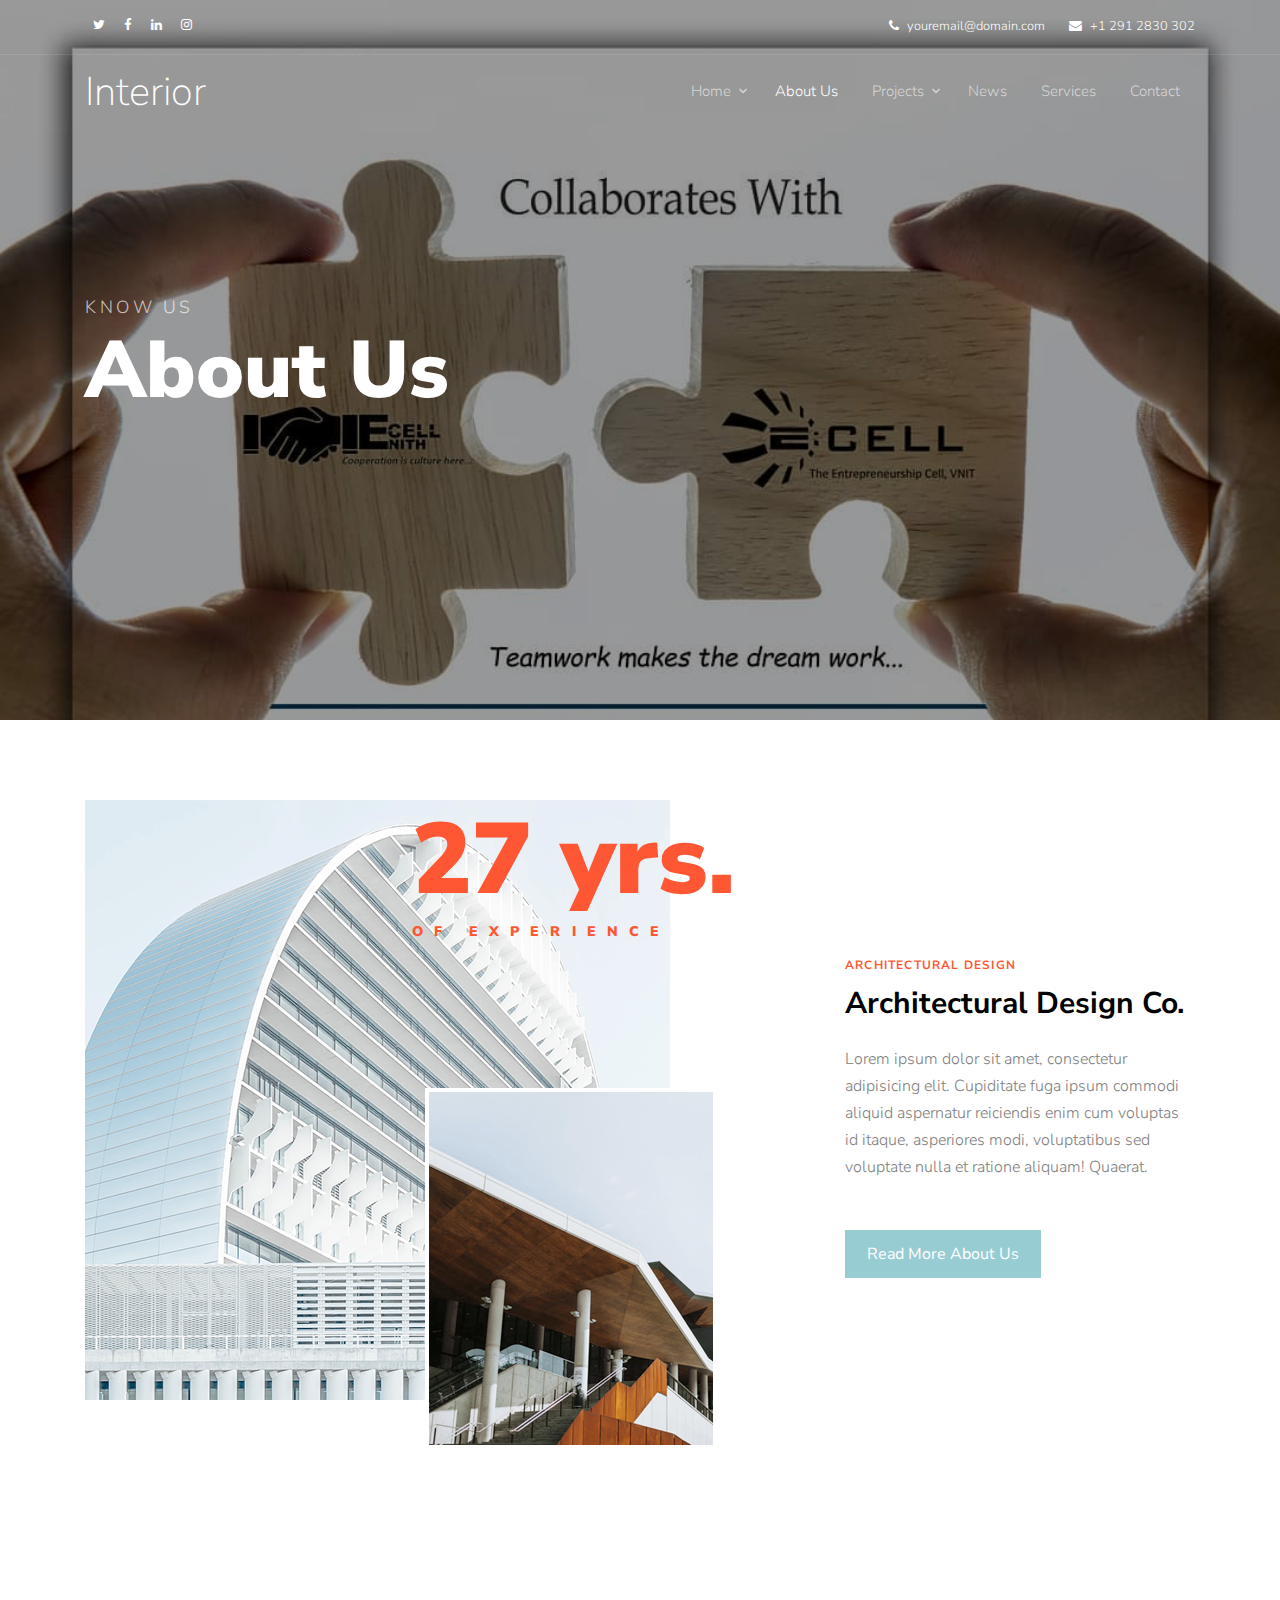
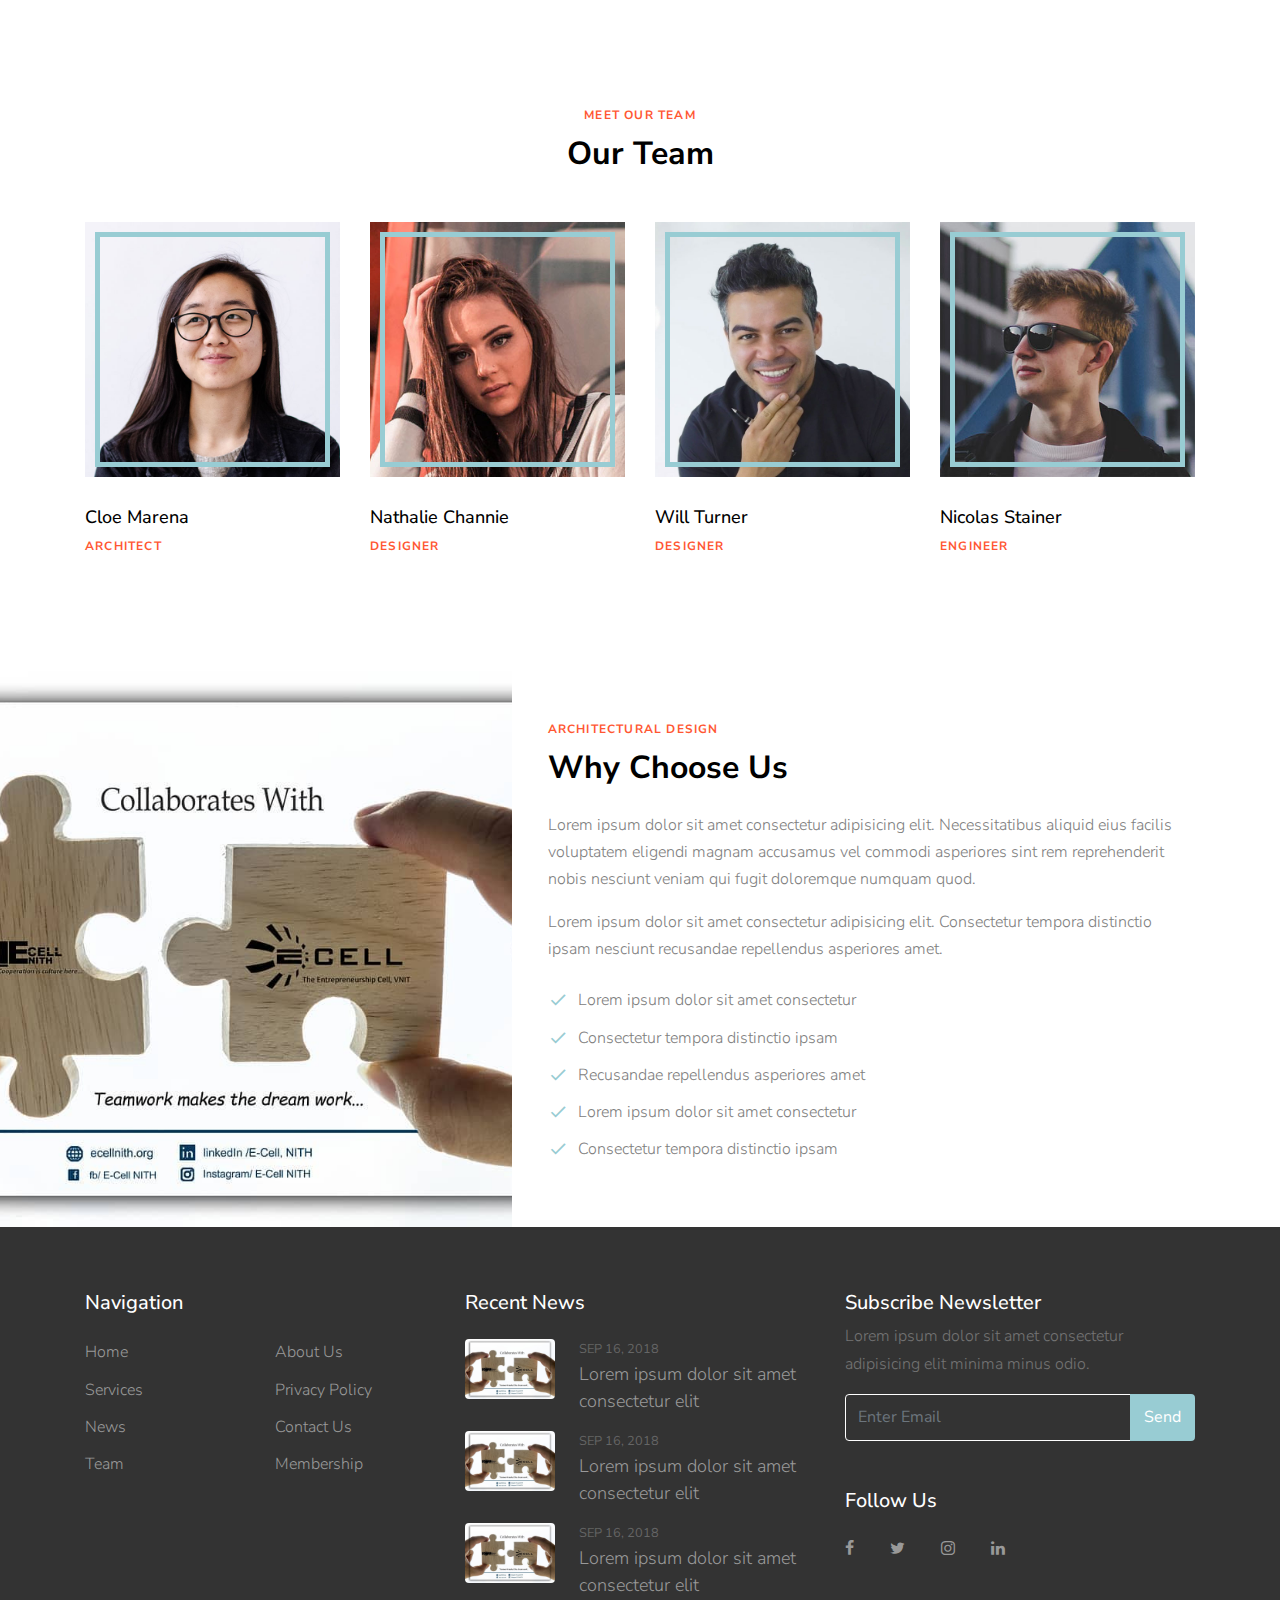
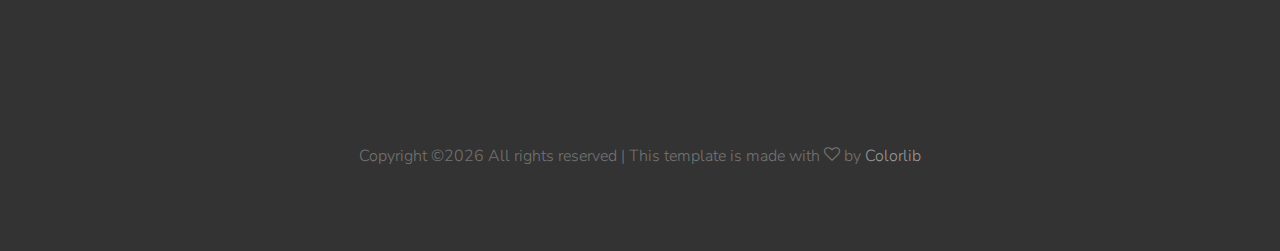
<file: about.html>
<!DOCTYPE html>
<html lang="en">
  <head>
    <title>Interior Design &mdash; Colorlib Website Template</title>
    <meta charset="utf-8">
    <meta name="viewport" content="width=device-width, initial-scale=1, shrink-to-fit=no">

    <link rel="stylesheet" href="https://fonts.googleapis.com/css?family=Nunito+Sans:200,300,400,700,900"> 
    <link rel="stylesheet" href="fonts/icomoon/style.css">

    <link rel="stylesheet" href="css/magnific-popup.css">
    <link rel="stylesheet" href="css/jquery-ui.css">
    <link rel="stylesheet" href="css/owl.carousel.min.css">
    <link rel="stylesheet" href="css/owl.theme.default.min.css">
    <link rel="stylesheet" href="css/bootstrap-datepicker.css">
    
    
    <link rel="stylesheet" href="fonts/flaticon/font/flaticon.css">
  
    <link rel="stylesheet" href="css/aos.css">

    <link rel="stylesheet" href="css/style.css">
    
  </head>
  <body>
  
  <div class="site-wrap">

    <div class="site-mobile-menu">
      <div class="site-mobile-menu-header">
        <div class="site-mobile-menu-close mt-3">
          <span class="icon-close2 js-menu-toggle"></span>
        </div>
      </div>
      <div class="site-mobile-menu-body"></div>
    </div> <!-- .site-mobile-menu -->
    
    
    <div class="site-navbar-wrap">
      <div class="site-navbar-top">
        <div class="container py-3">
          <div class="row align-items-center">
            <div class="col-6">
              <a href="#" class="p-2 pl-0"><span class="icon-twitter"></span></a>
              <a href="#" class="p-2 pl-0"><span class="icon-facebook"></span></a>
              <a href="#" class="p-2 pl-0"><span class="icon-linkedin"></span></a>
              <a href="#" class="p-2 pl-0"><span class="icon-instagram"></span></a>
            </div>
            <div class="col-6">
              <div class="d-flex ml-auto">
                <a href="#" class="d-flex align-items-center ml-auto mr-4">
                  <span class="icon-phone mr-2"></span>
                  <span class="d-none d-md-inline-block">youremail@domain.com</span>
                </a>
                <a href="#" class="d-flex align-items-center">
                  <span class="icon-envelope mr-2"></span>
                  <span class="d-none d-md-inline-block">+1 291 2830 302</span>
                </a>
              </div>
            </div>
          </div>
        </div>
      </div>
      <div class="site-navbar">
        <div class="container py-1">
          <div class="row align-items-center">
            <div class="col-2">
              <h1 class="mb-0 site-logo"><a href="index.html">Interior</a></h1>
            </div>
            <div class="col-10">
              <nav class="site-navigation text-right" role="navigation">
                <div class="container">
                  <div class="d-inline-block d-lg-none ml-md-0 mr-auto py-3"><a href="#" class="site-menu-toggle js-menu-toggle text-white"><span class="icon-menu h3"></span></a></div>

                  <ul class="site-menu js-clone-nav d-none d-lg-block">
                    <li class="has-children">
                      <a href="index.html">Home</a>
                      <ul class="dropdown arrow-top">
                        <li><a href="#">Menu One</a></li>
                        <li><a href="#">Menu Two</a></li>
                        <li><a href="#">Menu Three</a></li>
                        <li class="has-children">
                          <a href="#">Sub Menu</a>
                          <ul class="dropdown">
                            <li><a href="#">Menu One</a></li>
                            <li><a href="#">Menu Two</a></li>
                            <li><a href="#">Menu Three</a></li>
                          </ul>
                        </li>
                      </ul>
                    </li>
                    <li class="active"><a href="about.html">About Us</a></li>
                    <li class="has-children">
                      <a href="projects.html">Projects</a>
                      <ul class="dropdown arrow-top">
                        <li><a href="#">Menu One</a></li>
                        <li><a href="#">Menu Two</a></li>
                        <li><a href="#">Menu Three</a></li>
                      </ul>
                    </li>
                    <li><a href="news.html">News</a></li>
                    <li><a href="services.html">Services</a></li>
                    <li><a href="contact.html">Contact</a></li>
                  </ul>
                </div>
              </nav>
            </div>
          </div>
        </div>
      </div>
    </div>

    <div class="site-blocks-cover overlay inner-page" style="background-image: url(images/hero_bg_1.jpg);" data-aos="fade" data-stellar-background-ratio="0.5">
      <div class="container">
        <div class="row align-items-center">
          <div class="col-md-10">
            <span class="sub-text">Know Us</span>
            <h1>About Us</h1>
          </div>
        </div>
      </div>
    </div>  
    <div class="site-section about-section">
      <div class="container">
        <div class="row align-items-center mb-5 pb-5">
          <div class="col-lg-7 img-years mb-5 mb-lg-0">
            <span class="experience">
              <span class="years">27 yrs.</span>
              <span class="caption">of Experience</span>
            </span>
            <img src="images/about_1.png" alt="Image" class="img-fluid">
          </div>
          <div class="col-lg-4 ml-auto">
            <span class="sub-title">Architectural Design</span>
            <h3 class="mb-4">Architectural Design Co.</h3>
            <p class="mb-5">Lorem ipsum dolor sit amet, consectetur adipisicing elit. Cupiditate fuga ipsum commodi aliquid aspernatur reiciendis enim cum voluptas id itaque, asperiores modi, voluptatibus sed voluptate nulla et ratione aliquam! Quaerat.</p>
            <p><a href="#" class="btn btn-primary btn-lg rounded-0">Read More About Us</a></p>
          </div>
        </div>

        
      </div>
    </div>
    
    <div class="site-section">
      <div class="container">
        <div class="row">
          <div class="col-12 text-center">
            <span class="sub-title">Meet Our Team</span>
            <h2 class="font-weight-bold text-black mb-5">Our Team</h2>
          </div>
        </div>
        <div class="row">

          <div class="col-lg-3 col-md-6 mb-4">
            <div class="person">
              <div class="bio-img">
                <figure>
                  <img src="images/person_1.jpg" alt="Image" class="img-fluid">
                </figure>
                <div class="social">
                  <a href="#"><span class="icon-facebook"></span></a>
                  <a href="#"><span class="icon-twitter"></span></a>
                  <a href="#"><span class="icon-instagram"></span></a>
                </div>
              </div>
              <h2>Cloe Marena</h2>
              <span class="sub-title">Architect</span>
            </div>
          </div>

          <div class="col-lg-3 col-md-6 mb-4">
            <div class="person">
              <div class="bio-img">
                <figure>
                  <img src="images/person_2.jpg" alt="Image" class="img-fluid">
                </figure>
                <div class="social">
                  <a href="#"><span class="icon-facebook"></span></a>
                  <a href="#"><span class="icon-twitter"></span></a>
                  <a href="#"><span class="icon-instagram"></span></a>
                </div>
              </div>
              <h2>Nathalie Channie</h2>
              <span class="sub-title">Designer</span>
            </div>
          </div>
          
          <div class="col-lg-3 col-md-6 mb-4">
            <div class="person">
              <div class="bio-img">
                <figure>
                  <img src="images/person_3.jpg" alt="Image" class="img-fluid">
                </figure>
                <div class="social">
                  <a href="#"><span class="icon-facebook"></span></a>
                  <a href="#"><span class="icon-twitter"></span></a>
                  <a href="#"><span class="icon-instagram"></span></a>
                </div>
              </div>
              <h2>Will Turner</h2>
              <span class="sub-title">Designer</span>
            </div>
          </div>

          <div class="col-lg-3 col-md-6 mb-4">
            <div class="person">
              <div class="bio-img">
                <figure>
                  <img src="images/person_4.jpg" alt="Image" class="img-fluid">
                </figure>
                <div class="social">
                  <a href="#"><span class="icon-facebook"></span></a>
                  <a href="#"><span class="icon-twitter"></span></a>
                  <a href="#"><span class="icon-instagram"></span></a>
                </div>
              </div>
              <h2>Nicolas Stainer</h2>
              <span class="sub-title">Engineer</span>
            </div>
          </div>

        </div>
      </div>
    </div>


    <div class="site-half">
      <div class="img-bg-1" style="background-image: url('images/hero_bg_1.jpg');"></div>
      <div class="container">
        <div class="row no-gutters align-items-stretch">
          <div class="col-md-12 col-lg-7 ml-lg-auto py-5">
            <span class="sub-title">Architectural Design</span>
            <h2 class="font-weight-bold text-black font-secondary mb-4">Why Choose Us</h2>
            <p>Lorem ipsum dolor sit amet consectetur adipisicing elit. Necessitatibus aliquid eius facilis voluptatem eligendi magnam accusamus vel commodi asperiores sint rem reprehenderit nobis nesciunt veniam qui fugit doloremque numquam quod.</p>
            <p class="mb-4">Lorem ipsum dolor sit amet consectetur adipisicing elit. Consectetur tempora distinctio ipsam nesciunt recusandae repellendus asperiores amet.</p>  

            <ul class="list-unstyled ul-check primary">
              <li>Lorem ipsum dolor sit amet consectetur</li>
              <li>Consectetur tempora distinctio ipsam</li>
              <li>Recusandae repellendus asperiores amet</li>
              <li>Lorem ipsum dolor sit amet consectetur</li>
              <li>Consectetur tempora distinctio ipsam</li>
            </ul>
          </div>
        </div>
      </div>
    </div>

    <footer class="site-footer">
      <div class="container">
        <div class="row">
          <div class="col-lg-4 mb-5 mb-lg-0">
            <div class="row mb-5">
              <div class="col-md-12">
                <h3 class="footer-heading mb-4">Navigation</h3>
              </div>
              <div class="col-md-6 col-lg-6">
                <ul class="list-unstyled">
                  <li><a href="#">Home</a></li>
                  <li><a href="#">Services</a></li>
                  <li><a href="#">News</a></li>
                  <li><a href="#">Team</a></li>
                </ul>
              </div>
              <div class="col-md-6 col-lg-6">
                <ul class="list-unstyled">
                  <li><a href="#">About Us</a></li>
                  <li><a href="#">Privacy Policy</a></li>
                  <li><a href="#">Contact Us</a></li>
                  <li><a href="#">Membership</a></li>
                </ul>
              </div>
            </div>

            
          </div>
          <div class="col-lg-4">
           

            <div class="mb-5">
              <h3 class="footer-heading mb-4">Recent News</h3>
              <div class="block-25">
                <ul class="list-unstyled">
                  <li class="mb-3">
                    <a href="#" class="d-flex">
                      <figure class="image mr-4">
                        <img src="images/hero_bg_1.jpg" alt="" class="img-fluid">
                      </figure>
                      <div class="text">
                        <span class="small text-uppercase date">Sep 16, 2018</span>
                        <h3 class="heading font-weight-light">Lorem ipsum dolor sit amet consectetur elit</h3>
                      </div>
                    </a>
                  </li>
                  <li class="mb-3">
                    <a href="#" class="d-flex">
                      <figure class="image mr-4">
                        <img src="images/hero_bg_1.jpg" alt="" class="img-fluid">
                      </figure>
                      <div class="text">
                        <span class="small text-uppercase date">Sep 16, 2018</span>
                        <h3 class="heading font-weight-light">Lorem ipsum dolor sit amet consectetur elit</h3>
                      </div>
                    </a>
                  </li>
                  <li class="mb-3">
                    <a href="#" class="d-flex">
                      <figure class="image mr-4">
                        <img src="images/hero_bg_1.jpg" alt="" class="img-fluid">
                      </figure>
                      <div class="text">
                        <span class="small text-uppercase date">Sep 16, 2018</span>
                        <h3 class="heading font-weight-light">Lorem ipsum dolor sit amet consectetur elit</h3>
                      </div>
                    </a>
                  </li>
                </ul>
              </div>
            </div>
            
          </div>
          

          <div class="col-lg-4 mb-5 mb-lg-0">

            <div class="mb-5">
              <h3 class="footer-heading mb-2">Subscribe Newsletter</h3>
              <p>Lorem ipsum dolor sit amet consectetur adipisicing elit minima minus odio.</p>

              <form action="#" method="post">
                <div class="input-group mb-3">
                  <input type="text" class="form-control border-white text-white bg-transparent" placeholder="Enter Email" aria-label="Enter Email" aria-describedby="button-addon2">
                  <div class="input-group-append">
                    <button class="btn btn-primary" type="button" id="button-addon2">Send</button>
                  </div>
                </div>
              </form>

            </div>

            <div class="row">
              <div class="col-md-12">
                <h3 class="footer-heading mb-4">Follow Us</h3>

                <div>
                  <a href="#" class="pl-0 pr-3"><span class="icon-facebook"></span></a>
                  <a href="#" class="pl-3 pr-3"><span class="icon-twitter"></span></a>
                  <a href="#" class="pl-3 pr-3"><span class="icon-instagram"></span></a>
                  <a href="#" class="pl-3 pr-3"><span class="icon-linkedin"></span></a>
                </div>
              </div>
            </div>


          </div>
          
        </div>
        <div class="row pt-5 mt-5 text-center">
          <div class="col-md-12">
            <p>
            <!-- Link back to Colorlib can't be removed. Template is licensed under CC BY 3.0. -->
            Copyright &copy;<script>document.write(new Date().getFullYear());</script> All rights reserved | This template is made with <i class="icon-heart-o" aria-hidden="true"></i> by <a href="https://colorlib.com" target="_blank" >Colorlib</a>
            <!-- Link back to Colorlib can't be removed. Template is licensed under CC BY 3.0. -->
            </p>
          </div>
          
        </div>
      </div>
    </footer>
  </div>

  <script src="js/jquery-3.3.1.min.js"></script>
  <script src="js/jquery-migrate-3.0.1.min.js"></script>
  <script src="js/jquery-ui.js"></script>
  <script src="js/popper.min.js"></script>
  <script src="js/bootstrap.min.js"></script>
  <script src="js/owl.carousel.min.js"></script>
  <script src="js/jquery.stellar.min.js"></script>
  <script src="js/jquery.countdown.min.js"></script>
  <script src="js/jquery.magnific-popup.min.js"></script>
  <script src="js/bootstrap-datepicker.min.js"></script>
  <script src="js/aos.js"></script>

  <script src="js/main.js"></script>
    
  </body>
</html>
</file>
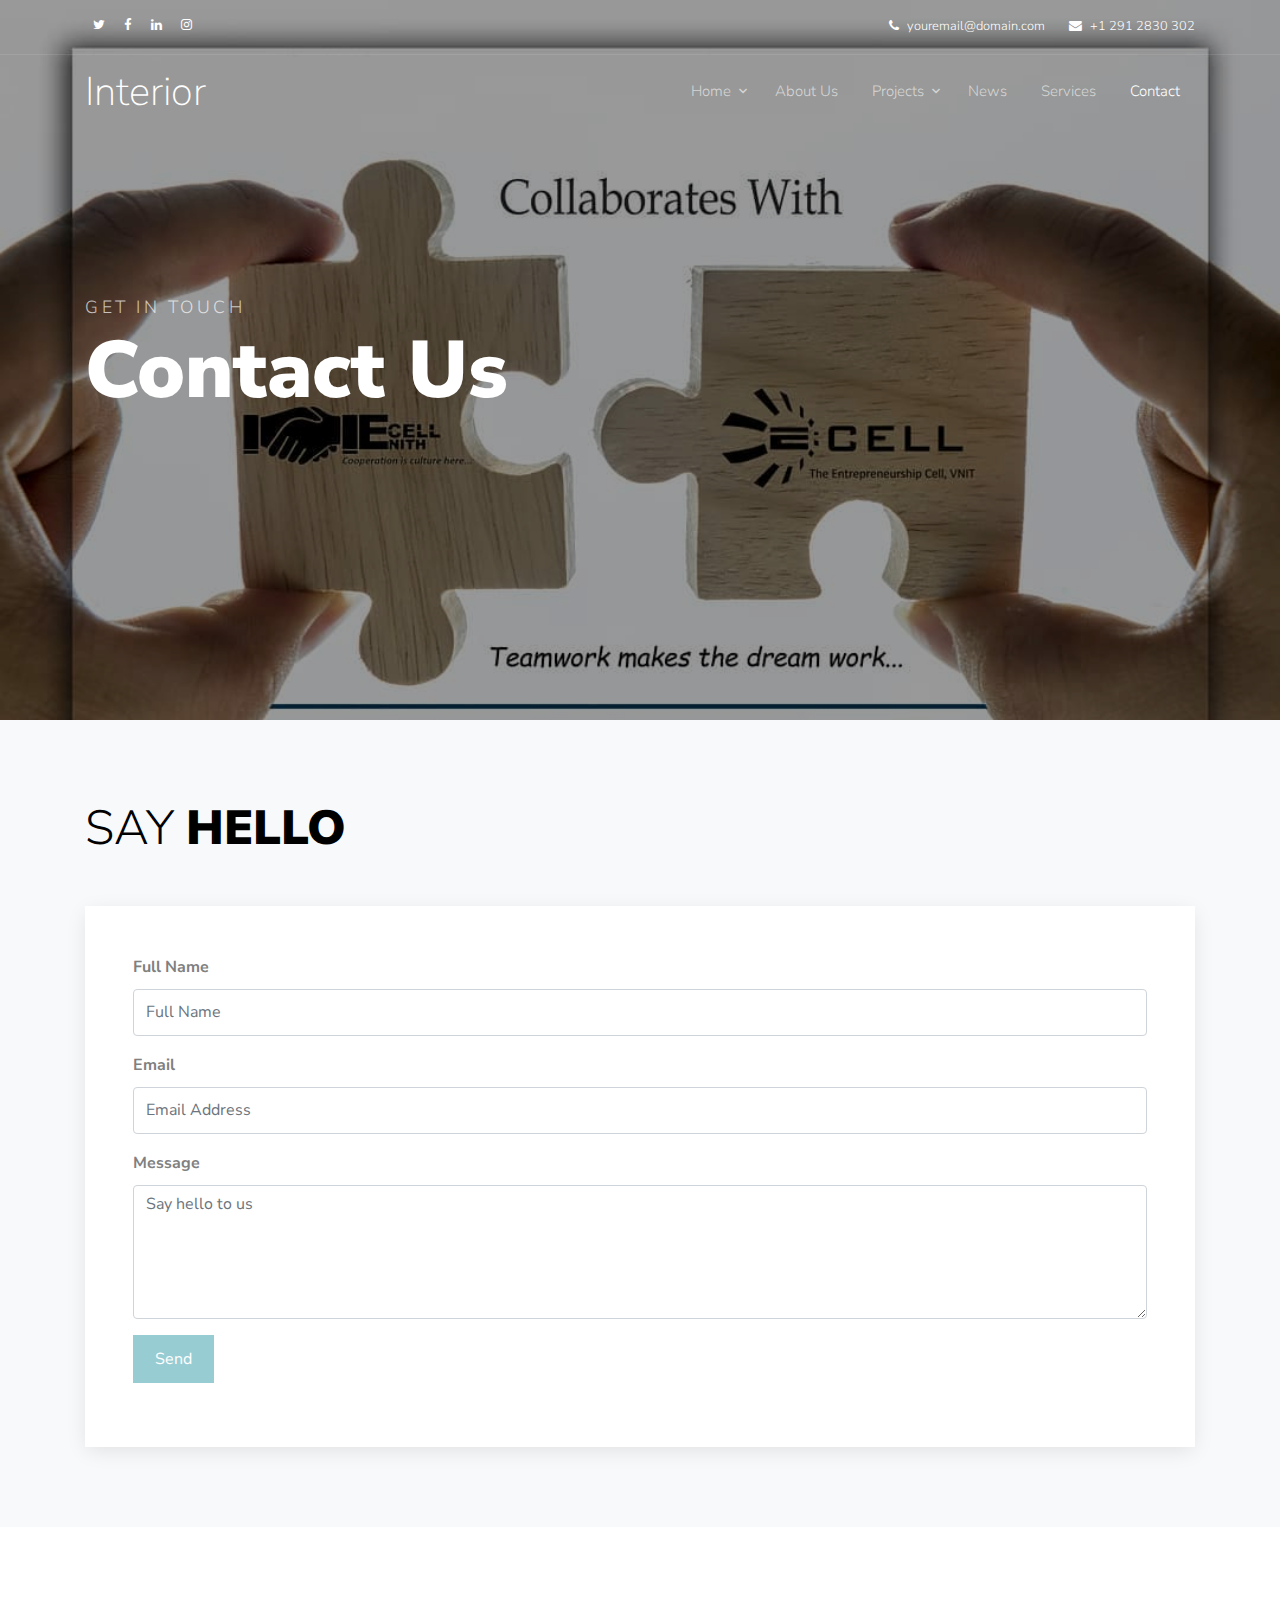
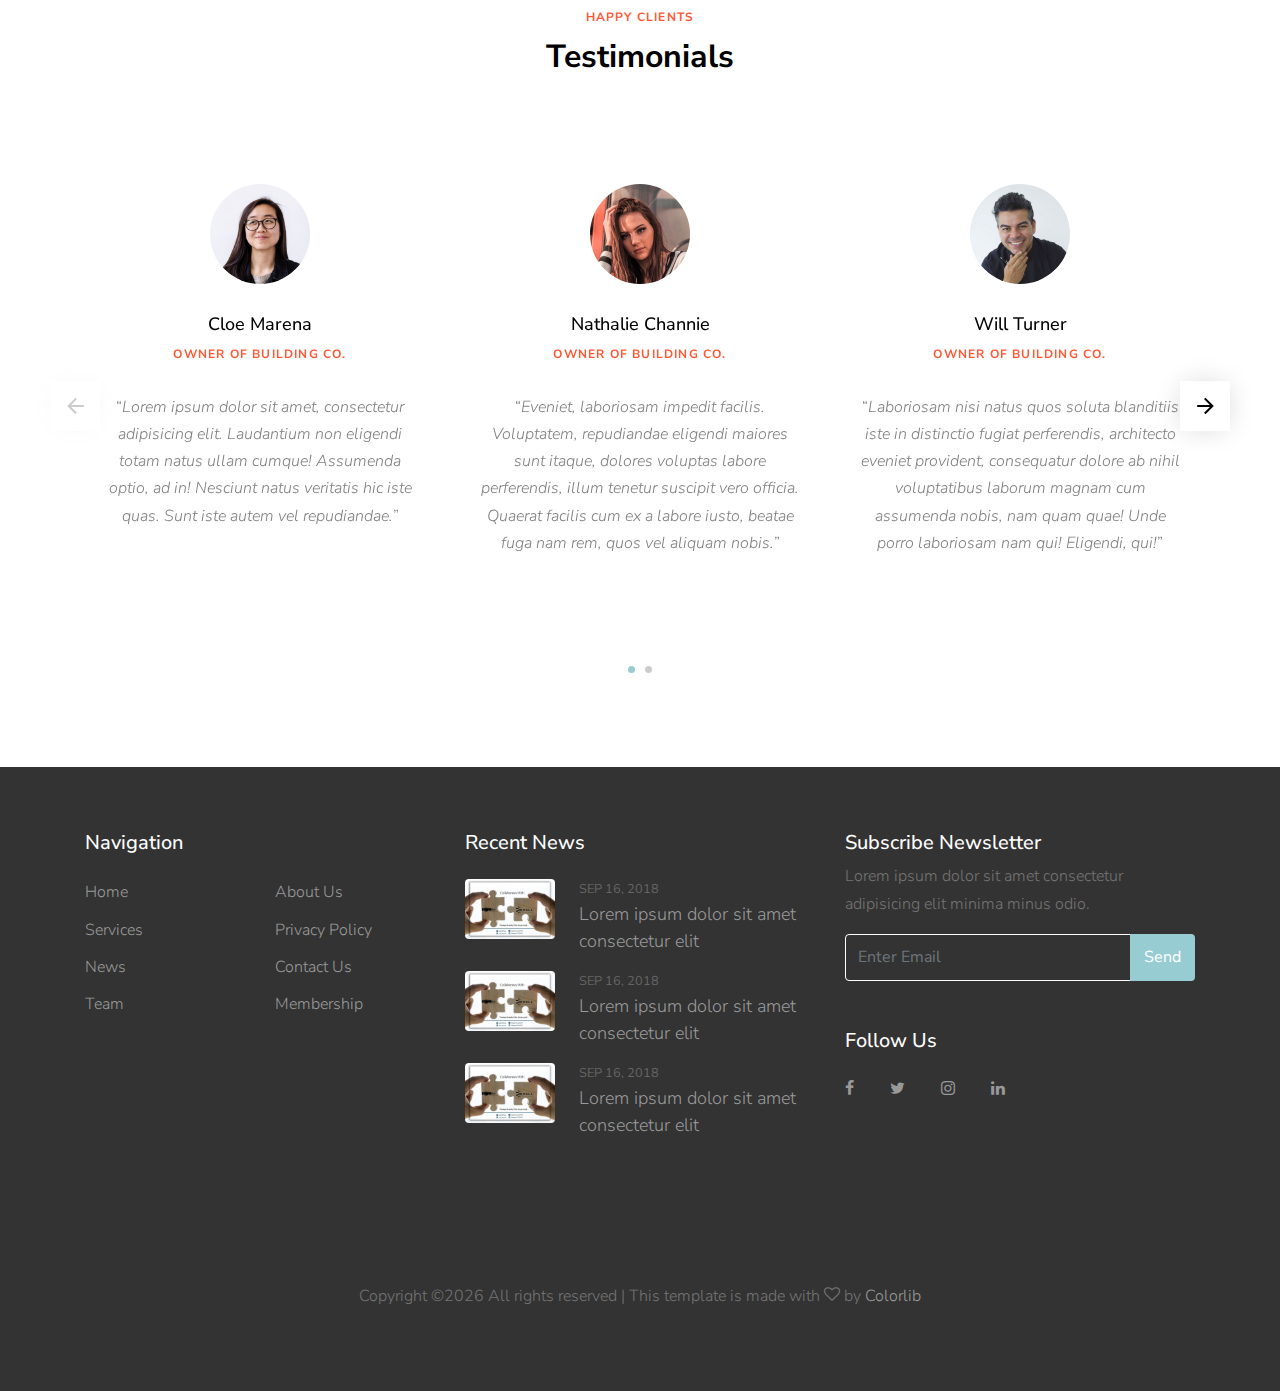
<file: contact.html>
<!DOCTYPE html>
<html lang="en">
  <head>
    <title>Interior Design &mdash; Colorlib Website Template</title>
    <meta charset="utf-8">
    <meta name="viewport" content="width=device-width, initial-scale=1, shrink-to-fit=no">

    <link rel="stylesheet" href="https://fonts.googleapis.com/css?family=Nunito+Sans:200,300,400,700,900"> 
    <link rel="stylesheet" href="fonts/icomoon/style.css">

    <link rel="stylesheet" href="css/magnific-popup.css">
    <link rel="stylesheet" href="css/jquery-ui.css">
    <link rel="stylesheet" href="css/owl.carousel.min.css">
    <link rel="stylesheet" href="css/owl.theme.default.min.css">
    <link rel="stylesheet" href="css/bootstrap-datepicker.css">
    
    
    <link rel="stylesheet" href="fonts/flaticon/font/flaticon.css">
  
    <link rel="stylesheet" href="css/aos.css">

    <link rel="stylesheet" href="css/style.css">
    
  </head>
  <body>
  
  <div class="site-wrap">

    <div class="site-mobile-menu">
      <div class="site-mobile-menu-header">
        <div class="site-mobile-menu-close mt-3">
          <span class="icon-close2 js-menu-toggle"></span>
        </div>
      </div>
      <div class="site-mobile-menu-body"></div>
    </div> <!-- .site-mobile-menu -->
    
    
    <div class="site-navbar-wrap">
      <div class="site-navbar-top">
        <div class="container py-3">
          <div class="row align-items-center">
            <div class="col-6">
              <a href="#" class="p-2 pl-0"><span class="icon-twitter"></span></a>
              <a href="#" class="p-2 pl-0"><span class="icon-facebook"></span></a>
              <a href="#" class="p-2 pl-0"><span class="icon-linkedin"></span></a>
              <a href="#" class="p-2 pl-0"><span class="icon-instagram"></span></a>
            </div>
            <div class="col-6">
              <div class="d-flex ml-auto">
                <a href="#" class="d-flex align-items-center ml-auto mr-4">
                  <span class="icon-phone mr-2"></span>
                  <span class="d-none d-md-inline-block">youremail@domain.com</span>
                </a>
                <a href="#" class="d-flex align-items-center">
                  <span class="icon-envelope mr-2"></span>
                  <span class="d-none d-md-inline-block">+1 291 2830 302</span>
                </a>
              </div>
            </div>
          </div>
        </div>
      </div>
      <div class="site-navbar">
        <div class="container py-1">
          <div class="row align-items-center">
            <div class="col-2">
              <h1 class="mb-0 site-logo"><a href="index.html">Interior</a></h1>
            </div>
            <div class="col-10">
              <nav class="site-navigation text-right" role="navigation">
                <div class="container">
                  <div class="d-inline-block d-lg-none ml-md-0 mr-auto py-3"><a href="#" class="site-menu-toggle js-menu-toggle text-white"><span class="icon-menu h3"></span></a></div>

                  <ul class="site-menu js-clone-nav d-none d-lg-block">
                    <li class="has-children">
                      <a href="index.html">Home</a>
                      <ul class="dropdown arrow-top">
                        <li><a href="#">Menu One</a></li>
                        <li><a href="#">Menu Two</a></li>
                        <li><a href="#">Menu Three</a></li>
                        <li class="has-children">
                          <a href="#">Sub Menu</a>
                          <ul class="dropdown">
                            <li><a href="#">Menu One</a></li>
                            <li><a href="#">Menu Two</a></li>
                            <li><a href="#">Menu Three</a></li>
                          </ul>
                        </li>
                      </ul>
                    </li>
                    <li><a href="about.html">About Us</a></li>
                    <li class="has-children">
                      <a href="projects.html">Projects</a>
                      <ul class="dropdown arrow-top">
                        <li><a href="#">Menu One</a></li>
                        <li><a href="#">Menu Two</a></li>
                        <li><a href="#">Menu Three</a></li>
                      </ul>
                    </li>
                    <li><a href="news.html">News</a></li>
                    <li><a href="services.html">Services</a></li>
                    <li class="active"><a href="contact.html">Contact</a></li>
                  </ul>
                </div>
              </nav>
            </div>
          </div>
        </div>
      </div>
    </div>

    <div class="site-blocks-cover overlay inner-page" style="background-image: url(images/hero_bg_1.jpg);" data-aos="fade" data-stellar-background-ratio="0.5">
      <div class="container">
        <div class="row align-items-center">
          <div class="col-md-10">
            <span class="sub-text">Get In Touch</span>
            <h1>Contact Us</h1>
          </div>
        </div>
      </div>
    </div>  

    <div class="site-section bg-light">
      <div class="container">
        <div class="row">
          
          <div class="col-md-12 col-lg-12">
          
            <h2 class="site-heading text-black mb-5">Say  <strong>Hello</strong></h2>
          
            <form action="#" class="p-5 bg-white">

              <div class="row form-group">
                <div class="col-md-12 mb-3 mb-md-0">
                  <label class="font-weight-bold" for="fullname">Full Name</label>
                  <input type="text" id="fullname" class="form-control" placeholder="Full Name">
                </div>
              </div>
              <div class="row form-group">
                <div class="col-md-12">
                  <label class="font-weight-bold" for="email">Email</label>
                  <input type="email" id="email" class="form-control" placeholder="Email Address">
                </div>
              </div>

              

              <div class="row form-group">
                <div class="col-md-12">
                  <label class="font-weight-bold" for="message">Message</label> 
                  <textarea name="message" id="message" cols="30" rows="5" class="form-control" placeholder="Say hello to us"></textarea>
                </div>
              </div>

              <div class="row form-group">
                <div class="col-md-12">
                  <input type="submit" value="Send" class="btn btn-primary rounded-0 btn-lg">
                </div>
              </div>

  
            </form>
          </div>
        </div>
      </div>
    </div>

    <div class="container site-section block-13 testimonial-wrap">

      <div class="row">
        <div class="col-12 text-center">
          <span class="sub-title">Happy Clients</span>
          <h2 class="font-weight-bold text-black mb-5">Testimonials</h2>
        </div>
      </div>
      
      <div class="nonloop-block-13 owl-carousel">
        
        <div class="testimony">
          <img src="images/person_1.jpg" alt="Image" class="img-fluid">
          <h3>Cloe Marena</h3>
          <span class="sub-title">Owner of Building Co.</span>
          <p>&ldquo;<em>Lorem ipsum dolor sit amet, consectetur adipisicing elit. Laudantium non eligendi totam natus ullam cumque! Assumenda optio, ad in! Nesciunt natus veritatis hic iste quas. Sunt iste autem vel repudiandae.</em>&rdquo;</p>
        </div>
      
        <div class="testimony">
          <img src="images/person_2.jpg" alt="Image" class="img-fluid">
          <h3>Nathalie Channie</h3>
          <span class="sub-title">Owner of Building Co.</span>
          <p>&ldquo;<em>Eveniet, laboriosam impedit facilis. Voluptatem, repudiandae eligendi maiores sunt itaque, dolores voluptas labore perferendis, illum tenetur suscipit vero officia. Quaerat facilis cum ex a labore iusto, beatae fuga nam rem, quos vel aliquam nobis.</em>&rdquo;</p>
        </div>

        <div class="testimony">
          <img src="images/person_3.jpg" alt="Image" class="img-fluid">
          <h3>Will Turner</h3>
          <span class="sub-title">Owner of Building Co.</span>
          <p>&ldquo;<em>Laboriosam nisi natus quos soluta blanditiis iste in distinctio fugiat perferendis, architecto eveniet provident, consequatur dolore ab nihil voluptatibus laborum magnam cum assumenda nobis, nam quam quae! Unde porro laboriosam nam qui! Eligendi, qui!</em>&rdquo;</p>
        </div>

        <div class="testimony">
          <img src="images/person_4.jpg" alt="Image" class="img-fluid">
          <h3>Nicolas Stainer</h3>
          <span class="sub-title">Owner of Building Co.</span>
          <p>&ldquo;<em>Voluptatibus sed vero corporis reiciendis, ducimus iste aliquam doloribus voluptas nam quo assumenda perferendis excepturi accusantium, ipsam minus tempora earum exercitationem laborum. Delectus voluptate quaerat repellat obcaecati. Qui nemo ad similique facere modi dolores.</em>&rdquo;</p>
        </div>
      </div>
    </div>

    

    <footer class="site-footer">
      <div class="container">
        <div class="row">
          <div class="col-lg-4 mb-5 mb-lg-0">
            <div class="row mb-5">
              <div class="col-md-12">
                <h3 class="footer-heading mb-4">Navigation</h3>
              </div>
              <div class="col-md-6 col-lg-6">
                <ul class="list-unstyled">
                  <li><a href="#">Home</a></li>
                  <li><a href="#">Services</a></li>
                  <li><a href="#">News</a></li>
                  <li><a href="#">Team</a></li>
                </ul>
              </div>
              <div class="col-md-6 col-lg-6">
                <ul class="list-unstyled">
                  <li><a href="#">About Us</a></li>
                  <li><a href="#">Privacy Policy</a></li>
                  <li><a href="#">Contact Us</a></li>
                  <li><a href="#">Membership</a></li>
                </ul>
              </div>
            </div>

            
          </div>
          <div class="col-lg-4">
           

            <div class="mb-5">
              <h3 class="footer-heading mb-4">Recent News</h3>
              <div class="block-25">
                <ul class="list-unstyled">
                  <li class="mb-3">
                    <a href="#" class="d-flex">
                      <figure class="image mr-4">
                        <img src="images/hero_bg_1.jpg" alt="" class="img-fluid">
                      </figure>
                      <div class="text">
                        <span class="small text-uppercase date">Sep 16, 2018</span>
                        <h3 class="heading font-weight-light">Lorem ipsum dolor sit amet consectetur elit</h3>
                      </div>
                    </a>
                  </li>
                  <li class="mb-3">
                    <a href="#" class="d-flex">
                      <figure class="image mr-4">
                        <img src="images/hero_bg_1.jpg" alt="" class="img-fluid">
                      </figure>
                      <div class="text">
                        <span class="small text-uppercase date">Sep 16, 2018</span>
                        <h3 class="heading font-weight-light">Lorem ipsum dolor sit amet consectetur elit</h3>
                      </div>
                    </a>
                  </li>
                  <li class="mb-3">
                    <a href="#" class="d-flex">
                      <figure class="image mr-4">
                        <img src="images/hero_bg_1.jpg" alt="" class="img-fluid">
                      </figure>
                      <div class="text">
                        <span class="small text-uppercase date">Sep 16, 2018</span>
                        <h3 class="heading font-weight-light">Lorem ipsum dolor sit amet consectetur elit</h3>
                      </div>
                    </a>
                  </li>
                </ul>
              </div>
            </div>
            
          </div>
          

          <div class="col-lg-4 mb-5 mb-lg-0">

            <div class="mb-5">
              <h3 class="footer-heading mb-2">Subscribe Newsletter</h3>
              <p>Lorem ipsum dolor sit amet consectetur adipisicing elit minima minus odio.</p>

              <form action="#" method="post">
                <div class="input-group mb-3">
                  <input type="text" class="form-control border-white text-white bg-transparent" placeholder="Enter Email" aria-label="Enter Email" aria-describedby="button-addon2">
                  <div class="input-group-append">
                    <button class="btn btn-primary" type="button" id="button-addon2">Send</button>
                  </div>
                </div>
              </form>

            </div>

            <div class="row">
              <div class="col-md-12">
                <h3 class="footer-heading mb-4">Follow Us</h3>

                <div>
                  <a href="#" class="pl-0 pr-3"><span class="icon-facebook"></span></a>
                  <a href="#" class="pl-3 pr-3"><span class="icon-twitter"></span></a>
                  <a href="#" class="pl-3 pr-3"><span class="icon-instagram"></span></a>
                  <a href="#" class="pl-3 pr-3"><span class="icon-linkedin"></span></a>
                </div>
              </div>
            </div>


          </div>
          
        </div>
        <div class="row pt-5 mt-5 text-center">
          <div class="col-md-12">
            <p>
            <!-- Link back to Colorlib can't be removed. Template is licensed under CC BY 3.0. -->
            Copyright &copy;<script>document.write(new Date().getFullYear());</script> All rights reserved | This template is made with <i class="icon-heart-o" aria-hidden="true"></i> by <a href="https://colorlib.com" target="_blank" >Colorlib</a>
            <!-- Link back to Colorlib can't be removed. Template is licensed under CC BY 3.0. -->
            </p>
          </div>
          
        </div>
      </div>
    </footer>
  </div>

  <script src="js/jquery-3.3.1.min.js"></script>
  <script src="js/jquery-migrate-3.0.1.min.js"></script>
  <script src="js/jquery-ui.js"></script>
  <script src="js/popper.min.js"></script>
  <script src="js/bootstrap.min.js"></script>
  <script src="js/owl.carousel.min.js"></script>
  <script src="js/jquery.stellar.min.js"></script>
  <script src="js/jquery.countdown.min.js"></script>
  <script src="js/jquery.magnific-popup.min.js"></script>
  <script src="js/bootstrap-datepicker.min.js"></script>
  <script src="js/aos.js"></script>

  <script src="js/main.js"></script>
    
  </body>
</html>
</file>
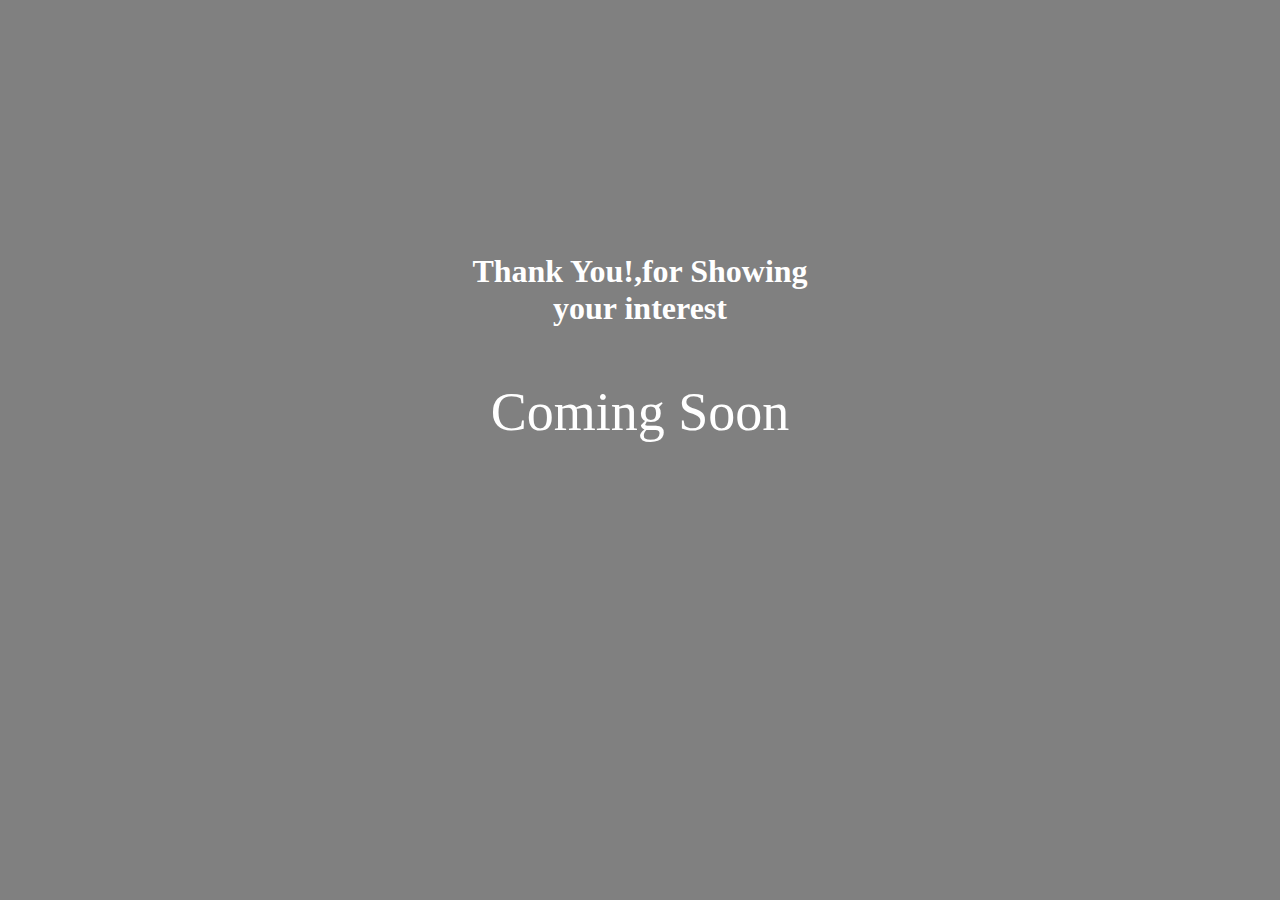
<file: e.html>
<!DOCTYPE html>
<html lang="en">

<head>
  <meta charset="UTF-8" />
  <meta name="viewport" content="width=device-width, initial-scale=1.0" />
  <meta http-equiv="X-UA-Compatible" content="ie=edge" />
  <link rel="stylesheet" href="thank.css" />
  <title>Registration Form</title>
</head>
<body style="background-image: url(https://nith.ac.in/wp-content/uploads/2016/10/43.jpg);
opacity:1;" data-aos="fade" data-stellar-background-ratio="0.5">
	<div class="thank" >
       <h1>
          Thank You!,for Showing your interest
       </h1>
       <p>Coming Soon</p>
    </div>  
</body>


</html>
</file>
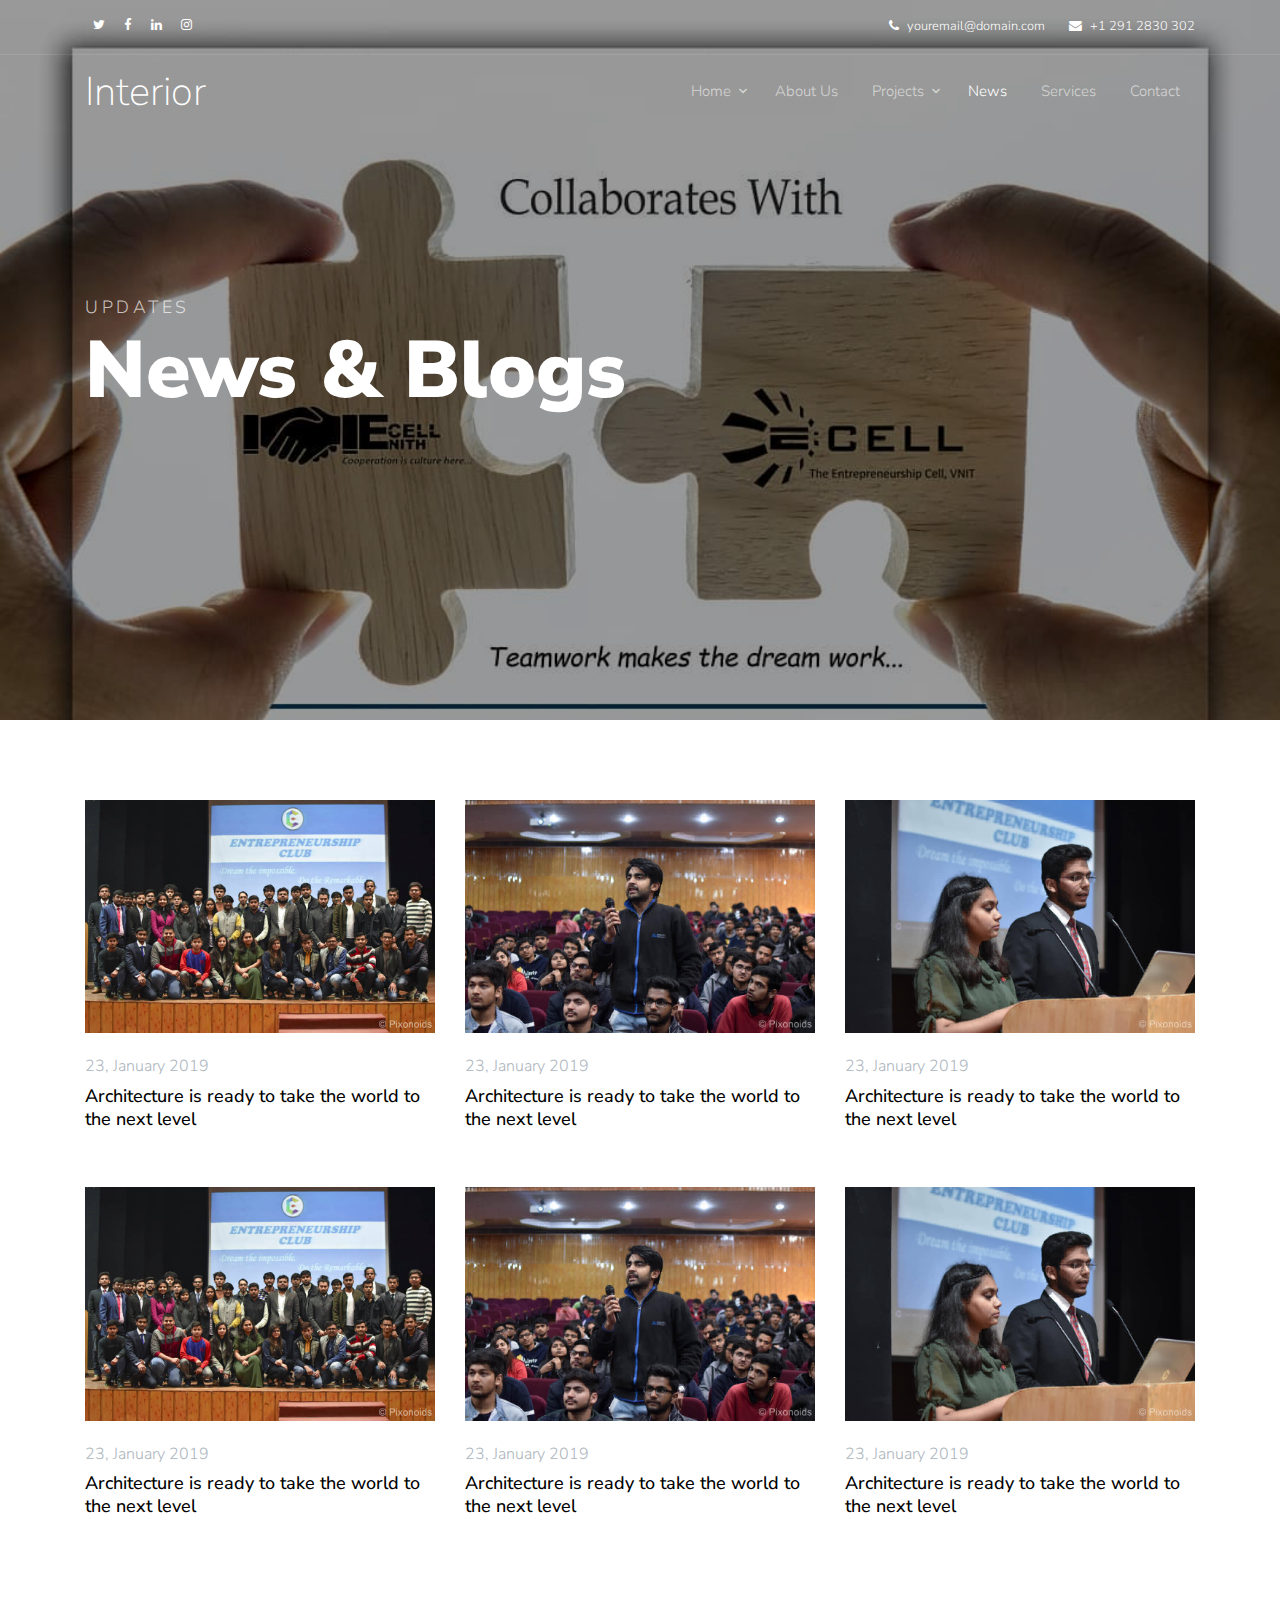
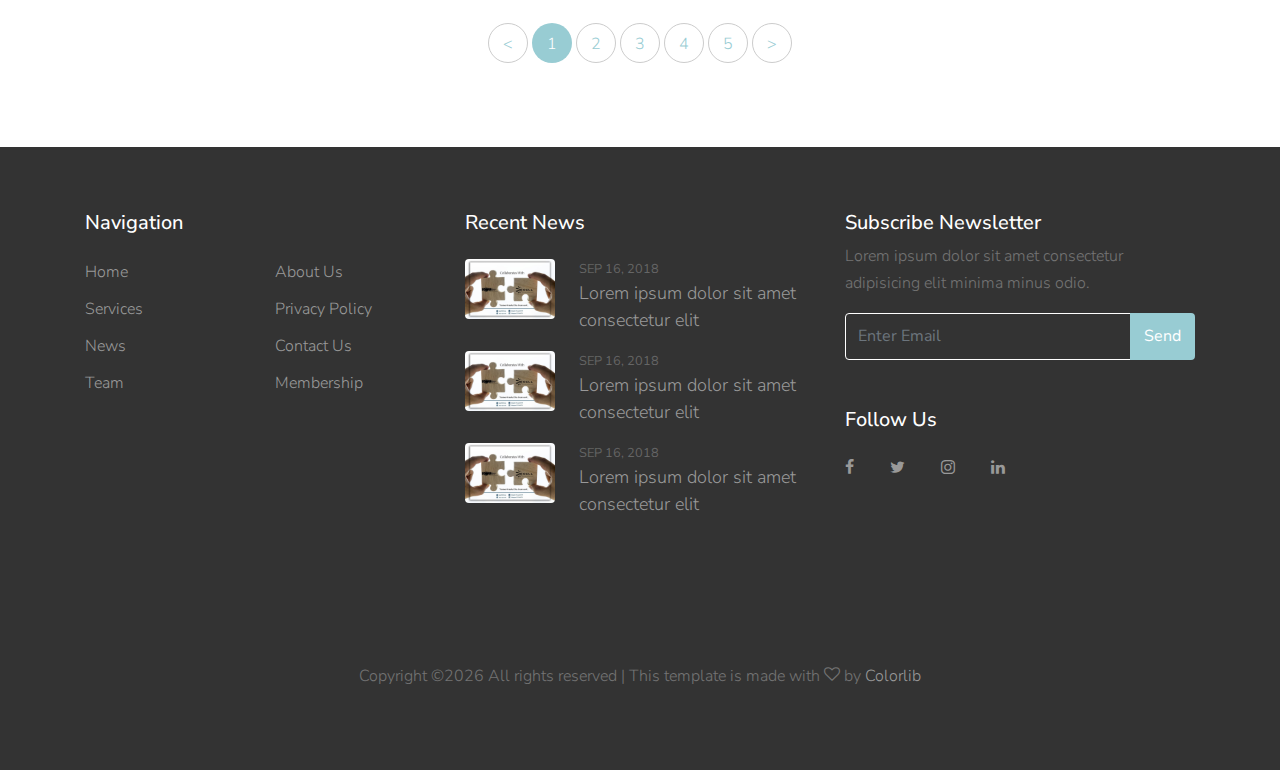
<file: news.html>
<!DOCTYPE html>
<html lang="en">
  <head>
    <title>Interior Design &mdash; Colorlib Website Template</title>
    <meta charset="utf-8">
    <meta name="viewport" content="width=device-width, initial-scale=1, shrink-to-fit=no">

    <link rel="stylesheet" href="https://fonts.googleapis.com/css?family=Nunito+Sans:200,300,400,700,900"> 
    <link rel="stylesheet" href="fonts/icomoon/style.css">

    <link rel="stylesheet" href="css/magnific-popup.css">
    <link rel="stylesheet" href="css/jquery-ui.css">
    <link rel="stylesheet" href="css/owl.carousel.min.css">
    <link rel="stylesheet" href="css/owl.theme.default.min.css">
    <link rel="stylesheet" href="css/bootstrap-datepicker.css">
    
    
    <link rel="stylesheet" href="fonts/flaticon/font/flaticon.css">
  
    <link rel="stylesheet" href="css/aos.css">

    <link rel="stylesheet" href="css/style.css">
    
  </head>
  <body>
  
  <div class="site-wrap">

    <div class="site-mobile-menu">
      <div class="site-mobile-menu-header">
        <div class="site-mobile-menu-close mt-3">
          <span class="icon-close2 js-menu-toggle"></span>
        </div>
      </div>
      <div class="site-mobile-menu-body"></div>
    </div> <!-- .site-mobile-menu -->
    
    
    <div class="site-navbar-wrap">
      <div class="site-navbar-top">
        <div class="container py-3">
          <div class="row align-items-center">
            <div class="col-6">
              <a href="#" class="p-2 pl-0"><span class="icon-twitter"></span></a>
              <a href="#" class="p-2 pl-0"><span class="icon-facebook"></span></a>
              <a href="#" class="p-2 pl-0"><span class="icon-linkedin"></span></a>
              <a href="#" class="p-2 pl-0"><span class="icon-instagram"></span></a>
            </div>
            <div class="col-6">
              <div class="d-flex ml-auto">
                <a href="#" class="d-flex align-items-center ml-auto mr-4">
                  <span class="icon-phone mr-2"></span>
                  <span class="d-none d-md-inline-block">youremail@domain.com</span>
                </a>
                <a href="#" class="d-flex align-items-center">
                  <span class="icon-envelope mr-2"></span>
                  <span class="d-none d-md-inline-block">+1 291 2830 302</span>
                </a>
              </div>
            </div>
          </div>
        </div>
      </div>
      <div class="site-navbar">
        <div class="container py-1">
          <div class="row align-items-center">
            <div class="col-2">
              <h1 class="mb-0 site-logo"><a href="index.html">Interior</a></h1>
            </div>
            <div class="col-10">
              <nav class="site-navigation text-right" role="navigation">
                <div class="container">
                  <div class="d-inline-block d-lg-none ml-md-0 mr-auto py-3"><a href="#" class="site-menu-toggle js-menu-toggle text-white"><span class="icon-menu h3"></span></a></div>

                  <ul class="site-menu js-clone-nav d-none d-lg-block">
                    <li class="has-children">
                      <a href="index.html">Home</a>
                      <ul class="dropdown arrow-top">
                        <li><a href="#">Menu One</a></li>
                        <li><a href="#">Menu Two</a></li>
                        <li><a href="#">Menu Three</a></li>
                        <li class="has-children">
                          <a href="#">Sub Menu</a>
                          <ul class="dropdown">
                            <li><a href="#">Menu One</a></li>
                            <li><a href="#">Menu Two</a></li>
                            <li><a href="#">Menu Three</a></li>
                          </ul>
                        </li>
                      </ul>
                    </li>
                    <li><a href="about.html">About Us</a></li>
                    <li class="has-children">
                      <a href="projects.html">Projects</a>
                      <ul class="dropdown arrow-top">
                        <li><a href="#">Menu One</a></li>
                        <li><a href="#">Menu Two</a></li>
                        <li><a href="#">Menu Three</a></li>
                      </ul>
                    </li>
                    <li class="active"><a href="news.html">News</a></li>
                    <li><a href="services.html">Services</a></li>
                    <li><a href="contact.html">Contact</a></li>
                  </ul>
                </div>
              </nav>
            </div>
          </div>
        </div>
      </div>
    </div>

    <div class="site-blocks-cover overlay inner-page" style="background-image: url(images/hero_bg_1.jpg);" data-aos="fade" data-stellar-background-ratio="0.5">
      <div class="container">
        <div class="row align-items-center">
          <div class="col-md-10">
            <span class="sub-text">Updates</span>
            <h1>News &amp; Blogs</h1>
          </div>
        </div>
      </div>
    </div>  

    <div class="site-section">
      <div class="container">
        <div class="row mb-5">
          <div class="col-lg-4 col-md-6 mb-5 post-entry">
            <a href="#" class="d-block figure">
              <img src="images/img_1.jpg" alt="Image" class="img-fluid">
            </a>
            <span class="text-muted d-block mb-1">23, January 2019</span>
            <h3><a href="#">Architecture is ready to take the world to the next level </a></h3>
          </div>
          <div class="col-lg-4 col-md-6 mb-5 post-entry">
            <a href="#" class="d-block figure">
              <img src="images/img_2.jpg" alt="Image" class="img-fluid">
            </a>
            <span class="text-muted d-block mb-1">23, January 2019</span>
            <h3><a href="#">Architecture is ready to take the world to the next level </a></h3>
          </div>
          <div class="col-lg-4 col-md-6 mb-5 post-entry">
            <a href="#" class="d-block figure">
              <img src="images/img_3.jpg" alt="Image" class="img-fluid">
            </a>
            <span class="text-muted d-block mb-1">23, January 2019</span>
            <h3><a href="#">Architecture is ready to take the world to the next level </a></h3>
          </div>

          <div class="col-lg-4 col-md-6 mb-5 post-entry">
            <a href="#" class="d-block figure">
              <img src="images/img_1.jpg" alt="Image" class="img-fluid">
            </a>
            <span class="text-muted d-block mb-1">23, January 2019</span>
            <h3><a href="#">Architecture is ready to take the world to the next level </a></h3>
          </div>
          <div class="col-lg-4 col-md-6 mb-5 post-entry">
            <a href="#" class="d-block figure">
              <img src="images/img_2.jpg" alt="Image" class="img-fluid">
            </a>
            <span class="text-muted d-block mb-1">23, January 2019</span>
            <h3><a href="#">Architecture is ready to take the world to the next level </a></h3>
          </div>
          <div class="col-lg-4 col-md-6 mb-5 post-entry">
            <a href="#" class="d-block figure">
              <img src="images/img_3.jpg" alt="Image" class="img-fluid">
            </a>
            <span class="text-muted d-block mb-1">23, January 2019</span>
            <h3><a href="#">Architecture is ready to take the world to the next level </a></h3>
          </div>
        </div>

        <div class="row">
          <div class="col-md-12 text-center">
            <div class="site-block-27">
              <ul>
                <li><a href="#">&lt;</a></li>
                <li class="active"><span>1</span></li>
                <li><a href="#">2</a></li>
                <li><a href="#">3</a></li>
                <li><a href="#">4</a></li>
                <li><a href="#">5</a></li>
                <li><a href="#">&gt;</a></li>
              </ul>
            </div>
          </div>
        </div>
      </div>
    </div>

    

    <footer class="site-footer">
      <div class="container">
        <div class="row">
          <div class="col-lg-4 mb-5 mb-lg-0">
            <div class="row mb-5">
              <div class="col-md-12">
                <h3 class="footer-heading mb-4">Navigation</h3>
              </div>
              <div class="col-md-6 col-lg-6">
                <ul class="list-unstyled">
                  <li><a href="#">Home</a></li>
                  <li><a href="#">Services</a></li>
                  <li><a href="#">News</a></li>
                  <li><a href="#">Team</a></li>
                </ul>
              </div>
              <div class="col-md-6 col-lg-6">
                <ul class="list-unstyled">
                  <li><a href="#">About Us</a></li>
                  <li><a href="#">Privacy Policy</a></li>
                  <li><a href="#">Contact Us</a></li>
                  <li><a href="#">Membership</a></li>
                </ul>
              </div>
            </div>

            
          </div>
          <div class="col-lg-4">
           

            <div class="mb-5">
              <h3 class="footer-heading mb-4">Recent News</h3>
              <div class="block-25">
                <ul class="list-unstyled">
                  <li class="mb-3">
                    <a href="#" class="d-flex">
                      <figure class="image mr-4">
                        <img src="images/hero_bg_1.jpg" alt="" class="img-fluid">
                      </figure>
                      <div class="text">
                        <span class="small text-uppercase date">Sep 16, 2018</span>
                        <h3 class="heading font-weight-light">Lorem ipsum dolor sit amet consectetur elit</h3>
                      </div>
                    </a>
                  </li>
                  <li class="mb-3">
                    <a href="#" class="d-flex">
                      <figure class="image mr-4">
                        <img src="images/hero_bg_1.jpg" alt="" class="img-fluid">
                      </figure>
                      <div class="text">
                        <span class="small text-uppercase date">Sep 16, 2018</span>
                        <h3 class="heading font-weight-light">Lorem ipsum dolor sit amet consectetur elit</h3>
                      </div>
                    </a>
                  </li>
                  <li class="mb-3">
                    <a href="#" class="d-flex">
                      <figure class="image mr-4">
                        <img src="images/hero_bg_1.jpg" alt="" class="img-fluid">
                      </figure>
                      <div class="text">
                        <span class="small text-uppercase date">Sep 16, 2018</span>
                        <h3 class="heading font-weight-light">Lorem ipsum dolor sit amet consectetur elit</h3>
                      </div>
                    </a>
                  </li>
                </ul>
              </div>
            </div>
            
          </div>
          

          <div class="col-lg-4 mb-5 mb-lg-0">

            <div class="mb-5">
              <h3 class="footer-heading mb-2">Subscribe Newsletter</h3>
              <p>Lorem ipsum dolor sit amet consectetur adipisicing elit minima minus odio.</p>

              <form action="#" method="post">
                <div class="input-group mb-3">
                  <input type="text" class="form-control border-white text-white bg-transparent" placeholder="Enter Email" aria-label="Enter Email" aria-describedby="button-addon2">
                  <div class="input-group-append">
                    <button class="btn btn-primary" type="button" id="button-addon2">Send</button>
                  </div>
                </div>
              </form>

            </div>

            <div class="row">
              <div class="col-md-12">
                <h3 class="footer-heading mb-4">Follow Us</h3>

                <div>
                  <a href="#" class="pl-0 pr-3"><span class="icon-facebook"></span></a>
                  <a href="#" class="pl-3 pr-3"><span class="icon-twitter"></span></a>
                  <a href="#" class="pl-3 pr-3"><span class="icon-instagram"></span></a>
                  <a href="#" class="pl-3 pr-3"><span class="icon-linkedin"></span></a>
                </div>
              </div>
            </div>


          </div>
          
        </div>
        <div class="row pt-5 mt-5 text-center">
          <div class="col-md-12">
            <p>
            <!-- Link back to Colorlib can't be removed. Template is licensed under CC BY 3.0. -->
            Copyright &copy;<script>document.write(new Date().getFullYear());</script> All rights reserved | This template is made with <i class="icon-heart-o" aria-hidden="true"></i> by <a href="https://colorlib.com" target="_blank" >Colorlib</a>
            <!-- Link back to Colorlib can't be removed. Template is licensed under CC BY 3.0. -->
            </p>
          </div>
          
        </div>
      </div>
    </footer>
  </div>

  <script src="js/jquery-3.3.1.min.js"></script>
  <script src="js/jquery-migrate-3.0.1.min.js"></script>
  <script src="js/jquery-ui.js"></script>
  <script src="js/popper.min.js"></script>
  <script src="js/bootstrap.min.js"></script>
  <script src="js/owl.carousel.min.js"></script>
  <script src="js/jquery.stellar.min.js"></script>
  <script src="js/jquery.countdown.min.js"></script>
  <script src="js/jquery.magnific-popup.min.js"></script>
  <script src="js/bootstrap-datepicker.min.js"></script>
  <script src="js/aos.js"></script>

  <script src="js/main.js"></script>
    
  </body>
</html>
</file>
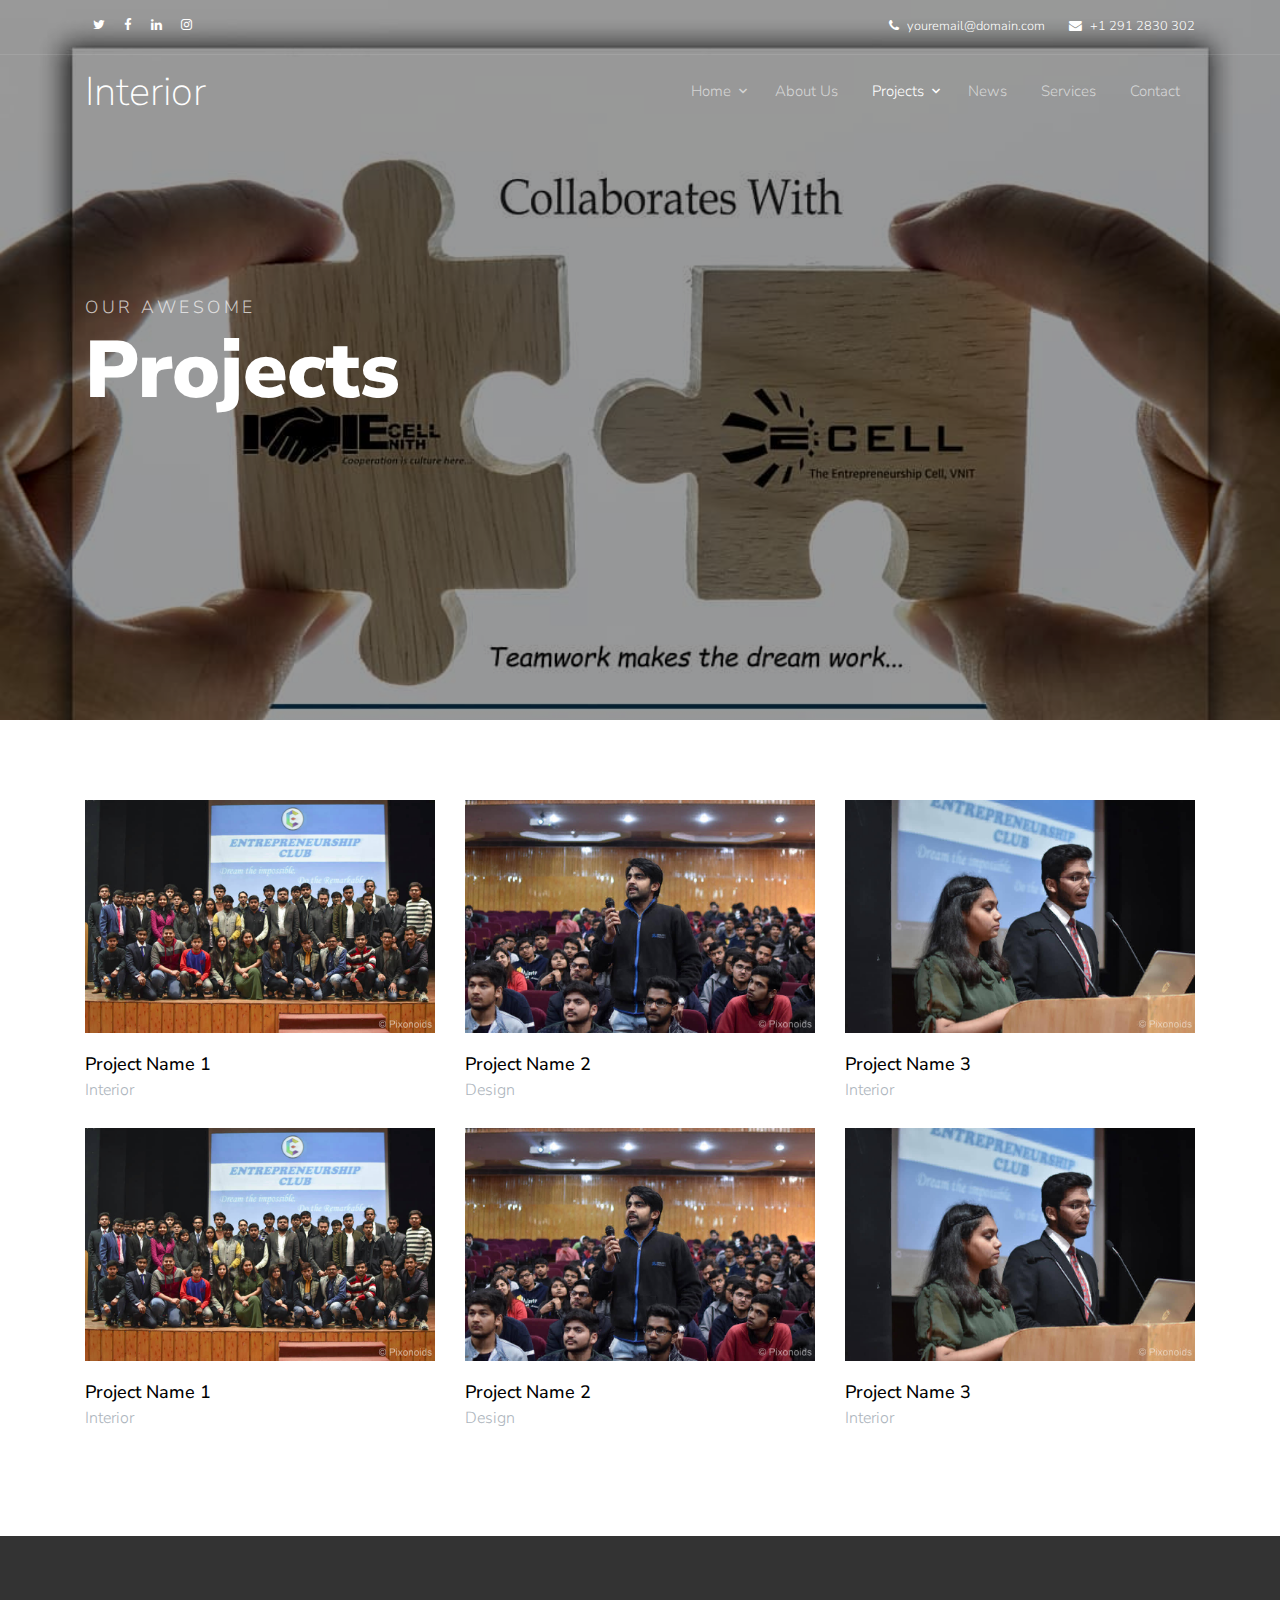
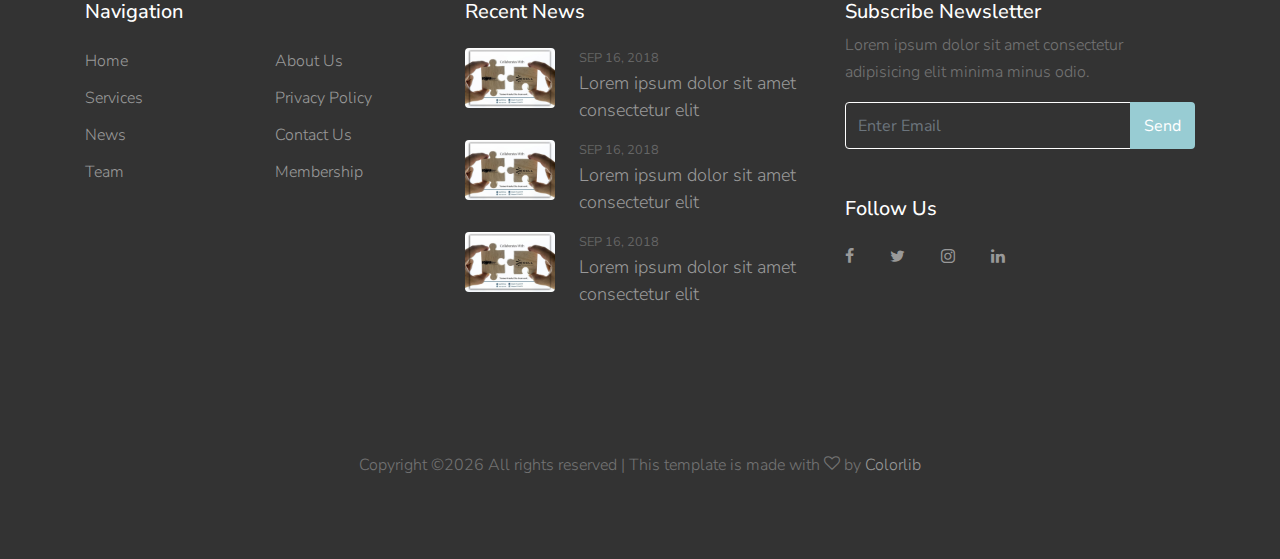
<file: projects.html>
<!DOCTYPE html>
<html lang="en">
  <head>
    <title>Interior Design &mdash; Colorlib Website Template</title>
    <meta charset="utf-8">
    <meta name="viewport" content="width=device-width, initial-scale=1, shrink-to-fit=no">

    <link rel="stylesheet" href="https://fonts.googleapis.com/css?family=Nunito+Sans:200,300,400,700,900"> 
    <link rel="stylesheet" href="fonts/icomoon/style.css">

    <link rel="stylesheet" href="css/magnific-popup.css">
    <link rel="stylesheet" href="css/jquery-ui.css">
    <link rel="stylesheet" href="css/owl.carousel.min.css">
    <link rel="stylesheet" href="css/owl.theme.default.min.css">
    <link rel="stylesheet" href="css/bootstrap-datepicker.css">
    
    
    <link rel="stylesheet" href="fonts/flaticon/font/flaticon.css">
  
    <link rel="stylesheet" href="css/aos.css">

    <link rel="stylesheet" href="css/style.css">
    
  </head>
  <body>
  
  <div class="site-wrap">

    <div class="site-mobile-menu">
      <div class="site-mobile-menu-header">
        <div class="site-mobile-menu-close mt-3">
          <span class="icon-close2 js-menu-toggle"></span>
        </div>
      </div>
      <div class="site-mobile-menu-body"></div>
    </div> <!-- .site-mobile-menu -->
    
    
    <div class="site-navbar-wrap">
      <div class="site-navbar-top">
        <div class="container py-3">
          <div class="row align-items-center">
            <div class="col-6">
              <a href="#" class="p-2 pl-0"><span class="icon-twitter"></span></a>
              <a href="#" class="p-2 pl-0"><span class="icon-facebook"></span></a>
              <a href="#" class="p-2 pl-0"><span class="icon-linkedin"></span></a>
              <a href="#" class="p-2 pl-0"><span class="icon-instagram"></span></a>
            </div>
            <div class="col-6">
              <div class="d-flex ml-auto">
                <a href="#" class="d-flex align-items-center ml-auto mr-4">
                  <span class="icon-phone mr-2"></span>
                  <span class="d-none d-md-inline-block">youremail@domain.com</span>
                </a>
                <a href="#" class="d-flex align-items-center">
                  <span class="icon-envelope mr-2"></span>
                  <span class="d-none d-md-inline-block">+1 291 2830 302</span>
                </a>
              </div>
            </div>
          </div>
        </div>
      </div>
      <div class="site-navbar">
        <div class="container py-1">
          <div class="row align-items-center">
            <div class="col-2">
              <h1 class="mb-0 site-logo"><a href="index.html">Interior</a></h1>
            </div>
            <div class="col-10">
              <nav class="site-navigation text-right" role="navigation">
                <div class="container">
                  <div class="d-inline-block d-lg-none ml-md-0 mr-auto py-3"><a href="#" class="site-menu-toggle js-menu-toggle text-white"><span class="icon-menu h3"></span></a></div>

                  <ul class="site-menu js-clone-nav d-none d-lg-block">
                    <li class="has-children">
                      <a href="index.html">Home</a>
                      <ul class="dropdown arrow-top">
                        <li><a href="#">Menu One</a></li>
                        <li><a href="#">Menu Two</a></li>
                        <li><a href="#">Menu Three</a></li>
                        <li class="has-children">
                          <a href="#">Sub Menu</a>
                          <ul class="dropdown">
                            <li><a href="#">Menu One</a></li>
                            <li><a href="#">Menu Two</a></li>
                            <li><a href="#">Menu Three</a></li>
                          </ul>
                        </li>
                      </ul>
                    </li>
                    <li><a href="about.html">About Us</a></li>
                    <li class="has-children active">
                      <a href="projects.html">Projects</a>
                      <ul class="dropdown arrow-top">
                        <li><a href="#">Menu One</a></li>
                        <li><a href="#">Menu Two</a></li>
                        <li><a href="#">Menu Three</a></li>
                      </ul>
                    </li>
                    <li><a href="news.html">News</a></li>
                    <li><a href="services.html">Services</a></li>
                    <li><a href="contact.html">Contact</a></li>
                  </ul>
                </div>
              </nav>
            </div>
          </div>
        </div>
      </div>
    </div>

    <div class="site-blocks-cover overlay inner-page" style="background-image: url(images/hero_bg_1.jpg);" data-aos="fade" data-stellar-background-ratio="0.5">
      <div class="container">
        <div class="row align-items-center">
          <div class="col-md-10">
            <span class="sub-text">Our Awesome</span>
            <h1>Projects</h1>
          </div>
        </div>
      </div>
    </div>  

    <div class="site-section">
      <div class="container">
        <div class="row">
          <div class="col-lg-4 col-md-6 mb-4 project-entry">
            <a href="#" class="d-block figure">
              <img src="images/img_1.jpg" alt="Image" class="img-fluid">
            </a>
            <h3 class="mb-0"><a href="#">Project Name 1</a></h3>
            <span class="text-muted">Interior</span>
          </div>
          <div class="col-lg-4 col-md-6 mb-4 project-entry">
            <a href="#" class="d-block figure">
              <img src="images/img_2.jpg" alt="Image" class="img-fluid">
            </a>
            <h3 class="mb-0"><a href="#">Project Name 2</a></h3>
            <span class="text-muted">Design</span>
          </div>
          <div class="col-lg-4 col-md-6 mb-4 project-entry">
            <a href="#" class="d-block figure">
              <img src="images/img_3.jpg" alt="Image" class="img-fluid">
            </a>
            <h3 class="mb-0"><a href="#">Project Name 3</a></h3>
            <span class="text-muted">Interior</span>
          </div>

          <div class="col-lg-4 col-md-6 mb-4 project-entry">
            <a href="#" class="d-block figure">
              <img src="images/img_1.jpg" alt="Image" class="img-fluid">
            </a>
            <h3 class="mb-0"><a href="#">Project Name 1</a></h3>
            <span class="text-muted">Interior</span>
          </div>
          <div class="col-lg-4 col-md-6 mb-4 project-entry">
            <a href="#" class="d-block figure">
              <img src="images/img_2.jpg" alt="Image" class="img-fluid">
            </a>
            <h3 class="mb-0"><a href="#">Project Name 2</a></h3>
            <span class="text-muted">Design</span>
          </div>
          <div class="col-lg-4 col-md-6 mb-4 project-entry">
            <a href="#" class="d-block figure">
              <img src="images/img_3.jpg" alt="Image" class="img-fluid">
            </a>
            <h3 class="mb-0"><a href="#">Project Name 3</a></h3>
            <span class="text-muted">Interior</span>
          </div>
        </div>
      </div>
    </div>

    

    <footer class="site-footer">
      <div class="container">
        <div class="row">
          <div class="col-lg-4 mb-5 mb-lg-0">
            <div class="row mb-5">
              <div class="col-md-12">
                <h3 class="footer-heading mb-4">Navigation</h3>
              </div>
              <div class="col-md-6 col-lg-6">
                <ul class="list-unstyled">
                  <li><a href="#">Home</a></li>
                  <li><a href="#">Services</a></li>
                  <li><a href="#">News</a></li>
                  <li><a href="#">Team</a></li>
                </ul>
              </div>
              <div class="col-md-6 col-lg-6">
                <ul class="list-unstyled">
                  <li><a href="#">About Us</a></li>
                  <li><a href="#">Privacy Policy</a></li>
                  <li><a href="#">Contact Us</a></li>
                  <li><a href="#">Membership</a></li>
                </ul>
              </div>
            </div>

            
          </div>
          <div class="col-lg-4">
           

            <div class="mb-5">
              <h3 class="footer-heading mb-4">Recent News</h3>
              <div class="block-25">
                <ul class="list-unstyled">
                  <li class="mb-3">
                    <a href="#" class="d-flex">
                      <figure class="image mr-4">
                        <img src="images/hero_bg_1.jpg" alt="" class="img-fluid">
                      </figure>
                      <div class="text">
                        <span class="small text-uppercase date">Sep 16, 2018</span>
                        <h3 class="heading font-weight-light">Lorem ipsum dolor sit amet consectetur elit</h3>
                      </div>
                    </a>
                  </li>
                  <li class="mb-3">
                    <a href="#" class="d-flex">
                      <figure class="image mr-4">
                        <img src="images/hero_bg_1.jpg" alt="" class="img-fluid">
                      </figure>
                      <div class="text">
                        <span class="small text-uppercase date">Sep 16, 2018</span>
                        <h3 class="heading font-weight-light">Lorem ipsum dolor sit amet consectetur elit</h3>
                      </div>
                    </a>
                  </li>
                  <li class="mb-3">
                    <a href="#" class="d-flex">
                      <figure class="image mr-4">
                        <img src="images/hero_bg_1.jpg" alt="" class="img-fluid">
                      </figure>
                      <div class="text">
                        <span class="small text-uppercase date">Sep 16, 2018</span>
                        <h3 class="heading font-weight-light">Lorem ipsum dolor sit amet consectetur elit</h3>
                      </div>
                    </a>
                  </li>
                </ul>
              </div>
            </div>
            
          </div>
          

          <div class="col-lg-4 mb-5 mb-lg-0">

            <div class="mb-5">
              <h3 class="footer-heading mb-2">Subscribe Newsletter</h3>
              <p>Lorem ipsum dolor sit amet consectetur adipisicing elit minima minus odio.</p>

              <form action="#" method="post">
                <div class="input-group mb-3">
                  <input type="text" class="form-control border-white text-white bg-transparent" placeholder="Enter Email" aria-label="Enter Email" aria-describedby="button-addon2">
                  <div class="input-group-append">
                    <button class="btn btn-primary" type="button" id="button-addon2">Send</button>
                  </div>
                </div>
              </form>

            </div>

            <div class="row">
              <div class="col-md-12">
                <h3 class="footer-heading mb-4">Follow Us</h3>

                <div>
                  <a href="#" class="pl-0 pr-3"><span class="icon-facebook"></span></a>
                  <a href="#" class="pl-3 pr-3"><span class="icon-twitter"></span></a>
                  <a href="#" class="pl-3 pr-3"><span class="icon-instagram"></span></a>
                  <a href="#" class="pl-3 pr-3"><span class="icon-linkedin"></span></a>
                </div>
              </div>
            </div>


          </div>
          
        </div>
        <div class="row pt-5 mt-5 text-center">
          <div class="col-md-12">
            <p>
            <!-- Link back to Colorlib can't be removed. Template is licensed under CC BY 3.0. -->
            Copyright &copy;<script>document.write(new Date().getFullYear());</script> All rights reserved | This template is made with <i class="icon-heart-o" aria-hidden="true"></i> by <a href="https://colorlib.com" target="_blank" >Colorlib</a>
            <!-- Link back to Colorlib can't be removed. Template is licensed under CC BY 3.0. -->
            </p>
          </div>
          
        </div>
      </div>
    </footer>
  </div>

  <script src="js/jquery-3.3.1.min.js"></script>
  <script src="js/jquery-migrate-3.0.1.min.js"></script>
  <script src="js/jquery-ui.js"></script>
  <script src="js/popper.min.js"></script>
  <script src="js/bootstrap.min.js"></script>
  <script src="js/owl.carousel.min.js"></script>
  <script src="js/jquery.stellar.min.js"></script>
  <script src="js/jquery.countdown.min.js"></script>
  <script src="js/jquery.magnific-popup.min.js"></script>
  <script src="js/bootstrap-datepicker.min.js"></script>
  <script src="js/aos.js"></script>

  <script src="js/main.js"></script>
    
  </body>
</html>
</file>
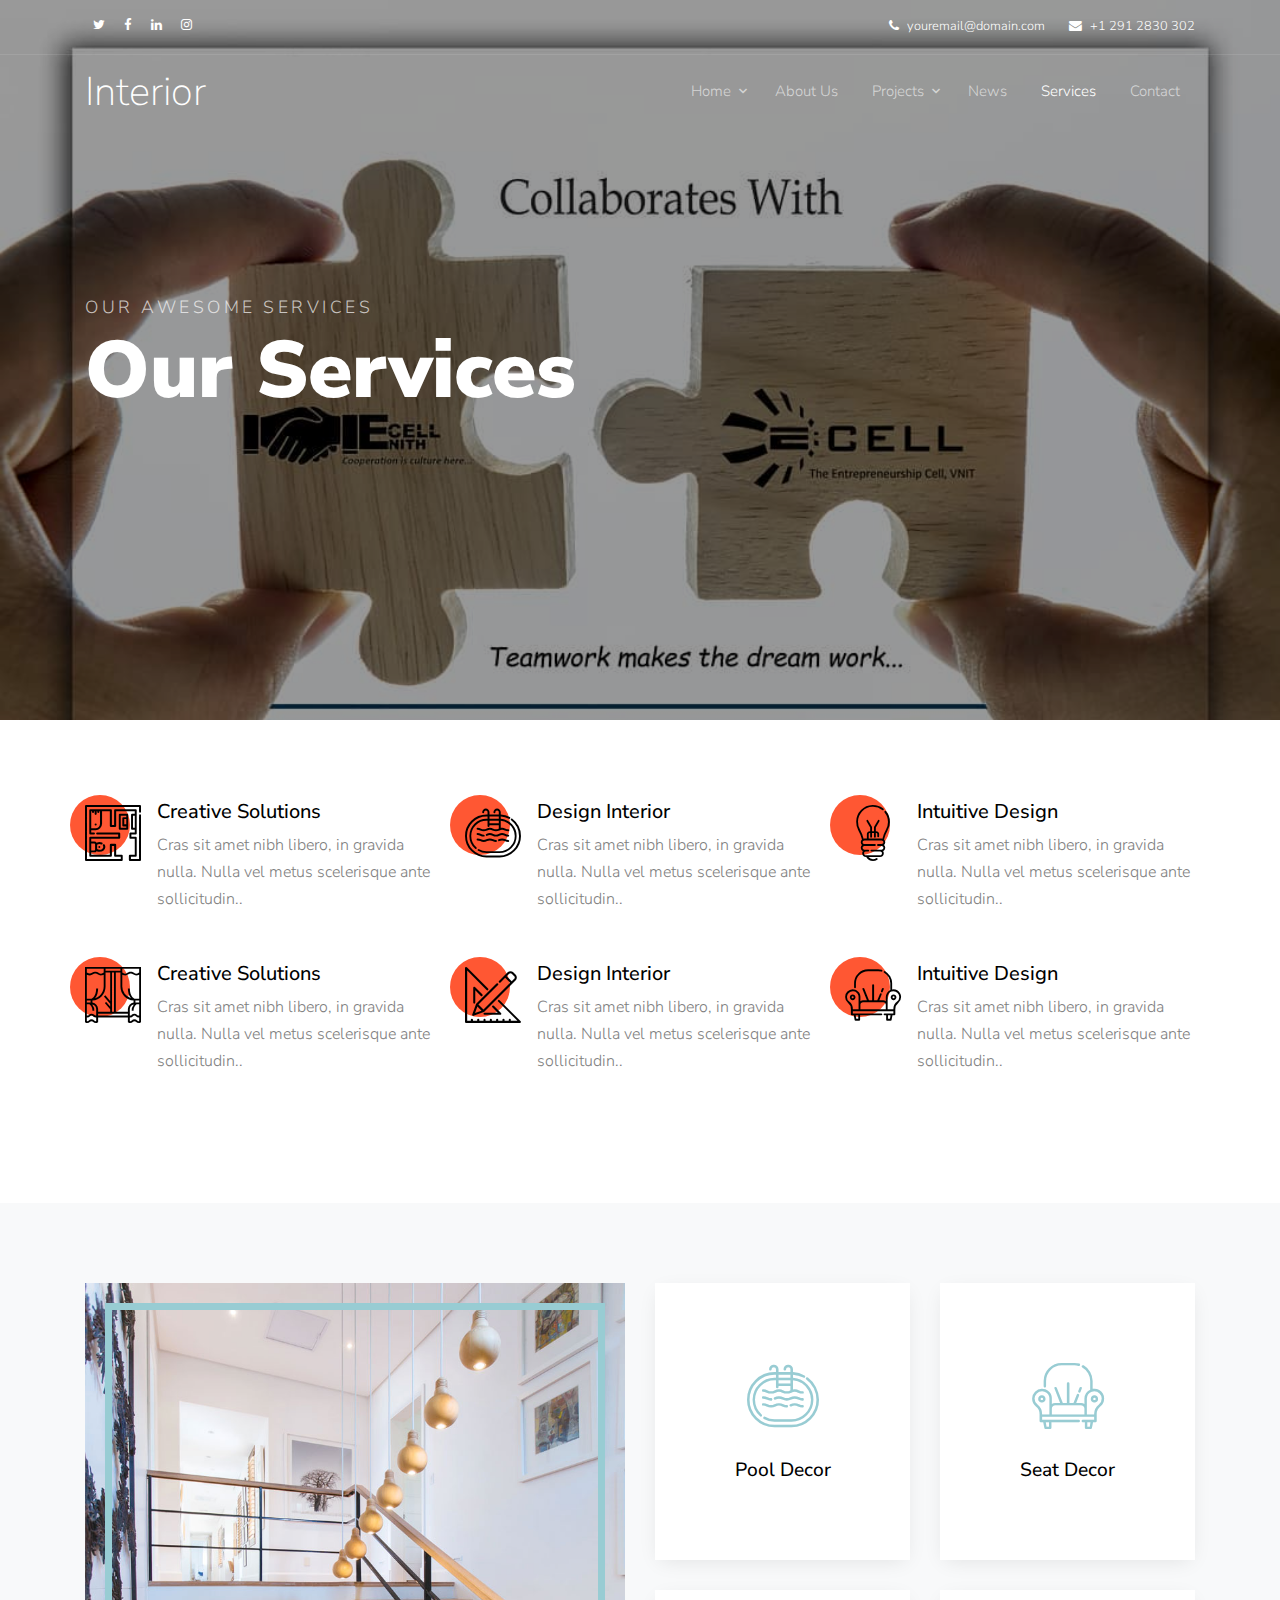
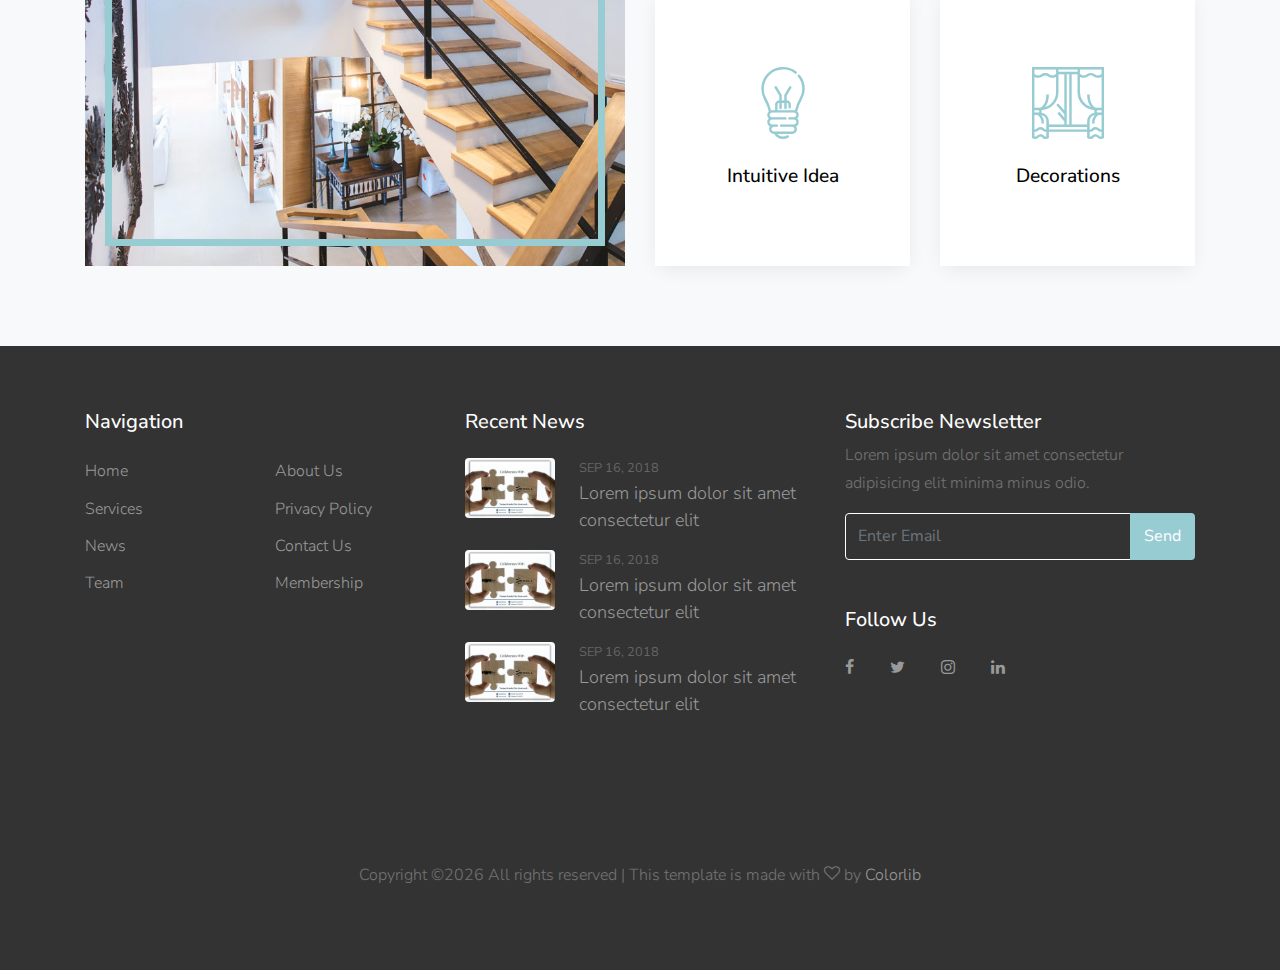
<file: services.html>
<!DOCTYPE html>
<html lang="en">
  <head>
    <title>Interior Design &mdash; Colorlib Website Template</title>
    <meta charset="utf-8">
    <meta name="viewport" content="width=device-width, initial-scale=1, shrink-to-fit=no">

    <link rel="stylesheet" href="https://fonts.googleapis.com/css?family=Nunito+Sans:200,300,400,700,900"> 
    <link rel="stylesheet" href="fonts/icomoon/style.css">

    <link rel="stylesheet" href="css/magnific-popup.css">
    <link rel="stylesheet" href="css/jquery-ui.css">
    <link rel="stylesheet" href="css/owl.carousel.min.css">
    <link rel="stylesheet" href="css/owl.theme.default.min.css">
    <link rel="stylesheet" href="css/bootstrap-datepicker.css">
    
    
    <link rel="stylesheet" href="fonts/flaticon/font/flaticon.css">
  
    <link rel="stylesheet" href="css/aos.css">

    <link rel="stylesheet" href="css/style.css">
    
  </head>
  <body>
  
  <div class="site-wrap">

    <div class="site-mobile-menu">
      <div class="site-mobile-menu-header">
        <div class="site-mobile-menu-close mt-3">
          <span class="icon-close2 js-menu-toggle"></span>
        </div>
      </div>
      <div class="site-mobile-menu-body"></div>
    </div> <!-- .site-mobile-menu -->
    
    
    <div class="site-navbar-wrap">
      <div class="site-navbar-top">
        <div class="container py-3">
          <div class="row align-items-center">
            <div class="col-6">
              <a href="#" class="p-2 pl-0"><span class="icon-twitter"></span></a>
              <a href="#" class="p-2 pl-0"><span class="icon-facebook"></span></a>
              <a href="#" class="p-2 pl-0"><span class="icon-linkedin"></span></a>
              <a href="#" class="p-2 pl-0"><span class="icon-instagram"></span></a>
            </div>
            <div class="col-6">
              <div class="d-flex ml-auto">
                <a href="#" class="d-flex align-items-center ml-auto mr-4">
                  <span class="icon-phone mr-2"></span>
                  <span class="d-none d-md-inline-block">youremail@domain.com</span>
                </a>
                <a href="#" class="d-flex align-items-center">
                  <span class="icon-envelope mr-2"></span>
                  <span class="d-none d-md-inline-block">+1 291 2830 302</span>
                </a>
              </div>
            </div>
          </div>
        </div>
      </div>
      <div class="site-navbar">
        <div class="container py-1">
          <div class="row align-items-center">
            <div class="col-2">
              <h1 class="mb-0 site-logo"><a href="index.html">Interior</a></h1>
            </div>
            <div class="col-10">
              <nav class="site-navigation text-right" role="navigation">
                <div class="container">
                  <div class="d-inline-block d-lg-none ml-md-0 mr-auto py-3"><a href="#" class="site-menu-toggle js-menu-toggle text-white"><span class="icon-menu h3"></span></a></div>

                  <ul class="site-menu js-clone-nav d-none d-lg-block">
                    <li class="has-children">
                      <a href="index.html">Home</a>
                      <ul class="dropdown arrow-top">
                        <li><a href="#">Menu One</a></li>
                        <li><a href="#">Menu Two</a></li>
                        <li><a href="#">Menu Three</a></li>
                        <li class="has-children">
                          <a href="#">Sub Menu</a>
                          <ul class="dropdown">
                            <li><a href="#">Menu One</a></li>
                            <li><a href="#">Menu Two</a></li>
                            <li><a href="#">Menu Three</a></li>
                          </ul>
                        </li>
                      </ul>
                    </li>
                    <li><a href="about.html">About Us</a></li>
                    <li class="has-children">
                      <a href="projects.html">Projects</a>
                      <ul class="dropdown arrow-top">
                        <li><a href="#">Menu One</a></li>
                        <li><a href="#">Menu Two</a></li>
                        <li><a href="#">Menu Three</a></li>
                      </ul>
                    </li>
                    <li><a href="news.html">News</a></li>
                    <li class="active"><a href="services.html">Services</a></li>
                    <li><a href="contact.html">Contact</a></li>
                  </ul>
                </div>
              </nav>
            </div>
          </div>
        </div>
      </div>
    </div>

    <div class="site-blocks-cover overlay inner-page" style="background-image: url(images/hero_bg_1.jpg);" data-aos="fade" data-stellar-background-ratio="0.5">
      <div class="container">
        <div class="row align-items-center">
          <div class="col-md-10">
            <span class="sub-text">Our Awesome Services</span>
            <h1>Our Services</h1>
          </div>
        </div>
      </div>
    </div>  

    <div class="site-section">
      <div class="container">
        <div class="row">

          <div class="col-lg-4 col-md-6 mb-5">
            <div class="media custom-media">
              <div class="mr-3 icon"><span class="flaticon-interior-design display-4"></span></div>
              <div class="media-body">
                <h5 class="mt-0">Creative Solutions</h5>
                Cras sit amet nibh libero, in gravida nulla. Nulla vel metus scelerisque ante sollicitudin..
              </div>
            </div>
          </div>


          <div class="col-lg-4 col-md-6 mb-5">
            <div class="media custom-media">
              <div class="mr-3 icon"><span class="flaticon-step-ladder display-4"></span></div>
              <div class="media-body">
                <h5 class="mt-0">Design Interior</h5>
                Cras sit amet nibh libero, in gravida nulla. Nulla vel metus scelerisque ante sollicitudin..
              </div>
            </div>
          </div>

          <div class="col-lg-4 col-md-6 mb-5">
            <div class="media custom-media">
              <div class="mr-3 icon"><span class="flaticon-turned-off display-4"></span></div>
              <div class="media-body">
                <h5 class="mt-0">Intuitive Design</h5>
                Cras sit amet nibh libero, in gravida nulla. Nulla vel metus scelerisque ante sollicitudin..
              </div>
            </div>
          </div>

          <div class="col-lg-4 col-md-6 mb-5">
            <div class="media custom-media">
              <div class="mr-3 icon"><span class="flaticon-window display-4"></span></div>
              <div class="media-body">
                <h5 class="mt-0">Creative Solutions</h5>
                Cras sit amet nibh libero, in gravida nulla. Nulla vel metus scelerisque ante sollicitudin..
              </div>
            </div>
          </div>


          <div class="col-lg-4 col-md-6 mb-5">
            <div class="media custom-media">
              <div class="mr-3 icon"><span class="flaticon-measuring display-4"></span></div>
              <div class="media-body">
                <h5 class="mt-0">Design Interior</h5>
                Cras sit amet nibh libero, in gravida nulla. Nulla vel metus scelerisque ante sollicitudin..
              </div>
            </div>
          </div>

          <div class="col-lg-4 col-md-6 mb-5">
            <div class="media custom-media">
              <div class="mr-3 icon"><span class="flaticon-sit-down display-4"></span></div>
              <div class="media-body">
                <h5 class="mt-0">Intuitive Design</h5>
                Cras sit amet nibh libero, in gravida nulla. Nulla vel metus scelerisque ante sollicitudin..
              </div>
            </div>
          </div>

        </div>
      </div>
    </div>

    <div class="site-section site-block-3 bg-light">
      <div class="container">
        <div class="row">
          <div class="col-lg-6 mb-5 mb-lg-0">
            <div class="img-border">
              <img src="images/img_5.jpg" alt="Image" class="img-fluid">
            </div>
          </div>
          <div class="col-lg-6">
            <div class="row row-items">
              <div class="col-6">
                <a href="#" class="d-flex text-center feature active p-4 mb-4 bg-white">
                  <span class="align-self-center w-100">
                    <span class="d-block mb-3">
                      <span class="flaticon-step-ladder display-3"></span>
                    </span>
                    <h3>Pool Decor</h3>
                  </span>
                </a>
              </div>
              <div class="col-6">
                <a href="#" class="d-flex text-center feature active p-4 mb-4 bg-white">
                  <span class="align-self-center w-100">
                    <span class="d-block mb-3">
                      <span class="flaticon-sit-down display-3"></span>
                    </span>
                    <h3>Seat Decor</h3>
                  </span>
                </a>
              </div>
            </div>
            <div class="row row-items last">
              <div class="col-6">
                <a href="#" class="d-flex text-center feature active p-4 mb-4 bg-white">
                  <span class="align-self-center w-100">
                    <span class="d-block mb-3">
                      <span class="flaticon-turned-off display-3"></span>
                    </span>
                    <h3>Intuitive Idea</h3>
                  </span>
                </a>
              </div>
              <div class="col-6">
                <a href="#" class="d-flex text-center active feature active p-4 mb-4 bg-white">
                  <span class="align-self-center w-100">
                    <span class="d-block mb-3">
                      <span class="flaticon-window display-3"></span>
                    </span>
                    <h3>Decorations</h3>
                  </span>
                </a>
              </div>
            </div>
          </div>
        </div>
      </div>
    </div>

    

    <footer class="site-footer">
      <div class="container">
        <div class="row">
          <div class="col-lg-4 mb-5 mb-lg-0">
            <div class="row mb-5">
              <div class="col-md-12">
                <h3 class="footer-heading mb-4">Navigation</h3>
              </div>
              <div class="col-md-6 col-lg-6">
                <ul class="list-unstyled">
                  <li><a href="#">Home</a></li>
                  <li><a href="#">Services</a></li>
                  <li><a href="#">News</a></li>
                  <li><a href="#">Team</a></li>
                </ul>
              </div>
              <div class="col-md-6 col-lg-6">
                <ul class="list-unstyled">
                  <li><a href="#">About Us</a></li>
                  <li><a href="#">Privacy Policy</a></li>
                  <li><a href="#">Contact Us</a></li>
                  <li><a href="#">Membership</a></li>
                </ul>
              </div>
            </div>

            
          </div>
          <div class="col-lg-4">
           

            <div class="mb-5">
              <h3 class="footer-heading mb-4">Recent News</h3>
              <div class="block-25">
                <ul class="list-unstyled">
                  <li class="mb-3">
                    <a href="#" class="d-flex">
                      <figure class="image mr-4">
                        <img src="images/hero_bg_1.jpg" alt="" class="img-fluid">
                      </figure>
                      <div class="text">
                        <span class="small text-uppercase date">Sep 16, 2018</span>
                        <h3 class="heading font-weight-light">Lorem ipsum dolor sit amet consectetur elit</h3>
                      </div>
                    </a>
                  </li>
                  <li class="mb-3">
                    <a href="#" class="d-flex">
                      <figure class="image mr-4">
                        <img src="images/hero_bg_1.jpg" alt="" class="img-fluid">
                      </figure>
                      <div class="text">
                        <span class="small text-uppercase date">Sep 16, 2018</span>
                        <h3 class="heading font-weight-light">Lorem ipsum dolor sit amet consectetur elit</h3>
                      </div>
                    </a>
                  </li>
                  <li class="mb-3">
                    <a href="#" class="d-flex">
                      <figure class="image mr-4">
                        <img src="images/hero_bg_1.jpg" alt="" class="img-fluid">
                      </figure>
                      <div class="text">
                        <span class="small text-uppercase date">Sep 16, 2018</span>
                        <h3 class="heading font-weight-light">Lorem ipsum dolor sit amet consectetur elit</h3>
                      </div>
                    </a>
                  </li>
                </ul>
              </div>
            </div>
            
          </div>
          

          <div class="col-lg-4 mb-5 mb-lg-0">

            <div class="mb-5">
              <h3 class="footer-heading mb-2">Subscribe Newsletter</h3>
              <p>Lorem ipsum dolor sit amet consectetur adipisicing elit minima minus odio.</p>

              <form action="#" method="post">
                <div class="input-group mb-3">
                  <input type="text" class="form-control border-white text-white bg-transparent" placeholder="Enter Email" aria-label="Enter Email" aria-describedby="button-addon2">
                  <div class="input-group-append">
                    <button class="btn btn-primary" type="button" id="button-addon2">Send</button>
                  </div>
                </div>
              </form>

            </div>

            <div class="row">
              <div class="col-md-12">
                <h3 class="footer-heading mb-4">Follow Us</h3>

                <div>
                  <a href="#" class="pl-0 pr-3"><span class="icon-facebook"></span></a>
                  <a href="#" class="pl-3 pr-3"><span class="icon-twitter"></span></a>
                  <a href="#" class="pl-3 pr-3"><span class="icon-instagram"></span></a>
                  <a href="#" class="pl-3 pr-3"><span class="icon-linkedin"></span></a>
                </div>
              </div>
            </div>


          </div>
          
        </div>
        <div class="row pt-5 mt-5 text-center">
          <div class="col-md-12">
            <p>
            <!-- Link back to Colorlib can't be removed. Template is licensed under CC BY 3.0. -->
            Copyright &copy;<script>document.write(new Date().getFullYear());</script> All rights reserved | This template is made with <i class="icon-heart-o" aria-hidden="true"></i> by <a href="https://colorlib.com" target="_blank" >Colorlib</a>
            <!-- Link back to Colorlib can't be removed. Template is licensed under CC BY 3.0. -->
            </p>
          </div>
          
        </div>
      </div>
    </footer>
  </div>

  <script src="js/jquery-3.3.1.min.js"></script>
  <script src="js/jquery-migrate-3.0.1.min.js"></script>
  <script src="js/jquery-ui.js"></script>
  <script src="js/popper.min.js"></script>
  <script src="js/bootstrap.min.js"></script>
  <script src="js/owl.carousel.min.js"></script>
  <script src="js/jquery.stellar.min.js"></script>
  <script src="js/jquery.countdown.min.js"></script>
  <script src="js/jquery.magnific-popup.min.js"></script>
  <script src="js/bootstrap-datepicker.min.js"></script>
  <script src="js/aos.js"></script>

  <script src="js/main.js"></script>
    
  </body>
</html>
</file>
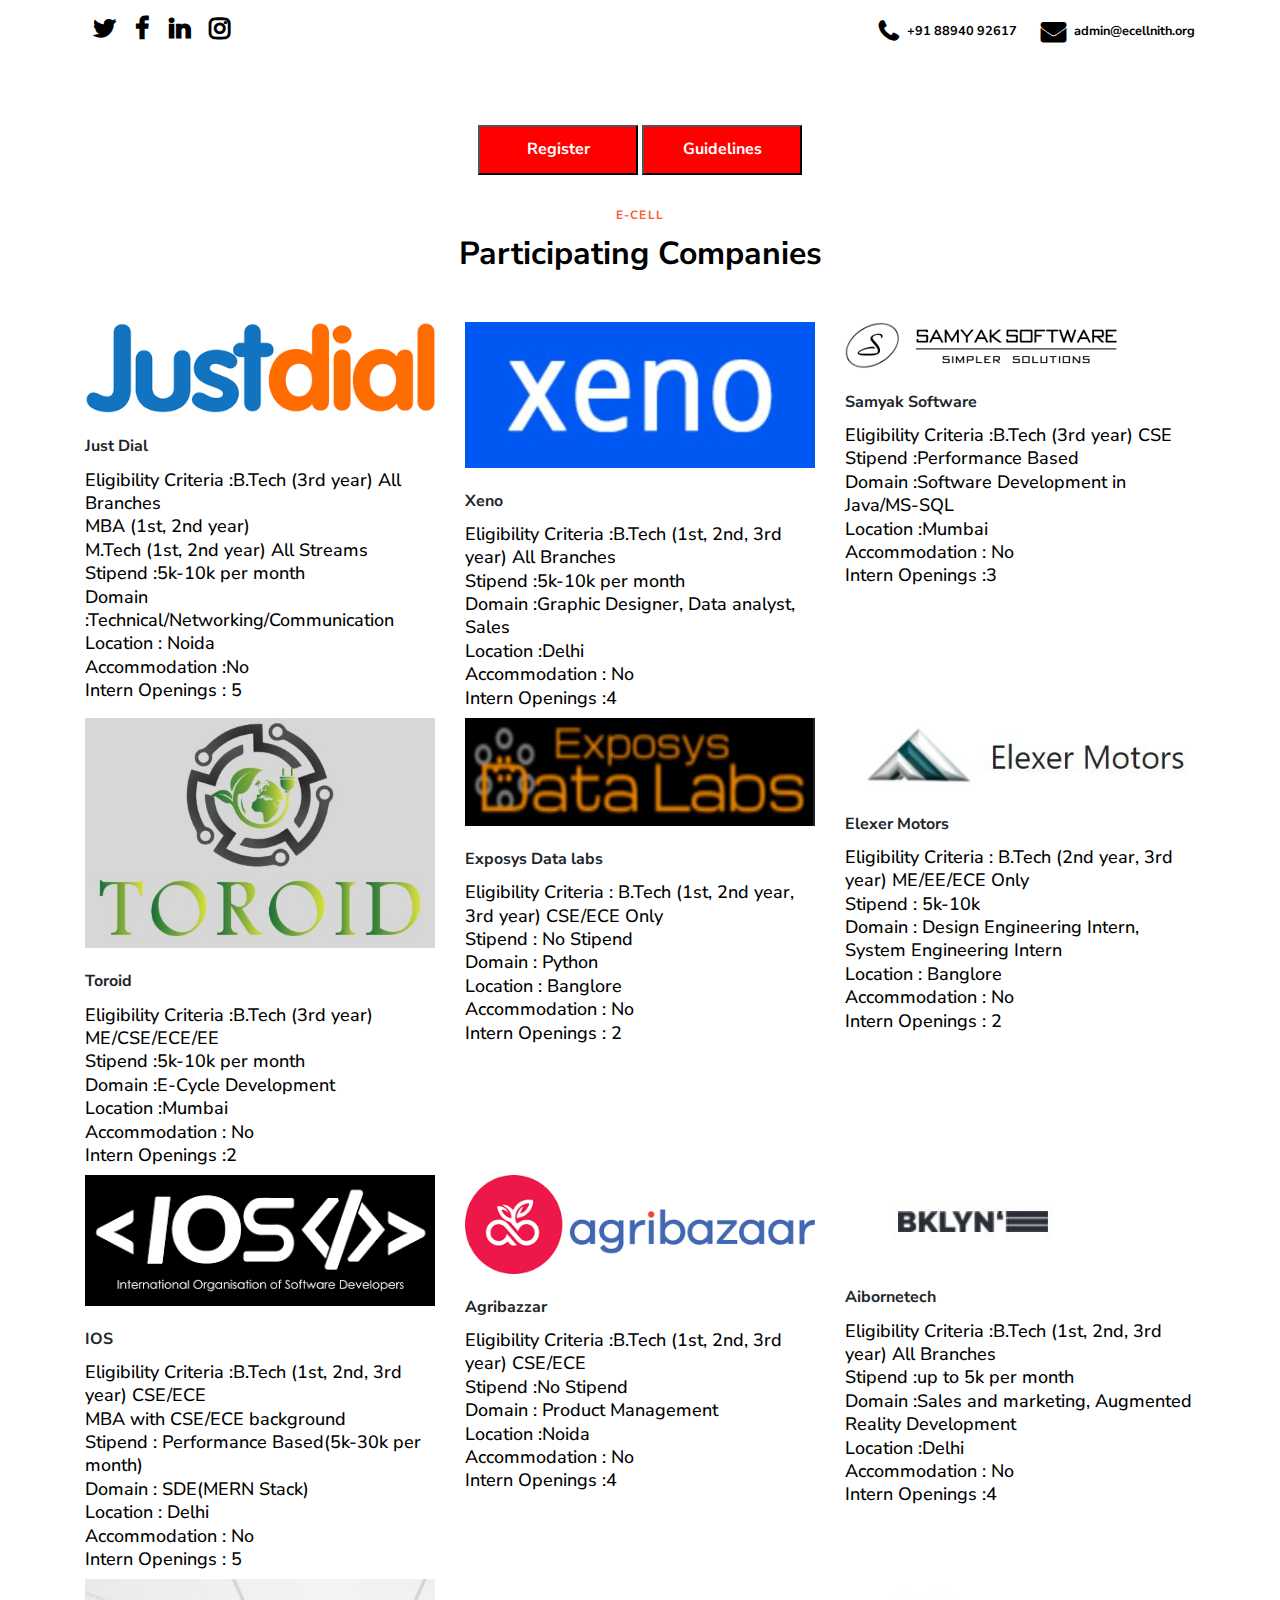
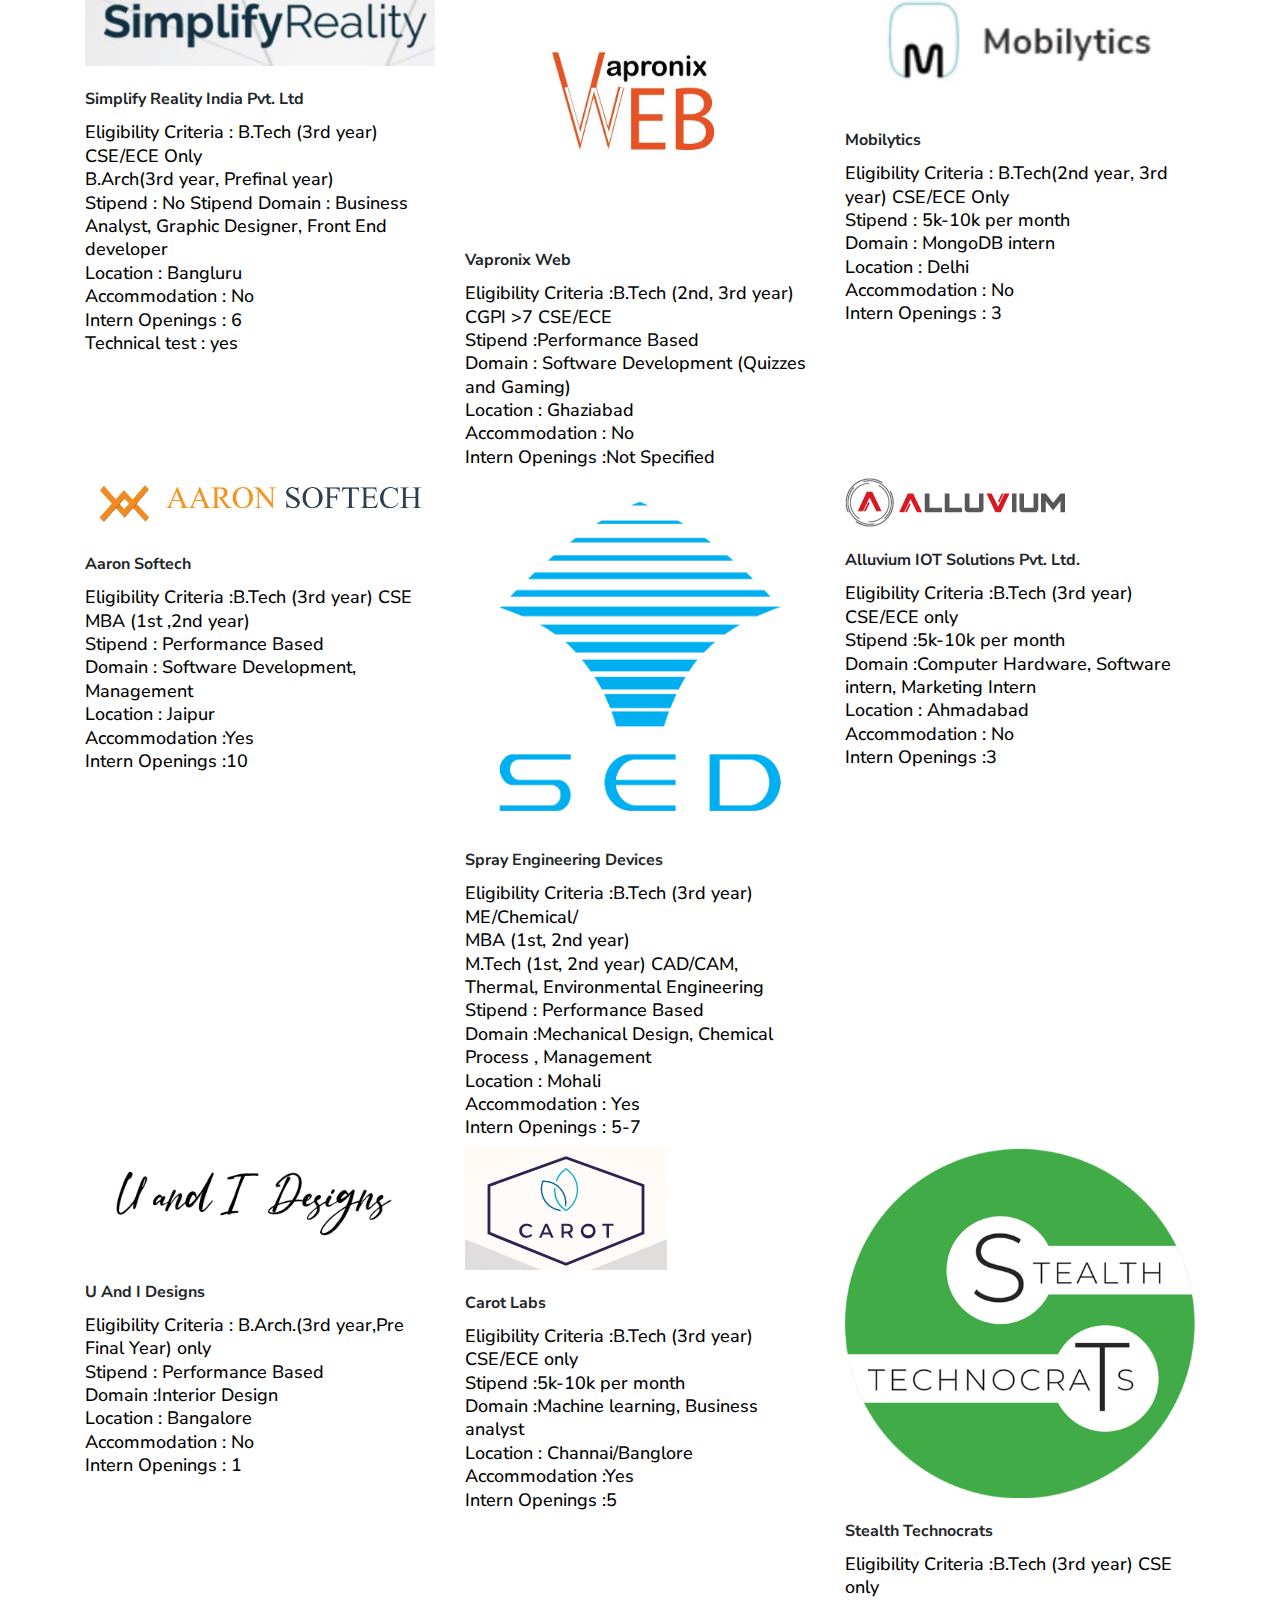
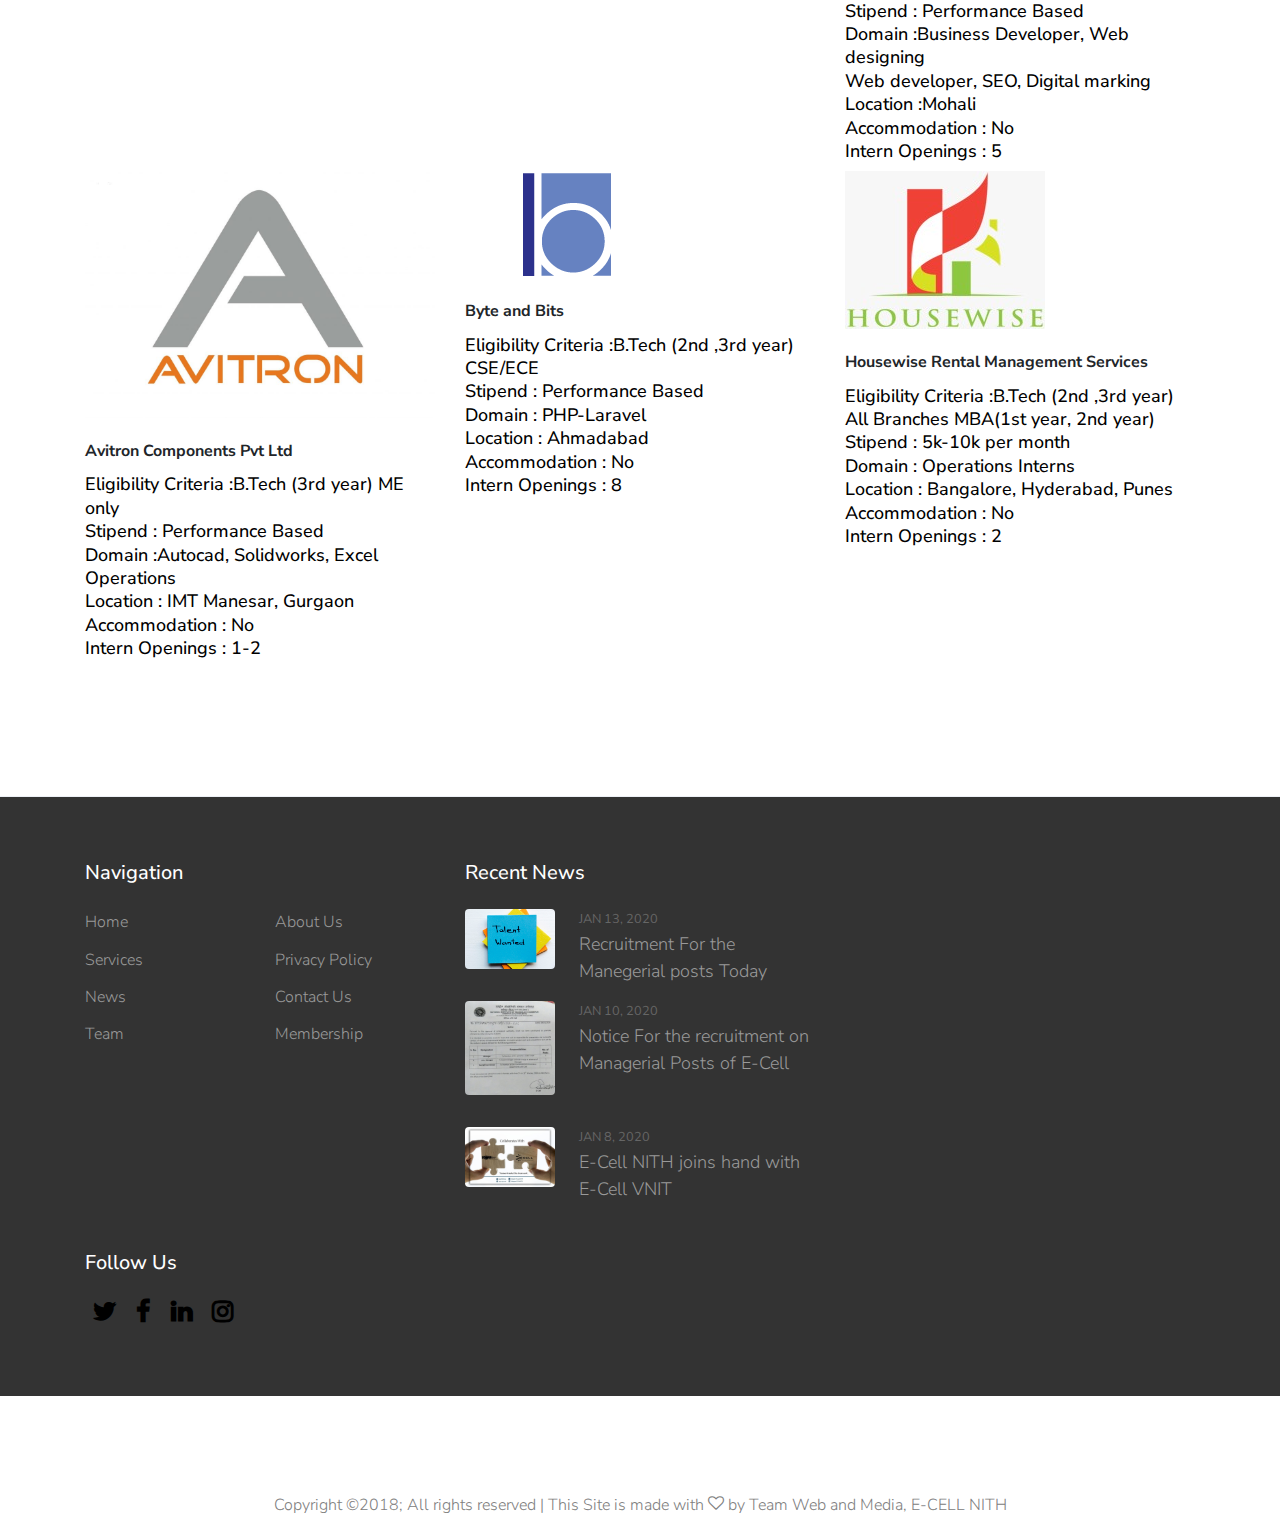
<file: sip_.html>
<!DOCTYPE html>
<html lang="en">
  <head>
    <title>SIP</title>
    <meta charset="utf-8">
    <meta name="viewport" content="width=device-width, initial-scale=1, shrink-to-fit=no">

    <link rel="stylesheet" href="https://fonts.googleapis.com/css?family=Nunito+Sans:200,300,400,700,900"> 

    <link rel="stylesheet" href="fonts/icomoon/style.css">

    <link rel="stylesheet" href="css/magnific-popup.css">
    <link rel="stylesheet" href="css/jquery-ui.css">
    <link rel="stylesheet" href="css/owl.carousel.min.css">
    <link rel="stylesheet" href="css/owl.theme.default.min.css">
    <link rel="stylesheet" href="css/bootstrap-datepicker.css">
    
    
    <link rel="stylesheet" href="fonts/flaticon/font/flaticon.css">
  
    <link rel="stylesheet" href="css/aos.css">

    <link rel="stylesheet" href="css/style.css">
    <link rel="stylesheet" href="media.css"> 
    <link rel="icon" type="image/ico" href="images/ecell.png">
    <meta name="google-site-verification" content="Dsv-4p_q741cgJ2YxQV7O4uO7MdVzeEzFuAaJxiJX-k" />

  </head>
  <body>
  
  <div class="site-wrap">

    <div class="site-mobile-menu">
      <div class="site-mobile-menu-header">
        <div class="site-mobile-menu-close mt-3">
          <span class="icon-close2 js-menu-toggle"></span>
        </div>
      </div>
      <div class="site-mobile-menu-body"></div>
    </div> <!-- .site-mobile-menu -->
    
    
    <div class="site-navbar-wrap">
      <div class="site-navbar-top">
        <div class="container py-3">
          <div class="row align-items-center">
            <div class="col-6">
              <a href="https://mobile.twitter.com/EcellNith" class="p-2 pl-0"><span style="color: black;font-weight: bold;font-size: 25px;"class="icon-twitter"></span></a>
              <a href="https://m.facebook.com/eclubnith/?tsid=0.05827575347279712&source=result" class="p-2 pl-0"><span class="icon-facebook" style="color: black;font-weight: bold;font-size: 25px;"></span></a>
              <a href="https://www.linkedin.com/company/entrepreneurshipcellnith" class="p-2 pl-0"><span style="color: black;font-weight: bold;font-size: 25px;" class="icon-linkedin"></span></a>
              <a href="https://www.instagram.com/ecell_nith/?igshid=q6at7zqqo4v0" class="p-2 pl-0"><span style="color: black;font-weight: bold;font-size: 25px;" class="icon-instagram"></span></a>
            </div>
            <div class="col-6">
              <div class="d-flex ml-auto">
                <a href="#" class="d-flex align-items-center ml-auto mr-4">
                  <span class="icon-phone mr-2"style="color: black;font-weight: bold;font-size: 25px;"></span>
                  <span class="d-none d-md-inline-block" style="color: black;font-weight: bold;">+91 88940 92617</span>
                </a>
                <a href="#" class="d-flex align-items-center">
                  <span class="icon-envelope mr-2" style="color: black;font-weight: bold;font-size: 25px;"></span>
                  <span class="d-none d-md-inline-block" style="color: black;font-weight: bold;">admin@ecellnith.org</span>
                </a>
              </div>
            </div>
        
          </div>
         
        </div>   
      </div>
    </div>
    
   
    <div class="site-section">
      <div class="container">
        <div class="third" style="
        text-align: center;
        margin-bottom: 30px;
        margin-top: 45px;
        /* width: auto; */
       ">
        <a href="https://docs.google.com/forms/d/e/1FAIpQLSfLSolpELFbB5ZjORRKlT87q0yxKc3Lgp3FVIPuBdtzfmuv0w/viewform"><button  style="
           font-weight:bold;
           width: 160px;
           height: 50px;
           background-color: red;
           color: white;
       ">Register</button></a> 
       <a href="guidelines.txt" download><button  style="
         font-weight:bold;
         width: 160px;
         height: 50px;
         background-color: red;
         color: white;
       ">Guidelines</button></a>          
       
        </div>
        <div class="row">
          <div class="col-12 text-center">
            <span class="sub-title">E-Cell</span>
            <h2 class="font-weight-bold text-black mb-5">Participating Companies</h2>
          </div>
        </div>
        <div class="row mb-5">
          <div class="col-lg-4 col-md-6 mb-4 mb-lg-0 post-entry box">
            <a href="#" class="d-block figure">
              <img src="images/Just Dial Logo.png" alt="Image" class="img-fluid">
            </a>
            <span class="text-muted d-block mb-2 c1" style="color: #212529 !important;
    font-weight: bold;">Just Dial</span>
            <h3><a href="https://www.justdial.com/"> Eligibility Criteria  :B.Tech (3rd year)  All Branches<br>
                                                       MBA (1st, 2nd year)<br>
M.Tech (1st, 2nd year) All Streams<br>
                  Stipend                  :5k-10k per month<br>
                  Domain                 :Technical/Networking/Communication<br>
                  Location                : Noida<br>
Accommodation  :No<br>
Intern Openings     :   5<br>
</a></h3>
          </div>
          <div class="col-lg-4 col-md-6 mb-4 mb-lg-0 post-entry box">
            <a href="https://xeno.in/" class="d-block figure">
              <img src="images/Xeno.JPG" alt="Image" class="img-fluid">
            </a>
            <span class="text-muted d-block mb-2 c1" style="color: #212529 !important;
    font-weight: bold;">Xeno</span>
            <h3><a href="https://xeno.in/">Eligibility Criteria :B.Tech (1st, 2nd, 3rd year)  All Branches<br> 
                  Stipend                  :5k-10k per month<br> 
                  Domain                 :Graphic Designer, Data analyst, Sales<br> 
                  Location                :Delhi<br> 
Accommodation  :    No<br> 
Intern Openings     :4<br> 
</a></h3>
          </div>
          <div class="col-lg-4 col-md-6 mb-4 mb-lg-0 post-entry box">
            <a href="http://esamyak.com/" class="d-block figure">
              <img src="images/esmayal.png" alt="Image" class="img-fluid">
            </a>
            <span class="text-muted d-block mb-2 c1" style="color: #212529 !important;
    font-weight: bold;">Samyak Software</span>
            <h3><a href="http://esamyak.com/">Eligibility Criteria :B.Tech (3rd year)  CSE<br>
                  Stipend                  :Performance Based<br>
                  Domain                 :Software Development in Java/MS-SQL<br>
                  Location                :Mumbai<br>
Accommodation  :    No<br>
Intern Openings     :3<br>
</a></h3>
          </div>
          <div class="col-lg-4 col-md-6 mb-4 mb-lg-0 post-entry box">
            <a href="https://toroid.in/" class="d-block figure">
              <img src="images/Toroid.JPG" alt="Image" class="img-fluid">
            </a>
            <span class="text-muted d-block mb-2 c1" style="color: #212529 !important;
    font-weight: bold;">Toroid</span>
            <h3><a href="https://toroid.in/">Eligibility Criteria :B.Tech (3rd year)  ME/CSE/ECE/EE<br>
                  Stipend                  :5k-10k per month<br>
                  Domain                 :E-Cycle Development<br>
                  Location                :Mumbai<br>
Accommodation  :    No<br>
Intern Openings     :2<br>
</a></h3>
          </div>
          <div class="col-lg-4 col-md-6 mb-4 mb-lg-0 post-entry box">
            <a href="http://www.exposysdata.com/" class="d-block figure">
              <img src="images/Exposy.JPG" alt="Image" class="img-fluid">
            </a>
            <span class="text-muted d-block mb-2 c1" style="color: #212529 !important;
    font-weight: bold;">Exposys Data labs</span>
            <h3><a href="http://www.exposysdata.com/">    Eligibility Criteria  :   B.Tech (1st, 2nd year, 3rd year) CSE/ECE Only<br>
                  Stipend                  :   No Stipend<br>
                  Domain                 :    Python<br>
                  Location                :    Banglore<br>
                  Accommodation  :    No<br>
                  Intern Openings     :   2<br>
</a></h3>
          </div>
          <div class="col-lg-4 col-md-6 mb-4 mb-lg-0 post-entry box">
            <a href="#" class="d-block figure">
              <img src="images/Elexer.JPG" alt="Image" class="img-fluid">
            </a>
            <span class="text-muted d-block mb-2 c1" style="color: #212529 !important;
    font-weight: bold;">Elexer Motors</span>
            <h3><a href="#"> Eligibility Criteria  :   B.Tech (2nd year, 3rd year) ME/EE/ECE Only<br>
                  Stipend                  :   5k-10k<br>
                  Domain                 :   Design Engineering Intern, System Engineering Intern<br>
                  Location                :    Banglore<br>
                  Accommodation  :    No<br>
                  Intern Openings     :   2<br>
</a></h3>
          </div>
          <div class="col-lg-4 col-md-6 mb-4 mb-lg-0 post-entry box">
            <a href="http://iosd.tech/" class="d-block figure">
              <img src="images/iosd.png" alt="Image" class="img-fluid">
            </a>
            <span class="text-muted d-block mb-2 c1" style="color: #212529 !important;
    font-weight: bold;">IOS</span>
            <h3><a href="http://iosd.tech/">                  Eligibility Criteria :B.Tech (1st, 2nd, 3rd year)  CSE/ECE<br>
                                                      MBA with CSE/ECE background<br>
                  Stipend                  :   Performance Based(5k-30k per month)<br>
                  Domain                 :   SDE(MERN Stack)<br>
                  Location                :   Delhi<br>
Accommodation  :    No<br>
                 Intern Openings  :   5<br>
</a></h3>
          </div>
          <div class="col-lg-4 col-md-6 mb-4 mb-lg-0 post-entry box">
            <a href="https://www.agribazaar.com/home" class="d-block figure">
              <img src="images/agribazzar.png" alt="Image" class="img-fluid">
            </a>
            <span class="text-muted d-block mb-2 c1" style="color: #212529 !important;
    font-weight: bold;">Agribazzar</span>
            <h3><a href="https://www.agribazaar.com/home">Eligibility Criteria :B.Tech (1st, 2nd, 3rd year)  CSE/ECE<br>
                  Stipend                  :No Stipend <br>
                  Domain                 :    Product Management<br>
                  Location                :Noida<br>
Accommodation  :    No<br>
Intern Openings     :4<br>
</a></h3>
          </div>
          <div class="col-lg-4 col-md-6 mb-4 mb-lg-0 post-entry box">
            <a href="https://www.aibornetech.in/" class="d-block figure">
              <img src="images/Aibornetech.JPG" alt="Image" class="img-fluid">
            </a>
            <span class="text-muted d-block mb-2 c1" style="color: #212529 !important;
    font-weight: bold;">Aibornetech</span>
            <h3><a href="https://www.aibornetech.in/">Eligibility Criteria :B.Tech (1st, 2nd, 3rd year)  All Branches<br>
                  Stipend                  :up to 5k per month<br>
                  Domain                 :Sales and marketing, Augmented Reality Development<br>
                  Location                :Delhi<br>
Accommodation  :    No<br>
Intern Openings     :4<br>
</a></h3>
          </div>
          <div class="col-lg-4 col-md-6 mb-4 mb-lg-0 post-entry box">
            <a href="https://www.simplifyreality.com/" class="d-block figure">
              <img src="images/Simplify.JPG" alt="Image" class="img-fluid">
            </a>
            <span class="text-muted d-block mb-2 c1" style="color: #212529 !important;
    font-weight: bold;">Simplify Reality India Pvt. Ltd</span>
            <h3><a href="https://www.simplifyreality.com/">Eligibility Criteria : B.Tech (3rd year) CSE/ECE Only<br>
B.Arch(3rd year, Prefinal year)<br>
Stipend : No Stipend Domain : Business Analyst, Graphic Designer, Front End developer<br>
Location : Bangluru<br>
Accommodation : No<br>
Intern Openings : 6<br>
Technical test : yes<br>
</a></h3>
          </div>
          <div class="col-lg-4 col-md-6 mb-4 mb-lg-0 post-entry box">
            <a href="https://vapronixweb.com/" class="d-block figure">
              <img src="images/vapronix web.jpg" alt="Image" class="img-fluid">
            </a>
            <span class="text-muted d-block mb-2 c1" style="color: #212529 !important;
    font-weight: bold;">Vapronix Web</span>
            <h3><a href="https://vapronixweb.com/">Eligibility Criteria :B.Tech (2nd, 3rd year)  CGPI >7 CSE/ECE<br>
                  Stipend                  :Performance Based<br>
                  Domain                 :    Software Development (Quizzes and Gaming)<br>
                  Location                : Ghaziabad<br>
Accommodation  :    No<br>
Intern Openings     :Not Specified<br>
</a></h3>
          </div>
          <div class="col-lg-4 col-md-6 mb-4 mb-lg-0 post-entry box">
            <a href="https://mobilytics.global/" class="d-block figure">
              <img src="images/moblitycs.JPG" alt="Image" class="img-fluid">
            </a>
            <span class="text-muted d-block mb-2 c1" style="color: #212529 !important;
    font-weight: bold;">	Mobilytics</span>
            <h3><a href="https://mobilytics.global/">Eligibility Criteria  :   B.Tech(2nd year, 3rd year) CSE/ECE Only<br>
              Stipend                  :   5k-10k per month<br>
              Domain                 :    MongoDB intern<br>
              Location                :    Delhi<br>
              Accommodation  :    No<br>
              Intern Openings     :   3<br>

</a></h3>
          </div>
          <div class="col-lg-4 col-md-6 mb-4 mb-lg-0 post-entry box">
            <a href="https://aaronsoftech.com/" class="d-block figure">
              <img src="images/Aaron Softech.JPG" alt="Image" class="img-fluid">
            </a>
            <span class="text-muted d-block mb-2 c1" style="color: #212529 !important;
    font-weight: bold;">Aaron Softech</span>
            <h3><a href="https://aaronsoftech.com/"> Eligibility Criteria  :B.Tech (3rd year)  CSE<br>
MBA (1st ,2nd year)<br>
                  Stipend                  :   Performance Based<br> 
                  Domain                 :    Software Development, Management<br>
                  Location                : Jaipur<br>
Accommodation  :Yes<br>
Intern Openings     :10<br>
</a></h3>
          </div>
          <div class="col-lg-4 col-md-6 mb-4 mb-lg-0 post-entry box">
            <a href="https://www.sprayengineering.com/company-profile.html" class="d-block figure">
              <img src="images/Spray Engineering Devices  Logo.png" alt="Image" class="img-fluid">
            </a>
            <span class="text-muted d-block mb-2 c1" style="color: #212529 !important;
    font-weight: bold;">Spray Engineering Devices</span>
            <h3><a href="https://www.sprayengineering.com/company-profile.html"> Eligibility Criteria  :B.Tech (3rd year)  ME/Chemical/<br>
                                                       MBA (1st, 2nd year)<br>
M.Tech (1st, 2nd year) CAD/CAM, Thermal, Environmental Engineering<br>
                  Stipend                  :   Performance Based <br>
                  Domain                 :Mechanical Design, Chemical Process , Management<br>
                  Location                : Mohali<br>
Accommodation  :    Yes<br>
Intern Openings     :   5-7<br>
</a></h3>
          </div>
          <div class="col-lg-4 col-md-6 mb-4 mb-lg-0 post-entry box">
            <a href="http://alluvium.in/" class="d-block figure">
              <img src="images/Alluvium-logo.png" alt="Image" class="img-fluid">
            </a>
            <span class="text-muted d-block mb-2 c1" style="color: #212529 !important;
    font-weight: bold;">	Alluvium IOT Solutions Pvt. Ltd.</span>
            <h3><a href="http://alluvium.in/">Eligibility Criteria  :B.Tech (3rd year)  CSE/ECE only<br>
              Stipend                  :5k-10k per month<br>
              Domain                 :Computer Hardware, Software intern, Marketing Intern<br>
              Location                : Ahmadabad<br>
Accommodation  :    No<br>
              Intern Openings     :3<br>

</a></h3>
          </div>
          <div class="col-lg-4 col-md-6 mb-4 mb-lg-0 post-entry box">
            <a href="https://www.uandidesigns.in/" class="d-block figure">
              <img src="images/u.png" alt="Image" class="img-fluid">
            </a>
            <span class="text-muted d-block mb-2 c1" style="color: #212529 !important;
    font-weight: bold;">U And I Designs</span>
            <h3><a href="https://www.uandidesigns.in/">Eligibility Criteria  :   B.Arch.(3rd year,Pre Final Year) only<br>
              Stipend                  :   Performance Based<br>
              Domain                 :Interior Design<br>
              Location                : Bangalore<br>
Accommodation  :    No<br>
              Intern Openings     :   1<br></a>
</h3>
          </div>
          <div class="col-lg-4 col-md-6 mb-4 mb-lg-0 post-entry box">
            <a href="https://www.carotlabs.com/" class="d-block figure">
              <img src="images/carot.png" alt="Image" class="img-fluid">
            </a>
            <span class="text-muted d-block mb-2 c1" style="color: #212529 !important;
    font-weight: bold;">	Carot Labs</span>
            <h3><a href="https://www.carotlabs.com/">
              Eligibility Criteria  :B.Tech (3rd year)  CSE/ECE only<br>
                  Stipend                  :5k-10k per month<br>
                  Domain                 :Machine learning, Business analyst<br>
                  Location                : Channai/Banglore<br>
Accommodation  :Yes<br>
                  Intern Openings     :5<br>

</a></h3>
          </div>
          
           
          <div class="col-lg-4 col-md-6 mb-4 mb-lg-0 post-entry box">
            <a href="https://www.stealthtechnocrats.com/" class="d-block figure">
              <img src="images/st.png" alt="Image" class="img-fluid">
            </a>
            <span class="text-muted d-block mb-2 c1" style="color: #212529 !important;
    font-weight: bold;">	Stealth Technocrats</span>
            <h3><a href="https://www.stealthtechnocrats.com/">Eligibility Criteria  :B.Tech (3rd year)  CSE only<br>
              Stipend                  :   Performance Based<br>
              Domain                 :Business Developer, Web designing <br>
                                       Web developer, SEO, Digital marking<br>
              Location                :Mohali<br>
Accommodation  :   No<br>
              Intern Openings     :   5<br>

</a></h3>
          </div>
          <div class="col-lg-4 col-md-6 mb-4 mb-lg-0 post-entry box">
            <a href="http://www.avitron.in/" class="d-block figure">
              <img src="images/avi.jpg" alt="Image" class="img-fluid">
            </a>
            <span class="text-muted d-block mb-2 c1" style="color: #212529 !important;
    font-weight: bold;">Avitron Components Pvt Ltd</span>
            <h3><a href="http://www.avitron.in/">Eligibility Criteria  :B.Tech (3rd year)  ME only<br>
              Stipend                  :   Performance Based<br>
              Domain                 :Autocad, Solidworks, Excel Operations<br>
              Location                : IMT Manesar, Gurgaon<br>
Accommodation  :    No<br>
              Intern Openings     :   1-2<br>

</a></h3>
          </div>
          
          <div class="col-lg-4 col-md-6 mb-4 mb-lg-0 post-entry box">
            <a href="https://www.byteandbits.com/" class="d-block figure">
              <img src="images/bb.png" alt="Image" class="img-fluid">
            </a>
            <span class="text-muted d-block mb-2 c1" style="color: #212529 !important;
    font-weight: bold;">	Byte and Bits</span>
            <h3><a href="https://www.byteandbits.com/">Eligibility Criteria  :B.Tech (2nd ,3rd year)  CSE/ECE<br>
              Stipend                  :   Performance Based<br>
              Domain                 :    PHP-Laravel<br>
              Location                : Ahmadabad<br>
Accommodation  :    No<br>
              Intern Openings     :   8<br>

</a></h3>
          </div>
          <div class="col-lg-4 col-md-6 mb-4 mb-lg-0 post-entry box">
            <a href="https://www.housewise.in/" class="d-block figure">
              <img src="images/housewise.jpeg" alt="Image" class="img-fluid">
            </a>
            <span class="text-muted d-block mb-2 c1" style="color: #212529 !important;
            font-weight: bold;">Housewise Rental Management Services</span>
            <h3><a href="https://www.housewise.in/">Eligibility Criteria  :B.Tech (2nd ,3rd year)  All Branches  MBA(1st year, 2nd year)<br>
              Stipend                  :   5k-10k per month<br>
              Domain                 :    Operations Interns<br>
              Location                : Bangalore, Hyderabad, Punes<br>
Accommodation  :    No<br>
              Intern Openings     :   2<br>

</a></h3>
          </div>
          

        </div>
         
      </div>
    </div>
 
 

 

    

   

    
    



        
        
      
    
    <footer class="site-footer border-top">
      <div class="container">
        <div class="row">
          <div class="col-lg-4 mb-5 mb-lg-0">
            <div class="row mb-5">
              <div class="col-md-12">
                <h3 class="footer-heading mb-4">Navigation</h3>
              </div>
              <div class="col-md-6 col-lg-6">
                <ul class="list-unstyled">
                  <li><a href="#">Home</a></li>
                  <li><a href="#">Services</a></li>
                  <li><a href="#">News</a></li>
                  <li><a href="#">Team</a></li>
                </ul>
              </div>
              <div class="col-md-6 col-lg-6">
                <ul class="list-unstyled">
                  <li><a href="#">About Us</a></li>
                  <li><a href="#">Privacy Policy</a></li>
                  <li><a href="#">Contact Us</a></li>
                  <li><a href="#">Membership</a></li>
                </ul>
              </div>
            </div>

            
          </div>
          <div class="col-lg-4">
           

            <div class="mb-5">
              <h3 class="footer-heading mb-4">Recent News</h3>
              <div class="block-25">
                <ul class="list-unstyled">
                  <li class="mb-3">
                    <a href="#" class="d-flex">
                      <figure class="image mr-4">
                        <img src="images/hero_bg_3.jpg" alt="" class="img-fluid">
                      </figure>
                      <div class="text">
                        <span class="small text-uppercase date">Jan 13, 2020</span>
                        <h3 class="heading font-weight-light">Recruitment For the Manegerial posts Today</h3>
                      </div>
                    </a>
                  </li>
                  <li class="mb-3">
                    <a href="#" class="d-flex">
                      <figure class="image mr-4">
                        <img src="images/hero_bg_2.jpg" alt="" class="img-fluid">
                      </figure>
                      <div class="text">
                        <span class="small text-uppercase date">Jan 10, 2020</span>
                        <h3 class="heading font-weight-light">Notice For the recruitment on Managerial Posts of E-Cell </h3>
                      </div>
                    </a>
                  </li>
                  <li class="mb-3">
                    <a href="#" class="d-flex">
                      <figure class="image mr-4">
                        <img src="images/hero_bg_1.jpg" alt="" class="img-fluid">
                      </figure>
                      <div class="text">
                        <span class="small text-uppercase date">Jan 8, 2020</span>
                        <h3 class="heading font-weight-light">E-Cell NITH joins hand with E-Cell VNIT</h3>
                      </div>
                    </a>
                  </li>
                </ul>
              </div>
            </div>
            
          </div>
          

      
              </form>

            </div>

            <div class="row">
              <div class="col-md-12">
                <h3 class="footer-heading mb-4">Follow Us</h3>

                <div>
                  <a href="https://mobile.twitter.com/EcellNith" class="p-2 pl-0"><span style="color: black;font-weight: bold;font-size: 25px;"class="icon-twitter"></span></a>
              <a href="https://m.facebook.com/eclubnith/?tsid=0.05827575347279712&source=result" class="p-2 pl-0"><span class="icon-facebook" style="color: black;font-weight: bold;font-size: 25px;"></span></a>
              <a href="https://www.linkedin.com/company/entrepreneurshipcellnith" class="p-2 pl-0"><span style="color: black;font-weight: bold;font-size: 25px;" class="icon-linkedin"></span></a>
              <a href="https://www.instagram.com/ecell_nith/?igshid=q6at7zqqo4v0" class="p-2 pl-0"><span style="color: black;font-weight: bold;font-size: 25px;" class="icon-instagram"></span></a>
                </div>
              </div>
            </div>


          </div>
          
        </div>
        <div class="row pt-5 mt-5 text-center">
          <div class="col-md-12">
            <p>
            <!-- Link back to Colorlib can't be removed. Template is licensed under CC BY 3.0. -->
            Copyright &copy;2018;</script> All rights reserved | This Site is made with <i class="icon-heart-o" aria-hidden="true"></i> by Team Web and Media, E-CELL NITH 
            <!-- Link back to Colorlib can't be removed. Template is licensed under CC BY 3.0. -->
            </p>
          </div>
          
        </div>
      </div>
    </footer>
  </div>

  <script src="js/jquery-3.3.1.min.js"></script>
  <script src="js/jquery-migrate-3.0.1.min.js"></script>
  <script src="js/jquery-ui.js"></script>
  <script src="js/popper.min.js"></script>
  <script src="js/bootstrap.min.js"></script>
  <script src="js/owl.carousel.min.js"></script>
  <script src="js/jquery.stellar.min.js"></script>
  <script src="js/jquery.countdown.min.js"></script>
  <script src="js/jquery.magnific-popup.min.js"></script>
  <script src="js/bootstrap-datepicker.min.js"></script>
  <script src="js/aos.js"></script>

  <script src="js/main.js"></script>
    
  </body>
</html>
</file>
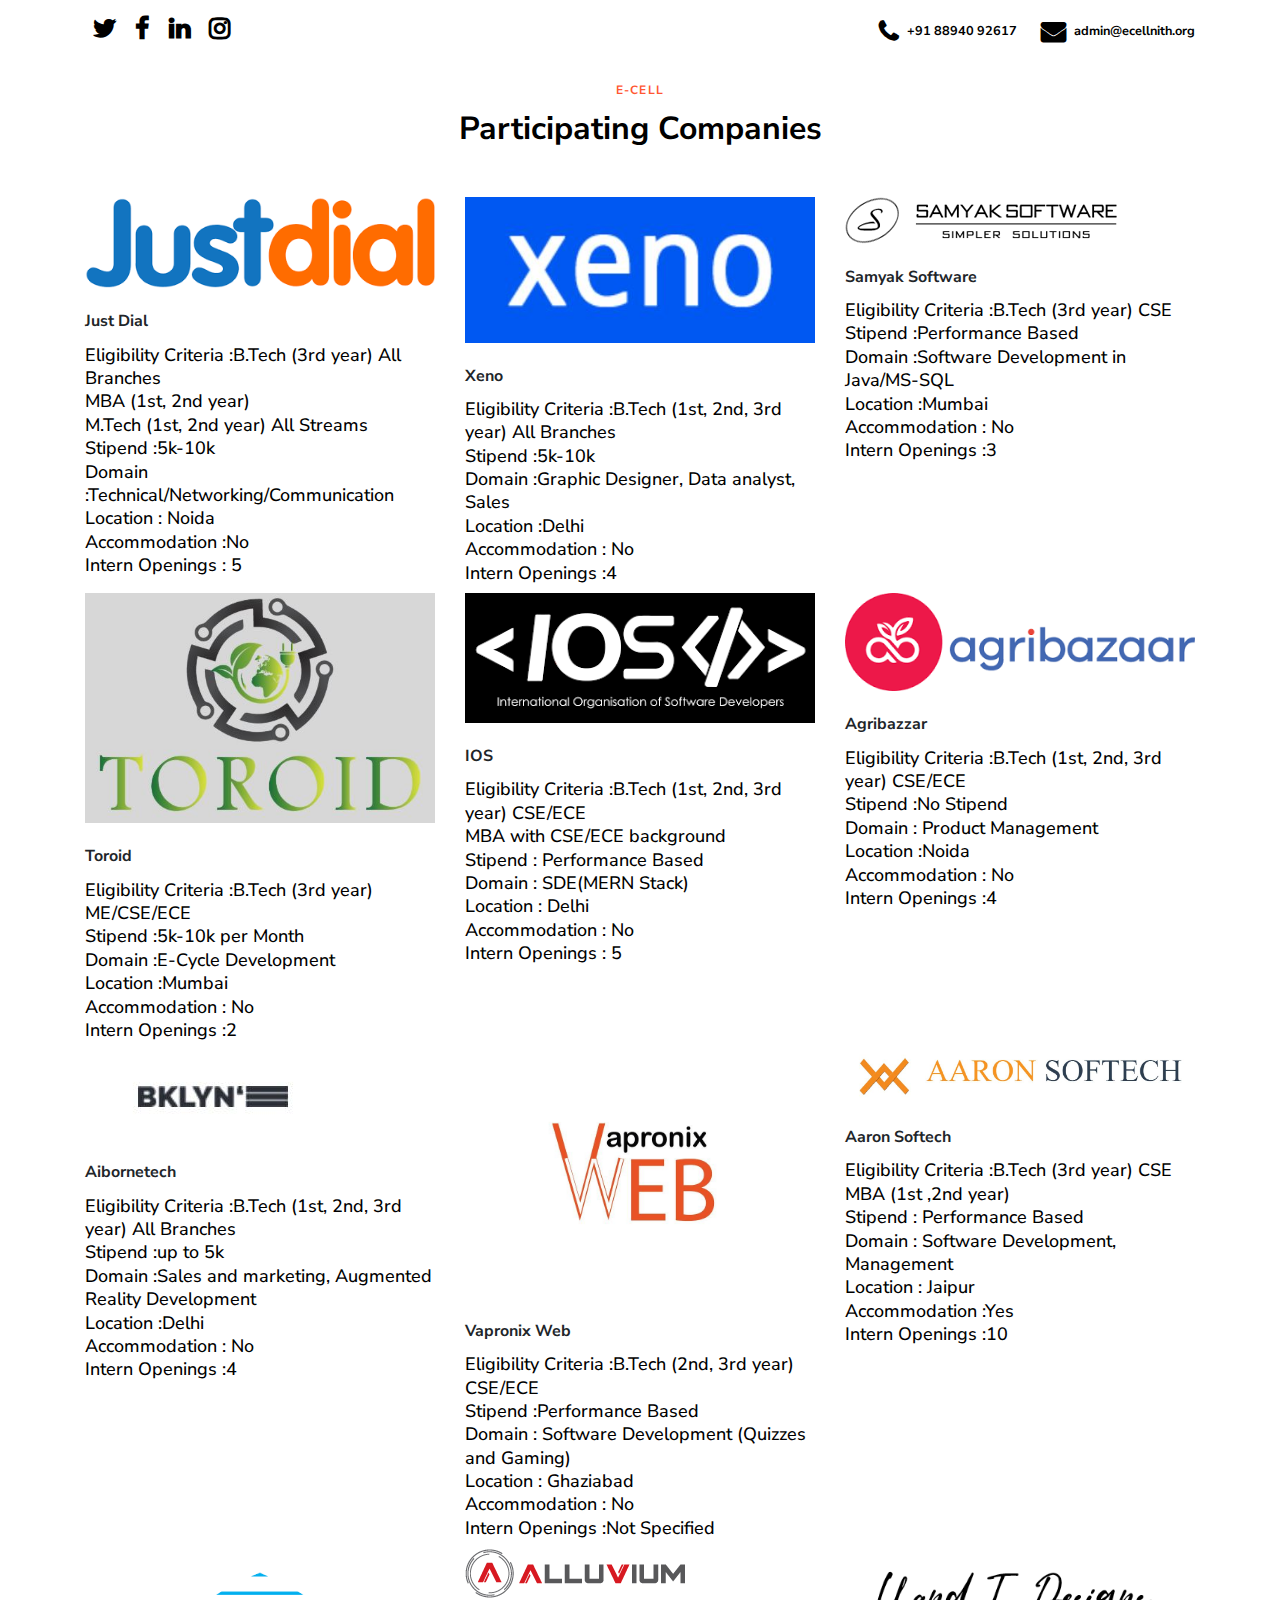
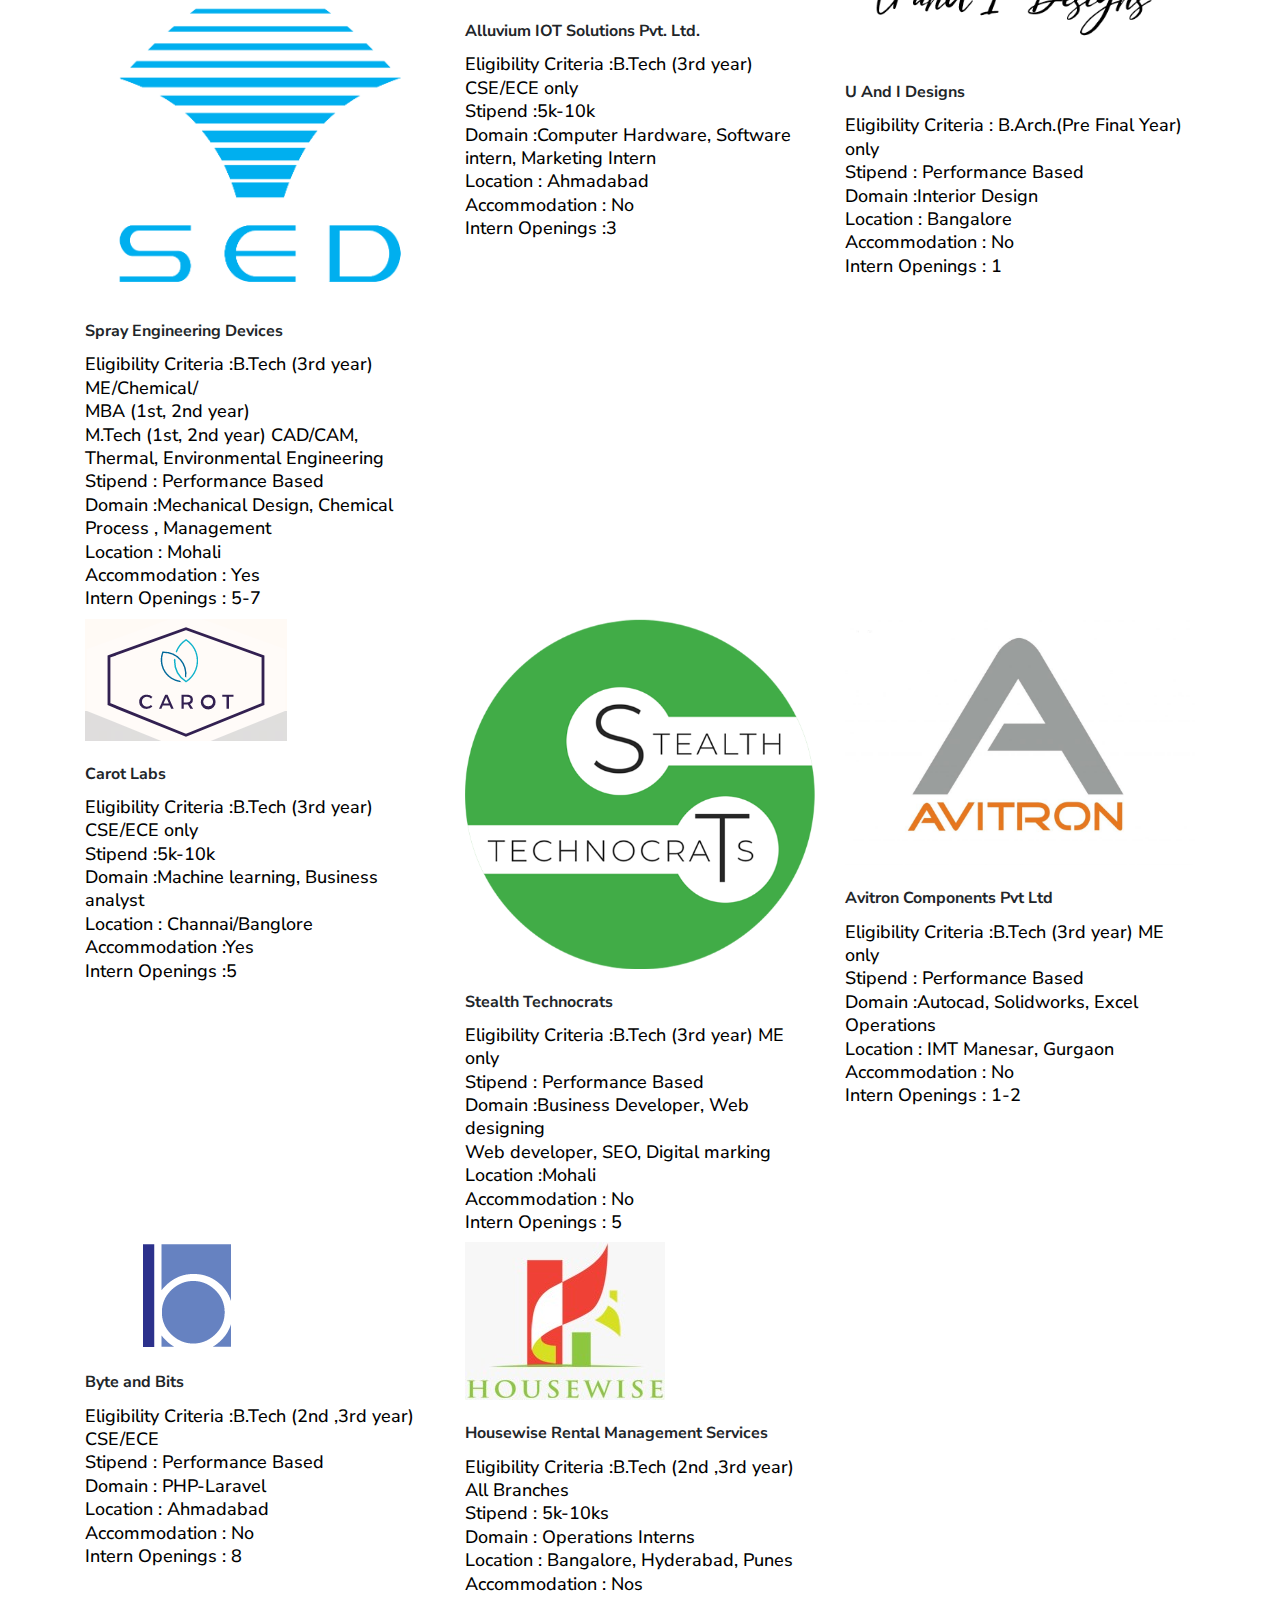
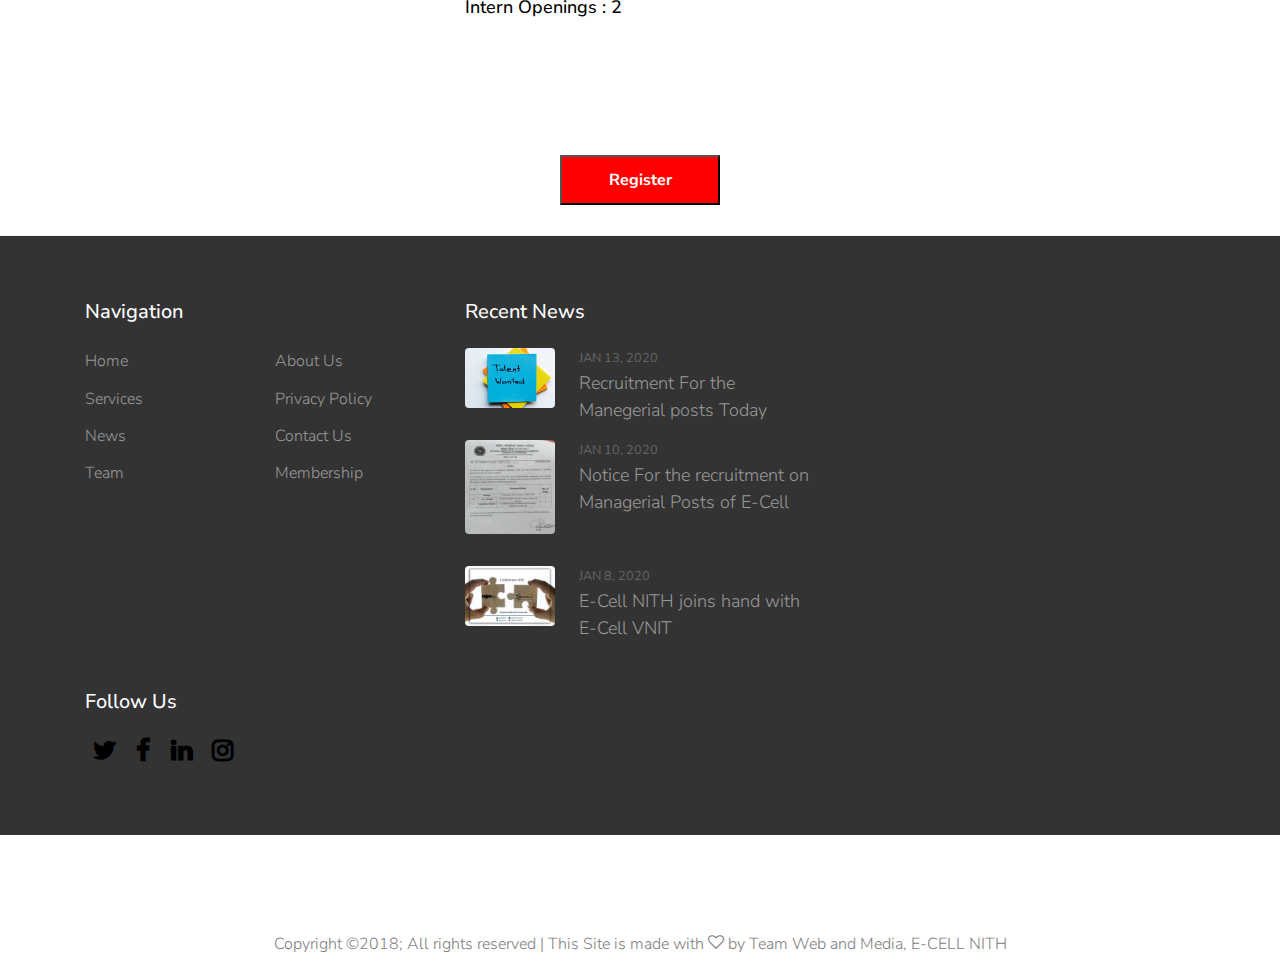
<file: sip_changes_coz_of_google_form_link_1-feb-2020.html>
<!DOCTYPE html>
<html lang="en">
  <head>
    <title>SIP</title>
    <meta charset="utf-8">
    <meta name="viewport" content="width=device-width, initial-scale=1, shrink-to-fit=no">

    <link rel="stylesheet" href="https://fonts.googleapis.com/css?family=Nunito+Sans:200,300,400,700,900"> 

    <link rel="stylesheet" href="fonts/icomoon/style.css">

    <link rel="stylesheet" href="css/magnific-popup.css">
    <link rel="stylesheet" href="css/jquery-ui.css">
    <link rel="stylesheet" href="css/owl.carousel.min.css">
    <link rel="stylesheet" href="css/owl.theme.default.min.css">
    <link rel="stylesheet" href="css/bootstrap-datepicker.css">
    
    
    <link rel="stylesheet" href="fonts/flaticon/font/flaticon.css">
  
    <link rel="stylesheet" href="css/aos.css">

    <link rel="stylesheet" href="css/style.css">
    <link rel="stylesheet" href="media.css"> 
    <link rel="icon" type="image/ico" href="images/ecell.png">
    <meta name="google-site-verification" content="Dsv-4p_q741cgJ2YxQV7O4uO7MdVzeEzFuAaJxiJX-k" />

  </head>
  <body>
  
  <div class="site-wrap">

    <div class="site-mobile-menu">
      <div class="site-mobile-menu-header">
        <div class="site-mobile-menu-close mt-3">
          <span class="icon-close2 js-menu-toggle"></span>
        </div>
      </div>
      <div class="site-mobile-menu-body"></div>
    </div> <!-- .site-mobile-menu -->
    
    
    <div class="site-navbar-wrap">
      <div class="site-navbar-top">
        <div class="container py-3">
          <div class="row align-items-center">
            <div class="col-6">
              <a href="https://mobile.twitter.com/EcellNith" class="p-2 pl-0"><span style="color: black;font-weight: bold;font-size: 25px;"class="icon-twitter"></span></a>
              <a href="https://m.facebook.com/eclubnith/?tsid=0.05827575347279712&source=result" class="p-2 pl-0"><span class="icon-facebook" style="color: black;font-weight: bold;font-size: 25px;"></span></a>
              <a href="https://www.linkedin.com/company/entrepreneurshipcellnith" class="p-2 pl-0"><span style="color: black;font-weight: bold;font-size: 25px;" class="icon-linkedin"></span></a>
              <a href="https://www.instagram.com/ecell_nith/?igshid=q6at7zqqo4v0" class="p-2 pl-0"><span style="color: black;font-weight: bold;font-size: 25px;" class="icon-instagram"></span></a>
            </div>
            <div class="col-6">
              <div class="d-flex ml-auto">
                <a href="#" class="d-flex align-items-center ml-auto mr-4">
                  <span class="icon-phone mr-2"style="color: black;font-weight: bold;font-size: 25px;"></span>
                  <span class="d-none d-md-inline-block" style="color: black;font-weight: bold;">+91 88940 92617</span>
                </a>
                <a href="#" class="d-flex align-items-center">
                  <span class="icon-envelope mr-2" style="color: black;font-weight: bold;font-size: 25px;"></span>
                  <span class="d-none d-md-inline-block" style="color: black;font-weight: bold;">admin@ecellnith.org</span>
                </a>
              </div>
            </div>
          </div>
        </div>   
      </div>
    </div>

    <div class="site-section">
      <div class="container">
        <div class="row">
          <div class="col-12 text-center">
            <span class="sub-title">E-Cell</span>
            <h2 class="font-weight-bold text-black mb-5">Participating Companies</h2>
          </div>
        </div>
        <div class="row mb-5">
          <div class="col-lg-4 col-md-6 mb-4 mb-lg-0 post-entry box">
            <a href="#" class="d-block figure">
              <img src="images/Just Dial Logo.png" alt="Image" class="img-fluid">
            </a>
            <span class="text-muted d-block mb-2 c1" style="color: #212529 !important;
    font-weight: bold;">Just Dial</span>
            <h3><a href="#"> Eligibility Criteria  :B.Tech (3rd year)  All Branches<br>
                                                       MBA (1st, 2nd year)<br>
M.Tech (1st, 2nd year) All Streams<br>
                  Stipend                  :5k-10k<br>
                  Domain                 :Technical/Networking/Communication<br>
                  Location                : Noida<br>
Accommodation  :No<br>
Intern Openings     :   5<br>
</a></h3>
          </div>
          <div class="col-lg-4 col-md-6 mb-4 mb-lg-0 post-entry box">
            <a href="#" class="d-block figure">
              <img src="images/Xeno.JPG" alt="Image" class="img-fluid">
            </a>
            <span class="text-muted d-block mb-2 c1" style="color: #212529 !important;
    font-weight: bold;">Xeno</span>
            <h3><a href="#">Eligibility Criteria :B.Tech (1st, 2nd, 3rd year)  All Branches<br> 
                  Stipend                  :5k-10k<br> 
                  Domain                 :Graphic Designer, Data analyst, Sales<br> 
                  Location                :Delhi<br> 
Accommodation  :    No<br> 
Intern Openings     :4<br> 
</a></h3>
          </div>
          <div class="col-lg-4 col-md-6 mb-4 mb-lg-0 post-entry box">
            <a href="#" class="d-block figure">
              <img src="images/esmayal.png" alt="Image" class="img-fluid">
            </a>
            <span class="text-muted d-block mb-2 c1" style="color: #212529 !important;
    font-weight: bold;">Samyak Software</span>
            <h3><a href="#">Eligibility Criteria :B.Tech (3rd year)  CSE<br>
                  Stipend                  :Performance Based<br>
                  Domain                 :Software Development in Java/MS-SQL<br>
                  Location                :Mumbai<br>
Accommodation  :    No<br>
Intern Openings     :3<br>
</a></h3>
          </div>
          <div class="col-lg-4 col-md-6 mb-4 mb-lg-0 post-entry box">
            <a href="#" class="d-block figure">
              <img src="images/Toroid.JPG" alt="Image" class="img-fluid">
            </a>
            <span class="text-muted d-block mb-2 c1" style="color: #212529 !important;
    font-weight: bold;">Toroid</span>
            <h3><a href="#">Eligibility Criteria :B.Tech (3rd year)  ME/CSE/ECE<br>
                  Stipend                  :5k-10k per Month<br>
                  Domain                 :E-Cycle Development<br>
                  Location                :Mumbai<br>
Accommodation  :    No<br>
Intern Openings     :2<br>
</a></h3>
          </div>
          <div class="col-lg-4 col-md-6 mb-4 mb-lg-0 post-entry box">
            <a href="#" class="d-block figure">
              <img src="images/iosd.png" alt="Image" class="img-fluid">
            </a>
            <span class="text-muted d-block mb-2 c1" style="color: #212529 !important;
    font-weight: bold;">IOS</span>
            <h3><a href="#">                  Eligibility Criteria :B.Tech (1st, 2nd, 3rd year)  CSE/ECE<br>
                                                      MBA with CSE/ECE background<br>
                  Stipend                  :   Performance Based<br>
                  Domain                 :   SDE(MERN Stack)<br>
                  Location                :   Delhi<br>
Accommodation  :    No<br>
                 Intern Openings  :   5<br>
</a></h3>
          </div>
          <div class="col-lg-4 col-md-6 mb-4 mb-lg-0 post-entry box">
            <a href="#" class="d-block figure">
              <img src="images/agribazzar.png" alt="Image" class="img-fluid">
            </a>
            <span class="text-muted d-block mb-2 c1" style="color: #212529 !important;
    font-weight: bold;">Agribazzar</span>
            <h3><a href="#">Eligibility Criteria :B.Tech (1st, 2nd, 3rd year)  CSE/ECE<br>
                  Stipend                  :No Stipend <br>
                  Domain                 :    Product Management<br>
                  Location                :Noida<br>
Accommodation  :    No<br>
Intern Openings     :4<br>
</a></h3>
          </div>
          <div class="col-lg-4 col-md-6 mb-4 mb-lg-0 post-entry box">
            <a href="#" class="d-block figure">
              <img src="images/Aibornetech.JPG" alt="Image" class="img-fluid">
            </a>
            <span class="text-muted d-block mb-2 c1" style="color: #212529 !important;
    font-weight: bold;">Aibornetech</span>
            <h3><a href="#">Eligibility Criteria :B.Tech (1st, 2nd, 3rd year)  All Branches<br>
                  Stipend                  :up to 5k<br>
                  Domain                 :Sales and marketing, Augmented Reality Development<br>
                  Location                :Delhi<br>
Accommodation  :    No<br>
Intern Openings     :4<br>
</a></h3>
          </div>
          <div class="col-lg-4 col-md-6 mb-4 mb-lg-0 post-entry box">
            <a href="#" class="d-block figure">
              <img src="images/vapronix web.jpg" alt="Image" class="img-fluid">
            </a>
            <span class="text-muted d-block mb-2 c1" style="color: #212529 !important;
    font-weight: bold;">Vapronix Web</span>
            <h3><a href="#">Eligibility Criteria :B.Tech (2nd, 3rd year)  CSE/ECE<br>
                  Stipend                  :Performance Based<br>
                  Domain                 :    Software Development (Quizzes and Gaming)<br>
                  Location                : Ghaziabad<br>
Accommodation  :    No<br>
Intern Openings     :Not Specified<br>
</a></h3>
          </div>
          <div class="col-lg-4 col-md-6 mb-4 mb-lg-0 post-entry box">
            <a href="#" class="d-block figure">
              <img src="images/Aaron Softech.JPG" alt="Image" class="img-fluid">
            </a>
            <span class="text-muted d-block mb-2 c1" style="color: #212529 !important;
    font-weight: bold;">Aaron Softech</span>
            <h3><a href="#"> Eligibility Criteria  :B.Tech (3rd year)  CSE<br>
MBA (1st ,2nd year)<br>
                  Stipend                  :   Performance Based<br> 
                  Domain                 :    Software Development, Management<br>
                  Location                : Jaipur<br>
Accommodation  :Yes<br>
Intern Openings     :10<br>
</a></h3>
          </div>
          <div class="col-lg-4 col-md-6 mb-4 mb-lg-0 post-entry box">
            <a href="#" class="d-block figure">
              <img src="images/Spray Engineering Devices  Logo.png" alt="Image" class="img-fluid">
            </a>
            <span class="text-muted d-block mb-2 c1" style="color: #212529 !important;
    font-weight: bold;">Spray Engineering Devices</span>
            <h3><a href="#"> Eligibility Criteria  :B.Tech (3rd year)  ME/Chemical/<br>
                                                       MBA (1st, 2nd year)<br>
M.Tech (1st, 2nd year) CAD/CAM, Thermal, Environmental Engineering<br>
                  Stipend                  :   Performance Based <br>
                  Domain                 :Mechanical Design, Chemical Process , Management<br>
                  Location                : Mohali<br>
Accommodation  :    Yes<br>
Intern Openings     :   5-7<br>
</a></h3>
          </div>
          <div class="col-lg-4 col-md-6 mb-4 mb-lg-0 post-entry box">
            <a href="#" class="d-block figure">
              <img src="images/Alluvium-logo.png" alt="Image" class="img-fluid">
            </a>
            <span class="text-muted d-block mb-2 c1" style="color: #212529 !important;
    font-weight: bold;">	Alluvium IOT Solutions Pvt. Ltd.</span>
            <h3><a href="#">Eligibility Criteria  :B.Tech (3rd year)  CSE/ECE only<br>
              Stipend                  :5k-10k <br>
              Domain                 :Computer Hardware, Software intern, Marketing Intern<br>
              Location                : Ahmadabad<br>
Accommodation  :    No<br>
              Intern Openings     :3<br>

</a></h3>
          </div>
          <div class="col-lg-4 col-md-6 mb-4 mb-lg-0 post-entry box">
            <a href="#" class="d-block figure">
              <img src="images/u.png" alt="Image" class="img-fluid">
            </a>
            <span class="text-muted d-block mb-2 c1" style="color: #212529 !important;
    font-weight: bold;">U And I Designs</span>
            <h3><a href="#">Eligibility Criteria  :   B.Arch.(Pre Final Year) only<br>
              Stipend                  :   Performance Based<br>
              Domain                 :Interior Design<br>
              Location                : Bangalore<br>
Accommodation  :    No<br>
              Intern Openings     :   1<br></a>
</h3>
          </div>
          <div class="col-lg-4 col-md-6 mb-4 mb-lg-0 post-entry box">
            <a href="#" class="d-block figure">
              <img src="images/carot.png" alt="Image" class="img-fluid">
            </a>
            <span class="text-muted d-block mb-2 c1" style="color: #212529 !important;
    font-weight: bold;">	Carot Labs</span>
            <h3><a href="#">
              Eligibility Criteria  :B.Tech (3rd year)  CSE/ECE only<br>
                  Stipend                  :5k-10k<br>
                  Domain                 :Machine learning, Business analyst<br>
                  Location                : Channai/Banglore<br>
Accommodation  :Yes<br>
                  Intern Openings     :5<br>

</a></h3>
          </div>
          
           
          <div class="col-lg-4 col-md-6 mb-4 mb-lg-0 post-entry box">
            <a href="#" class="d-block figure">
              <img src="images/st.png" alt="Image" class="img-fluid">
            </a>
            <span class="text-muted d-block mb-2 c1" style="color: #212529 !important;
    font-weight: bold;">	Stealth Technocrats</span>
            <h3><a href="#">Eligibility Criteria  :B.Tech (3rd year)  ME only<br>
              Stipend                  :   Performance Based<br>
              Domain                 :Business Developer, Web designing <br>
                                       Web developer, SEO, Digital marking<br>
              Location                :Mohali<br>
Accommodation  :   No<br>
              Intern Openings     :   5<br>

</a></h3>
          </div>
          <div class="col-lg-4 col-md-6 mb-4 mb-lg-0 post-entry box">
            <a href="#" class="d-block figure">
              <img src="images/avi.jpg" alt="Image" class="img-fluid">
            </a>
            <span class="text-muted d-block mb-2 c1" style="color: #212529 !important;
    font-weight: bold;">Avitron Components Pvt Ltd</span>
            <h3><a href="#">Eligibility Criteria  :B.Tech (3rd year)  ME only<br>
              Stipend                  :   Performance Based<br>
              Domain                 :Autocad, Solidworks, Excel Operations<br>
              Location                : IMT Manesar, Gurgaon<br>
Accommodation  :    No<br>
              Intern Openings     :   1-2<br>

</a></h3>
          </div>
          
          <div class="col-lg-4 col-md-6 mb-4 mb-lg-0 post-entry box">
            <a href="#" class="d-block figure">
              <img src="images/bb.png" alt="Image" class="img-fluid">
            </a>
            <span class="text-muted d-block mb-2 c1" style="color: #212529 !important;
    font-weight: bold;">	Byte and Bits</span>
            <h3><a href="#">Eligibility Criteria  :B.Tech (2nd ,3rd year)  CSE/ECE<br>
              Stipend                  :   Performance Based<br>
              Domain                 :    PHP-Laravel<br>
              Location                : Ahmadabad<br>
Accommodation  :    No<br>
              Intern Openings     :   8<br>

</a></h3>
          </div>
          <div class="col-lg-4 col-md-6 mb-4 mb-lg-0 post-entry box">
            <a href="#" class="d-block figure">
              <img src="images/housewise.jpeg" alt="Image" class="img-fluid">
            </a>
            <span class="text-muted d-block mb-2 c1" style="color: #212529 !important;
            font-weight: bold;">Housewise Rental Management Services</span>
            <h3><a href="#">Eligibility Criteria  :B.Tech (2nd ,3rd year)  All Branches<br>
              Stipend                  :   5k-10ks<br>
              Domain                 :    Operations Interns<br>
              Location                : Bangalore, Hyderabad, Punes<br>
Accommodation  :    Nos<br>
              Intern Openings     :   2<br>

</a></h3>
          </div>
          

        </div>
         
      </div>
    </div>
 <div class="third" style="
 text-align: center;
 margin-bottom: 30px;
 /* width: auto; */
">
  <a href="https://docs.google.com/forms/d/e/1FAIpQLSfLSolpELFbB5ZjORRKlT87q0yxKc3Lgp3FVIPuBdtzfmuv0w/viewform"><button  style="
    font-weight:bold;
    width: 160px;
    height: 50px;
    background-color: red;
    color: white;
">Register</button></a> 

 </div>

 

 

    

   

    
    



        
        
      
    
    <footer class="site-footer border-top">
      <div class="container">
        <div class="row">
          <div class="col-lg-4 mb-5 mb-lg-0">
            <div class="row mb-5">
              <div class="col-md-12">
                <h3 class="footer-heading mb-4">Navigation</h3>
              </div>
              <div class="col-md-6 col-lg-6">
                <ul class="list-unstyled">
                  <li><a href="#">Home</a></li>
                  <li><a href="#">Services</a></li>
                  <li><a href="#">News</a></li>
                  <li><a href="#">Team</a></li>
                </ul>
              </div>
              <div class="col-md-6 col-lg-6">
                <ul class="list-unstyled">
                  <li><a href="#">About Us</a></li>
                  <li><a href="#">Privacy Policy</a></li>
                  <li><a href="#">Contact Us</a></li>
                  <li><a href="#">Membership</a></li>
                </ul>
              </div>
            </div>

            
          </div>
          <div class="col-lg-4">
           

            <div class="mb-5">
              <h3 class="footer-heading mb-4">Recent News</h3>
              <div class="block-25">
                <ul class="list-unstyled">
                  <li class="mb-3">
                    <a href="#" class="d-flex">
                      <figure class="image mr-4">
                        <img src="images/hero_bg_3.jpg" alt="" class="img-fluid">
                      </figure>
                      <div class="text">
                        <span class="small text-uppercase date">Jan 13, 2020</span>
                        <h3 class="heading font-weight-light">Recruitment For the Manegerial posts Today</h3>
                      </div>
                    </a>
                  </li>
                  <li class="mb-3">
                    <a href="#" class="d-flex">
                      <figure class="image mr-4">
                        <img src="images/hero_bg_2.jpg" alt="" class="img-fluid">
                      </figure>
                      <div class="text">
                        <span class="small text-uppercase date">Jan 10, 2020</span>
                        <h3 class="heading font-weight-light">Notice For the recruitment on Managerial Posts of E-Cell </h3>
                      </div>
                    </a>
                  </li>
                  <li class="mb-3">
                    <a href="#" class="d-flex">
                      <figure class="image mr-4">
                        <img src="images/hero_bg_1.jpg" alt="" class="img-fluid">
                      </figure>
                      <div class="text">
                        <span class="small text-uppercase date">Jan 8, 2020</span>
                        <h3 class="heading font-weight-light">E-Cell NITH joins hand with E-Cell VNIT</h3>
                      </div>
                    </a>
                  </li>
                </ul>
              </div>
            </div>
            
          </div>
          

      
              </form>

            </div>

            <div class="row">
              <div class="col-md-12">
                <h3 class="footer-heading mb-4">Follow Us</h3>

                <div>
                  <a href="https://mobile.twitter.com/EcellNith" class="p-2 pl-0"><span style="color: black;font-weight: bold;font-size: 25px;"class="icon-twitter"></span></a>
              <a href="https://m.facebook.com/eclubnith/?tsid=0.05827575347279712&source=result" class="p-2 pl-0"><span class="icon-facebook" style="color: black;font-weight: bold;font-size: 25px;"></span></a>
              <a href="https://www.linkedin.com/company/entrepreneurshipcellnith" class="p-2 pl-0"><span style="color: black;font-weight: bold;font-size: 25px;" class="icon-linkedin"></span></a>
              <a href="https://www.instagram.com/ecell_nith/?igshid=q6at7zqqo4v0" class="p-2 pl-0"><span style="color: black;font-weight: bold;font-size: 25px;" class="icon-instagram"></span></a>
                </div>
              </div>
            </div>


          </div>
          
        </div>
        <div class="row pt-5 mt-5 text-center">
          <div class="col-md-12">
            <p>
            <!-- Link back to Colorlib can't be removed. Template is licensed under CC BY 3.0. -->
            Copyright &copy;2018;</script> All rights reserved | This Site is made with <i class="icon-heart-o" aria-hidden="true"></i> by Team Web and Media, E-CELL NITH 
            <!-- Link back to Colorlib can't be removed. Template is licensed under CC BY 3.0. -->
            </p>
          </div>
          
        </div>
      </div>
    </footer>
  </div>

  <script src="js/jquery-3.3.1.min.js"></script>
  <script src="js/jquery-migrate-3.0.1.min.js"></script>
  <script src="js/jquery-ui.js"></script>
  <script src="js/popper.min.js"></script>
  <script src="js/bootstrap.min.js"></script>
  <script src="js/owl.carousel.min.js"></script>
  <script src="js/jquery.stellar.min.js"></script>
  <script src="js/jquery.countdown.min.js"></script>
  <script src="js/jquery.magnific-popup.min.js"></script>
  <script src="js/bootstrap-datepicker.min.js"></script>
  <script src="js/aos.js"></script>

  <script src="js/main.js"></script>
    
  </body>
</html>
</file>
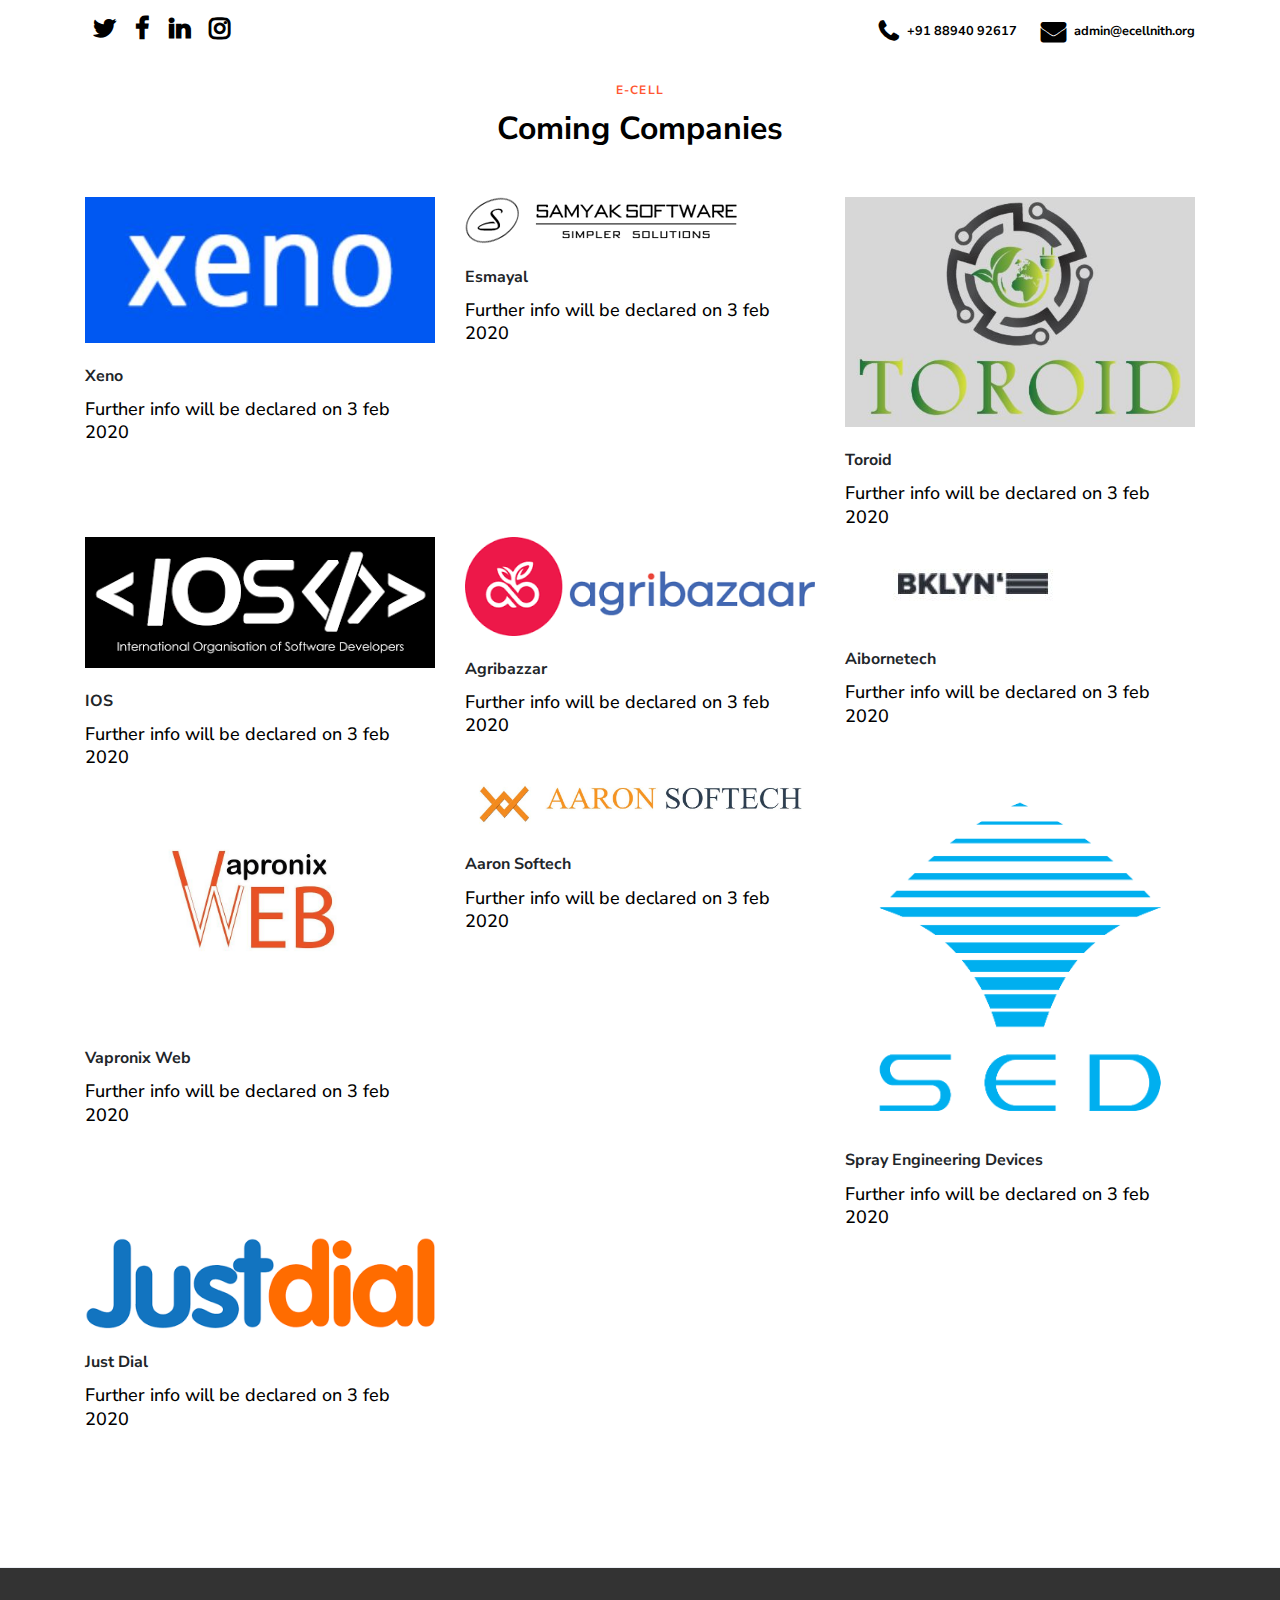
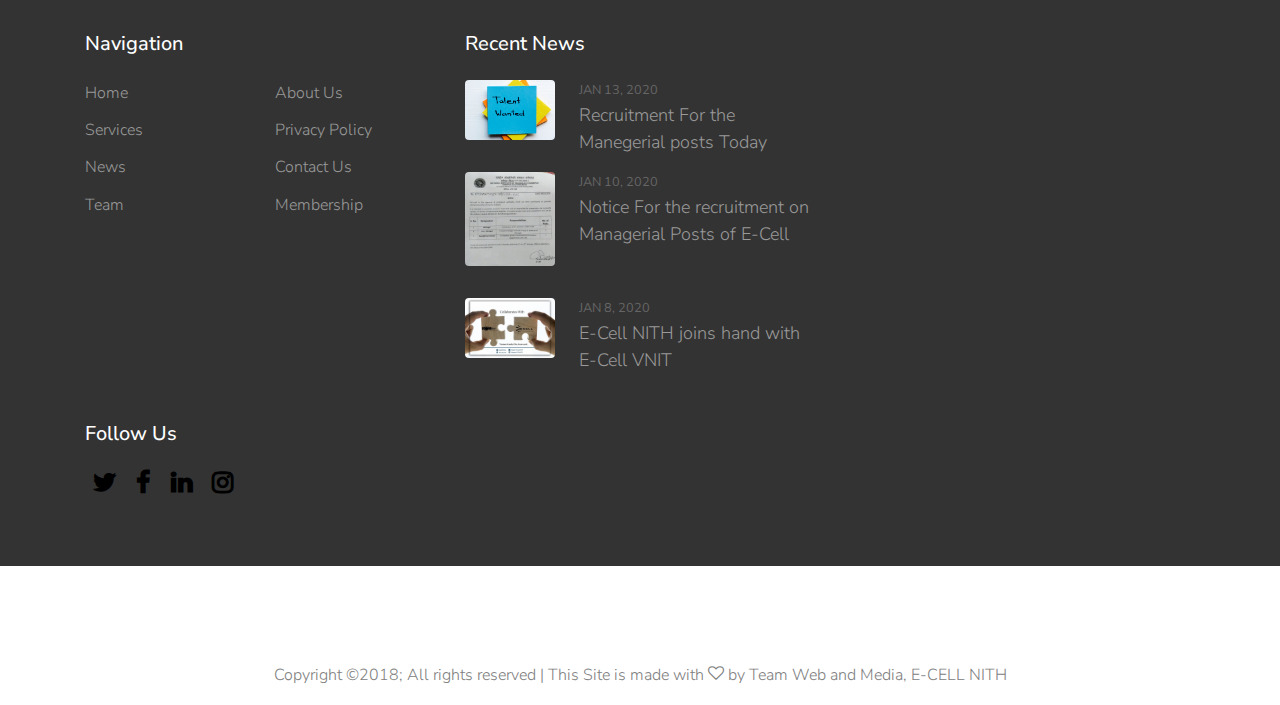
<file: sip_for_company.html>
<!DOCTYPE html>
<html lang="en">
  <head>
    <title>SIP</title>
    <meta charset="utf-8">
    <meta name="viewport" content="width=device-width, initial-scale=1, shrink-to-fit=no">

    <link rel="stylesheet" href="https://fonts.googleapis.com/css?family=Nunito+Sans:200,300,400,700,900"> 

    <link rel="stylesheet" href="fonts/icomoon/style.css">

    <link rel="stylesheet" href="css/magnific-popup.css">
    <link rel="stylesheet" href="css/jquery-ui.css">
    <link rel="stylesheet" href="css/owl.carousel.min.css">
    <link rel="stylesheet" href="css/owl.theme.default.min.css">
    <link rel="stylesheet" href="css/bootstrap-datepicker.css">
    
    
    <link rel="stylesheet" href="fonts/flaticon/font/flaticon.css">
  
    <link rel="stylesheet" href="css/aos.css">

    <link rel="stylesheet" href="css/style.css">
    <link rel="stylesheet" href="media.css"> 
    <link rel="icon" type="image/ico" href="images/ecell.png">
    <meta name="google-site-verification" content="Dsv-4p_q741cgJ2YxQV7O4uO7MdVzeEzFuAaJxiJX-k" />

  </head>
  <body>
  
  <div class="site-wrap">

    <div class="site-mobile-menu">
      <div class="site-mobile-menu-header">
        <div class="site-mobile-menu-close mt-3">
          <span class="icon-close2 js-menu-toggle"></span>
        </div>
      </div>
      <div class="site-mobile-menu-body"></div>
    </div> <!-- .site-mobile-menu -->
    
    
    <div class="site-navbar-wrap">
      <div class="site-navbar-top">
        <div class="container py-3">
          <div class="row align-items-center">
            <div class="col-6">
              <a href="https://mobile.twitter.com/EcellNith" class="p-2 pl-0"><span style="color: black;font-weight: bold;font-size: 25px;"class="icon-twitter"></span></a>
              <a href="https://m.facebook.com/eclubnith/?tsid=0.05827575347279712&source=result" class="p-2 pl-0"><span class="icon-facebook" style="color: black;font-weight: bold;font-size: 25px;"></span></a>
              <a href="https://www.linkedin.com/company/entrepreneurshipcellnith" class="p-2 pl-0"><span style="color: black;font-weight: bold;font-size: 25px;" class="icon-linkedin"></span></a>
              <a href="https://www.instagram.com/ecell_nith/?igshid=q6at7zqqo4v0" class="p-2 pl-0"><span style="color: black;font-weight: bold;font-size: 25px;" class="icon-instagram"></span></a>
            </div>
            <div class="col-6">
              <div class="d-flex ml-auto">
                <a href="#" class="d-flex align-items-center ml-auto mr-4">
                  <span class="icon-phone mr-2"style="color: black;font-weight: bold;font-size: 25px;"></span>
                  <span class="d-none d-md-inline-block" style="color: black;font-weight: bold;">+91 88940 92617</span>
                </a>
                <a href="#" class="d-flex align-items-center">
                  <span class="icon-envelope mr-2" style="color: black;font-weight: bold;font-size: 25px;"></span>
                  <span class="d-none d-md-inline-block" style="color: black;font-weight: bold;">admin@ecellnith.org</span>
                </a>
              </div>
            </div>
          </div>
        </div>   
      </div>
    </div>

    <div class="site-section">
      <div class="container">
        <div class="row">
          <div class="col-12 text-center">
            <span class="sub-title">E-Cell</span>
            <h2 class="font-weight-bold text-black mb-5">Coming Companies</h2>
          </div>
        </div>
        <div class="row mb-5">
          <div class="col-lg-4 col-md-6 mb-4 mb-lg-0 post-entry">
            <a href="#" class="d-block figure">
              <img src="images/Xeno.JPG" alt="Image" class="img-fluid">
            </a>
            <span class="text-muted d-block mb-2 c1" style="color: #212529 !important;
    font-weight: bold;">Xeno</span>
            <h3><a href="#">Further info will be declared on 3 feb 2020</a></h3>
          </div>
          <div class="col-lg-4 col-md-6 mb-4 mb-lg-0 post-entry">
            <a href="#" class="d-block figure">
              <img src="images/esmayal.png" alt="Image" class="img-fluid">
            </a>
            <span class="text-muted d-block mb-2 c1" style="color: #212529 !important;
    font-weight: bold;">Esmayal</span>
            <h3><a href="#">Further info will be declared on 3 feb 2020</a></h3>
          </div>
          <div class="col-lg-4 col-md-6 mb-4 mb-lg-0 post-entry">
            <a href="#" class="d-block figure">
              <img src="images/Toroid.JPG" alt="Image" class="img-fluid">
            </a>
            <span class="text-muted d-block mb-2 c1" style="color: #212529 !important;
    font-weight: bold;">Toroid</span>
            <h3><a href="#">Further info will be declared on 3 feb 2020</a></h3>
          </div>
          <div class="col-lg-4 col-md-6 mb-4 mb-lg-0 post-entry">
            <a href="#" class="d-block figure">
              <img src="images/iosd.png" alt="Image" class="img-fluid">
            </a>
            <span class="text-muted d-block mb-2 c1" style="color: #212529 !important;
    font-weight: bold;">IOS</span>
            <h3><a href="#">Further info will be declared on 3 feb 2020</a></h3>
          </div>
          <div class="col-lg-4 col-md-6 mb-4 mb-lg-0 post-entry">
            <a href="#" class="d-block figure">
              <img src="images/agribazzar.png" alt="Image" class="img-fluid">
            </a>
            <span class="text-muted d-block mb-2 c1" style="color: #212529 !important;
    font-weight: bold;">Agribazzar</span>
            <h3><a href="#">Further info will be declared on 3 feb 2020</a></h3>
          </div>
          <div class="col-lg-4 col-md-6 mb-4 mb-lg-0 post-entry">
            <a href="#" class="d-block figure">
              <img src="images/Aibornetech.JPG" alt="Image" class="img-fluid">
            </a>
            <span class="text-muted d-block mb-2 c1" style="color: #212529 !important;
    font-weight: bold;">Aibornetech</span>
            <h3><a href="#">Further info will be declared on 3 feb 2020 </a></h3>
          </div>
          <div class="col-lg-4 col-md-6 mb-4 mb-lg-0 post-entry">
            <a href="#" class="d-block figure">
              <img src="images/vapronix web.jpg" alt="Image" class="img-fluid">
            </a>
            <span class="text-muted d-block mb-2 c1" style="color: #212529 !important;
    font-weight: bold;">Vapronix Web</span>
            <h3><a href="#">Further info will be declared on 3 feb 2020</a></h3>
          </div>
          <div class="col-lg-4 col-md-6 mb-4 mb-lg-0 post-entry">
            <a href="#" class="d-block figure">
              <img src="images/Aaron Softech.JPG" alt="Image" class="img-fluid">
            </a>
            <span class="text-muted d-block mb-2 c1" style="color: #212529 !important;
    font-weight: bold;">Aaron Softech</span>
            <h3><a href="#">Further info will be declared on 3 feb 2020</a></h3>
          </div>
          <div class="col-lg-4 col-md-6 mb-4 mb-lg-0 post-entry">
            <a href="#" class="d-block figure">
              <img src="images/Spray Engineering Devices  Logo.png" alt="Image" class="img-fluid">
            </a>
            <span class="text-muted d-block mb-2 c1" style="color: #212529 !important;
    font-weight: bold;">Spray Engineering Devices</span>
            <h3><a href="#">Further info will be declared on 3 feb 2020</a></h3>
          </div>
          <div class="col-lg-4 col-md-6 mb-4 mb-lg-0 post-entry">
            <a href="#" class="d-block figure">
              <img src="images/Just Dial Logo.png" alt="Image" class="img-fluid">
            </a>
            <span class="text-muted d-block mb-2 c1" style="color: #212529 !important;
    font-weight: bold;">Just Dial</span>
            <h3><a href="#">Further info will be declared on 3 feb 2020</a></h3>
          </div>

        </div>
         
      </div>
    </div>
 

 

 

    

   

    
    



        
        
      
    
    <footer class="site-footer border-top">
      <div class="container">
        <div class="row">
          <div class="col-lg-4 mb-5 mb-lg-0">
            <div class="row mb-5">
              <div class="col-md-12">
                <h3 class="footer-heading mb-4">Navigation</h3>
              </div>
              <div class="col-md-6 col-lg-6">
                <ul class="list-unstyled">
                  <li><a href="#">Home</a></li>
                  <li><a href="#">Services</a></li>
                  <li><a href="#">News</a></li>
                  <li><a href="#">Team</a></li>
                </ul>
              </div>
              <div class="col-md-6 col-lg-6">
                <ul class="list-unstyled">
                  <li><a href="#">About Us</a></li>
                  <li><a href="#">Privacy Policy</a></li>
                  <li><a href="#">Contact Us</a></li>
                  <li><a href="#">Membership</a></li>
                </ul>
              </div>
            </div>

            
          </div>
          <div class="col-lg-4">
           

            <div class="mb-5">
              <h3 class="footer-heading mb-4">Recent News</h3>
              <div class="block-25">
                <ul class="list-unstyled">
                  <li class="mb-3">
                    <a href="#" class="d-flex">
                      <figure class="image mr-4">
                        <img src="images/hero_bg_3.jpg" alt="" class="img-fluid">
                      </figure>
                      <div class="text">
                        <span class="small text-uppercase date">Jan 13, 2020</span>
                        <h3 class="heading font-weight-light">Recruitment For the Manegerial posts Today</h3>
                      </div>
                    </a>
                  </li>
                  <li class="mb-3">
                    <a href="#" class="d-flex">
                      <figure class="image mr-4">
                        <img src="images/hero_bg_2.jpg" alt="" class="img-fluid">
                      </figure>
                      <div class="text">
                        <span class="small text-uppercase date">Jan 10, 2020</span>
                        <h3 class="heading font-weight-light">Notice For the recruitment on Managerial Posts of E-Cell </h3>
                      </div>
                    </a>
                  </li>
                  <li class="mb-3">
                    <a href="#" class="d-flex">
                      <figure class="image mr-4">
                        <img src="images/hero_bg_1.jpg" alt="" class="img-fluid">
                      </figure>
                      <div class="text">
                        <span class="small text-uppercase date">Jan 8, 2020</span>
                        <h3 class="heading font-weight-light">E-Cell NITH joins hand with E-Cell VNIT</h3>
                      </div>
                    </a>
                  </li>
                </ul>
              </div>
            </div>
            
          </div>
          

      
              </form>

            </div>

            <div class="row">
              <div class="col-md-12">
                <h3 class="footer-heading mb-4">Follow Us</h3>

                <div>
                  <a href="https://mobile.twitter.com/EcellNith" class="p-2 pl-0"><span style="color: black;font-weight: bold;font-size: 25px;"class="icon-twitter"></span></a>
              <a href="https://m.facebook.com/eclubnith/?tsid=0.05827575347279712&source=result" class="p-2 pl-0"><span class="icon-facebook" style="color: black;font-weight: bold;font-size: 25px;"></span></a>
              <a href="https://www.linkedin.com/company/entrepreneurshipcellnith" class="p-2 pl-0"><span style="color: black;font-weight: bold;font-size: 25px;" class="icon-linkedin"></span></a>
              <a href="https://www.instagram.com/ecell_nith/?igshid=q6at7zqqo4v0" class="p-2 pl-0"><span style="color: black;font-weight: bold;font-size: 25px;" class="icon-instagram"></span></a>
                </div>
              </div>
            </div>


          </div>
          
        </div>
        <div class="row pt-5 mt-5 text-center">
          <div class="col-md-12">
            <p>
            <!-- Link back to Colorlib can't be removed. Template is licensed under CC BY 3.0. -->
            Copyright &copy;2018;</script> All rights reserved | This Site is made with <i class="icon-heart-o" aria-hidden="true"></i> by Team Web and Media, E-CELL NITH 
            <!-- Link back to Colorlib can't be removed. Template is licensed under CC BY 3.0. -->
            </p>
          </div>
          
        </div>
      </div>
    </footer>
  </div>

  <script src="js/jquery-3.3.1.min.js"></script>
  <script src="js/jquery-migrate-3.0.1.min.js"></script>
  <script src="js/jquery-ui.js"></script>
  <script src="js/popper.min.js"></script>
  <script src="js/bootstrap.min.js"></script>
  <script src="js/owl.carousel.min.js"></script>
  <script src="js/jquery.stellar.min.js"></script>
  <script src="js/jquery.countdown.min.js"></script>
  <script src="js/jquery.magnific-popup.min.js"></script>
  <script src="js/bootstrap-datepicker.min.js"></script>
  <script src="js/aos.js"></script>

  <script src="js/main.js"></script>
    
  </body>
</html>
</file>
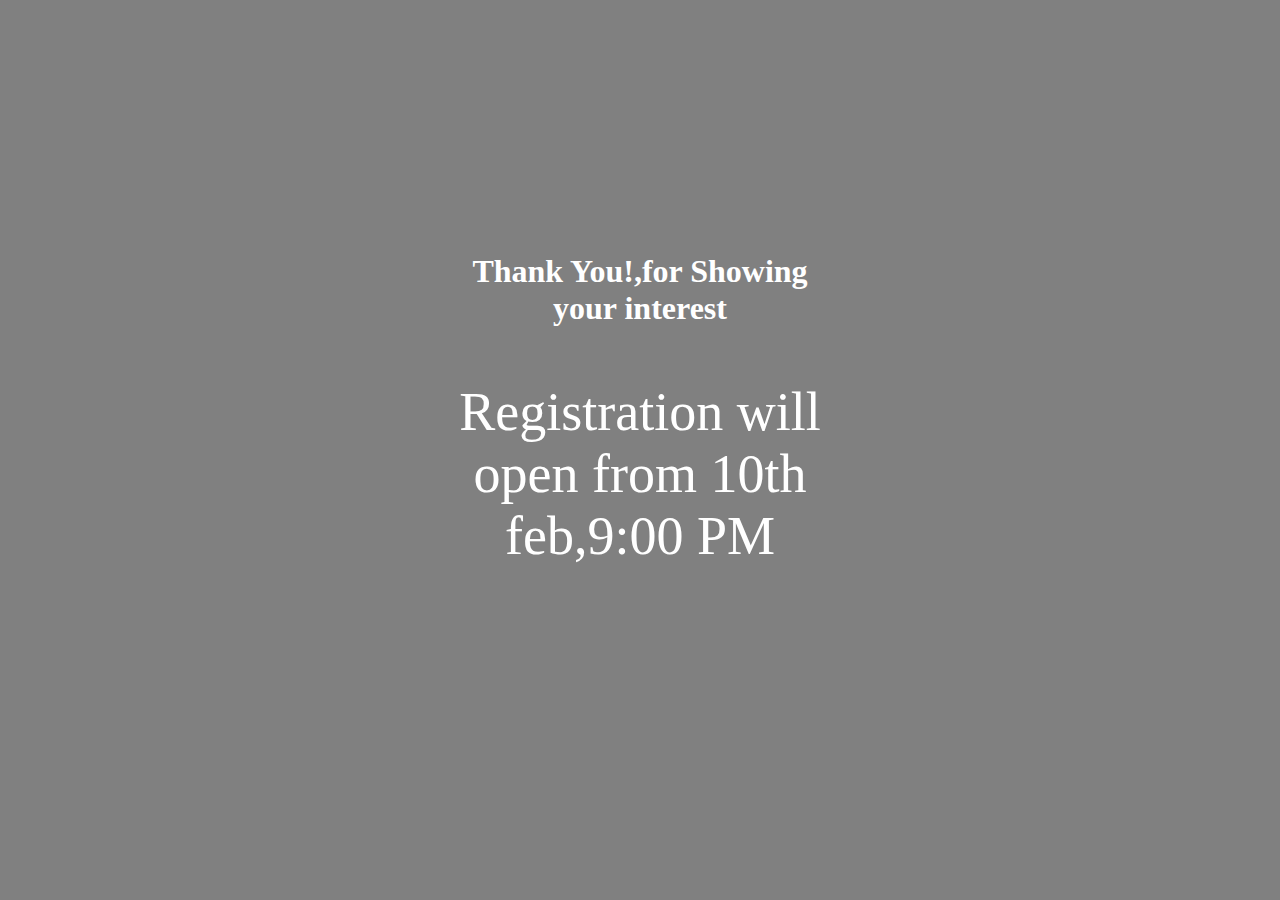
<file: thank.html>
<!DOCTYPE html>
<html lang="en">

<head>
  <meta charset="UTF-8" />
  <meta name="viewport" content="width=device-width, initial-scale=1.0" />
  <meta http-equiv="X-UA-Compatible" content="ie=edge" />
  <link rel="stylesheet" href="thank.css" />
  <title>Registration Form</title>
</head>
<body style="background-image: url(https://nith.ac.in/wp-content/uploads/2016/10/43.jpg);
opacity:1;" data-aos="fade" data-stellar-background-ratio="0.5">
	<div class="thank" >
       <h1>
          Thank You!,for Showing your interest
       </h1>
       <p>Registration will open from 10th feb,9:00 PM</p>
    </div>  
</body>


</html>
</file>
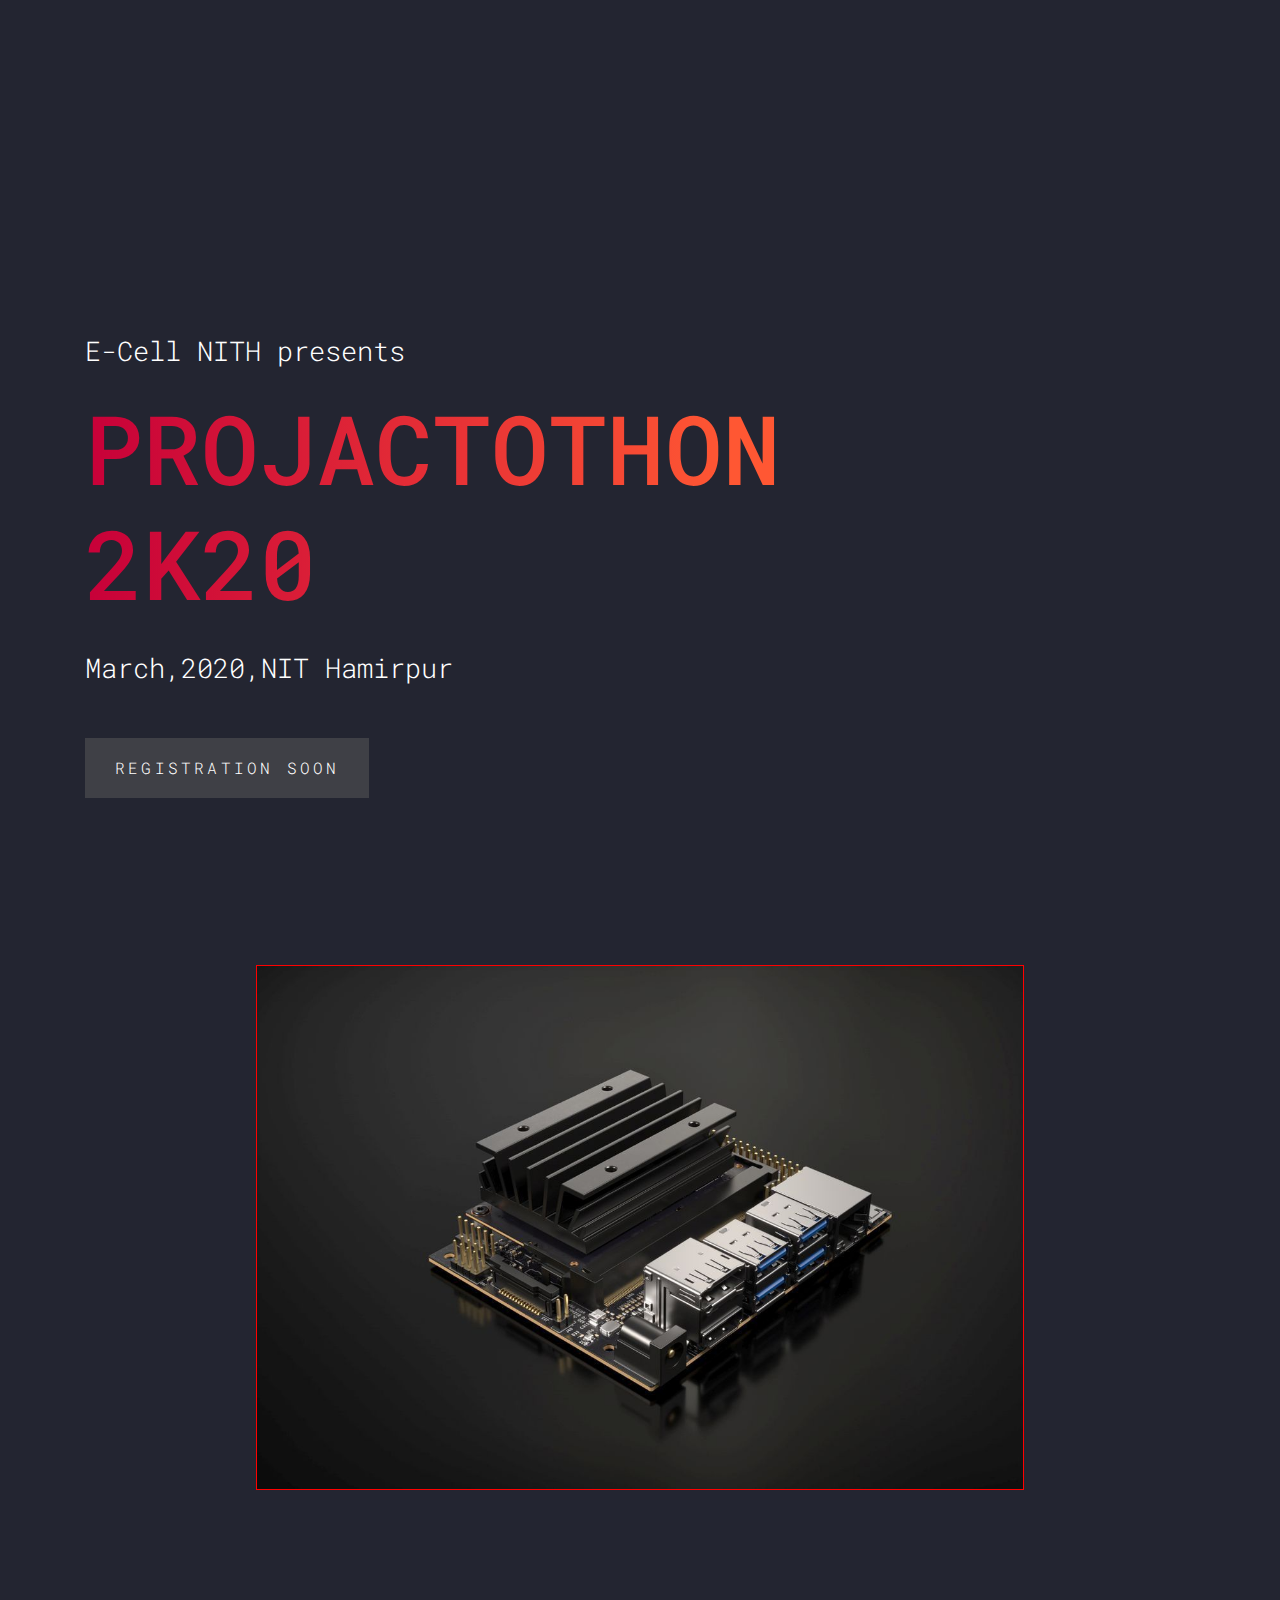
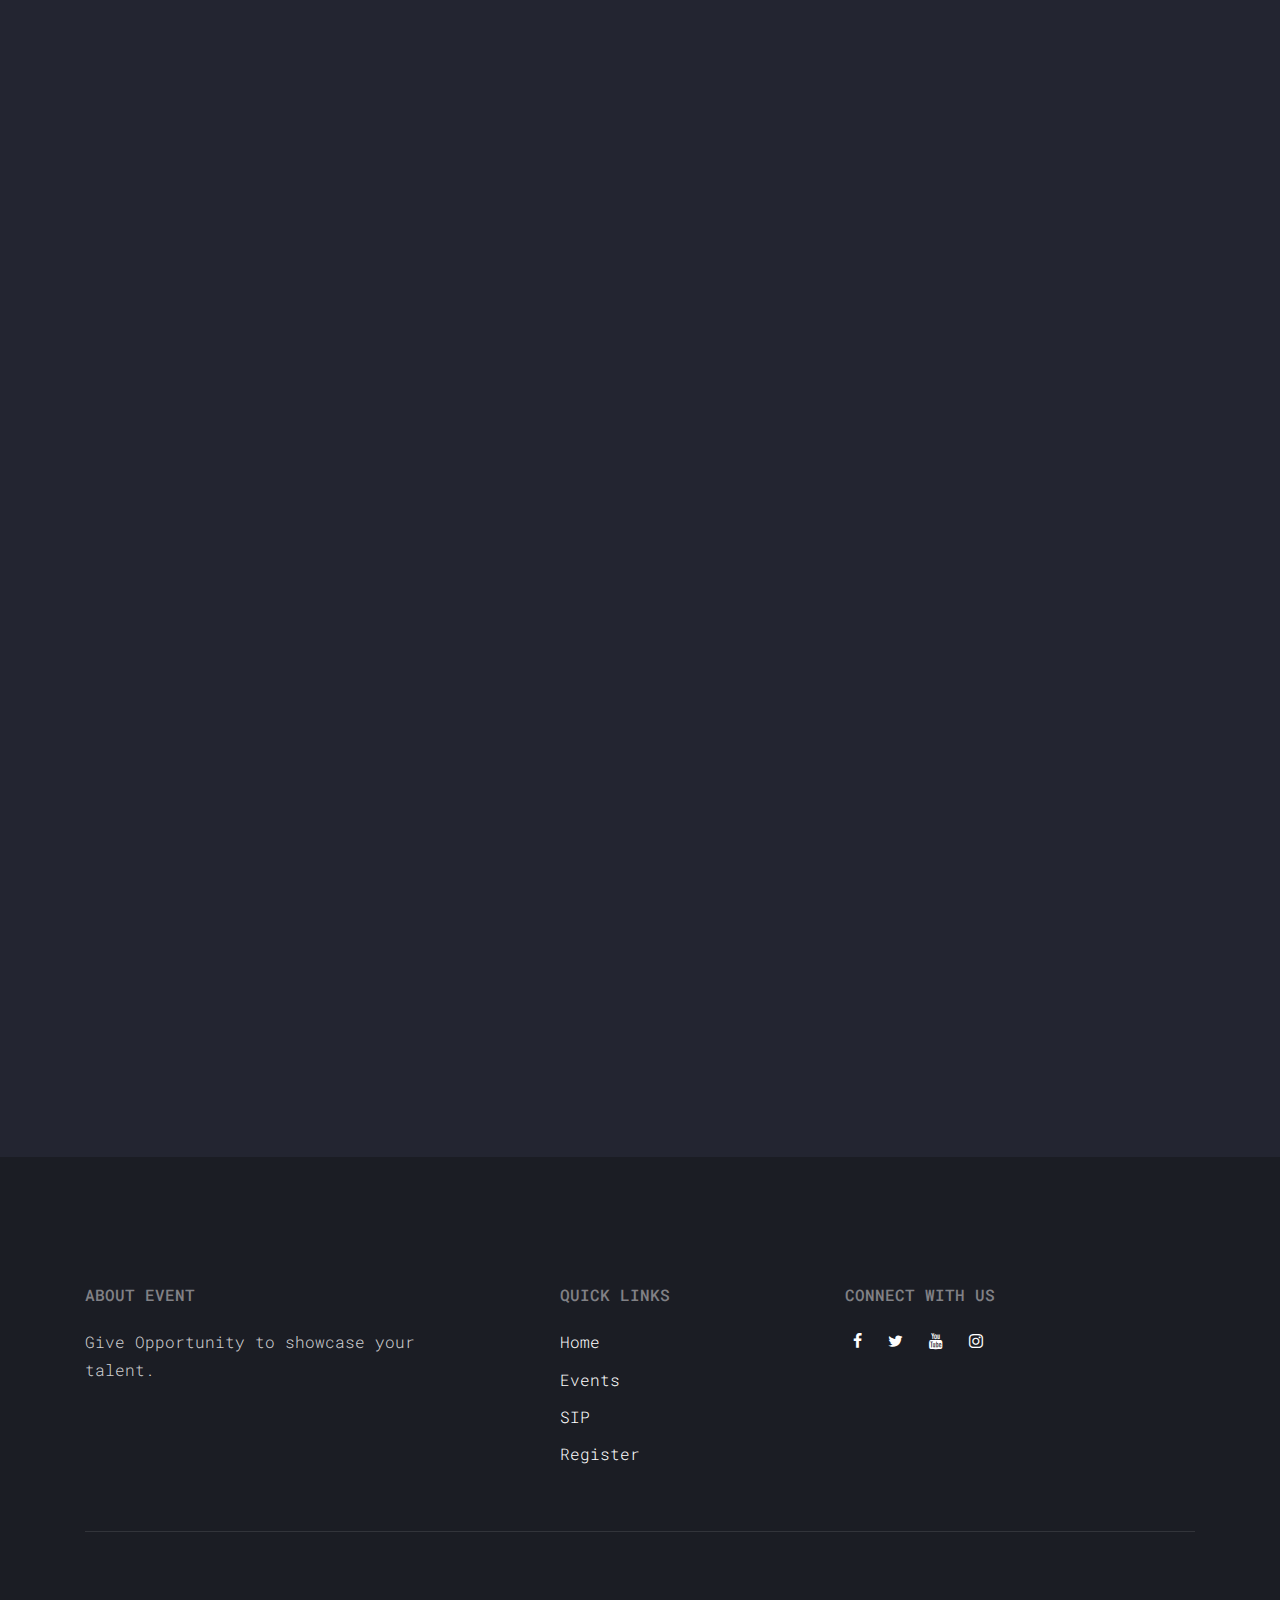
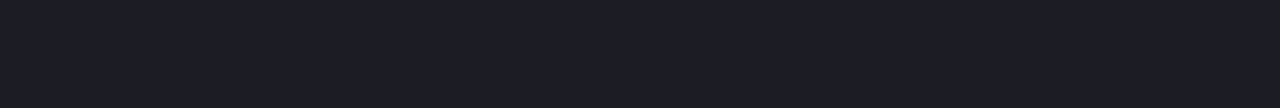
<file: workshop/Project.html>
<!DOCTYPE html>
<html lang="en">
  <head>
    <title>Projactothon</title>
    <meta charset="utf-8">
    <meta name="viewport" content="width=device-width, initial-scale=1, shrink-to-fit=no">

    <link href="https://fonts.googleapis.com/css?family=Roboto+Mono" rel="stylesheet">
    <link rel="stylesheet" href="fonts/icomoon/style.css">
    <link rel="stylesheet" href="css/bootstrap.min.css">
    <link rel="stylesheet" href="css/magnific-popup.css">
    <link rel="stylesheet" href="css/jquery-ui.css">
    <link rel="stylesheet" href="css/owl.carousel.min.css">
    <link rel="stylesheet" href="css/owl.theme.default.min.css">
    <link rel="stylesheet" href="css/bootstrap-datepicker.css">
    <link rel="stylesheet" href="fonts/flaticon/font/flaticon.css">
    <link rel="stylesheet" href="css/aos.css">

    <link rel="stylesheet" href="css/style.css">
  </head>
  <style>
  	
  	.project img{
  		width: 60%;
  		border:1px solid red ;
  		margin-left: 20%
  	}
  </style>
  <body>
  	    

    <div class="site-section site-hero">
      <div class="container">
        <div class="row align-items-center">
          <div class="col-md-10">
            <span class="d-block mb-3 caption" data-aos="fade-up" data-aos-delay="100">E-Cell NITH presents</span>
            <h1 class="d-block mb-4" data-aos="fade-up" data-aos-delay="200">PROJACTOTHON 2K20</h1>
            <span class="d-block mb-5 caption" data-aos="fade-up" data-aos-delay="300">March,2020,NIT Hamirpur</span>
            <a href="#" class="btn-custom" data-aos="fade-up" data-aos-delay="400"><span>Registration Soon</span></a>
          </div>
        </div>
      </div>
    </div>


<div  class="project">
		<img src="images/Publication2.jpg"/>
</div>


    
    <div class="site-section">
      <div class="container">
        <div class="row mb-5">
          <div class="col-lg-4" data-aos="fade-up">
            <div class="site-section-heading">
              <h2>Rules</h2>
            </div>
          </div>
        </div>

        <div class="row align-items-stretch program">
          <div class="col-12 border-top border-bottom py-5" data-aos="fade" data-aos-delay="200">
            <div class="row align-items-stretch">
              <div class="col-md-9">
                <h2 class="text-white">Design your open source strategy</h2>
          
              </div>
            </div>
          </div>

          <div class="col-12 border-bottom py-5" data-aos="fade" data-aos-delay="300">
            <div class="row align-items-stretch">
              <div class="col-md-9">
                <h2 class="text-white">Design your open source strategy</h2>
               
              </div>
            </div>
          </div>

          <div class="col-12 border-bottom py-5" data-aos="fade" data-aos-delay="400">
            <div class="row align-items-stretch">
             
              <div class="col-md-9">
                <h2 class="text-white">Design your open source strategy</h2>
               
              </div>
            </div>
          </div>

          <div class="col-12 border-bottom py-5" data-aos="fade" data-aos-delay="500">
            <div class="row align-items-stretch">
              
              <div class="col-md-9">
                <h2 class="text-white">Break With Snacks</h2>
              </div>
            </div>
          </div>

          <div class="col-12 border-bottom py-5" data-aos="fade" data-aos-delay="600">
            <div class="row align-items-stretch">
            
              <div class="col-md-9">
                <h2 class="text-white">Design your open source strategy</h2>
                
              </div>
            </div>
          </div>

          <div class="col-12 border-bottom py-5" data-aos="fade" data-aos-delay="700">
            <div class="row align-items-stretch">
             
              <div class="col-md-9">
                <h2 class="text-white">Break For Lunch</h2>
              </div>
            </div>
          </div>


        </div>
      </div>
    </div>

   
      
    <footer class="site-footer">
      <div class="container">
        <div class="row mb-5">
          <div class="col-md-4">
            <h2 class="footer-heading text-uppercase mb-4">About Event</h2>
            <p>Give Opportunity to showcase your talent.</p>
          </div>
          <div class="col-md-3 ml-auto">
            <h2 class="footer-heading text-uppercase mb-4">Quick Links</h2>
            <ul class="list-unstyled">
              <li><a href="#">Home</a></li>
              <li><a href="#">Events</a></li>
              <li><a href="#">SIP</a></li>
              <li><a href="#">Register</a></li>
            </ul>
          </div>
          <div class="col-md-4">
            <h2 class="footer-heading text-uppercase mb-4">Connect with Us</h2>
            <p>
              <a href="#" class="p-2 pl-0"><span class="icon-facebook"></span></a>
              <a href="#" class="p-2"><span class="icon-twitter"></span></a>
              <a href="#" class="p-2"><span class="icon-youtube"></span></a>
              <a href="#" class="p-2"><span class="icon-instagram"></span></a>
            </p>
          </div>
        </div>
        <div class="row">
          
            <div class="col-md-12 text-center">
              <div class="border-top pt-5">
             
            </div>
          </div>
        </div>
      </div>
    </footer>
    
  </div>

  <script src="js/jquery-3.3.1.min.js"></script>
  <script src="js/jquery-migrate-3.0.1.min.js"></script>
  <script src="js/jquery-ui.js"></script>
  <script src="js/popper.min.js"></script>
  <script src="js/bootstrap.min.js"></script>
  <script src="js/owl.carousel.min.js"></script>
  <script src="js/jquery.stellar.min.js"></script>
  <script src="js/jquery.countdown.min.js"></script>
  <script src="js/jquery.magnific-popup.min.js"></script>
  <script src="js/bootstrap-datepicker.min.js"></script>
  <script src="js/aos.js"></script>

  <script src="js/main.js"></script>
    
  </body>
</html>
</file>
<file: fonts/icomoon/style.css>
@font-face {
  font-family: 'icomoon';
  src:  url('fonts/icomoon.eot?10si43');
  src:  url('fonts/icomoon.eot?10si43#iefix') format('embedded-opentype'),
    url('fonts/icomoon.ttf?10si43') format('truetype'),
    url('fonts/icomoon.woff?10si43') format('woff'),
    url('fonts/icomoon.svg?10si43#icomoon') format('svg');
  font-weight: normal;
  font-style: normal;
}

[class^="icon-"], [class*=" icon-"] {
  /* use !important to prevent issues with browser extensions that change fonts */
  font-family: 'icomoon' !important;
  speak: none;
  font-style: normal;
  font-weight: normal;
  font-variant: normal;
  text-transform: none;
  line-height: 1;

  /* Better Font Rendering =========== */
  -webkit-font-smoothing: antialiased;
  -moz-osx-font-smoothing: grayscale;
}

.icon-asterisk:before {
  content: "\f069";
}
.icon-plus:before {
  content: "\f067";
}
.icon-question:before {
  content: "\f128";
}
.icon-minus:before {
  content: "\f068";
}
.icon-glass:before {
  content: "\f000";
}
.icon-music:before {
  content: "\f001";
}
.icon-search:before {
  content: "\f002";
}
.icon-envelope-o:before {
  content: "\f003";
}
.icon-heart:before {
  content: "\f004";
}
.icon-star:before {
  content: "\f005";
}
.icon-star-o:before {
  content: "\f006";
}
.icon-user:before {
  content: "\f007";
}
.icon-film:before {
  content: "\f008";
}
.icon-th-large:before {
  content: "\f009";
}
.icon-th:before {
  content: "\f00a";
}
.icon-th-list:before {
  content: "\f00b";
}
.icon-check:before {
  content: "\f00c";
}
.icon-close:before {
  content: "\f00d";
}
.icon-remove:before {
  content: "\f00d";
}
.icon-times:before {
  content: "\f00d";
}
.icon-search-plus:before {
  content: "\f00e";
}
.icon-search-minus:before {
  content: "\f010";
}
.icon-power-off:before {
  content: "\f011";
}
.icon-signal:before {
  content: "\f012";
}
.icon-cog:before {
  content: "\f013";
}
.icon-gear:before {
  content: "\f013";
}
.icon-trash-o:before {
  content: "\f014";
}
.icon-home:before {
  content: "\f015";
}
.icon-file-o:before {
  content: "\f016";
}
.icon-clock-o:before {
  content: "\f017";
}
.icon-road:before {
  content: "\f018";
}
.icon-download:before {
  content: "\f019";
}
.icon-arrow-circle-o-down:before {
  content: "\f01a";
}
.icon-arrow-circle-o-up:before {
  content: "\f01b";
}
.icon-inbox:before {
  content: "\f01c";
}
.icon-play-circle-o:before {
  content: "\f01d";
}
.icon-repeat:before {
  content: "\f01e";
}
.icon-rotate-right:before {
  content: "\f01e";
}
.icon-refresh:before {
  content: "\f021";
}
.icon-list-alt:before {
  content: "\f022";
}
.icon-lock:before {
  content: "\f023";
}
.icon-flag:before {
  content: "\f024";
}
.icon-headphones:before {
  content: "\f025";
}
.icon-volume-off:before {
  content: "\f026";
}
.icon-volume-down:before {
  content: "\f027";
}
.icon-volume-up:before {
  content: "\f028";
}
.icon-qrcode:before {
  content: "\f029";
}
.icon-barcode:before {
  content: "\f02a";
}
.icon-tag:before {
  content: "\f02b";
}
.icon-tags:before {
  content: "\f02c";
}
.icon-book:before {
  content: "\f02d";
}
.icon-bookmark:before {
  content: "\f02e";
}
.icon-print:before {
  content: "\f02f";
}
.icon-camera:before {
  content: "\f030";
}
.icon-font:before {
  content: "\f031";
}
.icon-bold:before {
  content: "\f032";
}
.icon-italic:before {
  content: "\f033";
}
.icon-text-height:before {
  content: "\f034";
}
.icon-text-width:before {
  content: "\f035";
}
.icon-align-left:before {
  content: "\f036";
}
.icon-align-center:before {
  content: "\f037";
}
.icon-align-right:before {
  content: "\f038";
}
.icon-align-justify:before {
  content: "\f039";
}
.icon-list:before {
  content: "\f03a";
}
.icon-dedent:before {
  content: "\f03b";
}
.icon-outdent:before {
  content: "\f03b";
}
.icon-indent:before {
  content: "\f03c";
}
.icon-video-camera:before {
  content: "\f03d";
}
.icon-image:before {
  content: "\f03e";
}
.icon-photo:before {
  content: "\f03e";
}
.icon-picture-o:before {
  content: "\f03e";
}
.icon-pencil:before {
  content: "\f040";
}
.icon-map-marker:before {
  content: "\f041";
}
.icon-adjust:before {
  content: "\f042";
}
.icon-tint:before {
  content: "\f043";
}
.icon-edit:before {
  content: "\f044";
}
.icon-pencil-square-o:before {
  content: "\f044";
}
.icon-share-square-o:before {
  content: "\f045";
}
.icon-check-square-o:before {
  content: "\f046";
}
.icon-arrows:before {
  content: "\f047";
}
.icon-step-backward:before {
  content: "\f048";
}
.icon-fast-backward:before {
  content: "\f049";
}
.icon-backward:before {
  content: "\f04a";
}
.icon-play:before {
  content: "\f04b";
}
.icon-pause:before {
  content: "\f04c";
}
.icon-stop:before {
  content: "\f04d";
}
.icon-forward:before {
  content: "\f04e";
}
.icon-fast-forward:before {
  content: "\f050";
}
.icon-step-forward:before {
  content: "\f051";
}
.icon-eject:before {
  content: "\f052";
}
.icon-chevron-left:before {
  content: "\f053";
}
.icon-chevron-right:before {
  content: "\f054";
}
.icon-plus-circle:before {
  content: "\f055";
}
.icon-minus-circle:before {
  content: "\f056";
}
.icon-times-circle:before {
  content: "\f057";
}
.icon-check-circle:before {
  content: "\f058";
}
.icon-question-circle:before {
  content: "\f059";
}
.icon-info-circle:before {
  content: "\f05a";
}
.icon-crosshairs:before {
  content: "\f05b";
}
.icon-times-circle-o:before {
  content: "\f05c";
}
.icon-check-circle-o:before {
  content: "\f05d";
}
.icon-ban:before {
  content: "\f05e";
}
.icon-arrow-left:before {
  content: "\f060";
}
.icon-arrow-right:before {
  content: "\f061";
}
.icon-arrow-up:before {
  content: "\f062";
}
.icon-arrow-down:before {
  content: "\f063";
}
.icon-mail-forward:before {
  content: "\f064";
}
.icon-share:before {
  content: "\f064";
}
.icon-expand:before {
  content: "\f065";
}
.icon-compress:before {
  content: "\f066";
}
.icon-exclamation-circle:before {
  content: "\f06a";
}
.icon-gift:before {
  content: "\f06b";
}
.icon-leaf:before {
  content: "\f06c";
}
.icon-fire:before {
  content: "\f06d";
}
.icon-eye:before {
  content: "\f06e";
}
.icon-eye-slash:before {
  content: "\f070";
}
.icon-exclamation-triangle:before {
  content: "\f071";
}
.icon-warning:before {
  content: "\f071";
}
.icon-plane:before {
  content: "\f072";
}
.icon-calendar:before {
  content: "\f073";
}
.icon-random:before {
  content: "\f074";
}
.icon-comment:before {
  content: "\f075";
}
.icon-magnet:before {
  content: "\f076";
}
.icon-chevron-up:before {
  content: "\f077";
}
.icon-chevron-down:before {
  content: "\f078";
}
.icon-retweet:before {
  content: "\f079";
}
.icon-shopping-cart:before {
  content: "\f07a";
}
.icon-folder:before {
  content: "\f07b";
}
.icon-folder-open:before {
  content: "\f07c";
}
.icon-arrows-v:before {
  content: "\f07d";
}
.icon-arrows-h:before {
  content: "\f07e";
}
.icon-bar-chart:before {
  content: "\f080";
}
.icon-bar-chart-o:before {
  content: "\f080";
}
.icon-twitter-square:before {
  content: "\f081";
}
.icon-facebook-square:before {
  content: "\f082";
}
.icon-camera-retro:before {
  content: "\f083";
}
.icon-key:before {
  content: "\f084";
}
.icon-cogs:before {
  content: "\f085";
}
.icon-gears:before {
  content: "\f085";
}
.icon-comments:before {
  content: "\f086";
}
.icon-thumbs-o-up:before {
  content: "\f087";
}
.icon-thumbs-o-down:before {
  content: "\f088";
}
.icon-star-half:before {
  content: "\f089";
}
.icon-heart-o:before {
  content: "\f08a";
}
.icon-sign-out:before {
  content: "\f08b";
}
.icon-linkedin-square:before {
  content: "\f08c";
}
.icon-thumb-tack:before {
  content: "\f08d";
}
.icon-external-link:before {
  content: "\f08e";
}
.icon-sign-in:before {
  content: "\f090";
}
.icon-trophy:before {
  content: "\f091";
}
.icon-github-square:before {
  content: "\f092";
}
.icon-upload:before {
  content: "\f093";
}
.icon-lemon-o:before {
  content: "\f094";
}
.icon-phone:before {
  content: "\f095";
}
.icon-square-o:before {
  content: "\f096";
}
.icon-bookmark-o:before {
  content: "\f097";
}
.icon-phone-square:before {
  content: "\f098";
}
.icon-twitter:before {
  content: "\f099";
}
.icon-facebook:before {
  content: "\f09a";
}
.icon-facebook-f:before {
  content: "\f09a";
}
.icon-github:before {
  content: "\f09b";
}
.icon-unlock:before {
  content: "\f09c";
}
.icon-credit-card:before {
  content: "\f09d";
}
.icon-feed:before {
  content: "\f09e";
}
.icon-rss:before {
  content: "\f09e";
}
.icon-hdd-o:before {
  content: "\f0a0";
}
.icon-bullhorn:before {
  content: "\f0a1";
}
.icon-bell-o:before {
  content: "\f0a2";
}
.icon-certificate:before {
  content: "\f0a3";
}
.icon-hand-o-right:before {
  content: "\f0a4";
}
.icon-hand-o-left:before {
  content: "\f0a5";
}
.icon-hand-o-up:before {
  content: "\f0a6";
}
.icon-hand-o-down:before {
  content: "\f0a7";
}
.icon-arrow-circle-left:before {
  content: "\f0a8";
}
.icon-arrow-circle-right:before {
  content: "\f0a9";
}
.icon-arrow-circle-up:before {
  content: "\f0aa";
}
.icon-arrow-circle-down:before {
  content: "\f0ab";
}
.icon-globe:before {
  content: "\f0ac";
}
.icon-wrench:before {
  content: "\f0ad";
}
.icon-tasks:before {
  content: "\f0ae";
}
.icon-filter:before {
  content: "\f0b0";
}
.icon-briefcase:before {
  content: "\f0b1";
}
.icon-arrows-alt:before {
  content: "\f0b2";
}
.icon-group:before {
  content: "\f0c0";
}
.icon-users:before {
  content: "\f0c0";
}
.icon-chain:before {
  content: "\f0c1";
}
.icon-link:before {
  content: "\f0c1";
}
.icon-cloud:before {
  content: "\f0c2";
}
.icon-flask:before {
  content: "\f0c3";
}
.icon-cut:before {
  content: "\f0c4";
}
.icon-scissors:before {
  content: "\f0c4";
}
.icon-copy:before {
  content: "\f0c5";
}
.icon-files-o:before {
  content: "\f0c5";
}
.icon-paperclip:before {
  content: "\f0c6";
}
.icon-floppy-o:before {
  content: "\f0c7";
}
.icon-save:before {
  content: "\f0c7";
}
.icon-square:before {
  content: "\f0c8";
}
.icon-bars:before {
  content: "\f0c9";
}
.icon-navicon:before {
  content: "\f0c9";
}
.icon-reorder:before {
  content: "\f0c9";
}
.icon-list-ul:before {
  content: "\f0ca";
}
.icon-list-ol:before {
  content: "\f0cb";
}
.icon-strikethrough:before {
  content: "\f0cc";
}
.icon-underline:before {
  content: "\f0cd";
}
.icon-table:before {
  content: "\f0ce";
}
.icon-magic:before {
  content: "\f0d0";
}
.icon-truck:before {
  content: "\f0d1";
}
.icon-pinterest:before {
  content: "\f0d2";
}
.icon-pinterest-square:before {
  content: "\f0d3";
}
.icon-google-plus-square:before {
  content: "\f0d4";
}
.icon-google-plus:before {
  content: "\f0d5";
}
.icon-money:before {
  content: "\f0d6";
}
.icon-caret-down:before {
  content: "\f0d7";
}
.icon-caret-up:before {
  content: "\f0d8";
}
.icon-caret-left:before {
  content: "\f0d9";
}
.icon-caret-right:before {
  content: "\f0da";
}
.icon-columns:before {
  content: "\f0db";
}
.icon-sort:before {
  content: "\f0dc";
}
.icon-unsorted:before {
  content: "\f0dc";
}
.icon-sort-desc:before {
  content: "\f0dd";
}
.icon-sort-down:before {
  content: "\f0dd";
}
.icon-sort-asc:before {
  content: "\f0de";
}
.icon-sort-up:before {
  content: "\f0de";
}
.icon-envelope:before {
  content: "\f0e0";
}
.icon-linkedin:before {
  content: "\f0e1";
}
.icon-rotate-left:before {
  content: "\f0e2";
}
.icon-undo:before {
  content: "\f0e2";
}
.icon-gavel:before {
  content: "\f0e3";
}
.icon-legal:before {
  content: "\f0e3";
}
.icon-dashboard:before {
  content: "\f0e4";
}
.icon-tachometer:before {
  content: "\f0e4";
}
.icon-comment-o:before {
  content: "\f0e5";
}
.icon-comments-o:before {
  content: "\f0e6";
}
.icon-bolt:before {
  content: "\f0e7";
}
.icon-flash:before {
  content: "\f0e7";
}
.icon-sitemap:before {
  content: "\f0e8";
}
.icon-umbrella:before {
  content: "\f0e9";
}
.icon-clipboard:before {
  content: "\f0ea";
}
.icon-paste:before {
  content: "\f0ea";
}
.icon-lightbulb-o:before {
  content: "\f0eb";
}
.icon-exchange:before {
  content: "\f0ec";
}
.icon-cloud-download:before {
  content: "\f0ed";
}
.icon-cloud-upload:before {
  content: "\f0ee";
}
.icon-user-md:before {
  content: "\f0f0";
}
.icon-stethoscope:before {
  content: "\f0f1";
}
.icon-suitcase:before {
  content: "\f0f2";
}
.icon-bell:before {
  content: "\f0f3";
}
.icon-coffee:before {
  content: "\f0f4";
}
.icon-cutlery:before {
  content: "\f0f5";
}
.icon-file-text-o:before {
  content: "\f0f6";
}
.icon-building-o:before {
  content: "\f0f7";
}
.icon-hospital-o:before {
  content: "\f0f8";
}
.icon-ambulance:before {
  content: "\f0f9";
}
.icon-medkit:before {
  content: "\f0fa";
}
.icon-fighter-jet:before {
  content: "\f0fb";
}
.icon-beer:before {
  content: "\f0fc";
}
.icon-h-square:before {
  content: "\f0fd";
}
.icon-plus-square:before {
  content: "\f0fe";
}
.icon-angle-double-left:before {
  content: "\f100";
}
.icon-angle-double-right:before {
  content: "\f101";
}
.icon-angle-double-up:before {
  content: "\f102";
}
.icon-angle-double-down:before {
  content: "\f103";
}
.icon-angle-left:before {
  content: "\f104";
}
.icon-angle-right:before {
  content: "\f105";
}
.icon-angle-up:before {
  content: "\f106";
}
.icon-angle-down:before {
  content: "\f107";
}
.icon-desktop:before {
  content: "\f108";
}
.icon-laptop:before {
  content: "\f109";
}
.icon-tablet:before {
  content: "\f10a";
}
.icon-mobile:before {
  content: "\f10b";
}
.icon-mobile-phone:before {
  content: "\f10b";
}
.icon-circle-o:before {
  content: "\f10c";
}
.icon-quote-left:before {
  content: "\f10d";
}
.icon-quote-right:before {
  content: "\f10e";
}
.icon-spinner:before {
  content: "\f110";
}
.icon-circle:before {
  content: "\f111";
}
.icon-mail-reply:before {
  content: "\f112";
}
.icon-reply:before {
  content: "\f112";
}
.icon-github-alt:before {
  content: "\f113";
}
.icon-folder-o:before {
  content: "\f114";
}
.icon-folder-open-o:before {
  content: "\f115";
}
.icon-smile-o:before {
  content: "\f118";
}
.icon-frown-o:before {
  content: "\f119";
}
.icon-meh-o:before {
  content: "\f11a";
}
.icon-gamepad:before {
  content: "\f11b";
}
.icon-keyboard-o:before {
  content: "\f11c";
}
.icon-flag-o:before {
  content: "\f11d";
}
.icon-flag-checkered:before {
  content: "\f11e";
}
.icon-terminal:before {
  content: "\f120";
}
.icon-code:before {
  content: "\f121";
}
.icon-mail-reply-all:before {
  content: "\f122";
}
.icon-reply-all:before {
  content: "\f122";
}
.icon-star-half-empty:before {
  content: "\f123";
}
.icon-star-half-full:before {
  content: "\f123";
}
.icon-star-half-o:before {
  content: "\f123";
}
.icon-location-arrow:before {
  content: "\f124";
}
.icon-crop:before {
  content: "\f125";
}
.icon-code-fork:before {
  content: "\f126";
}
.icon-chain-broken:before {
  content: "\f127";
}
.icon-unlink:before {
  content: "\f127";
}
.icon-info:before {
  content: "\f129";
}
.icon-exclamation:before {
  content: "\f12a";
}
.icon-superscript:before {
  content: "\f12b";
}
.icon-subscript:before {
  content: "\f12c";
}
.icon-eraser:before {
  content: "\f12d";
}
.icon-puzzle-piece:before {
  content: "\f12e";
}
.icon-microphone:before {
  content: "\f130";
}
.icon-microphone-slash:before {
  content: "\f131";
}
.icon-shield:before {
  content: "\f132";
}
.icon-calendar-o:before {
  content: "\f133";
}
.icon-fire-extinguisher:before {
  content: "\f134";
}
.icon-rocket:before {
  content: "\f135";
}
.icon-maxcdn:before {
  content: "\f136";
}
.icon-chevron-circle-left:before {
  content: "\f137";
}
.icon-chevron-circle-right:before {
  content: "\f138";
}
.icon-chevron-circle-up:before {
  content: "\f139";
}
.icon-chevron-circle-down:before {
  content: "\f13a";
}
.icon-html5:before {
  content: "\f13b";
}
.icon-css3:before {
  content: "\f13c";
}
.icon-anchor:before {
  content: "\f13d";
}
.icon-unlock-alt:before {
  content: "\f13e";
}
.icon-bullseye:before {
  content: "\f140";
}
.icon-ellipsis-h:before {
  content: "\f141";
}
.icon-ellipsis-v:before {
  content: "\f142";
}
.icon-rss-square:before {
  content: "\f143";
}
.icon-play-circle:before {
  content: "\f144";
}
.icon-ticket:before {
  content: "\f145";
}
.icon-minus-square:before {
  content: "\f146";
}
.icon-minus-square-o:before {
  content: "\f147";
}
.icon-level-up:before {
  content: "\f148";
}
.icon-level-down:before {
  content: "\f149";
}
.icon-check-square:before {
  content: "\f14a";
}
.icon-pencil-square:before {
  content: "\f14b";
}
.icon-external-link-square:before {
  content: "\f14c";
}
.icon-share-square:before {
  content: "\f14d";
}
.icon-compass:before {
  content: "\f14e";
}
.icon-caret-square-o-down:before {
  content: "\f150";
}
.icon-toggle-down:before {
  content: "\f150";
}
.icon-caret-square-o-up:before {
  content: "\f151";
}
.icon-toggle-up:before {
  content: "\f151";
}
.icon-caret-square-o-right:before {
  content: "\f152";
}
.icon-toggle-right:before {
  content: "\f152";
}
.icon-eur:before {
  content: "\f153";
}
.icon-euro:before {
  content: "\f153";
}
.icon-gbp:before {
  content: "\f154";
}
.icon-dollar:before {
  content: "\f155";
}
.icon-usd:before {
  content: "\f155";
}
.icon-inr:before {
  content: "\f156";
}
.icon-rupee:before {
  content: "\f156";
}
.icon-cny:before {
  content: "\f157";
}
.icon-jpy:before {
  content: "\f157";
}
.icon-rmb:before {
  content: "\f157";
}
.icon-yen:before {
  content: "\f157";
}
.icon-rouble:before {
  content: "\f158";
}
.icon-rub:before {
  content: "\f158";
}
.icon-ruble:before {
  content: "\f158";
}
.icon-krw:before {
  content: "\f159";
}
.icon-won:before {
  content: "\f159";
}
.icon-bitcoin:before {
  content: "\f15a";
}
.icon-btc:before {
  content: "\f15a";
}
.icon-file:before {
  content: "\f15b";
}
.icon-file-text:before {
  content: "\f15c";
}
.icon-sort-alpha-asc:before {
  content: "\f15d";
}
.icon-sort-alpha-desc:before {
  content: "\f15e";
}
.icon-sort-amount-asc:before {
  content: "\f160";
}
.icon-sort-amount-desc:before {
  content: "\f161";
}
.icon-sort-numeric-asc:before {
  content: "\f162";
}
.icon-sort-numeric-desc:before {
  content: "\f163";
}
.icon-thumbs-up:before {
  content: "\f164";
}
.icon-thumbs-down:before {
  content: "\f165";
}
.icon-youtube-square:before {
  content: "\f166";
}
.icon-youtube:before {
  content: "\f167";
}
.icon-xing:before {
  content: "\f168";
}
.icon-xing-square:before {
  content: "\f169";
}
.icon-youtube-play:before {
  content: "\f16a";
}
.icon-dropbox:before {
  content: "\f16b";
}
.icon-stack-overflow:before {
  content: "\f16c";
}
.icon-instagram:before {
  content: "\f16d";
}
.icon-flickr:before {
  content: "\f16e";
}
.icon-adn:before {
  content: "\f170";
}
.icon-bitbucket:before {
  content: "\f171";
}
.icon-bitbucket-square:before {
  content: "\f172";
}
.icon-tumblr:before {
  content: "\f173";
}
.icon-tumblr-square:before {
  content: "\f174";
}
.icon-long-arrow-down:before {
  content: "\f175";
}
.icon-long-arrow-up:before {
  content: "\f176";
}
.icon-long-arrow-left:before {
  content: "\f177";
}
.icon-long-arrow-right:before {
  content: "\f178";
}
.icon-apple:before {
  content: "\f179";
}
.icon-windows:before {
  content: "\f17a";
}
.icon-android:before {
  content: "\f17b";
}
.icon-linux:before {
  content: "\f17c";
}
.icon-dribbble:before {
  content: "\f17d";
}
.icon-skype:before {
  content: "\f17e";
}
.icon-foursquare:before {
  content: "\f180";
}
.icon-trello:before {
  content: "\f181";
}
.icon-female:before {
  content: "\f182";
}
.icon-male:before {
  content: "\f183";
}
.icon-gittip:before {
  content: "\f184";
}
.icon-gratipay:before {
  content: "\f184";
}
.icon-sun-o:before {
  content: "\f185";
}
.icon-moon-o:before {
  content: "\f186";
}
.icon-archive:before {
  content: "\f187";
}
.icon-bug:before {
  content: "\f188";
}
.icon-vk:before {
  content: "\f189";
}
.icon-weibo:before {
  content: "\f18a";
}
.icon-renren:before {
  content: "\f18b";
}
.icon-pagelines:before {
  content: "\f18c";
}
.icon-stack-exchange:before {
  content: "\f18d";
}
.icon-arrow-circle-o-right:before {
  content: "\f18e";
}
.icon-arrow-circle-o-left:before {
  content: "\f190";
}
.icon-caret-square-o-left:before {
  content: "\f191";
}
.icon-toggle-left:before {
  content: "\f191";
}
.icon-dot-circle-o:before {
  content: "\f192";
}
.icon-wheelchair:before {
  content: "\f193";
}
.icon-vimeo-square:before {
  content: "\f194";
}
.icon-try:before {
  content: "\f195";
}
.icon-turkish-lira:before {
  content: "\f195";
}
.icon-plus-square-o:before {
  content: "\f196";
}
.icon-space-shuttle:before {
  content: "\f197";
}
.icon-slack:before {
  content: "\f198";
}
.icon-envelope-square:before {
  content: "\f199";
}
.icon-wordpress:before {
  content: "\f19a";
}
.icon-openid:before {
  content: "\f19b";
}
.icon-bank:before {
  content: "\f19c";
}
.icon-institution:before {
  content: "\f19c";
}
.icon-university:before {
  content: "\f19c";
}
.icon-graduation-cap:before {
  content: "\f19d";
}
.icon-mortar-board:before {
  content: "\f19d";
}
.icon-yahoo:before {
  content: "\f19e";
}
.icon-google:before {
  content: "\f1a0";
}
.icon-reddit:before {
  content: "\f1a1";
}
.icon-reddit-square:before {
  content: "\f1a2";
}
.icon-stumbleupon-circle:before {
  content: "\f1a3";
}
.icon-stumbleupon:before {
  content: "\f1a4";
}
.icon-delicious:before {
  content: "\f1a5";
}
.icon-digg:before {
  content: "\f1a6";
}
.icon-pied-piper-pp:before {
  content: "\f1a7";
}
.icon-pied-piper-alt:before {
  content: "\f1a8";
}
.icon-drupal:before {
  content: "\f1a9";
}
.icon-joomla:before {
  content: "\f1aa";
}
.icon-language:before {
  content: "\f1ab";
}
.icon-fax:before {
  content: "\f1ac";
}
.icon-building:before {
  content: "\f1ad";
}
.icon-child:before {
  content: "\f1ae";
}
.icon-paw:before {
  content: "\f1b0";
}
.icon-spoon:before {
  content: "\f1b1";
}
.icon-cube:before {
  content: "\f1b2";
}
.icon-cubes:before {
  content: "\f1b3";
}
.icon-behance:before {
  content: "\f1b4";
}
.icon-behance-square:before {
  content: "\f1b5";
}
.icon-steam:before {
  content: "\f1b6";
}
.icon-steam-square:before {
  content: "\f1b7";
}
.icon-recycle:before {
  content: "\f1b8";
}
.icon-automobile:before {
  content: "\f1b9";
}
.icon-car:before {
  content: "\f1b9";
}
.icon-cab:before {
  content: "\f1ba";
}
.icon-taxi:before {
  content: "\f1ba";
}
.icon-tree:before {
  content: "\f1bb";
}
.icon-spotify:before {
  content: "\f1bc";
}
.icon-deviantart:before {
  content: "\f1bd";
}
.icon-soundcloud:before {
  content: "\f1be";
}
.icon-database:before {
  content: "\f1c0";
}
.icon-file-pdf-o:before {
  content: "\f1c1";
}
.icon-file-word-o:before {
  content: "\f1c2";
}
.icon-file-excel-o:before {
  content: "\f1c3";
}
.icon-file-powerpoint-o:before {
  content: "\f1c4";
}
.icon-file-image-o:before {
  content: "\f1c5";
}
.icon-file-photo-o:before {
  content: "\f1c5";
}
.icon-file-picture-o:before {
  content: "\f1c5";
}
.icon-file-archive-o:before {
  content: "\f1c6";
}
.icon-file-zip-o:before {
  content: "\f1c6";
}
.icon-file-audio-o:before {
  content: "\f1c7";
}
.icon-file-sound-o:before {
  content: "\f1c7";
}
.icon-file-movie-o:before {
  content: "\f1c8";
}
.icon-file-video-o:before {
  content: "\f1c8";
}
.icon-file-code-o:before {
  content: "\f1c9";
}
.icon-vine:before {
  content: "\f1ca";
}
.icon-codepen:before {
  content: "\f1cb";
}
.icon-jsfiddle:before {
  content: "\f1cc";
}
.icon-life-bouy:before {
  content: "\f1cd";
}
.icon-life-buoy:before {
  content: "\f1cd";
}
.icon-life-ring:before {
  content: "\f1cd";
}
.icon-life-saver:before {
  content: "\f1cd";
}
.icon-support:before {
  content: "\f1cd";
}
.icon-circle-o-notch:before {
  content: "\f1ce";
}
.icon-ra:before {
  content: "\f1d0";
}
.icon-rebel:before {
  content: "\f1d0";
}
.icon-resistance:before {
  content: "\f1d0";
}
.icon-empire:before {
  content: "\f1d1";
}
.icon-ge:before {
  content: "\f1d1";
}
.icon-git-square:before {
  content: "\f1d2";
}
.icon-git:before {
  content: "\f1d3";
}
.icon-hacker-news:before {
  content: "\f1d4";
}
.icon-y-combinator-square:before {
  content: "\f1d4";
}
.icon-yc-square:before {
  content: "\f1d4";
}
.icon-tencent-weibo:before {
  content: "\f1d5";
}
.icon-qq:before {
  content: "\f1d6";
}
.icon-wechat:before {
  content: "\f1d7";
}
.icon-weixin:before {
  content: "\f1d7";
}
.icon-paper-plane:before {
  content: "\f1d8";
}
.icon-send:before {
  content: "\f1d8";
}
.icon-paper-plane-o:before {
  content: "\f1d9";
}
.icon-send-o:before {
  content: "\f1d9";
}
.icon-history:before {
  content: "\f1da";
}
.icon-circle-thin:before {
  content: "\f1db";
}
.icon-header:before {
  content: "\f1dc";
}
.icon-paragraph:before {
  content: "\f1dd";
}
.icon-sliders:before {
  content: "\f1de";
}
.icon-share-alt:before {
  content: "\f1e0";
}
.icon-share-alt-square:before {
  content: "\f1e1";
}
.icon-bomb:before {
  content: "\f1e2";
}
.icon-futbol-o:before {
  content: "\f1e3";
}
.icon-soccer-ball-o:before {
  content: "\f1e3";
}
.icon-tty:before {
  content: "\f1e4";
}
.icon-binoculars:before {
  content: "\f1e5";
}
.icon-plug:before {
  content: "\f1e6";
}
.icon-slideshare:before {
  content: "\f1e7";
}
.icon-twitch:before {
  content: "\f1e8";
}
.icon-yelp:before {
  content: "\f1e9";
}
.icon-newspaper-o:before {
  content: "\f1ea";
}
.icon-wifi:before {
  content: "\f1eb";
}
.icon-calculator:before {
  content: "\f1ec";
}
.icon-paypal:before {
  content: "\f1ed";
}
.icon-google-wallet:before {
  content: "\f1ee";
}
.icon-cc-visa:before {
  content: "\f1f0";
}
.icon-cc-mastercard:before {
  content: "\f1f1";
}
.icon-cc-discover:before {
  content: "\f1f2";
}
.icon-cc-amex:before {
  content: "\f1f3";
}
.icon-cc-paypal:before {
  content: "\f1f4";
}
.icon-cc-stripe:before {
  content: "\f1f5";
}
.icon-bell-slash:before {
  content: "\f1f6";
}
.icon-bell-slash-o:before {
  content: "\f1f7";
}
.icon-trash:before {
  content: "\f1f8";
}
.icon-copyright:before {
  content: "\f1f9";
}
.icon-at:before {
  content: "\f1fa";
}
.icon-eyedropper:before {
  content: "\f1fb";
}
.icon-paint-brush:before {
  content: "\f1fc";
}
.icon-birthday-cake:before {
  content: "\f1fd";
}
.icon-area-chart:before {
  content: "\f1fe";
}
.icon-pie-chart:before {
  content: "\f200";
}
.icon-line-chart:before {
  content: "\f201";
}
.icon-lastfm:before {
  content: "\f202";
}
.icon-lastfm-square:before {
  content: "\f203";
}
.icon-toggle-off:before {
  content: "\f204";
}
.icon-toggle-on:before {
  content: "\f205";
}
.icon-bicycle:before {
  content: "\f206";
}
.icon-bus:before {
  content: "\f207";
}
.icon-ioxhost:before {
  content: "\f208";
}
.icon-angellist:before {
  content: "\f209";
}
.icon-cc:before {
  content: "\f20a";
}
.icon-ils:before {
  content: "\f20b";
}
.icon-shekel:before {
  content: "\f20b";
}
.icon-sheqel:before {
  content: "\f20b";
}
.icon-meanpath:before {
  content: "\f20c";
}
.icon-buysellads:before {
  content: "\f20d";
}
.icon-connectdevelop:before {
  content: "\f20e";
}
.icon-dashcube:before {
  content: "\f210";
}
.icon-forumbee:before {
  content: "\f211";
}
.icon-leanpub:before {
  content: "\f212";
}
.icon-sellsy:before {
  content: "\f213";
}
.icon-shirtsinbulk:before {
  content: "\f214";
}
.icon-simplybuilt:before {
  content: "\f215";
}
.icon-skyatlas:before {
  content: "\f216";
}
.icon-cart-plus:before {
  content: "\f217";
}
.icon-cart-arrow-down:before {
  content: "\f218";
}
.icon-diamond:before {
  content: "\f219";
}
.icon-ship:before {
  content: "\f21a";
}
.icon-user-secret:before {
  content: "\f21b";
}
.icon-motorcycle:before {
  content: "\f21c";
}
.icon-street-view:before {
  content: "\f21d";
}
.icon-heartbeat:before {
  content: "\f21e";
}
.icon-venus:before {
  content: "\f221";
}
.icon-mars:before {
  content: "\f222";
}
.icon-mercury:before {
  content: "\f223";
}
.icon-intersex:before {
  content: "\f224";
}
.icon-transgender:before {
  content: "\f224";
}
.icon-transgender-alt:before {
  content: "\f225";
}
.icon-venus-double:before {
  content: "\f226";
}
.icon-mars-double:before {
  content: "\f227";
}
.icon-venus-mars:before {
  content: "\f228";
}
.icon-mars-stroke:before {
  content: "\f229";
}
.icon-mars-stroke-v:before {
  content: "\f22a";
}
.icon-mars-stroke-h:before {
  content: "\f22b";
}
.icon-neuter:before {
  content: "\f22c";
}
.icon-genderless:before {
  content: "\f22d";
}
.icon-facebook-official:before {
  content: "\f230";
}
.icon-pinterest-p:before {
  content: "\f231";
}
.icon-whatsapp:before {
  content: "\f232";
}
.icon-server:before {
  content: "\f233";
}
.icon-user-plus:before {
  content: "\f234";
}
.icon-user-times:before {
  content: "\f235";
}
.icon-bed:before {
  content: "\f236";
}
.icon-hotel:before {
  content: "\f236";
}
.icon-viacoin:before {
  content: "\f237";
}
.icon-train:before {
  content: "\f238";
}
.icon-subway:before {
  content: "\f239";
}
.icon-medium:before {
  content: "\f23a";
}
.icon-y-combinator:before {
  content: "\f23b";
}
.icon-yc:before {
  content: "\f23b";
}
.icon-optin-monster:before {
  content: "\f23c";
}
.icon-opencart:before {
  content: "\f23d";
}
.icon-expeditedssl:before {
  content: "\f23e";
}
.icon-battery:before {
  content: "\f240";
}
.icon-battery-4:before {
  content: "\f240";
}
.icon-battery-full:before {
  content: "\f240";
}
.icon-battery-3:before {
  content: "\f241";
}
.icon-battery-three-quarters:before {
  content: "\f241";
}
.icon-battery-2:before {
  content: "\f242";
}
.icon-battery-half:before {
  content: "\f242";
}
.icon-battery-1:before {
  content: "\f243";
}
.icon-battery-quarter:before {
  content: "\f243";
}
.icon-battery-0:before {
  content: "\f244";
}
.icon-battery-empty:before {
  content: "\f244";
}
.icon-mouse-pointer:before {
  content: "\f245";
}
.icon-i-cursor:before {
  content: "\f246";
}
.icon-object-group:before {
  content: "\f247";
}
.icon-object-ungroup:before {
  content: "\f248";
}
.icon-sticky-note:before {
  content: "\f249";
}
.icon-sticky-note-o:before {
  content: "\f24a";
}
.icon-cc-jcb:before {
  content: "\f24b";
}
.icon-cc-diners-club:before {
  content: "\f24c";
}
.icon-clone:before {
  content: "\f24d";
}
.icon-balance-scale:before {
  content: "\f24e";
}
.icon-hourglass-o:before {
  content: "\f250";
}
.icon-hourglass-1:before {
  content: "\f251";
}
.icon-hourglass-start:before {
  content: "\f251";
}
.icon-hourglass-2:before {
  content: "\f252";
}
.icon-hourglass-half:before {
  content: "\f252";
}
.icon-hourglass-3:before {
  content: "\f253";
}
.icon-hourglass-end:before {
  content: "\f253";
}
.icon-hourglass:before {
  content: "\f254";
}
.icon-hand-grab-o:before {
  content: "\f255";
}
.icon-hand-rock-o:before {
  content: "\f255";
}
.icon-hand-paper-o:before {
  content: "\f256";
}
.icon-hand-stop-o:before {
  content: "\f256";
}
.icon-hand-scissors-o:before {
  content: "\f257";
}
.icon-hand-lizard-o:before {
  content: "\f258";
}
.icon-hand-spock-o:before {
  content: "\f259";
}
.icon-hand-pointer-o:before {
  content: "\f25a";
}
.icon-hand-peace-o:before {
  content: "\f25b";
}
.icon-trademark:before {
  content: "\f25c";
}
.icon-registered:before {
  content: "\f25d";
}
.icon-creative-commons:before {
  content: "\f25e";
}
.icon-gg:before {
  content: "\f260";
}
.icon-gg-circle:before {
  content: "\f261";
}
.icon-tripadvisor:before {
  content: "\f262";
}
.icon-odnoklassniki:before {
  content: "\f263";
}
.icon-odnoklassniki-square:before {
  content: "\f264";
}
.icon-get-pocket:before {
  content: "\f265";
}
.icon-wikipedia-w:before {
  content: "\f266";
}
.icon-safari:before {
  content: "\f267";
}
.icon-chrome:before {
  content: "\f268";
}
.icon-firefox:before {
  content: "\f269";
}
.icon-opera:before {
  content: "\f26a";
}
.icon-internet-explorer:before {
  content: "\f26b";
}
.icon-television:before {
  content: "\f26c";
}
.icon-tv:before {
  content: "\f26c";
}
.icon-contao:before {
  content: "\f26d";
}
.icon-500px:before {
  content: "\f26e";
}
.icon-amazon:before {
  content: "\f270";
}
.icon-calendar-plus-o:before {
  content: "\f271";
}
.icon-calendar-minus-o:before {
  content: "\f272";
}
.icon-calendar-times-o:before {
  content: "\f273";
}
.icon-calendar-check-o:before {
  content: "\f274";
}
.icon-industry:before {
  content: "\f275";
}
.icon-map-pin:before {
  content: "\f276";
}
.icon-map-signs:before {
  content: "\f277";
}
.icon-map-o:before {
  content: "\f278";
}
.icon-map:before {
  content: "\f279";
}
.icon-commenting:before {
  content: "\f27a";
}
.icon-commenting-o:before {
  content: "\f27b";
}
.icon-houzz:before {
  content: "\f27c";
}
.icon-vimeo:before {
  content: "\f27d";
}
.icon-black-tie:before {
  content: "\f27e";
}
.icon-fonticons:before {
  content: "\f280";
}
.icon-reddit-alien:before {
  content: "\f281";
}
.icon-edge:before {
  content: "\f282";
}
.icon-credit-card-alt:before {
  content: "\f283";
}
.icon-codiepie:before {
  content: "\f284";
}
.icon-modx:before {
  content: "\f285";
}
.icon-fort-awesome:before {
  content: "\f286";
}
.icon-usb:before {
  content: "\f287";
}
.icon-product-hunt:before {
  content: "\f288";
}
.icon-mixcloud:before {
  content: "\f289";
}
.icon-scribd:before {
  content: "\f28a";
}
.icon-pause-circle:before {
  content: "\f28b";
}
.icon-pause-circle-o:before {
  content: "\f28c";
}
.icon-stop-circle:before {
  content: "\f28d";
}
.icon-stop-circle-o:before {
  content: "\f28e";
}
.icon-shopping-bag:before {
  content: "\f290";
}
.icon-shopping-basket:before {
  content: "\f291";
}
.icon-hashtag:before {
  content: "\f292";
}
.icon-bluetooth:before {
  content: "\f293";
}
.icon-bluetooth-b:before {
  content: "\f294";
}
.icon-percent:before {
  content: "\f295";
}
.icon-gitlab:before {
  content: "\f296";
}
.icon-wpbeginner:before {
  content: "\f297";
}
.icon-wpforms:before {
  content: "\f298";
}
.icon-envira:before {
  content: "\f299";
}
.icon-universal-access:before {
  content: "\f29a";
}
.icon-wheelchair-alt:before {
  content: "\f29b";
}
.icon-question-circle-o:before {
  content: "\f29c";
}
.icon-blind:before {
  content: "\f29d";
}
.icon-audio-description:before {
  content: "\f29e";
}
.icon-volume-control-phone:before {
  content: "\f2a0";
}
.icon-braille:before {
  content: "\f2a1";
}
.icon-assistive-listening-systems:before {
  content: "\f2a2";
}
.icon-american-sign-language-interpreting:before {
  content: "\f2a3";
}
.icon-asl-interpreting:before {
  content: "\f2a3";
}
.icon-deaf:before {
  content: "\f2a4";
}
.icon-deafness:before {
  content: "\f2a4";
}
.icon-hard-of-hearing:before {
  content: "\f2a4";
}
.icon-glide:before {
  content: "\f2a5";
}
.icon-glide-g:before {
  content: "\f2a6";
}
.icon-sign-language:before {
  content: "\f2a7";
}
.icon-signing:before {
  content: "\f2a7";
}
.icon-low-vision:before {
  content: "\f2a8";
}
.icon-viadeo:before {
  content: "\f2a9";
}
.icon-viadeo-square:before {
  content: "\f2aa";
}
.icon-snapchat:before {
  content: "\f2ab";
}
.icon-snapchat-ghost:before {
  content: "\f2ac";
}
.icon-snapchat-square:before {
  content: "\f2ad";
}
.icon-pied-piper:before {
  content: "\f2ae";
}
.icon-first-order:before {
  content: "\f2b0";
}
.icon-yoast:before {
  content: "\f2b1";
}
.icon-themeisle:before {
  content: "\f2b2";
}
.icon-google-plus-circle:before {
  content: "\f2b3";
}
.icon-google-plus-official:before {
  content: "\f2b3";
}
.icon-fa:before {
  content: "\f2b4";
}
.icon-font-awesome:before {
  content: "\f2b4";
}
.icon-handshake-o:before {
  content: "\f2b5";
}
.icon-envelope-open:before {
  content: "\f2b6";
}
.icon-envelope-open-o:before {
  content: "\f2b7";
}
.icon-linode:before {
  content: "\f2b8";
}
.icon-address-book:before {
  content: "\f2b9";
}
.icon-address-book-o:before {
  content: "\f2ba";
}
.icon-address-card:before {
  content: "\f2bb";
}
.icon-vcard:before {
  content: "\f2bb";
}
.icon-address-card-o:before {
  content: "\f2bc";
}
.icon-vcard-o:before {
  content: "\f2bc";
}
.icon-user-circle:before {
  content: "\f2bd";
}
.icon-user-circle-o:before {
  content: "\f2be";
}
.icon-user-o:before {
  content: "\f2c0";
}
.icon-id-badge:before {
  content: "\f2c1";
}
.icon-drivers-license:before {
  content: "\f2c2";
}
.icon-id-card:before {
  content: "\f2c2";
}
.icon-drivers-license-o:before {
  content: "\f2c3";
}
.icon-id-card-o:before {
  content: "\f2c3";
}
.icon-quora:before {
  content: "\f2c4";
}
.icon-free-code-camp:before {
  content: "\f2c5";
}
.icon-telegram:before {
  content: "\f2c6";
}
.icon-thermometer:before {
  content: "\f2c7";
}
.icon-thermometer-4:before {
  content: "\f2c7";
}
.icon-thermometer-full:before {
  content: "\f2c7";
}
.icon-thermometer-3:before {
  content: "\f2c8";
}
.icon-thermometer-three-quarters:before {
  content: "\f2c8";
}
.icon-thermometer-2:before {
  content: "\f2c9";
}
.icon-thermometer-half:before {
  content: "\f2c9";
}
.icon-thermometer-1:before {
  content: "\f2ca";
}
.icon-thermometer-quarter:before {
  content: "\f2ca";
}
.icon-thermometer-0:before {
  content: "\f2cb";
}
.icon-thermometer-empty:before {
  content: "\f2cb";
}
.icon-shower:before {
  content: "\f2cc";
}
.icon-bath:before {
  content: "\f2cd";
}
.icon-bathtub:before {
  content: "\f2cd";
}
.icon-s15:before {
  content: "\f2cd";
}
.icon-podcast:before {
  content: "\f2ce";
}
.icon-window-maximize:before {
  content: "\f2d0";
}
.icon-window-minimize:before {
  content: "\f2d1";
}
.icon-window-restore:before {
  content: "\f2d2";
}
.icon-times-rectangle:before {
  content: "\f2d3";
}
.icon-window-close:before {
  content: "\f2d3";
}
.icon-times-rectangle-o:before {
  content: "\f2d4";
}
.icon-window-close-o:before {
  content: "\f2d4";
}
.icon-bandcamp:before {
  content: "\f2d5";
}
.icon-grav:before {
  content: "\f2d6";
}
.icon-etsy:before {
  content: "\f2d7";
}
.icon-imdb:before {
  content: "\f2d8";
}
.icon-ravelry:before {
  content: "\f2d9";
}
.icon-eercast:before {
  content: "\f2da";
}
.icon-microchip:before {
  content: "\f2db";
}
.icon-snowflake-o:before {
  content: "\f2dc";
}
.icon-superpowers:before {
  content: "\f2dd";
}
.icon-wpexplorer:before {
  content: "\f2de";
}
.icon-meetup:before {
  content: "\f2e0";
}
.icon-3d_rotation:before {
  content: "\e84d";
}
.icon-ac_unit:before {
  content: "\eb3b";
}
.icon-alarm:before {
  content: "\e855";
}
.icon-access_alarms:before {
  content: "\e191";
}
.icon-schedule:before {
  content: "\e8b5";
}
.icon-accessibility:before {
  content: "\e84e";
}
.icon-accessible:before {
  content: "\e914";
}
.icon-account_balance:before {
  content: "\e84f";
}
.icon-account_balance_wallet:before {
  content: "\e850";
}
.icon-account_box:before {
  content: "\e851";
}
.icon-account_circle:before {
  content: "\e853";
}
.icon-adb:before {
  content: "\e60e";
}
.icon-add:before {
  content: "\e145";
}
.icon-add_a_photo:before {
  content: "\e439";
}
.icon-alarm_add:before {
  content: "\e856";
}
.icon-add_alert:before {
  content: "\e003";
}
.icon-add_box:before {
  content: "\e146";
}
.icon-add_circle:before {
  content: "\e147";
}
.icon-control_point:before {
  content: "\e3ba";
}
.icon-add_location:before {
  content: "\e567";
}
.icon-add_shopping_cart:before {
  content: "\e854";
}
.icon-queue:before {
  content: "\e03c";
}
.icon-add_to_queue:before {
  content: "\e05c";
}
.icon-adjust2:before {
  content: "\e39e";
}
.icon-airline_seat_flat:before {
  content: "\e630";
}
.icon-airline_seat_flat_angled:before {
  content: "\e631";
}
.icon-airline_seat_individual_suite:before {
  content: "\e632";
}
.icon-airline_seat_legroom_extra:before {
  content: "\e633";
}
.icon-airline_seat_legroom_normal:before {
  content: "\e634";
}
.icon-airline_seat_legroom_reduced:before {
  content: "\e635";
}
.icon-airline_seat_recline_extra:before {
  content: "\e636";
}
.icon-airline_seat_recline_normal:before {
  content: "\e637";
}
.icon-flight:before {
  content: "\e539";
}
.icon-airplanemode_inactive:before {
  content: "\e194";
}
.icon-airplay:before {
  content: "\e055";
}
.icon-airport_shuttle:before {
  content: "\eb3c";
}
.icon-alarm_off:before {
  content: "\e857";
}
.icon-alarm_on:before {
  content: "\e858";
}
.icon-album:before {
  content: "\e019";
}
.icon-all_inclusive:before {
  content: "\eb3d";
}
.icon-all_out:before {
  content: "\e90b";
}
.icon-android2:before {
  content: "\e859";
}
.icon-announcement:before {
  content: "\e85a";
}
.icon-apps:before {
  content: "\e5c3";
}
.icon-archive2:before {
  content: "\e149";
}
.icon-arrow_back:before {
  content: "\e5c4";
}
.icon-arrow_downward:before {
  content: "\e5db";
}
.icon-arrow_drop_down:before {
  content: "\e5c5";
}
.icon-arrow_drop_down_circle:before {
  content: "\e5c6";
}
.icon-arrow_drop_up:before {
  content: "\e5c7";
}
.icon-arrow_forward:before {
  content: "\e5c8";
}
.icon-arrow_upward:before {
  content: "\e5d8";
}
.icon-art_track:before {
  content: "\e060";
}
.icon-aspect_ratio:before {
  content: "\e85b";
}
.icon-poll:before {
  content: "\e801";
}
.icon-assignment:before {
  content: "\e85d";
}
.icon-assignment_ind:before {
  content: "\e85e";
}
.icon-assignment_late:before {
  content: "\e85f";
}
.icon-assignment_return:before {
  content: "\e860";
}
.icon-assignment_returned:before {
  content: "\e861";
}
.icon-assignment_turned_in:before {
  content: "\e862";
}
.icon-assistant:before {
  content: "\e39f";
}
.icon-flag2:before {
  content: "\e153";
}
.icon-attach_file:before {
  content: "\e226";
}
.icon-attach_money:before {
  content: "\e227";
}
.icon-attachment:before {
  content: "\e2bc";
}
.icon-audiotrack:before {
  content: "\e3a1";
}
.icon-autorenew:before {
  content: "\e863";
}
.icon-av_timer:before {
  content: "\e01b";
}
.icon-backspace:before {
  content: "\e14a";
}
.icon-cloud_upload:before {
  content: "\e2c3";
}
.icon-battery_alert:before {
  content: "\e19c";
}
.icon-battery_charging_full:before {
  content: "\e1a3";
}
.icon-battery_std:before {
  content: "\e1a5";
}
.icon-battery_unknown:before {
  content: "\e1a6";
}
.icon-beach_access:before {
  content: "\eb3e";
}
.icon-beenhere:before {
  content: "\e52d";
}
.icon-block:before {
  content: "\e14b";
}
.icon-bluetooth2:before {
  content: "\e1a7";
}
.icon-bluetooth_searching:before {
  content: "\e1aa";
}
.icon-bluetooth_connected:before {
  content: "\e1a8";
}
.icon-bluetooth_disabled:before {
  content: "\e1a9";
}
.icon-blur_circular:before {
  content: "\e3a2";
}
.icon-blur_linear:before {
  content: "\e3a3";
}
.icon-blur_off:before {
  content: "\e3a4";
}
.icon-blur_on:before {
  content: "\e3a5";
}
.icon-class:before {
  content: "\e86e";
}
.icon-turned_in:before {
  content: "\e8e6";
}
.icon-turned_in_not:before {
  content: "\e8e7";
}
.icon-border_all:before {
  content: "\e228";
}
.icon-border_bottom:before {
  content: "\e229";
}
.icon-border_clear:before {
  content: "\e22a";
}
.icon-border_color:before {
  content: "\e22b";
}
.icon-border_horizontal:before {
  content: "\e22c";
}
.icon-border_inner:before {
  content: "\e22d";
}
.icon-border_left:before {
  content: "\e22e";
}
.icon-border_outer:before {
  content: "\e22f";
}
.icon-border_right:before {
  content: "\e230";
}
.icon-border_style:before {
  content: "\e231";
}
.icon-border_top:before {
  content: "\e232";
}
.icon-border_vertical:before {
  content: "\e233";
}
.icon-branding_watermark:before {
  content: "\e06b";
}
.icon-brightness_1:before {
  content: "\e3a6";
}
.icon-brightness_2:before {
  content: "\e3a7";
}
.icon-brightness_3:before {
  content: "\e3a8";
}
.icon-brightness_4:before {
  content: "\e3a9";
}
.icon-brightness_low:before {
  content: "\e1ad";
}
.icon-brightness_medium:before {
  content: "\e1ae";
}
.icon-brightness_high:before {
  content: "\e1ac";
}
.icon-brightness_auto:before {
  content: "\e1ab";
}
.icon-broken_image:before {
  content: "\e3ad";
}
.icon-brush:before {
  content: "\e3ae";
}
.icon-bubble_chart:before {
  content: "\e6dd";
}
.icon-bug_report:before {
  content: "\e868";
}
.icon-build:before {
  content: "\e869";
}
.icon-burst_mode:before {
  content: "\e43c";
}
.icon-domain:before {
  content: "\e7ee";
}
.icon-business_center:before {
  content: "\eb3f";
}
.icon-cached:before {
  content: "\e86a";
}
.icon-cake:before {
  content: "\e7e9";
}
.icon-phone2:before {
  content: "\e0cd";
}
.icon-call_end:before {
  content: "\e0b1";
}
.icon-call_made:before {
  content: "\e0b2";
}
.icon-merge_type:before {
  content: "\e252";
}
.icon-call_missed:before {
  content: "\e0b4";
}
.icon-call_missed_outgoing:before {
  content: "\e0e4";
}
.icon-call_received:before {
  content: "\e0b5";
}
.icon-call_split:before {
  content: "\e0b6";
}
.icon-call_to_action:before {
  content: "\e06c";
}
.icon-camera2:before {
  content: "\e3af";
}
.icon-photo_camera:before {
  content: "\e412";
}
.icon-camera_enhance:before {
  content: "\e8fc";
}
.icon-camera_front:before {
  content: "\e3b1";
}
.icon-camera_rear:before {
  content: "\e3b2";
}
.icon-camera_roll:before {
  content: "\e3b3";
}
.icon-cancel:before {
  content: "\e5c9";
}
.icon-redeem:before {
  content: "\e8b1";
}
.icon-card_membership:before {
  content: "\e8f7";
}
.icon-card_travel:before {
  content: "\e8f8";
}
.icon-casino:before {
  content: "\eb40";
}
.icon-cast:before {
  content: "\e307";
}
.icon-cast_connected:before {
  content: "\e308";
}
.icon-center_focus_strong:before {
  content: "\e3b4";
}
.icon-center_focus_weak:before {
  content: "\e3b5";
}
.icon-change_history:before {
  content: "\e86b";
}
.icon-chat:before {
  content: "\e0b7";
}
.icon-chat_bubble:before {
  content: "\e0ca";
}
.icon-chat_bubble_outline:before {
  content: "\e0cb";
}
.icon-check2:before {
  content: "\e5ca";
}
.icon-check_box:before {
  content: "\e834";
}
.icon-check_box_outline_blank:before {
  content: "\e835";
}
.icon-check_circle:before {
  content: "\e86c";
}
.icon-navigate_before:before {
  content: "\e408";
}
.icon-navigate_next:before {
  content: "\e409";
}
.icon-child_care:before {
  content: "\eb41";
}
.icon-child_friendly:before {
  content: "\eb42";
}
.icon-chrome_reader_mode:before {
  content: "\e86d";
}
.icon-close2:before {
  content: "\e5cd";
}
.icon-clear_all:before {
  content: "\e0b8";
}
.icon-closed_caption:before {
  content: "\e01c";
}
.icon-wb_cloudy:before {
  content: "\e42d";
}
.icon-cloud_circle:before {
  content: "\e2be";
}
.icon-cloud_done:before {
  content: "\e2bf";
}
.icon-cloud_download:before {
  content: "\e2c0";
}
.icon-cloud_off:before {
  content: "\e2c1";
}
.icon-cloud_queue:before {
  content: "\e2c2";
}
.icon-code2:before {
  content: "\e86f";
}
.icon-photo_library:before {
  content: "\e413";
}
.icon-collections_bookmark:before {
  content: "\e431";
}
.icon-palette:before {
  content: "\e40a";
}
.icon-colorize:before {
  content: "\e3b8";
}
.icon-comment2:before {
  content: "\e0b9";
}
.icon-compare:before {
  content: "\e3b9";
}
.icon-compare_arrows:before {
  content: "\e915";
}
.icon-laptop2:before {
  content: "\e31e";
}
.icon-confirmation_number:before {
  content: "\e638";
}
.icon-contact_mail:before {
  content: "\e0d0";
}
.icon-contact_phone:before {
  content: "\e0cf";
}
.icon-contacts:before {
  content: "\e0ba";
}
.icon-content_copy:before {
  content: "\e14d";
}
.icon-content_cut:before {
  content: "\e14e";
}
.icon-content_paste:before {
  content: "\e14f";
}
.icon-control_point_duplicate:before {
  content: "\e3bb";
}
.icon-copyright2:before {
  content: "\e90c";
}
.icon-mode_edit:before {
  content: "\e254";
}
.icon-create_new_folder:before {
  content: "\e2cc";
}
.icon-payment:before {
  content: "\e8a1";
}
.icon-crop2:before {
  content: "\e3be";
}
.icon-crop_16_9:before {
  content: "\e3bc";
}
.icon-crop_3_2:before {
  content: "\e3bd";
}
.icon-crop_landscape:before {
  content: "\e3c3";
}
.icon-crop_7_5:before {
  content: "\e3c0";
}
.icon-crop_din:before {
  content: "\e3c1";
}
.icon-crop_free:before {
  content: "\e3c2";
}
.icon-crop_original:before {
  content: "\e3c4";
}
.icon-crop_portrait:before {
  content: "\e3c5";
}
.icon-crop_rotate:before {
  content: "\e437";
}
.icon-crop_square:before {
  content: "\e3c6";
}
.icon-dashboard2:before {
  content: "\e871";
}
.icon-data_usage:before {
  content: "\e1af";
}
.icon-date_range:before {
  content: "\e916";
}
.icon-dehaze:before {
  content: "\e3c7";
}
.icon-delete:before {
  content: "\e872";
}
.icon-delete_forever:before {
  content: "\e92b";
}
.icon-delete_sweep:before {
  content: "\e16c";
}
.icon-description:before {
  content: "\e873";
}
.icon-desktop_mac:before {
  content: "\e30b";
}
.icon-desktop_windows:before {
  content: "\e30c";
}
.icon-details:before {
  content: "\e3c8";
}
.icon-developer_board:before {
  content: "\e30d";
}
.icon-developer_mode:before {
  content: "\e1b0";
}
.icon-device_hub:before {
  content: "\e335";
}
.icon-phonelink:before {
  content: "\e326";
}
.icon-devices_other:before {
  content: "\e337";
}
.icon-dialer_sip:before {
  content: "\e0bb";
}
.icon-dialpad:before {
  content: "\e0bc";
}
.icon-directions:before {
  content: "\e52e";
}
.icon-directions_bike:before {
  content: "\e52f";
}
.icon-directions_boat:before {
  content: "\e532";
}
.icon-directions_bus:before {
  content: "\e530";
}
.icon-directions_car:before {
  content: "\e531";
}
.icon-directions_railway:before {
  content: "\e534";
}
.icon-directions_run:before {
  content: "\e566";
}
.icon-directions_transit:before {
  content: "\e535";
}
.icon-directions_walk:before {
  content: "\e536";
}
.icon-disc_full:before {
  content: "\e610";
}
.icon-dns:before {
  content: "\e875";
}
.icon-not_interested:before {
  content: "\e033";
}
.icon-do_not_disturb_alt:before {
  content: "\e611";
}
.icon-do_not_disturb_off:before {
  content: "\e643";
}
.icon-remove_circle:before {
  content: "\e15c";
}
.icon-dock:before {
  content: "\e30e";
}
.icon-done:before {
  content: "\e876";
}
.icon-done_all:before {
  content: "\e877";
}
.icon-donut_large:before {
  content: "\e917";
}
.icon-donut_small:before {
  content: "\e918";
}
.icon-drafts:before {
  content: "\e151";
}
.icon-drag_handle:before {
  content: "\e25d";
}
.icon-time_to_leave:before {
  content: "\e62c";
}
.icon-dvr:before {
  content: "\e1b2";
}
.icon-edit_location:before {
  content: "\e568";
}
.icon-eject2:before {
  content: "\e8fb";
}
.icon-markunread:before {
  content: "\e159";
}
.icon-enhanced_encryption:before {
  content: "\e63f";
}
.icon-equalizer:before {
  content: "\e01d";
}
.icon-error:before {
  content: "\e000";
}
.icon-error_outline:before {
  content: "\e001";
}
.icon-euro_symbol:before {
  content: "\e926";
}
.icon-ev_station:before {
  content: "\e56d";
}
.icon-insert_invitation:before {
  content: "\e24f";
}
.icon-event_available:before {
  content: "\e614";
}
.icon-event_busy:before {
  content: "\e615";
}
.icon-event_note:before {
  content: "\e616";
}
.icon-event_seat:before {
  content: "\e903";
}
.icon-exit_to_app:before {
  content: "\e879";
}
.icon-expand_less:before {
  content: "\e5ce";
}
.icon-expand_more:before {
  content: "\e5cf";
}
.icon-explicit:before {
  content: "\e01e";
}
.icon-explore:before {
  content: "\e87a";
}
.icon-exposure:before {
  content: "\e3ca";
}
.icon-exposure_neg_1:before {
  content: "\e3cb";
}
.icon-exposure_neg_2:before {
  content: "\e3cc";
}
.icon-exposure_plus_1:before {
  content: "\e3cd";
}
.icon-exposure_plus_2:before {
  content: "\e3ce";
}
.icon-exposure_zero:before {
  content: "\e3cf";
}
.icon-extension:before {
  content: "\e87b";
}
.icon-face:before {
  content: "\e87c";
}
.icon-fast_forward:before {
  content: "\e01f";
}
.icon-fast_rewind:before {
  content: "\e020";
}
.icon-favorite:before {
  content: "\e87d";
}
.icon-favorite_border:before {
  content: "\e87e";
}
.icon-featured_play_list:before {
  content: "\e06d";
}
.icon-featured_video:before {
  content: "\e06e";
}
.icon-sms_failed:before {
  content: "\e626";
}
.icon-fiber_dvr:before {
  content: "\e05d";
}
.icon-fiber_manual_record:before {
  content: "\e061";
}
.icon-fiber_new:before {
  content: "\e05e";
}
.icon-fiber_pin:before {
  content: "\e06a";
}
.icon-fiber_smart_record:before {
  content: "\e062";
}
.icon-get_app:before {
  content: "\e884";
}
.icon-file_upload:before {
  content: "\e2c6";
}
.icon-filter2:before {
  content: "\e3d3";
}
.icon-filter_1:before {
  content: "\e3d0";
}
.icon-filter_2:before {
  content: "\e3d1";
}
.icon-filter_3:before {
  content: "\e3d2";
}
.icon-filter_4:before {
  content: "\e3d4";
}
.icon-filter_5:before {
  content: "\e3d5";
}
.icon-filter_6:before {
  content: "\e3d6";
}
.icon-filter_7:before {
  content: "\e3d7";
}
.icon-filter_8:before {
  content: "\e3d8";
}
.icon-filter_9:before {
  content: "\e3d9";
}
.icon-filter_9_plus:before {
  content: "\e3da";
}
.icon-filter_b_and_w:before {
  content: "\e3db";
}
.icon-filter_center_focus:before {
  content: "\e3dc";
}
.icon-filter_drama:before {
  content: "\e3dd";
}
.icon-filter_frames:before {
  content: "\e3de";
}
.icon-terrain:before {
  content: "\e564";
}
.icon-filter_list:before {
  content: "\e152";
}
.icon-filter_none:before {
  content: "\e3e0";
}
.icon-filter_tilt_shift:before {
  content: "\e3e2";
}
.icon-filter_vintage:before {
  content: "\e3e3";
}
.icon-find_in_page:before {
  content: "\e880";
}
.icon-find_replace:before {
  content: "\e881";
}
.icon-fingerprint:before {
  content: "\e90d";
}
.icon-first_page:before {
  content: "\e5dc";
}
.icon-fitness_center:before {
  content: "\eb43";
}
.icon-flare:before {
  content: "\e3e4";
}
.icon-flash_auto:before {
  content: "\e3e5";
}
.icon-flash_off:before {
  content: "\e3e6";
}
.icon-flash_on:before {
  content: "\e3e7";
}
.icon-flight_land:before {
  content: "\e904";
}
.icon-flight_takeoff:before {
  content: "\e905";
}
.icon-flip:before {
  content: "\e3e8";
}
.icon-flip_to_back:before {
  content: "\e882";
}
.icon-flip_to_front:before {
  content: "\e883";
}
.icon-folder2:before {
  content: "\e2c7";
}
.icon-folder_open:before {
  content: "\e2c8";
}
.icon-folder_shared:before {
  content: "\e2c9";
}
.icon-folder_special:before {
  content: "\e617";
}
.icon-font_download:before {
  content: "\e167";
}
.icon-format_align_center:before {
  content: "\e234";
}
.icon-format_align_justify:before {
  content: "\e235";
}
.icon-format_align_left:before {
  content: "\e236";
}
.icon-format_align_right:before {
  content: "\e237";
}
.icon-format_bold:before {
  content: "\e238";
}
.icon-format_clear:before {
  content: "\e239";
}
.icon-format_color_fill:before {
  content: "\e23a";
}
.icon-format_color_reset:before {
  content: "\e23b";
}
.icon-format_color_text:before {
  content: "\e23c";
}
.icon-format_indent_decrease:before {
  content: "\e23d";
}
.icon-format_indent_increase:before {
  content: "\e23e";
}
.icon-format_italic:before {
  content: "\e23f";
}
.icon-format_line_spacing:before {
  content: "\e240";
}
.icon-format_list_bulleted:before {
  content: "\e241";
}
.icon-format_list_numbered:before {
  content: "\e242";
}
.icon-format_paint:before {
  content: "\e243";
}
.icon-format_quote:before {
  content: "\e244";
}
.icon-format_shapes:before {
  content: "\e25e";
}
.icon-format_size:before {
  content: "\e245";
}
.icon-format_strikethrough:before {
  content: "\e246";
}
.icon-format_textdirection_l_to_r:before {
  content: "\e247";
}
.icon-format_textdirection_r_to_l:before {
  content: "\e248";
}
.icon-format_underlined:before {
  content: "\e249";
}
.icon-question_answer:before {
  content: "\e8af";
}
.icon-forward2:before {
  content: "\e154";
}
.icon-forward_10:before {
  content: "\e056";
}
.icon-forward_30:before {
  content: "\e057";
}
.icon-forward_5:before {
  content: "\e058";
}
.icon-free_breakfast:before {
  content: "\eb44";
}
.icon-fullscreen:before {
  content: "\e5d0";
}
.icon-fullscreen_exit:before {
  content: "\e5d1";
}
.icon-functions:before {
  content: "\e24a";
}
.icon-g_translate:before {
  content: "\e927";
}
.icon-games:before {
  content: "\e021";
}
.icon-gavel2:before {
  content: "\e90e";
}
.icon-gesture:before {
  content: "\e155";
}
.icon-gif:before {
  content: "\e908";
}
.icon-goat:before {
  content: "\e900";
}
.icon-golf_course:before {
  content: "\eb45";
}
.icon-my_location:before {
  content: "\e55c";
}
.icon-location_searching:before {
  content: "\e1b7";
}
.icon-location_disabled:before {
  content: "\e1b6";
}
.icon-star2:before {
  content: "\e838";
}
.icon-gradient:before {
  content: "\e3e9";
}
.icon-grain:before {
  content: "\e3ea";
}
.icon-graphic_eq:before {
  content: "\e1b8";
}
.icon-grid_off:before {
  content: "\e3eb";
}
.icon-grid_on:before {
  content: "\e3ec";
}
.icon-people:before {
  content: "\e7fb";
}
.icon-group_add:before {
  content: "\e7f0";
}
.icon-group_work:before {
  content: "\e886";
}
.icon-hd:before {
  content: "\e052";
}
.icon-hdr_off:before {
  content: "\e3ed";
}
.icon-hdr_on:before {
  content: "\e3ee";
}
.icon-hdr_strong:before {
  content: "\e3f1";
}
.icon-hdr_weak:before {
  content: "\e3f2";
}
.icon-headset:before {
  content: "\e310";
}
.icon-headset_mic:before {
  content: "\e311";
}
.icon-healing:before {
  content: "\e3f3";
}
.icon-hearing:before {
  content: "\e023";
}
.icon-help:before {
  content: "\e887";
}
.icon-help_outline:before {
  content: "\e8fd";
}
.icon-high_quality:before {
  content: "\e024";
}
.icon-highlight:before {
  content: "\e25f";
}
.icon-highlight_off:before {
  content: "\e888";
}
.icon-restore:before {
  content: "\e8b3";
}
.icon-home2:before {
  content: "\e88a";
}
.icon-hot_tub:before {
  content: "\eb46";
}
.icon-local_hotel:before {
  content: "\e549";
}
.icon-hourglass_empty:before {
  content: "\e88b";
}
.icon-hourglass_full:before {
  content: "\e88c";
}
.icon-http:before {
  content: "\e902";
}
.icon-lock2:before {
  content: "\e897";
}
.icon-photo2:before {
  content: "\e410";
}
.icon-image_aspect_ratio:before {
  content: "\e3f5";
}
.icon-import_contacts:before {
  content: "\e0e0";
}
.icon-import_export:before {
  content: "\e0c3";
}
.icon-important_devices:before {
  content: "\e912";
}
.icon-inbox2:before {
  content: "\e156";
}
.icon-indeterminate_check_box:before {
  content: "\e909";
}
.icon-info2:before {
  content: "\e88e";
}
.icon-info_outline:before {
  content: "\e88f";
}
.icon-input:before {
  content: "\e890";
}
.icon-insert_comment:before {
  content: "\e24c";
}
.icon-insert_drive_file:before {
  content: "\e24d";
}
.icon-tag_faces:before {
  content: "\e420";
}
.icon-link2:before {
  content: "\e157";
}
.icon-invert_colors:before {
  content: "\e891";
}
.icon-invert_colors_off:before {
  content: "\e0c4";
}
.icon-iso:before {
  content: "\e3f6";
}
.icon-keyboard:before {
  content: "\e312";
}
.icon-keyboard_arrow_down:before {
  content: "\e313";
}
.icon-keyboard_arrow_left:before {
  content: "\e314";
}
.icon-keyboard_arrow_right:before {
  content: "\e315";
}
.icon-keyboard_arrow_up:before {
  content: "\e316";
}
.icon-keyboard_backspace:before {
  content: "\e317";
}
.icon-keyboard_capslock:before {
  content: "\e318";
}
.icon-keyboard_hide:before {
  content: "\e31a";
}
.icon-keyboard_return:before {
  content: "\e31b";
}
.icon-keyboard_tab:before {
  content: "\e31c";
}
.icon-keyboard_voice:before {
  content: "\e31d";
}
.icon-kitchen:before {
  content: "\eb47";
}
.icon-label:before {
  content: "\e892";
}
.icon-label_outline:before {
  content: "\e893";
}
.icon-language2:before {
  content: "\e894";
}
.icon-laptop_chromebook:before {
  content: "\e31f";
}
.icon-laptop_mac:before {
  content: "\e320";
}
.icon-laptop_windows:before {
  content: "\e321";
}
.icon-last_page:before {
  content: "\e5dd";
}
.icon-open_in_new:before {
  content: "\e89e";
}
.icon-layers:before {
  content: "\e53b";
}
.icon-layers_clear:before {
  content: "\e53c";
}
.icon-leak_add:before {
  content: "\e3f8";
}
.icon-leak_remove:before {
  content: "\e3f9";
}
.icon-lens:before {
  content: "\e3fa";
}
.icon-library_books:before {
  content: "\e02f";
}
.icon-library_music:before {
  content: "\e030";
}
.icon-lightbulb_outline:before {
  content: "\e90f";
}
.icon-line_style:before {
  content: "\e919";
}
.icon-line_weight:before {
  content: "\e91a";
}
.icon-linear_scale:before {
  content: "\e260";
}
.icon-linked_camera:before {
  content: "\e438";
}
.icon-list2:before {
  content: "\e896";
}
.icon-live_help:before {
  content: "\e0c6";
}
.icon-live_tv:before {
  content: "\e639";
}
.icon-local_play:before {
  content: "\e553";
}
.icon-local_airport:before {
  content: "\e53d";
}
.icon-local_atm:before {
  content: "\e53e";
}
.icon-local_bar:before {
  content: "\e540";
}
.icon-local_cafe:before {
  content: "\e541";
}
.icon-local_car_wash:before {
  content: "\e542";
}
.icon-local_convenience_store:before {
  content: "\e543";
}
.icon-restaurant_menu:before {
  content: "\e561";
}
.icon-local_drink:before {
  content: "\e544";
}
.icon-local_florist:before {
  content: "\e545";
}
.icon-local_gas_station:before {
  content: "\e546";
}
.icon-shopping_cart:before {
  content: "\e8cc";
}
.icon-local_hospital:before {
  content: "\e548";
}
.icon-local_laundry_service:before {
  content: "\e54a";
}
.icon-local_library:before {
  content: "\e54b";
}
.icon-local_mall:before {
  content: "\e54c";
}
.icon-theaters:before {
  content: "\e8da";
}
.icon-local_offer:before {
  content: "\e54e";
}
.icon-local_parking:before {
  content: "\e54f";
}
.icon-local_pharmacy:before {
  content: "\e550";
}
.icon-local_pizza:before {
  content: "\e552";
}
.icon-print2:before {
  content: "\e8ad";
}
.icon-local_shipping:before {
  content: "\e558";
}
.icon-local_taxi:before {
  content: "\e559";
}
.icon-location_city:before {
  content: "\e7f1";
}
.icon-location_off:before {
  content: "\e0c7";
}
.icon-room:before {
  content: "\e8b4";
}
.icon-lock_open:before {
  content: "\e898";
}
.icon-lock_outline:before {
  content: "\e899";
}
.icon-looks:before {
  content: "\e3fc";
}
.icon-looks_3:before {
  content: "\e3fb";
}
.icon-looks_4:before {
  content: "\e3fd";
}
.icon-looks_5:before {
  content: "\e3fe";
}
.icon-looks_6:before {
  content: "\e3ff";
}
.icon-looks_one:before {
  content: "\e400";
}
.icon-looks_two:before {
  content: "\e401";
}
.icon-sync:before {
  content: "\e627";
}
.icon-loupe:before {
  content: "\e402";
}
.icon-low_priority:before {
  content: "\e16d";
}
.icon-loyalty:before {
  content: "\e89a";
}
.icon-mail_outline:before {
  content: "\e0e1";
}
.icon-map2:before {
  content: "\e55b";
}
.icon-markunread_mailbox:before {
  content: "\e89b";
}
.icon-memory:before {
  content: "\e322";
}
.icon-menu:before {
  content: "\e5d2";
}
.icon-message:before {
  content: "\e0c9";
}
.icon-mic:before {
  content: "\e029";
}
.icon-mic_none:before {
  content: "\e02a";
}
.icon-mic_off:before {
  content: "\e02b";
}
.icon-mms:before {
  content: "\e618";
}
.icon-mode_comment:before {
  content: "\e253";
}
.icon-monetization_on:before {
  content: "\e263";
}
.icon-money_off:before {
  content: "\e25c";
}
.icon-monochrome_photos:before {
  content: "\e403";
}
.icon-mood_bad:before {
  content: "\e7f3";
}
.icon-more:before {
  content: "\e619";
}
.icon-more_horiz:before {
  content: "\e5d3";
}
.icon-more_vert:before {
  content: "\e5d4";
}
.icon-motorcycle2:before {
  content: "\e91b";
}
.icon-mouse:before {
  content: "\e323";
}
.icon-move_to_inbox:before {
  content: "\e168";
}
.icon-movie_creation:before {
  content: "\e404";
}
.icon-movie_filter:before {
  content: "\e43a";
}
.icon-multiline_chart:before {
  content: "\e6df";
}
.icon-music_note:before {
  content: "\e405";
}
.icon-music_video:before {
  content: "\e063";
}
.icon-nature:before {
  content: "\e406";
}
.icon-nature_people:before {
  content: "\e407";
}
.icon-navigation:before {
  content: "\e55d";
}
.icon-near_me:before {
  content: "\e569";
}
.icon-network_cell:before {
  content: "\e1b9";
}
.icon-network_check:before {
  content: "\e640";
}
.icon-network_locked:before {
  content: "\e61a";
}
.icon-network_wifi:before {
  content: "\e1ba";
}
.icon-new_releases:before {
  content: "\e031";
}
.icon-next_week:before {
  content: "\e16a";
}
.icon-nfc:before {
  content: "\e1bb";
}
.icon-no_encryption:before {
  content: "\e641";
}
.icon-signal_cellular_no_sim:before {
  content: "\e1ce";
}
.icon-note:before {
  content: "\e06f";
}
.icon-note_add:before {
  content: "\e89c";
}
.icon-notifications:before {
  content: "\e7f4";
}
.icon-notifications_active:before {
  content: "\e7f7";
}
.icon-notifications_none:before {
  content: "\e7f5";
}
.icon-notifications_off:before {
  content: "\e7f6";
}
.icon-notifications_paused:before {
  content: "\e7f8";
}
.icon-offline_pin:before {
  content: "\e90a";
}
.icon-ondemand_video:before {
  content: "\e63a";
}
.icon-opacity:before {
  content: "\e91c";
}
.icon-open_in_browser:before {
  content: "\e89d";
}
.icon-open_with:before {
  content: "\e89f";
}
.icon-pages:before {
  content: "\e7f9";
}
.icon-pageview:before {
  content: "\e8a0";
}
.icon-pan_tool:before {
  content: "\e925";
}
.icon-panorama:before {
  content: "\e40b";
}
.icon-radio_button_unchecked:before {
  content: "\e836";
}
.icon-panorama_horizontal:before {
  content: "\e40d";
}
.icon-panorama_vertical:before {
  content: "\e40e";
}
.icon-panorama_wide_angle:before {
  content: "\e40f";
}
.icon-party_mode:before {
  content: "\e7fa";
}
.icon-pause2:before {
  content: "\e034";
}
.icon-pause_circle_filled:before {
  content: "\e035";
}
.icon-pause_circle_outline:before {
  content: "\e036";
}
.icon-people_outline:before {
  content: "\e7fc";
}
.icon-perm_camera_mic:before {
  content: "\e8a2";
}
.icon-perm_contact_calendar:before {
  content: "\e8a3";
}
.icon-perm_data_setting:before {
  content: "\e8a4";
}
.icon-perm_device_information:before {
  content: "\e8a5";
}
.icon-person_outline:before {
  content: "\e7ff";
}
.icon-perm_media:before {
  content: "\e8a7";
}
.icon-perm_phone_msg:before {
  content: "\e8a8";
}
.icon-perm_scan_wifi:before {
  content: "\e8a9";
}
.icon-person:before {
  content: "\e7fd";
}
.icon-person_add:before {
  content: "\e7fe";
}
.icon-person_pin:before {
  content: "\e55a";
}
.icon-person_pin_circle:before {
  content: "\e56a";
}
.icon-personal_video:before {
  content: "\e63b";
}
.icon-pets:before {
  content: "\e91d";
}
.icon-phone_android:before {
  content: "\e324";
}
.icon-phone_bluetooth_speaker:before {
  content: "\e61b";
}
.icon-phone_forwarded:before {
  content: "\e61c";
}
.icon-phone_in_talk:before {
  content: "\e61d";
}
.icon-phone_iphone:before {
  content: "\e325";
}
.icon-phone_locked:before {
  content: "\e61e";
}
.icon-phone_missed:before {
  content: "\e61f";
}
.icon-phone_paused:before {
  content: "\e620";
}
.icon-phonelink_erase:before {
  content: "\e0db";
}
.icon-phonelink_lock:before {
  content: "\e0dc";
}
.icon-phonelink_off:before {
  content: "\e327";
}
.icon-phonelink_ring:before {
  content: "\e0dd";
}
.icon-phonelink_setup:before {
  content: "\e0de";
}
.icon-photo_album:before {
  content: "\e411";
}
.icon-photo_filter:before {
  content: "\e43b";
}
.icon-photo_size_select_actual:before {
  content: "\e432";
}
.icon-photo_size_select_large:before {
  content: "\e433";
}
.icon-photo_size_select_small:before {
  content: "\e434";
}
.icon-picture_as_pdf:before {
  content: "\e415";
}
.icon-picture_in_picture:before {
  content: "\e8aa";
}
.icon-picture_in_picture_alt:before {
  content: "\e911";
}
.icon-pie_chart:before {
  content: "\e6c4";
}
.icon-pie_chart_outlined:before {
  content: "\e6c5";
}
.icon-pin_drop:before {
  content: "\e55e";
}
.icon-play_arrow:before {
  content: "\e037";
}
.icon-play_circle_filled:before {
  content: "\e038";
}
.icon-play_circle_outline:before {
  content: "\e039";
}
.icon-play_for_work:before {
  content: "\e906";
}
.icon-playlist_add:before {
  content: "\e03b";
}
.icon-playlist_add_check:before {
  content: "\e065";
}
.icon-playlist_play:before {
  content: "\e05f";
}
.icon-plus_one:before {
  content: "\e800";
}
.icon-polymer:before {
  content: "\e8ab";
}
.icon-pool:before {
  content: "\eb48";
}
.icon-portable_wifi_off:before {
  content: "\e0ce";
}
.icon-portrait:before {
  content: "\e416";
}
.icon-power:before {
  content: "\e63c";
}
.icon-power_input:before {
  content: "\e336";
}
.icon-power_settings_new:before {
  content: "\e8ac";
}
.icon-pregnant_woman:before {
  content: "\e91e";
}
.icon-present_to_all:before {
  content: "\e0df";
}
.icon-priority_high:before {
  content: "\e645";
}
.icon-public:before {
  content: "\e80b";
}
.icon-publish:before {
  content: "\e255";
}
.icon-queue_music:before {
  content: "\e03d";
}
.icon-queue_play_next:before {
  content: "\e066";
}
.icon-radio:before {
  content: "\e03e";
}
.icon-radio_button_checked:before {
  content: "\e837";
}
.icon-rate_review:before {
  content: "\e560";
}
.icon-receipt:before {
  content: "\e8b0";
}
.icon-recent_actors:before {
  content: "\e03f";
}
.icon-record_voice_over:before {
  content: "\e91f";
}
.icon-redo:before {
  content: "\e15a";
}
.icon-refresh2:before {
  content: "\e5d5";
}
.icon-remove2:before {
  content: "\e15b";
}
.icon-remove_circle_outline:before {
  content: "\e15d";
}
.icon-remove_from_queue:before {
  content: "\e067";
}
.icon-visibility:before {
  content: "\e8f4";
}
.icon-remove_shopping_cart:before {
  content: "\e928";
}
.icon-reorder2:before {
  content: "\e8fe";
}
.icon-repeat2:before {
  content: "\e040";
}
.icon-repeat_one:before {
  content: "\e041";
}
.icon-replay:before {
  content: "\e042";
}
.icon-replay_10:before {
  content: "\e059";
}
.icon-replay_30:before {
  content: "\e05a";
}
.icon-replay_5:before {
  content: "\e05b";
}
.icon-reply2:before {
  content: "\e15e";
}
.icon-reply_all:before {
  content: "\e15f";
}
.icon-report:before {
  content: "\e160";
}
.icon-warning2:before {
  content: "\e002";
}
.icon-restaurant:before {
  content: "\e56c";
}
.icon-restore_page:before {
  content: "\e929";
}
.icon-ring_volume:before {
  content: "\e0d1";
}
.icon-room_service:before {
  content: "\eb49";
}
.icon-rotate_90_degrees_ccw:before {
  content: "\e418";
}
.icon-rotate_left:before {
  content: "\e419";
}
.icon-rotate_right:before {
  content: "\e41a";
}
.icon-rounded_corner:before {
  content: "\e920";
}
.icon-router:before {
  content: "\e328";
}
.icon-rowing:before {
  content: "\e921";
}
.icon-rss_feed:before {
  content: "\e0e5";
}
.icon-rv_hookup:before {
  content: "\e642";
}
.icon-satellite:before {
  content: "\e562";
}
.icon-save2:before {
  content: "\e161";
}
.icon-scanner:before {
  content: "\e329";
}
.icon-school:before {
  content: "\e80c";
}
.icon-screen_lock_landscape:before {
  content: "\e1be";
}
.icon-screen_lock_portrait:before {
  content: "\e1bf";
}
.icon-screen_lock_rotation:before {
  content: "\e1c0";
}
.icon-screen_rotation:before {
  content: "\e1c1";
}
.icon-screen_share:before {
  content: "\e0e2";
}
.icon-sd_storage:before {
  content: "\e1c2";
}
.icon-search2:before {
  content: "\e8b6";
}
.icon-security:before {
  content: "\e32a";
}
.icon-select_all:before {
  content: "\e162";
}
.icon-send2:before {
  content: "\e163";
}
.icon-sentiment_dissatisfied:before {
  content: "\e811";
}
.icon-sentiment_neutral:before {
  content: "\e812";
}
.icon-sentiment_satisfied:before {
  content: "\e813";
}
.icon-sentiment_very_dissatisfied:before {
  content: "\e814";
}
.icon-sentiment_very_satisfied:before {
  content: "\e815";
}
.icon-settings:before {
  content: "\e8b8";
}
.icon-settings_applications:before {
  content: "\e8b9";
}
.icon-settings_backup_restore:before {
  content: "\e8ba";
}
.icon-settings_bluetooth:before {
  content: "\e8bb";
}
.icon-settings_brightness:before {
  content: "\e8bd";
}
.icon-settings_cell:before {
  content: "\e8bc";
}
.icon-settings_ethernet:before {
  content: "\e8be";
}
.icon-settings_input_antenna:before {
  content: "\e8bf";
}
.icon-settings_input_composite:before {
  content: "\e8c1";
}
.icon-settings_input_hdmi:before {
  content: "\e8c2";
}
.icon-settings_input_svideo:before {
  content: "\e8c3";
}
.icon-settings_overscan:before {
  content: "\e8c4";
}
.icon-settings_phone:before {
  content: "\e8c5";
}
.icon-settings_power:before {
  content: "\e8c6";
}
.icon-settings_remote:before {
  content: "\e8c7";
}
.icon-settings_system_daydream:before {
  content: "\e1c3";
}
.icon-settings_voice:before {
  content: "\e8c8";
}
.icon-share2:before {
  content: "\e80d";
}
.icon-shop:before {
  content: "\e8c9";
}
.icon-shop_two:before {
  content: "\e8ca";
}
.icon-shopping_basket:before {
  content: "\e8cb";
}
.icon-short_text:before {
  content: "\e261";
}
.icon-show_chart:before {
  content: "\e6e1";
}
.icon-shuffle:before {
  content: "\e043";
}
.icon-signal_cellular_4_bar:before {
  content: "\e1c8";
}
.icon-signal_cellular_connected_no_internet_4_bar:before {
  content: "\e1cd";
}
.icon-signal_cellular_null:before {
  content: "\e1cf";
}
.icon-signal_cellular_off:before {
  content: "\e1d0";
}
.icon-signal_wifi_4_bar:before {
  content: "\e1d8";
}
.icon-signal_wifi_4_bar_lock:before {
  content: "\e1d9";
}
.icon-signal_wifi_off:before {
  content: "\e1da";
}
.icon-sim_card:before {
  content: "\e32b";
}
.icon-sim_card_alert:before {
  content: "\e624";
}
.icon-skip_next:before {
  content: "\e044";
}
.icon-skip_previous:before {
  content: "\e045";
}
.icon-slideshow:before {
  content: "\e41b";
}
.icon-slow_motion_video:before {
  content: "\e068";
}
.icon-stay_primary_portrait:before {
  content: "\e0d6";
}
.icon-smoke_free:before {
  content: "\eb4a";
}
.icon-smoking_rooms:before {
  content: "\eb4b";
}
.icon-textsms:before {
  content: "\e0d8";
}
.icon-snooze:before {
  content: "\e046";
}
.icon-sort2:before {
  content: "\e164";
}
.icon-sort_by_alpha:before {
  content: "\e053";
}
.icon-spa:before {
  content: "\eb4c";
}
.icon-space_bar:before {
  content: "\e256";
}
.icon-speaker:before {
  content: "\e32d";
}
.icon-speaker_group:before {
  content: "\e32e";
}
.icon-speaker_notes:before {
  content: "\e8cd";
}
.icon-speaker_notes_off:before {
  content: "\e92a";
}
.icon-speaker_phone:before {
  content: "\e0d2";
}
.icon-spellcheck:before {
  content: "\e8ce";
}
.icon-star_border:before {
  content: "\e83a";
}
.icon-star_half:before {
  content: "\e839";
}
.icon-stars:before {
  content: "\e8d0";
}
.icon-stay_primary_landscape:before {
  content: "\e0d5";
}
.icon-stop2:before {
  content: "\e047";
}
.icon-stop_screen_share:before {
  content: "\e0e3";
}
.icon-storage:before {
  content: "\e1db";
}
.icon-store_mall_directory:before {
  content: "\e563";
}
.icon-straighten:before {
  content: "\e41c";
}
.icon-streetview:before {
  content: "\e56e";
}
.icon-strikethrough_s:before {
  content: "\e257";
}
.icon-style:before {
  content: "\e41d";
}
.icon-subdirectory_arrow_left:before {
  content: "\e5d9";
}
.icon-subdirectory_arrow_right:before {
  content: "\e5da";
}
.icon-subject:before {
  content: "\e8d2";
}
.icon-subscriptions:before {
  content: "\e064";
}
.icon-subtitles:before {
  content: "\e048";
}
.icon-subway2:before {
  content: "\e56f";
}
.icon-supervisor_account:before {
  content: "\e8d3";
}
.icon-surround_sound:before {
  content: "\e049";
}
.icon-swap_calls:before {
  content: "\e0d7";
}
.icon-swap_horiz:before {
  content: "\e8d4";
}
.icon-swap_vert:before {
  content: "\e8d5";
}
.icon-swap_vertical_circle:before {
  content: "\e8d6";
}
.icon-switch_camera:before {
  content: "\e41e";
}
.icon-switch_video:before {
  content: "\e41f";
}
.icon-sync_disabled:before {
  content: "\e628";
}
.icon-sync_problem:before {
  content: "\e629";
}
.icon-system_update:before {
  content: "\e62a";
}
.icon-system_update_alt:before {
  content: "\e8d7";
}
.icon-tab:before {
  content: "\e8d8";
}
.icon-tab_unselected:before {
  content: "\e8d9";
}
.icon-tablet2:before {
  content: "\e32f";
}
.icon-tablet_android:before {
  content: "\e330";
}
.icon-tablet_mac:before {
  content: "\e331";
}
.icon-tap_and_play:before {
  content: "\e62b";
}
.icon-text_fields:before {
  content: "\e262";
}
.icon-text_format:before {
  content: "\e165";
}
.icon-texture:before {
  content: "\e421";
}
.icon-thumb_down:before {
  content: "\e8db";
}
.icon-thumb_up:before {
  content: "\e8dc";
}
.icon-thumbs_up_down:before {
  content: "\e8dd";
}
.icon-timelapse:before {
  content: "\e422";
}
.icon-timeline:before {
  content: "\e922";
}
.icon-timer:before {
  content: "\e425";
}
.icon-timer_10:before {
  content: "\e423";
}
.icon-timer_3:before {
  content: "\e424";
}
.icon-timer_off:before {
  content: "\e426";
}
.icon-title:before {
  content: "\e264";
}
.icon-toc:before {
  content: "\e8de";
}
.icon-today:before {
  content: "\e8df";
}
.icon-toll:before {
  content: "\e8e0";
}
.icon-tonality:before {
  content: "\e427";
}
.icon-touch_app:before {
  content: "\e913";
}
.icon-toys:before {
  content: "\e332";
}
.icon-track_changes:before {
  content: "\e8e1";
}
.icon-traffic:before {
  content: "\e565";
}
.icon-train2:before {
  content: "\e570";
}
.icon-tram:before {
  content: "\e571";
}
.icon-transfer_within_a_station:before {
  content: "\e572";
}
.icon-transform:before {
  content: "\e428";
}
.icon-translate:before {
  content: "\e8e2";
}
.icon-trending_down:before {
  content: "\e8e3";
}
.icon-trending_flat:before {
  content: "\e8e4";
}
.icon-trending_up:before {
  content: "\e8e5";
}
.icon-tune:before {
  content: "\e429";
}
.icon-tv2:before {
  content: "\e333";
}
.icon-unarchive:before {
  content: "\e169";
}
.icon-undo2:before {
  content: "\e166";
}
.icon-unfold_less:before {
  content: "\e5d6";
}
.icon-unfold_more:before {
  content: "\e5d7";
}
.icon-update:before {
  content: "\e923";
}
.icon-usb2:before {
  content: "\e1e0";
}
.icon-verified_user:before {
  content: "\e8e8";
}
.icon-vertical_align_bottom:before {
  content: "\e258";
}
.icon-vertical_align_center:before {
  content: "\e259";
}
.icon-vertical_align_top:before {
  content: "\e25a";
}
.icon-vibration:before {
  content: "\e62d";
}
.icon-video_call:before {
  content: "\e070";
}
.icon-video_label:before {
  content: "\e071";
}
.icon-video_library:before {
  content: "\e04a";
}
.icon-videocam:before {
  content: "\e04b";
}
.icon-videocam_off:before {
  content: "\e04c";
}
.icon-videogame_asset:before {
  content: "\e338";
}
.icon-view_agenda:before {
  content: "\e8e9";
}
.icon-view_array:before {
  content: "\e8ea";
}
.icon-view_carousel:before {
  content: "\e8eb";
}
.icon-view_column:before {
  content: "\e8ec";
}
.icon-view_comfy:before {
  content: "\e42a";
}
.icon-view_compact:before {
  content: "\e42b";
}
.icon-view_day:before {
  content: "\e8ed";
}
.icon-view_headline:before {
  content: "\e8ee";
}
.icon-view_list:before {
  content: "\e8ef";
}
.icon-view_module:before {
  content: "\e8f0";
}
.icon-view_quilt:before {
  content: "\e8f1";
}
.icon-view_stream:before {
  content: "\e8f2";
}
.icon-view_week:before {
  content: "\e8f3";
}
.icon-vignette:before {
  content: "\e435";
}
.icon-visibility_off:before {
  content: "\e8f5";
}
.icon-voice_chat:before {
  content: "\e62e";
}
.icon-voicemail:before {
  content: "\e0d9";
}
.icon-volume_down:before {
  content: "\e04d";
}
.icon-volume_mute:before {
  content: "\e04e";
}
.icon-volume_off:before {
  content: "\e04f";
}
.icon-volume_up:before {
  content: "\e050";
}
.icon-vpn_key:before {
  content: "\e0da";
}
.icon-vpn_lock:before {
  content: "\e62f";
}
.icon-wallpaper:before {
  content: "\e1bc";
}
.icon-watch:before {
  content: "\e334";
}
.icon-watch_later:before {
  content: "\e924";
}
.icon-wb_auto:before {
  content: "\e42c";
}
.icon-wb_incandescent:before {
  content: "\e42e";
}
.icon-wb_iridescent:before {
  content: "\e436";
}
.icon-wb_sunny:before {
  content: "\e430";
}
.icon-wc:before {
  content: "\e63d";
}
.icon-web:before {
  content: "\e051";
}
.icon-web_asset:before {
  content: "\e069";
}
.icon-weekend:before {
  content: "\e16b";
}
.icon-whatshot:before {
  content: "\e80e";
}
.icon-widgets:before {
  content: "\e1bd";
}
.icon-wifi2:before {
  content: "\e63e";
}
.icon-wifi_lock:before {
  content: "\e1e1";
}
.icon-wifi_tethering:before {
  content: "\e1e2";
}
.icon-work:before {
  content: "\e8f9";
}
.icon-wrap_text:before {
  content: "\e25b";
}
.icon-youtube_searched_for:before {
  content: "\e8fa";
}
.icon-zoom_in:before {
  content: "\e8ff";
}
.icon-zoom_out:before {
  content: "\e901";
}
.icon-zoom_out_map:before {
  content: "\e56b";
}
</file>
<file: fonts/flaticon/font/flaticon.css>
/*
  	Flaticon icon font: Flaticon
  	Creation date: 01/03/2019 00:45
  	*/

@font-face {
  font-family: "Flaticon";
  src: url("./Flaticon.eot");
  src: url("./Flaticon.eot?#iefix") format("embedded-opentype"),
       url("./Flaticon.woff2") format("woff2"),
       url("./Flaticon.woff") format("woff"),
       url("./Flaticon.ttf") format("truetype"),
       url("./Flaticon.svg#Flaticon") format("svg");
  font-weight: normal;
  font-style: normal;
}

@media screen and (-webkit-min-device-pixel-ratio:0) {
  @font-face {
    font-family: "Flaticon";
    src: url("./Flaticon.svg#Flaticon") format("svg");
  }
}

[class^="flaticon-"]:before, [class*=" flaticon-"]:before,
[class^="flaticon-"]:after, [class*=" flaticon-"]:after {   
  font-family: Flaticon;
font-style: normal;
/* Better Font Rendering =========== */
  -webkit-font-smoothing: antialiased;
  -moz-osx-font-smoothing: grayscale;
}

.flaticon-window:before { content: "\f100"; }
.flaticon-measuring:before { content: "\f101"; }
.flaticon-step-ladder:before { content: "\f102"; }
.flaticon-interior-design:before { content: "\f103"; }
.flaticon-sit-down:before { content: "\f104"; }
.flaticon-turned-off:before { content: "\f105"; }
</file>
<file: thank.css>
body{
	   color: white;
	   background-color: grey;
   
}
.thank{
	width: 30%;
	margin: auto;
	margin-top: 20%;
	text-align: center;
    
}
}
 .thank h1{
	font-size: 60px;
   
}
.thank p{
	font-size: 54px;
}
</file>
<file: media.css>
@media only screen and (max-width: 980px) {
  .site-blocks-cover h1 {
    font-weight: 900;
    color: #fff;
    font-size: 1.5rem;
}
.site-blocks-cover .sub-text {
    font-size: 0.8rem;
    text-transform: uppercase;
    color: rgba(255, 255, 255, 0.7);
    letter-spacing: .2em;
}
.site-navbar .site-logo {
    font-weight: 200;
    width: 530% !important;
}
.c1 {
    color: #212529 !important;
    font-weight: bold;
}
  .col-6{
    -webkit-box-flex: 0;
    flex: 0 0 59%;
    max-width: 58%;
    display: contents;
}
.box{
    
}
}
</file>
<file: workshop/fonts/icomoon/style.css>
@font-face {
  font-family: 'icomoon';
  src:  url('fonts/icomoon.eot?10si43');
  src:  url('fonts/icomoon.eot?10si43#iefix') format('embedded-opentype'),
    url('fonts/icomoon.ttf?10si43') format('truetype'),
    url('fonts/icomoon.woff?10si43') format('woff'),
    url('fonts/icomoon.svg?10si43#icomoon') format('svg');
  font-weight: normal;
  font-style: normal;
}

[class^="icon-"], [class*=" icon-"] {
  /* use !important to prevent issues with browser extensions that change fonts */
  font-family: 'icomoon' !important;
  speak: none;
  font-style: normal;
  font-weight: normal;
  font-variant: normal;
  text-transform: none;
  line-height: 1;

  /* Better Font Rendering =========== */
  -webkit-font-smoothing: antialiased;
  -moz-osx-font-smoothing: grayscale;
}

.icon-asterisk:before {
  content: "\f069";
}
.icon-plus:before {
  content: "\f067";
}
.icon-question:before {
  content: "\f128";
}
.icon-minus:before {
  content: "\f068";
}
.icon-glass:before {
  content: "\f000";
}
.icon-music:before {
  content: "\f001";
}
.icon-search:before {
  content: "\f002";
}
.icon-envelope-o:before {
  content: "\f003";
}
.icon-heart:before {
  content: "\f004";
}
.icon-star:before {
  content: "\f005";
}
.icon-star-o:before {
  content: "\f006";
}
.icon-user:before {
  content: "\f007";
}
.icon-film:before {
  content: "\f008";
}
.icon-th-large:before {
  content: "\f009";
}
.icon-th:before {
  content: "\f00a";
}
.icon-th-list:before {
  content: "\f00b";
}
.icon-check:before {
  content: "\f00c";
}
.icon-close:before {
  content: "\f00d";
}
.icon-remove:before {
  content: "\f00d";
}
.icon-times:before {
  content: "\f00d";
}
.icon-search-plus:before {
  content: "\f00e";
}
.icon-search-minus:before {
  content: "\f010";
}
.icon-power-off:before {
  content: "\f011";
}
.icon-signal:before {
  content: "\f012";
}
.icon-cog:before {
  content: "\f013";
}
.icon-gear:before {
  content: "\f013";
}
.icon-trash-o:before {
  content: "\f014";
}
.icon-home:before {
  content: "\f015";
}
.icon-file-o:before {
  content: "\f016";
}
.icon-clock-o:before {
  content: "\f017";
}
.icon-road:before {
  content: "\f018";
}
.icon-download:before {
  content: "\f019";
}
.icon-arrow-circle-o-down:before {
  content: "\f01a";
}
.icon-arrow-circle-o-up:before {
  content: "\f01b";
}
.icon-inbox:before {
  content: "\f01c";
}
.icon-play-circle-o:before {
  content: "\f01d";
}
.icon-repeat:before {
  content: "\f01e";
}
.icon-rotate-right:before {
  content: "\f01e";
}
.icon-refresh:before {
  content: "\f021";
}
.icon-list-alt:before {
  content: "\f022";
}
.icon-lock:before {
  content: "\f023";
}
.icon-flag:before {
  content: "\f024";
}
.icon-headphones:before {
  content: "\f025";
}
.icon-volume-off:before {
  content: "\f026";
}
.icon-volume-down:before {
  content: "\f027";
}
.icon-volume-up:before {
  content: "\f028";
}
.icon-qrcode:before {
  content: "\f029";
}
.icon-barcode:before {
  content: "\f02a";
}
.icon-tag:before {
  content: "\f02b";
}
.icon-tags:before {
  content: "\f02c";
}
.icon-book:before {
  content: "\f02d";
}
.icon-bookmark:before {
  content: "\f02e";
}
.icon-print:before {
  content: "\f02f";
}
.icon-camera:before {
  content: "\f030";
}
.icon-font:before {
  content: "\f031";
}
.icon-bold:before {
  content: "\f032";
}
.icon-italic:before {
  content: "\f033";
}
.icon-text-height:before {
  content: "\f034";
}
.icon-text-width:before {
  content: "\f035";
}
.icon-align-left:before {
  content: "\f036";
}
.icon-align-center:before {
  content: "\f037";
}
.icon-align-right:before {
  content: "\f038";
}
.icon-align-justify:before {
  content: "\f039";
}
.icon-list:before {
  content: "\f03a";
}
.icon-dedent:before {
  content: "\f03b";
}
.icon-outdent:before {
  content: "\f03b";
}
.icon-indent:before {
  content: "\f03c";
}
.icon-video-camera:before {
  content: "\f03d";
}
.icon-image:before {
  content: "\f03e";
}
.icon-photo:before {
  content: "\f03e";
}
.icon-picture-o:before {
  content: "\f03e";
}
.icon-pencil:before {
  content: "\f040";
}
.icon-map-marker:before {
  content: "\f041";
}
.icon-adjust:before {
  content: "\f042";
}
.icon-tint:before {
  content: "\f043";
}
.icon-edit:before {
  content: "\f044";
}
.icon-pencil-square-o:before {
  content: "\f044";
}
.icon-share-square-o:before {
  content: "\f045";
}
.icon-check-square-o:before {
  content: "\f046";
}
.icon-arrows:before {
  content: "\f047";
}
.icon-step-backward:before {
  content: "\f048";
}
.icon-fast-backward:before {
  content: "\f049";
}
.icon-backward:before {
  content: "\f04a";
}
.icon-play:before {
  content: "\f04b";
}
.icon-pause:before {
  content: "\f04c";
}
.icon-stop:before {
  content: "\f04d";
}
.icon-forward:before {
  content: "\f04e";
}
.icon-fast-forward:before {
  content: "\f050";
}
.icon-step-forward:before {
  content: "\f051";
}
.icon-eject:before {
  content: "\f052";
}
.icon-chevron-left:before {
  content: "\f053";
}
.icon-chevron-right:before {
  content: "\f054";
}
.icon-plus-circle:before {
  content: "\f055";
}
.icon-minus-circle:before {
  content: "\f056";
}
.icon-times-circle:before {
  content: "\f057";
}
.icon-check-circle:before {
  content: "\f058";
}
.icon-question-circle:before {
  content: "\f059";
}
.icon-info-circle:before {
  content: "\f05a";
}
.icon-crosshairs:before {
  content: "\f05b";
}
.icon-times-circle-o:before {
  content: "\f05c";
}
.icon-check-circle-o:before {
  content: "\f05d";
}
.icon-ban:before {
  content: "\f05e";
}
.icon-arrow-left:before {
  content: "\f060";
}
.icon-arrow-right:before {
  content: "\f061";
}
.icon-arrow-up:before {
  content: "\f062";
}
.icon-arrow-down:before {
  content: "\f063";
}
.icon-mail-forward:before {
  content: "\f064";
}
.icon-share:before {
  content: "\f064";
}
.icon-expand:before {
  content: "\f065";
}
.icon-compress:before {
  content: "\f066";
}
.icon-exclamation-circle:before {
  content: "\f06a";
}
.icon-gift:before {
  content: "\f06b";
}
.icon-leaf:before {
  content: "\f06c";
}
.icon-fire:before {
  content: "\f06d";
}
.icon-eye:before {
  content: "\f06e";
}
.icon-eye-slash:before {
  content: "\f070";
}
.icon-exclamation-triangle:before {
  content: "\f071";
}
.icon-warning:before {
  content: "\f071";
}
.icon-plane:before {
  content: "\f072";
}
.icon-calendar:before {
  content: "\f073";
}
.icon-random:before {
  content: "\f074";
}
.icon-comment:before {
  content: "\f075";
}
.icon-magnet:before {
  content: "\f076";
}
.icon-chevron-up:before {
  content: "\f077";
}
.icon-chevron-down:before {
  content: "\f078";
}
.icon-retweet:before {
  content: "\f079";
}
.icon-shopping-cart:before {
  content: "\f07a";
}
.icon-folder:before {
  content: "\f07b";
}
.icon-folder-open:before {
  content: "\f07c";
}
.icon-arrows-v:before {
  content: "\f07d";
}
.icon-arrows-h:before {
  content: "\f07e";
}
.icon-bar-chart:before {
  content: "\f080";
}
.icon-bar-chart-o:before {
  content: "\f080";
}
.icon-twitter-square:before {
  content: "\f081";
}
.icon-facebook-square:before {
  content: "\f082";
}
.icon-camera-retro:before {
  content: "\f083";
}
.icon-key:before {
  content: "\f084";
}
.icon-cogs:before {
  content: "\f085";
}
.icon-gears:before {
  content: "\f085";
}
.icon-comments:before {
  content: "\f086";
}
.icon-thumbs-o-up:before {
  content: "\f087";
}
.icon-thumbs-o-down:before {
  content: "\f088";
}
.icon-star-half:before {
  content: "\f089";
}
.icon-heart-o:before {
  content: "\f08a";
}
.icon-sign-out:before {
  content: "\f08b";
}
.icon-linkedin-square:before {
  content: "\f08c";
}
.icon-thumb-tack:before {
  content: "\f08d";
}
.icon-external-link:before {
  content: "\f08e";
}
.icon-sign-in:before {
  content: "\f090";
}
.icon-trophy:before {
  content: "\f091";
}
.icon-github-square:before {
  content: "\f092";
}
.icon-upload:before {
  content: "\f093";
}
.icon-lemon-o:before {
  content: "\f094";
}
.icon-phone:before {
  content: "\f095";
}
.icon-square-o:before {
  content: "\f096";
}
.icon-bookmark-o:before {
  content: "\f097";
}
.icon-phone-square:before {
  content: "\f098";
}
.icon-twitter:before {
  content: "\f099";
}
.icon-facebook:before {
  content: "\f09a";
}
.icon-facebook-f:before {
  content: "\f09a";
}
.icon-github:before {
  content: "\f09b";
}
.icon-unlock:before {
  content: "\f09c";
}
.icon-credit-card:before {
  content: "\f09d";
}
.icon-feed:before {
  content: "\f09e";
}
.icon-rss:before {
  content: "\f09e";
}
.icon-hdd-o:before {
  content: "\f0a0";
}
.icon-bullhorn:before {
  content: "\f0a1";
}
.icon-bell-o:before {
  content: "\f0a2";
}
.icon-certificate:before {
  content: "\f0a3";
}
.icon-hand-o-right:before {
  content: "\f0a4";
}
.icon-hand-o-left:before {
  content: "\f0a5";
}
.icon-hand-o-up:before {
  content: "\f0a6";
}
.icon-hand-o-down:before {
  content: "\f0a7";
}
.icon-arrow-circle-left:before {
  content: "\f0a8";
}
.icon-arrow-circle-right:before {
  content: "\f0a9";
}
.icon-arrow-circle-up:before {
  content: "\f0aa";
}
.icon-arrow-circle-down:before {
  content: "\f0ab";
}
.icon-globe:before {
  content: "\f0ac";
}
.icon-wrench:before {
  content: "\f0ad";
}
.icon-tasks:before {
  content: "\f0ae";
}
.icon-filter:before {
  content: "\f0b0";
}
.icon-briefcase:before {
  content: "\f0b1";
}
.icon-arrows-alt:before {
  content: "\f0b2";
}
.icon-group:before {
  content: "\f0c0";
}
.icon-users:before {
  content: "\f0c0";
}
.icon-chain:before {
  content: "\f0c1";
}
.icon-link:before {
  content: "\f0c1";
}
.icon-cloud:before {
  content: "\f0c2";
}
.icon-flask:before {
  content: "\f0c3";
}
.icon-cut:before {
  content: "\f0c4";
}
.icon-scissors:before {
  content: "\f0c4";
}
.icon-copy:before {
  content: "\f0c5";
}
.icon-files-o:before {
  content: "\f0c5";
}
.icon-paperclip:before {
  content: "\f0c6";
}
.icon-floppy-o:before {
  content: "\f0c7";
}
.icon-save:before {
  content: "\f0c7";
}
.icon-square:before {
  content: "\f0c8";
}
.icon-bars:before {
  content: "\f0c9";
}
.icon-navicon:before {
  content: "\f0c9";
}
.icon-reorder:before {
  content: "\f0c9";
}
.icon-list-ul:before {
  content: "\f0ca";
}
.icon-list-ol:before {
  content: "\f0cb";
}
.icon-strikethrough:before {
  content: "\f0cc";
}
.icon-underline:before {
  content: "\f0cd";
}
.icon-table:before {
  content: "\f0ce";
}
.icon-magic:before {
  content: "\f0d0";
}
.icon-truck:before {
  content: "\f0d1";
}
.icon-pinterest:before {
  content: "\f0d2";
}
.icon-pinterest-square:before {
  content: "\f0d3";
}
.icon-google-plus-square:before {
  content: "\f0d4";
}
.icon-google-plus:before {
  content: "\f0d5";
}
.icon-money:before {
  content: "\f0d6";
}
.icon-caret-down:before {
  content: "\f0d7";
}
.icon-caret-up:before {
  content: "\f0d8";
}
.icon-caret-left:before {
  content: "\f0d9";
}
.icon-caret-right:before {
  content: "\f0da";
}
.icon-columns:before {
  content: "\f0db";
}
.icon-sort:before {
  content: "\f0dc";
}
.icon-unsorted:before {
  content: "\f0dc";
}
.icon-sort-desc:before {
  content: "\f0dd";
}
.icon-sort-down:before {
  content: "\f0dd";
}
.icon-sort-asc:before {
  content: "\f0de";
}
.icon-sort-up:before {
  content: "\f0de";
}
.icon-envelope:before {
  content: "\f0e0";
}
.icon-linkedin:before {
  content: "\f0e1";
}
.icon-rotate-left:before {
  content: "\f0e2";
}
.icon-undo:before {
  content: "\f0e2";
}
.icon-gavel:before {
  content: "\f0e3";
}
.icon-legal:before {
  content: "\f0e3";
}
.icon-dashboard:before {
  content: "\f0e4";
}
.icon-tachometer:before {
  content: "\f0e4";
}
.icon-comment-o:before {
  content: "\f0e5";
}
.icon-comments-o:before {
  content: "\f0e6";
}
.icon-bolt:before {
  content: "\f0e7";
}
.icon-flash:before {
  content: "\f0e7";
}
.icon-sitemap:before {
  content: "\f0e8";
}
.icon-umbrella:before {
  content: "\f0e9";
}
.icon-clipboard:before {
  content: "\f0ea";
}
.icon-paste:before {
  content: "\f0ea";
}
.icon-lightbulb-o:before {
  content: "\f0eb";
}
.icon-exchange:before {
  content: "\f0ec";
}
.icon-cloud-download:before {
  content: "\f0ed";
}
.icon-cloud-upload:before {
  content: "\f0ee";
}
.icon-user-md:before {
  content: "\f0f0";
}
.icon-stethoscope:before {
  content: "\f0f1";
}
.icon-suitcase:before {
  content: "\f0f2";
}
.icon-bell:before {
  content: "\f0f3";
}
.icon-coffee:before {
  content: "\f0f4";
}
.icon-cutlery:before {
  content: "\f0f5";
}
.icon-file-text-o:before {
  content: "\f0f6";
}
.icon-building-o:before {
  content: "\f0f7";
}
.icon-hospital-o:before {
  content: "\f0f8";
}
.icon-ambulance:before {
  content: "\f0f9";
}
.icon-medkit:before {
  content: "\f0fa";
}
.icon-fighter-jet:before {
  content: "\f0fb";
}
.icon-beer:before {
  content: "\f0fc";
}
.icon-h-square:before {
  content: "\f0fd";
}
.icon-plus-square:before {
  content: "\f0fe";
}
.icon-angle-double-left:before {
  content: "\f100";
}
.icon-angle-double-right:before {
  content: "\f101";
}
.icon-angle-double-up:before {
  content: "\f102";
}
.icon-angle-double-down:before {
  content: "\f103";
}
.icon-angle-left:before {
  content: "\f104";
}
.icon-angle-right:before {
  content: "\f105";
}
.icon-angle-up:before {
  content: "\f106";
}
.icon-angle-down:before {
  content: "\f107";
}
.icon-desktop:before {
  content: "\f108";
}
.icon-laptop:before {
  content: "\f109";
}
.icon-tablet:before {
  content: "\f10a";
}
.icon-mobile:before {
  content: "\f10b";
}
.icon-mobile-phone:before {
  content: "\f10b";
}
.icon-circle-o:before {
  content: "\f10c";
}
.icon-quote-left:before {
  content: "\f10d";
}
.icon-quote-right:before {
  content: "\f10e";
}
.icon-spinner:before {
  content: "\f110";
}
.icon-circle:before {
  content: "\f111";
}
.icon-mail-reply:before {
  content: "\f112";
}
.icon-reply:before {
  content: "\f112";
}
.icon-github-alt:before {
  content: "\f113";
}
.icon-folder-o:before {
  content: "\f114";
}
.icon-folder-open-o:before {
  content: "\f115";
}
.icon-smile-o:before {
  content: "\f118";
}
.icon-frown-o:before {
  content: "\f119";
}
.icon-meh-o:before {
  content: "\f11a";
}
.icon-gamepad:before {
  content: "\f11b";
}
.icon-keyboard-o:before {
  content: "\f11c";
}
.icon-flag-o:before {
  content: "\f11d";
}
.icon-flag-checkered:before {
  content: "\f11e";
}
.icon-terminal:before {
  content: "\f120";
}
.icon-code:before {
  content: "\f121";
}
.icon-mail-reply-all:before {
  content: "\f122";
}
.icon-reply-all:before {
  content: "\f122";
}
.icon-star-half-empty:before {
  content: "\f123";
}
.icon-star-half-full:before {
  content: "\f123";
}
.icon-star-half-o:before {
  content: "\f123";
}
.icon-location-arrow:before {
  content: "\f124";
}
.icon-crop:before {
  content: "\f125";
}
.icon-code-fork:before {
  content: "\f126";
}
.icon-chain-broken:before {
  content: "\f127";
}
.icon-unlink:before {
  content: "\f127";
}
.icon-info:before {
  content: "\f129";
}
.icon-exclamation:before {
  content: "\f12a";
}
.icon-superscript:before {
  content: "\f12b";
}
.icon-subscript:before {
  content: "\f12c";
}
.icon-eraser:before {
  content: "\f12d";
}
.icon-puzzle-piece:before {
  content: "\f12e";
}
.icon-microphone:before {
  content: "\f130";
}
.icon-microphone-slash:before {
  content: "\f131";
}
.icon-shield:before {
  content: "\f132";
}
.icon-calendar-o:before {
  content: "\f133";
}
.icon-fire-extinguisher:before {
  content: "\f134";
}
.icon-rocket:before {
  content: "\f135";
}
.icon-maxcdn:before {
  content: "\f136";
}
.icon-chevron-circle-left:before {
  content: "\f137";
}
.icon-chevron-circle-right:before {
  content: "\f138";
}
.icon-chevron-circle-up:before {
  content: "\f139";
}
.icon-chevron-circle-down:before {
  content: "\f13a";
}
.icon-html5:before {
  content: "\f13b";
}
.icon-css3:before {
  content: "\f13c";
}
.icon-anchor:before {
  content: "\f13d";
}
.icon-unlock-alt:before {
  content: "\f13e";
}
.icon-bullseye:before {
  content: "\f140";
}
.icon-ellipsis-h:before {
  content: "\f141";
}
.icon-ellipsis-v:before {
  content: "\f142";
}
.icon-rss-square:before {
  content: "\f143";
}
.icon-play-circle:before {
  content: "\f144";
}
.icon-ticket:before {
  content: "\f145";
}
.icon-minus-square:before {
  content: "\f146";
}
.icon-minus-square-o:before {
  content: "\f147";
}
.icon-level-up:before {
  content: "\f148";
}
.icon-level-down:before {
  content: "\f149";
}
.icon-check-square:before {
  content: "\f14a";
}
.icon-pencil-square:before {
  content: "\f14b";
}
.icon-external-link-square:before {
  content: "\f14c";
}
.icon-share-square:before {
  content: "\f14d";
}
.icon-compass:before {
  content: "\f14e";
}
.icon-caret-square-o-down:before {
  content: "\f150";
}
.icon-toggle-down:before {
  content: "\f150";
}
.icon-caret-square-o-up:before {
  content: "\f151";
}
.icon-toggle-up:before {
  content: "\f151";
}
.icon-caret-square-o-right:before {
  content: "\f152";
}
.icon-toggle-right:before {
  content: "\f152";
}
.icon-eur:before {
  content: "\f153";
}
.icon-euro:before {
  content: "\f153";
}
.icon-gbp:before {
  content: "\f154";
}
.icon-dollar:before {
  content: "\f155";
}
.icon-usd:before {
  content: "\f155";
}
.icon-inr:before {
  content: "\f156";
}
.icon-rupee:before {
  content: "\f156";
}
.icon-cny:before {
  content: "\f157";
}
.icon-jpy:before {
  content: "\f157";
}
.icon-rmb:before {
  content: "\f157";
}
.icon-yen:before {
  content: "\f157";
}
.icon-rouble:before {
  content: "\f158";
}
.icon-rub:before {
  content: "\f158";
}
.icon-ruble:before {
  content: "\f158";
}
.icon-krw:before {
  content: "\f159";
}
.icon-won:before {
  content: "\f159";
}
.icon-bitcoin:before {
  content: "\f15a";
}
.icon-btc:before {
  content: "\f15a";
}
.icon-file:before {
  content: "\f15b";
}
.icon-file-text:before {
  content: "\f15c";
}
.icon-sort-alpha-asc:before {
  content: "\f15d";
}
.icon-sort-alpha-desc:before {
  content: "\f15e";
}
.icon-sort-amount-asc:before {
  content: "\f160";
}
.icon-sort-amount-desc:before {
  content: "\f161";
}
.icon-sort-numeric-asc:before {
  content: "\f162";
}
.icon-sort-numeric-desc:before {
  content: "\f163";
}
.icon-thumbs-up:before {
  content: "\f164";
}
.icon-thumbs-down:before {
  content: "\f165";
}
.icon-youtube-square:before {
  content: "\f166";
}
.icon-youtube:before {
  content: "\f167";
}
.icon-xing:before {
  content: "\f168";
}
.icon-xing-square:before {
  content: "\f169";
}
.icon-youtube-play:before {
  content: "\f16a";
}
.icon-dropbox:before {
  content: "\f16b";
}
.icon-stack-overflow:before {
  content: "\f16c";
}
.icon-instagram:before {
  content: "\f16d";
}
.icon-flickr:before {
  content: "\f16e";
}
.icon-adn:before {
  content: "\f170";
}
.icon-bitbucket:before {
  content: "\f171";
}
.icon-bitbucket-square:before {
  content: "\f172";
}
.icon-tumblr:before {
  content: "\f173";
}
.icon-tumblr-square:before {
  content: "\f174";
}
.icon-long-arrow-down:before {
  content: "\f175";
}
.icon-long-arrow-up:before {
  content: "\f176";
}
.icon-long-arrow-left:before {
  content: "\f177";
}
.icon-long-arrow-right:before {
  content: "\f178";
}
.icon-apple:before {
  content: "\f179";
}
.icon-windows:before {
  content: "\f17a";
}
.icon-android:before {
  content: "\f17b";
}
.icon-linux:before {
  content: "\f17c";
}
.icon-dribbble:before {
  content: "\f17d";
}
.icon-skype:before {
  content: "\f17e";
}
.icon-foursquare:before {
  content: "\f180";
}
.icon-trello:before {
  content: "\f181";
}
.icon-female:before {
  content: "\f182";
}
.icon-male:before {
  content: "\f183";
}
.icon-gittip:before {
  content: "\f184";
}
.icon-gratipay:before {
  content: "\f184";
}
.icon-sun-o:before {
  content: "\f185";
}
.icon-moon-o:before {
  content: "\f186";
}
.icon-archive:before {
  content: "\f187";
}
.icon-bug:before {
  content: "\f188";
}
.icon-vk:before {
  content: "\f189";
}
.icon-weibo:before {
  content: "\f18a";
}
.icon-renren:before {
  content: "\f18b";
}
.icon-pagelines:before {
  content: "\f18c";
}
.icon-stack-exchange:before {
  content: "\f18d";
}
.icon-arrow-circle-o-right:before {
  content: "\f18e";
}
.icon-arrow-circle-o-left:before {
  content: "\f190";
}
.icon-caret-square-o-left:before {
  content: "\f191";
}
.icon-toggle-left:before {
  content: "\f191";
}
.icon-dot-circle-o:before {
  content: "\f192";
}
.icon-wheelchair:before {
  content: "\f193";
}
.icon-vimeo-square:before {
  content: "\f194";
}
.icon-try:before {
  content: "\f195";
}
.icon-turkish-lira:before {
  content: "\f195";
}
.icon-plus-square-o:before {
  content: "\f196";
}
.icon-space-shuttle:before {
  content: "\f197";
}
.icon-slack:before {
  content: "\f198";
}
.icon-envelope-square:before {
  content: "\f199";
}
.icon-wordpress:before {
  content: "\f19a";
}
.icon-openid:before {
  content: "\f19b";
}
.icon-bank:before {
  content: "\f19c";
}
.icon-institution:before {
  content: "\f19c";
}
.icon-university:before {
  content: "\f19c";
}
.icon-graduation-cap:before {
  content: "\f19d";
}
.icon-mortar-board:before {
  content: "\f19d";
}
.icon-yahoo:before {
  content: "\f19e";
}
.icon-google:before {
  content: "\f1a0";
}
.icon-reddit:before {
  content: "\f1a1";
}
.icon-reddit-square:before {
  content: "\f1a2";
}
.icon-stumbleupon-circle:before {
  content: "\f1a3";
}
.icon-stumbleupon:before {
  content: "\f1a4";
}
.icon-delicious:before {
  content: "\f1a5";
}
.icon-digg:before {
  content: "\f1a6";
}
.icon-pied-piper-pp:before {
  content: "\f1a7";
}
.icon-pied-piper-alt:before {
  content: "\f1a8";
}
.icon-drupal:before {
  content: "\f1a9";
}
.icon-joomla:before {
  content: "\f1aa";
}
.icon-language:before {
  content: "\f1ab";
}
.icon-fax:before {
  content: "\f1ac";
}
.icon-building:before {
  content: "\f1ad";
}
.icon-child:before {
  content: "\f1ae";
}
.icon-paw:before {
  content: "\f1b0";
}
.icon-spoon:before {
  content: "\f1b1";
}
.icon-cube:before {
  content: "\f1b2";
}
.icon-cubes:before {
  content: "\f1b3";
}
.icon-behance:before {
  content: "\f1b4";
}
.icon-behance-square:before {
  content: "\f1b5";
}
.icon-steam:before {
  content: "\f1b6";
}
.icon-steam-square:before {
  content: "\f1b7";
}
.icon-recycle:before {
  content: "\f1b8";
}
.icon-automobile:before {
  content: "\f1b9";
}
.icon-car:before {
  content: "\f1b9";
}
.icon-cab:before {
  content: "\f1ba";
}
.icon-taxi:before {
  content: "\f1ba";
}
.icon-tree:before {
  content: "\f1bb";
}
.icon-spotify:before {
  content: "\f1bc";
}
.icon-deviantart:before {
  content: "\f1bd";
}
.icon-soundcloud:before {
  content: "\f1be";
}
.icon-database:before {
  content: "\f1c0";
}
.icon-file-pdf-o:before {
  content: "\f1c1";
}
.icon-file-word-o:before {
  content: "\f1c2";
}
.icon-file-excel-o:before {
  content: "\f1c3";
}
.icon-file-powerpoint-o:before {
  content: "\f1c4";
}
.icon-file-image-o:before {
  content: "\f1c5";
}
.icon-file-photo-o:before {
  content: "\f1c5";
}
.icon-file-picture-o:before {
  content: "\f1c5";
}
.icon-file-archive-o:before {
  content: "\f1c6";
}
.icon-file-zip-o:before {
  content: "\f1c6";
}
.icon-file-audio-o:before {
  content: "\f1c7";
}
.icon-file-sound-o:before {
  content: "\f1c7";
}
.icon-file-movie-o:before {
  content: "\f1c8";
}
.icon-file-video-o:before {
  content: "\f1c8";
}
.icon-file-code-o:before {
  content: "\f1c9";
}
.icon-vine:before {
  content: "\f1ca";
}
.icon-codepen:before {
  content: "\f1cb";
}
.icon-jsfiddle:before {
  content: "\f1cc";
}
.icon-life-bouy:before {
  content: "\f1cd";
}
.icon-life-buoy:before {
  content: "\f1cd";
}
.icon-life-ring:before {
  content: "\f1cd";
}
.icon-life-saver:before {
  content: "\f1cd";
}
.icon-support:before {
  content: "\f1cd";
}
.icon-circle-o-notch:before {
  content: "\f1ce";
}
.icon-ra:before {
  content: "\f1d0";
}
.icon-rebel:before {
  content: "\f1d0";
}
.icon-resistance:before {
  content: "\f1d0";
}
.icon-empire:before {
  content: "\f1d1";
}
.icon-ge:before {
  content: "\f1d1";
}
.icon-git-square:before {
  content: "\f1d2";
}
.icon-git:before {
  content: "\f1d3";
}
.icon-hacker-news:before {
  content: "\f1d4";
}
.icon-y-combinator-square:before {
  content: "\f1d4";
}
.icon-yc-square:before {
  content: "\f1d4";
}
.icon-tencent-weibo:before {
  content: "\f1d5";
}
.icon-qq:before {
  content: "\f1d6";
}
.icon-wechat:before {
  content: "\f1d7";
}
.icon-weixin:before {
  content: "\f1d7";
}
.icon-paper-plane:before {
  content: "\f1d8";
}
.icon-send:before {
  content: "\f1d8";
}
.icon-paper-plane-o:before {
  content: "\f1d9";
}
.icon-send-o:before {
  content: "\f1d9";
}
.icon-history:before {
  content: "\f1da";
}
.icon-circle-thin:before {
  content: "\f1db";
}
.icon-header:before {
  content: "\f1dc";
}
.icon-paragraph:before {
  content: "\f1dd";
}
.icon-sliders:before {
  content: "\f1de";
}
.icon-share-alt:before {
  content: "\f1e0";
}
.icon-share-alt-square:before {
  content: "\f1e1";
}
.icon-bomb:before {
  content: "\f1e2";
}
.icon-futbol-o:before {
  content: "\f1e3";
}
.icon-soccer-ball-o:before {
  content: "\f1e3";
}
.icon-tty:before {
  content: "\f1e4";
}
.icon-binoculars:before {
  content: "\f1e5";
}
.icon-plug:before {
  content: "\f1e6";
}
.icon-slideshare:before {
  content: "\f1e7";
}
.icon-twitch:before {
  content: "\f1e8";
}
.icon-yelp:before {
  content: "\f1e9";
}
.icon-newspaper-o:before {
  content: "\f1ea";
}
.icon-wifi:before {
  content: "\f1eb";
}
.icon-calculator:before {
  content: "\f1ec";
}
.icon-paypal:before {
  content: "\f1ed";
}
.icon-google-wallet:before {
  content: "\f1ee";
}
.icon-cc-visa:before {
  content: "\f1f0";
}
.icon-cc-mastercard:before {
  content: "\f1f1";
}
.icon-cc-discover:before {
  content: "\f1f2";
}
.icon-cc-amex:before {
  content: "\f1f3";
}
.icon-cc-paypal:before {
  content: "\f1f4";
}
.icon-cc-stripe:before {
  content: "\f1f5";
}
.icon-bell-slash:before {
  content: "\f1f6";
}
.icon-bell-slash-o:before {
  content: "\f1f7";
}
.icon-trash:before {
  content: "\f1f8";
}
.icon-copyright:before {
  content: "\f1f9";
}
.icon-at:before {
  content: "\f1fa";
}
.icon-eyedropper:before {
  content: "\f1fb";
}
.icon-paint-brush:before {
  content: "\f1fc";
}
.icon-birthday-cake:before {
  content: "\f1fd";
}
.icon-area-chart:before {
  content: "\f1fe";
}
.icon-pie-chart:before {
  content: "\f200";
}
.icon-line-chart:before {
  content: "\f201";
}
.icon-lastfm:before {
  content: "\f202";
}
.icon-lastfm-square:before {
  content: "\f203";
}
.icon-toggle-off:before {
  content: "\f204";
}
.icon-toggle-on:before {
  content: "\f205";
}
.icon-bicycle:before {
  content: "\f206";
}
.icon-bus:before {
  content: "\f207";
}
.icon-ioxhost:before {
  content: "\f208";
}
.icon-angellist:before {
  content: "\f209";
}
.icon-cc:before {
  content: "\f20a";
}
.icon-ils:before {
  content: "\f20b";
}
.icon-shekel:before {
  content: "\f20b";
}
.icon-sheqel:before {
  content: "\f20b";
}
.icon-meanpath:before {
  content: "\f20c";
}
.icon-buysellads:before {
  content: "\f20d";
}
.icon-connectdevelop:before {
  content: "\f20e";
}
.icon-dashcube:before {
  content: "\f210";
}
.icon-forumbee:before {
  content: "\f211";
}
.icon-leanpub:before {
  content: "\f212";
}
.icon-sellsy:before {
  content: "\f213";
}
.icon-shirtsinbulk:before {
  content: "\f214";
}
.icon-simplybuilt:before {
  content: "\f215";
}
.icon-skyatlas:before {
  content: "\f216";
}
.icon-cart-plus:before {
  content: "\f217";
}
.icon-cart-arrow-down:before {
  content: "\f218";
}
.icon-diamond:before {
  content: "\f219";
}
.icon-ship:before {
  content: "\f21a";
}
.icon-user-secret:before {
  content: "\f21b";
}
.icon-motorcycle:before {
  content: "\f21c";
}
.icon-street-view:before {
  content: "\f21d";
}
.icon-heartbeat:before {
  content: "\f21e";
}
.icon-venus:before {
  content: "\f221";
}
.icon-mars:before {
  content: "\f222";
}
.icon-mercury:before {
  content: "\f223";
}
.icon-intersex:before {
  content: "\f224";
}
.icon-transgender:before {
  content: "\f224";
}
.icon-transgender-alt:before {
  content: "\f225";
}
.icon-venus-double:before {
  content: "\f226";
}
.icon-mars-double:before {
  content: "\f227";
}
.icon-venus-mars:before {
  content: "\f228";
}
.icon-mars-stroke:before {
  content: "\f229";
}
.icon-mars-stroke-v:before {
  content: "\f22a";
}
.icon-mars-stroke-h:before {
  content: "\f22b";
}
.icon-neuter:before {
  content: "\f22c";
}
.icon-genderless:before {
  content: "\f22d";
}
.icon-facebook-official:before {
  content: "\f230";
}
.icon-pinterest-p:before {
  content: "\f231";
}
.icon-whatsapp:before {
  content: "\f232";
}
.icon-server:before {
  content: "\f233";
}
.icon-user-plus:before {
  content: "\f234";
}
.icon-user-times:before {
  content: "\f235";
}
.icon-bed:before {
  content: "\f236";
}
.icon-hotel:before {
  content: "\f236";
}
.icon-viacoin:before {
  content: "\f237";
}
.icon-train:before {
  content: "\f238";
}
.icon-subway:before {
  content: "\f239";
}
.icon-medium:before {
  content: "\f23a";
}
.icon-y-combinator:before {
  content: "\f23b";
}
.icon-yc:before {
  content: "\f23b";
}
.icon-optin-monster:before {
  content: "\f23c";
}
.icon-opencart:before {
  content: "\f23d";
}
.icon-expeditedssl:before {
  content: "\f23e";
}
.icon-battery:before {
  content: "\f240";
}
.icon-battery-4:before {
  content: "\f240";
}
.icon-battery-full:before {
  content: "\f240";
}
.icon-battery-3:before {
  content: "\f241";
}
.icon-battery-three-quarters:before {
  content: "\f241";
}
.icon-battery-2:before {
  content: "\f242";
}
.icon-battery-half:before {
  content: "\f242";
}
.icon-battery-1:before {
  content: "\f243";
}
.icon-battery-quarter:before {
  content: "\f243";
}
.icon-battery-0:before {
  content: "\f244";
}
.icon-battery-empty:before {
  content: "\f244";
}
.icon-mouse-pointer:before {
  content: "\f245";
}
.icon-i-cursor:before {
  content: "\f246";
}
.icon-object-group:before {
  content: "\f247";
}
.icon-object-ungroup:before {
  content: "\f248";
}
.icon-sticky-note:before {
  content: "\f249";
}
.icon-sticky-note-o:before {
  content: "\f24a";
}
.icon-cc-jcb:before {
  content: "\f24b";
}
.icon-cc-diners-club:before {
  content: "\f24c";
}
.icon-clone:before {
  content: "\f24d";
}
.icon-balance-scale:before {
  content: "\f24e";
}
.icon-hourglass-o:before {
  content: "\f250";
}
.icon-hourglass-1:before {
  content: "\f251";
}
.icon-hourglass-start:before {
  content: "\f251";
}
.icon-hourglass-2:before {
  content: "\f252";
}
.icon-hourglass-half:before {
  content: "\f252";
}
.icon-hourglass-3:before {
  content: "\f253";
}
.icon-hourglass-end:before {
  content: "\f253";
}
.icon-hourglass:before {
  content: "\f254";
}
.icon-hand-grab-o:before {
  content: "\f255";
}
.icon-hand-rock-o:before {
  content: "\f255";
}
.icon-hand-paper-o:before {
  content: "\f256";
}
.icon-hand-stop-o:before {
  content: "\f256";
}
.icon-hand-scissors-o:before {
  content: "\f257";
}
.icon-hand-lizard-o:before {
  content: "\f258";
}
.icon-hand-spock-o:before {
  content: "\f259";
}
.icon-hand-pointer-o:before {
  content: "\f25a";
}
.icon-hand-peace-o:before {
  content: "\f25b";
}
.icon-trademark:before {
  content: "\f25c";
}
.icon-registered:before {
  content: "\f25d";
}
.icon-creative-commons:before {
  content: "\f25e";
}
.icon-gg:before {
  content: "\f260";
}
.icon-gg-circle:before {
  content: "\f261";
}
.icon-tripadvisor:before {
  content: "\f262";
}
.icon-odnoklassniki:before {
  content: "\f263";
}
.icon-odnoklassniki-square:before {
  content: "\f264";
}
.icon-get-pocket:before {
  content: "\f265";
}
.icon-wikipedia-w:before {
  content: "\f266";
}
.icon-safari:before {
  content: "\f267";
}
.icon-chrome:before {
  content: "\f268";
}
.icon-firefox:before {
  content: "\f269";
}
.icon-opera:before {
  content: "\f26a";
}
.icon-internet-explorer:before {
  content: "\f26b";
}
.icon-television:before {
  content: "\f26c";
}
.icon-tv:before {
  content: "\f26c";
}
.icon-contao:before {
  content: "\f26d";
}
.icon-500px:before {
  content: "\f26e";
}
.icon-amazon:before {
  content: "\f270";
}
.icon-calendar-plus-o:before {
  content: "\f271";
}
.icon-calendar-minus-o:before {
  content: "\f272";
}
.icon-calendar-times-o:before {
  content: "\f273";
}
.icon-calendar-check-o:before {
  content: "\f274";
}
.icon-industry:before {
  content: "\f275";
}
.icon-map-pin:before {
  content: "\f276";
}
.icon-map-signs:before {
  content: "\f277";
}
.icon-map-o:before {
  content: "\f278";
}
.icon-map:before {
  content: "\f279";
}
.icon-commenting:before {
  content: "\f27a";
}
.icon-commenting-o:before {
  content: "\f27b";
}
.icon-houzz:before {
  content: "\f27c";
}
.icon-vimeo:before {
  content: "\f27d";
}
.icon-black-tie:before {
  content: "\f27e";
}
.icon-fonticons:before {
  content: "\f280";
}
.icon-reddit-alien:before {
  content: "\f281";
}
.icon-edge:before {
  content: "\f282";
}
.icon-credit-card-alt:before {
  content: "\f283";
}
.icon-codiepie:before {
  content: "\f284";
}
.icon-modx:before {
  content: "\f285";
}
.icon-fort-awesome:before {
  content: "\f286";
}
.icon-usb:before {
  content: "\f287";
}
.icon-product-hunt:before {
  content: "\f288";
}
.icon-mixcloud:before {
  content: "\f289";
}
.icon-scribd:before {
  content: "\f28a";
}
.icon-pause-circle:before {
  content: "\f28b";
}
.icon-pause-circle-o:before {
  content: "\f28c";
}
.icon-stop-circle:before {
  content: "\f28d";
}
.icon-stop-circle-o:before {
  content: "\f28e";
}
.icon-shopping-bag:before {
  content: "\f290";
}
.icon-shopping-basket:before {
  content: "\f291";
}
.icon-hashtag:before {
  content: "\f292";
}
.icon-bluetooth:before {
  content: "\f293";
}
.icon-bluetooth-b:before {
  content: "\f294";
}
.icon-percent:before {
  content: "\f295";
}
.icon-gitlab:before {
  content: "\f296";
}
.icon-wpbeginner:before {
  content: "\f297";
}
.icon-wpforms:before {
  content: "\f298";
}
.icon-envira:before {
  content: "\f299";
}
.icon-universal-access:before {
  content: "\f29a";
}
.icon-wheelchair-alt:before {
  content: "\f29b";
}
.icon-question-circle-o:before {
  content: "\f29c";
}
.icon-blind:before {
  content: "\f29d";
}
.icon-audio-description:before {
  content: "\f29e";
}
.icon-volume-control-phone:before {
  content: "\f2a0";
}
.icon-braille:before {
  content: "\f2a1";
}
.icon-assistive-listening-systems:before {
  content: "\f2a2";
}
.icon-american-sign-language-interpreting:before {
  content: "\f2a3";
}
.icon-asl-interpreting:before {
  content: "\f2a3";
}
.icon-deaf:before {
  content: "\f2a4";
}
.icon-deafness:before {
  content: "\f2a4";
}
.icon-hard-of-hearing:before {
  content: "\f2a4";
}
.icon-glide:before {
  content: "\f2a5";
}
.icon-glide-g:before {
  content: "\f2a6";
}
.icon-sign-language:before {
  content: "\f2a7";
}
.icon-signing:before {
  content: "\f2a7";
}
.icon-low-vision:before {
  content: "\f2a8";
}
.icon-viadeo:before {
  content: "\f2a9";
}
.icon-viadeo-square:before {
  content: "\f2aa";
}
.icon-snapchat:before {
  content: "\f2ab";
}
.icon-snapchat-ghost:before {
  content: "\f2ac";
}
.icon-snapchat-square:before {
  content: "\f2ad";
}
.icon-pied-piper:before {
  content: "\f2ae";
}
.icon-first-order:before {
  content: "\f2b0";
}
.icon-yoast:before {
  content: "\f2b1";
}
.icon-themeisle:before {
  content: "\f2b2";
}
.icon-google-plus-circle:before {
  content: "\f2b3";
}
.icon-google-plus-official:before {
  content: "\f2b3";
}
.icon-fa:before {
  content: "\f2b4";
}
.icon-font-awesome:before {
  content: "\f2b4";
}
.icon-handshake-o:before {
  content: "\f2b5";
}
.icon-envelope-open:before {
  content: "\f2b6";
}
.icon-envelope-open-o:before {
  content: "\f2b7";
}
.icon-linode:before {
  content: "\f2b8";
}
.icon-address-book:before {
  content: "\f2b9";
}
.icon-address-book-o:before {
  content: "\f2ba";
}
.icon-address-card:before {
  content: "\f2bb";
}
.icon-vcard:before {
  content: "\f2bb";
}
.icon-address-card-o:before {
  content: "\f2bc";
}
.icon-vcard-o:before {
  content: "\f2bc";
}
.icon-user-circle:before {
  content: "\f2bd";
}
.icon-user-circle-o:before {
  content: "\f2be";
}
.icon-user-o:before {
  content: "\f2c0";
}
.icon-id-badge:before {
  content: "\f2c1";
}
.icon-drivers-license:before {
  content: "\f2c2";
}
.icon-id-card:before {
  content: "\f2c2";
}
.icon-drivers-license-o:before {
  content: "\f2c3";
}
.icon-id-card-o:before {
  content: "\f2c3";
}
.icon-quora:before {
  content: "\f2c4";
}
.icon-free-code-camp:before {
  content: "\f2c5";
}
.icon-telegram:before {
  content: "\f2c6";
}
.icon-thermometer:before {
  content: "\f2c7";
}
.icon-thermometer-4:before {
  content: "\f2c7";
}
.icon-thermometer-full:before {
  content: "\f2c7";
}
.icon-thermometer-3:before {
  content: "\f2c8";
}
.icon-thermometer-three-quarters:before {
  content: "\f2c8";
}
.icon-thermometer-2:before {
  content: "\f2c9";
}
.icon-thermometer-half:before {
  content: "\f2c9";
}
.icon-thermometer-1:before {
  content: "\f2ca";
}
.icon-thermometer-quarter:before {
  content: "\f2ca";
}
.icon-thermometer-0:before {
  content: "\f2cb";
}
.icon-thermometer-empty:before {
  content: "\f2cb";
}
.icon-shower:before {
  content: "\f2cc";
}
.icon-bath:before {
  content: "\f2cd";
}
.icon-bathtub:before {
  content: "\f2cd";
}
.icon-s15:before {
  content: "\f2cd";
}
.icon-podcast:before {
  content: "\f2ce";
}
.icon-window-maximize:before {
  content: "\f2d0";
}
.icon-window-minimize:before {
  content: "\f2d1";
}
.icon-window-restore:before {
  content: "\f2d2";
}
.icon-times-rectangle:before {
  content: "\f2d3";
}
.icon-window-close:before {
  content: "\f2d3";
}
.icon-times-rectangle-o:before {
  content: "\f2d4";
}
.icon-window-close-o:before {
  content: "\f2d4";
}
.icon-bandcamp:before {
  content: "\f2d5";
}
.icon-grav:before {
  content: "\f2d6";
}
.icon-etsy:before {
  content: "\f2d7";
}
.icon-imdb:before {
  content: "\f2d8";
}
.icon-ravelry:before {
  content: "\f2d9";
}
.icon-eercast:before {
  content: "\f2da";
}
.icon-microchip:before {
  content: "\f2db";
}
.icon-snowflake-o:before {
  content: "\f2dc";
}
.icon-superpowers:before {
  content: "\f2dd";
}
.icon-wpexplorer:before {
  content: "\f2de";
}
.icon-meetup:before {
  content: "\f2e0";
}
.icon-3d_rotation:before {
  content: "\e84d";
}
.icon-ac_unit:before {
  content: "\eb3b";
}
.icon-alarm:before {
  content: "\e855";
}
.icon-access_alarms:before {
  content: "\e191";
}
.icon-schedule:before {
  content: "\e8b5";
}
.icon-accessibility:before {
  content: "\e84e";
}
.icon-accessible:before {
  content: "\e914";
}
.icon-account_balance:before {
  content: "\e84f";
}
.icon-account_balance_wallet:before {
  content: "\e850";
}
.icon-account_box:before {
  content: "\e851";
}
.icon-account_circle:before {
  content: "\e853";
}
.icon-adb:before {
  content: "\e60e";
}
.icon-add:before {
  content: "\e145";
}
.icon-add_a_photo:before {
  content: "\e439";
}
.icon-alarm_add:before {
  content: "\e856";
}
.icon-add_alert:before {
  content: "\e003";
}
.icon-add_box:before {
  content: "\e146";
}
.icon-add_circle:before {
  content: "\e147";
}
.icon-control_point:before {
  content: "\e3ba";
}
.icon-add_location:before {
  content: "\e567";
}
.icon-add_shopping_cart:before {
  content: "\e854";
}
.icon-queue:before {
  content: "\e03c";
}
.icon-add_to_queue:before {
  content: "\e05c";
}
.icon-adjust2:before {
  content: "\e39e";
}
.icon-airline_seat_flat:before {
  content: "\e630";
}
.icon-airline_seat_flat_angled:before {
  content: "\e631";
}
.icon-airline_seat_individual_suite:before {
  content: "\e632";
}
.icon-airline_seat_legroom_extra:before {
  content: "\e633";
}
.icon-airline_seat_legroom_normal:before {
  content: "\e634";
}
.icon-airline_seat_legroom_reduced:before {
  content: "\e635";
}
.icon-airline_seat_recline_extra:before {
  content: "\e636";
}
.icon-airline_seat_recline_normal:before {
  content: "\e637";
}
.icon-flight:before {
  content: "\e539";
}
.icon-airplanemode_inactive:before {
  content: "\e194";
}
.icon-airplay:before {
  content: "\e055";
}
.icon-airport_shuttle:before {
  content: "\eb3c";
}
.icon-alarm_off:before {
  content: "\e857";
}
.icon-alarm_on:before {
  content: "\e858";
}
.icon-album:before {
  content: "\e019";
}
.icon-all_inclusive:before {
  content: "\eb3d";
}
.icon-all_out:before {
  content: "\e90b";
}
.icon-android2:before {
  content: "\e859";
}
.icon-announcement:before {
  content: "\e85a";
}
.icon-apps:before {
  content: "\e5c3";
}
.icon-archive2:before {
  content: "\e149";
}
.icon-arrow_back:before {
  content: "\e5c4";
}
.icon-arrow_downward:before {
  content: "\e5db";
}
.icon-arrow_drop_down:before {
  content: "\e5c5";
}
.icon-arrow_drop_down_circle:before {
  content: "\e5c6";
}
.icon-arrow_drop_up:before {
  content: "\e5c7";
}
.icon-arrow_forward:before {
  content: "\e5c8";
}
.icon-arrow_upward:before {
  content: "\e5d8";
}
.icon-art_track:before {
  content: "\e060";
}
.icon-aspect_ratio:before {
  content: "\e85b";
}
.icon-poll:before {
  content: "\e801";
}
.icon-assignment:before {
  content: "\e85d";
}
.icon-assignment_ind:before {
  content: "\e85e";
}
.icon-assignment_late:before {
  content: "\e85f";
}
.icon-assignment_return:before {
  content: "\e860";
}
.icon-assignment_returned:before {
  content: "\e861";
}
.icon-assignment_turned_in:before {
  content: "\e862";
}
.icon-assistant:before {
  content: "\e39f";
}
.icon-flag2:before {
  content: "\e153";
}
.icon-attach_file:before {
  content: "\e226";
}
.icon-attach_money:before {
  content: "\e227";
}
.icon-attachment:before {
  content: "\e2bc";
}
.icon-audiotrack:before {
  content: "\e3a1";
}
.icon-autorenew:before {
  content: "\e863";
}
.icon-av_timer:before {
  content: "\e01b";
}
.icon-backspace:before {
  content: "\e14a";
}
.icon-cloud_upload:before {
  content: "\e2c3";
}
.icon-battery_alert:before {
  content: "\e19c";
}
.icon-battery_charging_full:before {
  content: "\e1a3";
}
.icon-battery_std:before {
  content: "\e1a5";
}
.icon-battery_unknown:before {
  content: "\e1a6";
}
.icon-beach_access:before {
  content: "\eb3e";
}
.icon-beenhere:before {
  content: "\e52d";
}
.icon-block:before {
  content: "\e14b";
}
.icon-bluetooth2:before {
  content: "\e1a7";
}
.icon-bluetooth_searching:before {
  content: "\e1aa";
}
.icon-bluetooth_connected:before {
  content: "\e1a8";
}
.icon-bluetooth_disabled:before {
  content: "\e1a9";
}
.icon-blur_circular:before {
  content: "\e3a2";
}
.icon-blur_linear:before {
  content: "\e3a3";
}
.icon-blur_off:before {
  content: "\e3a4";
}
.icon-blur_on:before {
  content: "\e3a5";
}
.icon-class:before {
  content: "\e86e";
}
.icon-turned_in:before {
  content: "\e8e6";
}
.icon-turned_in_not:before {
  content: "\e8e7";
}
.icon-border_all:before {
  content: "\e228";
}
.icon-border_bottom:before {
  content: "\e229";
}
.icon-border_clear:before {
  content: "\e22a";
}
.icon-border_color:before {
  content: "\e22b";
}
.icon-border_horizontal:before {
  content: "\e22c";
}
.icon-border_inner:before {
  content: "\e22d";
}
.icon-border_left:before {
  content: "\e22e";
}
.icon-border_outer:before {
  content: "\e22f";
}
.icon-border_right:before {
  content: "\e230";
}
.icon-border_style:before {
  content: "\e231";
}
.icon-border_top:before {
  content: "\e232";
}
.icon-border_vertical:before {
  content: "\e233";
}
.icon-branding_watermark:before {
  content: "\e06b";
}
.icon-brightness_1:before {
  content: "\e3a6";
}
.icon-brightness_2:before {
  content: "\e3a7";
}
.icon-brightness_3:before {
  content: "\e3a8";
}
.icon-brightness_4:before {
  content: "\e3a9";
}
.icon-brightness_low:before {
  content: "\e1ad";
}
.icon-brightness_medium:before {
  content: "\e1ae";
}
.icon-brightness_high:before {
  content: "\e1ac";
}
.icon-brightness_auto:before {
  content: "\e1ab";
}
.icon-broken_image:before {
  content: "\e3ad";
}
.icon-brush:before {
  content: "\e3ae";
}
.icon-bubble_chart:before {
  content: "\e6dd";
}
.icon-bug_report:before {
  content: "\e868";
}
.icon-build:before {
  content: "\e869";
}
.icon-burst_mode:before {
  content: "\e43c";
}
.icon-domain:before {
  content: "\e7ee";
}
.icon-business_center:before {
  content: "\eb3f";
}
.icon-cached:before {
  content: "\e86a";
}
.icon-cake:before {
  content: "\e7e9";
}
.icon-phone2:before {
  content: "\e0cd";
}
.icon-call_end:before {
  content: "\e0b1";
}
.icon-call_made:before {
  content: "\e0b2";
}
.icon-merge_type:before {
  content: "\e252";
}
.icon-call_missed:before {
  content: "\e0b4";
}
.icon-call_missed_outgoing:before {
  content: "\e0e4";
}
.icon-call_received:before {
  content: "\e0b5";
}
.icon-call_split:before {
  content: "\e0b6";
}
.icon-call_to_action:before {
  content: "\e06c";
}
.icon-camera2:before {
  content: "\e3af";
}
.icon-photo_camera:before {
  content: "\e412";
}
.icon-camera_enhance:before {
  content: "\e8fc";
}
.icon-camera_front:before {
  content: "\e3b1";
}
.icon-camera_rear:before {
  content: "\e3b2";
}
.icon-camera_roll:before {
  content: "\e3b3";
}
.icon-cancel:before {
  content: "\e5c9";
}
.icon-redeem:before {
  content: "\e8b1";
}
.icon-card_membership:before {
  content: "\e8f7";
}
.icon-card_travel:before {
  content: "\e8f8";
}
.icon-casino:before {
  content: "\eb40";
}
.icon-cast:before {
  content: "\e307";
}
.icon-cast_connected:before {
  content: "\e308";
}
.icon-center_focus_strong:before {
  content: "\e3b4";
}
.icon-center_focus_weak:before {
  content: "\e3b5";
}
.icon-change_history:before {
  content: "\e86b";
}
.icon-chat:before {
  content: "\e0b7";
}
.icon-chat_bubble:before {
  content: "\e0ca";
}
.icon-chat_bubble_outline:before {
  content: "\e0cb";
}
.icon-check2:before {
  content: "\e5ca";
}
.icon-check_box:before {
  content: "\e834";
}
.icon-check_box_outline_blank:before {
  content: "\e835";
}
.icon-check_circle:before {
  content: "\e86c";
}
.icon-navigate_before:before {
  content: "\e408";
}
.icon-navigate_next:before {
  content: "\e409";
}
.icon-child_care:before {
  content: "\eb41";
}
.icon-child_friendly:before {
  content: "\eb42";
}
.icon-chrome_reader_mode:before {
  content: "\e86d";
}
.icon-close2:before {
  content: "\e5cd";
}
.icon-clear_all:before {
  content: "\e0b8";
}
.icon-closed_caption:before {
  content: "\e01c";
}
.icon-wb_cloudy:before {
  content: "\e42d";
}
.icon-cloud_circle:before {
  content: "\e2be";
}
.icon-cloud_done:before {
  content: "\e2bf";
}
.icon-cloud_download:before {
  content: "\e2c0";
}
.icon-cloud_off:before {
  content: "\e2c1";
}
.icon-cloud_queue:before {
  content: "\e2c2";
}
.icon-code2:before {
  content: "\e86f";
}
.icon-photo_library:before {
  content: "\e413";
}
.icon-collections_bookmark:before {
  content: "\e431";
}
.icon-palette:before {
  content: "\e40a";
}
.icon-colorize:before {
  content: "\e3b8";
}
.icon-comment2:before {
  content: "\e0b9";
}
.icon-compare:before {
  content: "\e3b9";
}
.icon-compare_arrows:before {
  content: "\e915";
}
.icon-laptop2:before {
  content: "\e31e";
}
.icon-confirmation_number:before {
  content: "\e638";
}
.icon-contact_mail:before {
  content: "\e0d0";
}
.icon-contact_phone:before {
  content: "\e0cf";
}
.icon-contacts:before {
  content: "\e0ba";
}
.icon-content_copy:before {
  content: "\e14d";
}
.icon-content_cut:before {
  content: "\e14e";
}
.icon-content_paste:before {
  content: "\e14f";
}
.icon-control_point_duplicate:before {
  content: "\e3bb";
}
.icon-copyright2:before {
  content: "\e90c";
}
.icon-mode_edit:before {
  content: "\e254";
}
.icon-create_new_folder:before {
  content: "\e2cc";
}
.icon-payment:before {
  content: "\e8a1";
}
.icon-crop2:before {
  content: "\e3be";
}
.icon-crop_16_9:before {
  content: "\e3bc";
}
.icon-crop_3_2:before {
  content: "\e3bd";
}
.icon-crop_landscape:before {
  content: "\e3c3";
}
.icon-crop_7_5:before {
  content: "\e3c0";
}
.icon-crop_din:before {
  content: "\e3c1";
}
.icon-crop_free:before {
  content: "\e3c2";
}
.icon-crop_original:before {
  content: "\e3c4";
}
.icon-crop_portrait:before {
  content: "\e3c5";
}
.icon-crop_rotate:before {
  content: "\e437";
}
.icon-crop_square:before {
  content: "\e3c6";
}
.icon-dashboard2:before {
  content: "\e871";
}
.icon-data_usage:before {
  content: "\e1af";
}
.icon-date_range:before {
  content: "\e916";
}
.icon-dehaze:before {
  content: "\e3c7";
}
.icon-delete:before {
  content: "\e872";
}
.icon-delete_forever:before {
  content: "\e92b";
}
.icon-delete_sweep:before {
  content: "\e16c";
}
.icon-description:before {
  content: "\e873";
}
.icon-desktop_mac:before {
  content: "\e30b";
}
.icon-desktop_windows:before {
  content: "\e30c";
}
.icon-details:before {
  content: "\e3c8";
}
.icon-developer_board:before {
  content: "\e30d";
}
.icon-developer_mode:before {
  content: "\e1b0";
}
.icon-device_hub:before {
  content: "\e335";
}
.icon-phonelink:before {
  content: "\e326";
}
.icon-devices_other:before {
  content: "\e337";
}
.icon-dialer_sip:before {
  content: "\e0bb";
}
.icon-dialpad:before {
  content: "\e0bc";
}
.icon-directions:before {
  content: "\e52e";
}
.icon-directions_bike:before {
  content: "\e52f";
}
.icon-directions_boat:before {
  content: "\e532";
}
.icon-directions_bus:before {
  content: "\e530";
}
.icon-directions_car:before {
  content: "\e531";
}
.icon-directions_railway:before {
  content: "\e534";
}
.icon-directions_run:before {
  content: "\e566";
}
.icon-directions_transit:before {
  content: "\e535";
}
.icon-directions_walk:before {
  content: "\e536";
}
.icon-disc_full:before {
  content: "\e610";
}
.icon-dns:before {
  content: "\e875";
}
.icon-not_interested:before {
  content: "\e033";
}
.icon-do_not_disturb_alt:before {
  content: "\e611";
}
.icon-do_not_disturb_off:before {
  content: "\e643";
}
.icon-remove_circle:before {
  content: "\e15c";
}
.icon-dock:before {
  content: "\e30e";
}
.icon-done:before {
  content: "\e876";
}
.icon-done_all:before {
  content: "\e877";
}
.icon-donut_large:before {
  content: "\e917";
}
.icon-donut_small:before {
  content: "\e918";
}
.icon-drafts:before {
  content: "\e151";
}
.icon-drag_handle:before {
  content: "\e25d";
}
.icon-time_to_leave:before {
  content: "\e62c";
}
.icon-dvr:before {
  content: "\e1b2";
}
.icon-edit_location:before {
  content: "\e568";
}
.icon-eject2:before {
  content: "\e8fb";
}
.icon-markunread:before {
  content: "\e159";
}
.icon-enhanced_encryption:before {
  content: "\e63f";
}
.icon-equalizer:before {
  content: "\e01d";
}
.icon-error:before {
  content: "\e000";
}
.icon-error_outline:before {
  content: "\e001";
}
.icon-euro_symbol:before {
  content: "\e926";
}
.icon-ev_station:before {
  content: "\e56d";
}
.icon-insert_invitation:before {
  content: "\e24f";
}
.icon-event_available:before {
  content: "\e614";
}
.icon-event_busy:before {
  content: "\e615";
}
.icon-event_note:before {
  content: "\e616";
}
.icon-event_seat:before {
  content: "\e903";
}
.icon-exit_to_app:before {
  content: "\e879";
}
.icon-expand_less:before {
  content: "\e5ce";
}
.icon-expand_more:before {
  content: "\e5cf";
}
.icon-explicit:before {
  content: "\e01e";
}
.icon-explore:before {
  content: "\e87a";
}
.icon-exposure:before {
  content: "\e3ca";
}
.icon-exposure_neg_1:before {
  content: "\e3cb";
}
.icon-exposure_neg_2:before {
  content: "\e3cc";
}
.icon-exposure_plus_1:before {
  content: "\e3cd";
}
.icon-exposure_plus_2:before {
  content: "\e3ce";
}
.icon-exposure_zero:before {
  content: "\e3cf";
}
.icon-extension:before {
  content: "\e87b";
}
.icon-face:before {
  content: "\e87c";
}
.icon-fast_forward:before {
  content: "\e01f";
}
.icon-fast_rewind:before {
  content: "\e020";
}
.icon-favorite:before {
  content: "\e87d";
}
.icon-favorite_border:before {
  content: "\e87e";
}
.icon-featured_play_list:before {
  content: "\e06d";
}
.icon-featured_video:before {
  content: "\e06e";
}
.icon-sms_failed:before {
  content: "\e626";
}
.icon-fiber_dvr:before {
  content: "\e05d";
}
.icon-fiber_manual_record:before {
  content: "\e061";
}
.icon-fiber_new:before {
  content: "\e05e";
}
.icon-fiber_pin:before {
  content: "\e06a";
}
.icon-fiber_smart_record:before {
  content: "\e062";
}
.icon-get_app:before {
  content: "\e884";
}
.icon-file_upload:before {
  content: "\e2c6";
}
.icon-filter2:before {
  content: "\e3d3";
}
.icon-filter_1:before {
  content: "\e3d0";
}
.icon-filter_2:before {
  content: "\e3d1";
}
.icon-filter_3:before {
  content: "\e3d2";
}
.icon-filter_4:before {
  content: "\e3d4";
}
.icon-filter_5:before {
  content: "\e3d5";
}
.icon-filter_6:before {
  content: "\e3d6";
}
.icon-filter_7:before {
  content: "\e3d7";
}
.icon-filter_8:before {
  content: "\e3d8";
}
.icon-filter_9:before {
  content: "\e3d9";
}
.icon-filter_9_plus:before {
  content: "\e3da";
}
.icon-filter_b_and_w:before {
  content: "\e3db";
}
.icon-filter_center_focus:before {
  content: "\e3dc";
}
.icon-filter_drama:before {
  content: "\e3dd";
}
.icon-filter_frames:before {
  content: "\e3de";
}
.icon-terrain:before {
  content: "\e564";
}
.icon-filter_list:before {
  content: "\e152";
}
.icon-filter_none:before {
  content: "\e3e0";
}
.icon-filter_tilt_shift:before {
  content: "\e3e2";
}
.icon-filter_vintage:before {
  content: "\e3e3";
}
.icon-find_in_page:before {
  content: "\e880";
}
.icon-find_replace:before {
  content: "\e881";
}
.icon-fingerprint:before {
  content: "\e90d";
}
.icon-first_page:before {
  content: "\e5dc";
}
.icon-fitness_center:before {
  content: "\eb43";
}
.icon-flare:before {
  content: "\e3e4";
}
.icon-flash_auto:before {
  content: "\e3e5";
}
.icon-flash_off:before {
  content: "\e3e6";
}
.icon-flash_on:before {
  content: "\e3e7";
}
.icon-flight_land:before {
  content: "\e904";
}
.icon-flight_takeoff:before {
  content: "\e905";
}
.icon-flip:before {
  content: "\e3e8";
}
.icon-flip_to_back:before {
  content: "\e882";
}
.icon-flip_to_front:before {
  content: "\e883";
}
.icon-folder2:before {
  content: "\e2c7";
}
.icon-folder_open:before {
  content: "\e2c8";
}
.icon-folder_shared:before {
  content: "\e2c9";
}
.icon-folder_special:before {
  content: "\e617";
}
.icon-font_download:before {
  content: "\e167";
}
.icon-format_align_center:before {
  content: "\e234";
}
.icon-format_align_justify:before {
  content: "\e235";
}
.icon-format_align_left:before {
  content: "\e236";
}
.icon-format_align_right:before {
  content: "\e237";
}
.icon-format_bold:before {
  content: "\e238";
}
.icon-format_clear:before {
  content: "\e239";
}
.icon-format_color_fill:before {
  content: "\e23a";
}
.icon-format_color_reset:before {
  content: "\e23b";
}
.icon-format_color_text:before {
  content: "\e23c";
}
.icon-format_indent_decrease:before {
  content: "\e23d";
}
.icon-format_indent_increase:before {
  content: "\e23e";
}
.icon-format_italic:before {
  content: "\e23f";
}
.icon-format_line_spacing:before {
  content: "\e240";
}
.icon-format_list_bulleted:before {
  content: "\e241";
}
.icon-format_list_numbered:before {
  content: "\e242";
}
.icon-format_paint:before {
  content: "\e243";
}
.icon-format_quote:before {
  content: "\e244";
}
.icon-format_shapes:before {
  content: "\e25e";
}
.icon-format_size:before {
  content: "\e245";
}
.icon-format_strikethrough:before {
  content: "\e246";
}
.icon-format_textdirection_l_to_r:before {
  content: "\e247";
}
.icon-format_textdirection_r_to_l:before {
  content: "\e248";
}
.icon-format_underlined:before {
  content: "\e249";
}
.icon-question_answer:before {
  content: "\e8af";
}
.icon-forward2:before {
  content: "\e154";
}
.icon-forward_10:before {
  content: "\e056";
}
.icon-forward_30:before {
  content: "\e057";
}
.icon-forward_5:before {
  content: "\e058";
}
.icon-free_breakfast:before {
  content: "\eb44";
}
.icon-fullscreen:before {
  content: "\e5d0";
}
.icon-fullscreen_exit:before {
  content: "\e5d1";
}
.icon-functions:before {
  content: "\e24a";
}
.icon-g_translate:before {
  content: "\e927";
}
.icon-games:before {
  content: "\e021";
}
.icon-gavel2:before {
  content: "\e90e";
}
.icon-gesture:before {
  content: "\e155";
}
.icon-gif:before {
  content: "\e908";
}
.icon-goat:before {
  content: "\e900";
}
.icon-golf_course:before {
  content: "\eb45";
}
.icon-my_location:before {
  content: "\e55c";
}
.icon-location_searching:before {
  content: "\e1b7";
}
.icon-location_disabled:before {
  content: "\e1b6";
}
.icon-star2:before {
  content: "\e838";
}
.icon-gradient:before {
  content: "\e3e9";
}
.icon-grain:before {
  content: "\e3ea";
}
.icon-graphic_eq:before {
  content: "\e1b8";
}
.icon-grid_off:before {
  content: "\e3eb";
}
.icon-grid_on:before {
  content: "\e3ec";
}
.icon-people:before {
  content: "\e7fb";
}
.icon-group_add:before {
  content: "\e7f0";
}
.icon-group_work:before {
  content: "\e886";
}
.icon-hd:before {
  content: "\e052";
}
.icon-hdr_off:before {
  content: "\e3ed";
}
.icon-hdr_on:before {
  content: "\e3ee";
}
.icon-hdr_strong:before {
  content: "\e3f1";
}
.icon-hdr_weak:before {
  content: "\e3f2";
}
.icon-headset:before {
  content: "\e310";
}
.icon-headset_mic:before {
  content: "\e311";
}
.icon-healing:before {
  content: "\e3f3";
}
.icon-hearing:before {
  content: "\e023";
}
.icon-help:before {
  content: "\e887";
}
.icon-help_outline:before {
  content: "\e8fd";
}
.icon-high_quality:before {
  content: "\e024";
}
.icon-highlight:before {
  content: "\e25f";
}
.icon-highlight_off:before {
  content: "\e888";
}
.icon-restore:before {
  content: "\e8b3";
}
.icon-home2:before {
  content: "\e88a";
}
.icon-hot_tub:before {
  content: "\eb46";
}
.icon-local_hotel:before {
  content: "\e549";
}
.icon-hourglass_empty:before {
  content: "\e88b";
}
.icon-hourglass_full:before {
  content: "\e88c";
}
.icon-http:before {
  content: "\e902";
}
.icon-lock2:before {
  content: "\e897";
}
.icon-photo2:before {
  content: "\e410";
}
.icon-image_aspect_ratio:before {
  content: "\e3f5";
}
.icon-import_contacts:before {
  content: "\e0e0";
}
.icon-import_export:before {
  content: "\e0c3";
}
.icon-important_devices:before {
  content: "\e912";
}
.icon-inbox2:before {
  content: "\e156";
}
.icon-indeterminate_check_box:before {
  content: "\e909";
}
.icon-info2:before {
  content: "\e88e";
}
.icon-info_outline:before {
  content: "\e88f";
}
.icon-input:before {
  content: "\e890";
}
.icon-insert_comment:before {
  content: "\e24c";
}
.icon-insert_drive_file:before {
  content: "\e24d";
}
.icon-tag_faces:before {
  content: "\e420";
}
.icon-link2:before {
  content: "\e157";
}
.icon-invert_colors:before {
  content: "\e891";
}
.icon-invert_colors_off:before {
  content: "\e0c4";
}
.icon-iso:before {
  content: "\e3f6";
}
.icon-keyboard:before {
  content: "\e312";
}
.icon-keyboard_arrow_down:before {
  content: "\e313";
}
.icon-keyboard_arrow_left:before {
  content: "\e314";
}
.icon-keyboard_arrow_right:before {
  content: "\e315";
}
.icon-keyboard_arrow_up:before {
  content: "\e316";
}
.icon-keyboard_backspace:before {
  content: "\e317";
}
.icon-keyboard_capslock:before {
  content: "\e318";
}
.icon-keyboard_hide:before {
  content: "\e31a";
}
.icon-keyboard_return:before {
  content: "\e31b";
}
.icon-keyboard_tab:before {
  content: "\e31c";
}
.icon-keyboard_voice:before {
  content: "\e31d";
}
.icon-kitchen:before {
  content: "\eb47";
}
.icon-label:before {
  content: "\e892";
}
.icon-label_outline:before {
  content: "\e893";
}
.icon-language2:before {
  content: "\e894";
}
.icon-laptop_chromebook:before {
  content: "\e31f";
}
.icon-laptop_mac:before {
  content: "\e320";
}
.icon-laptop_windows:before {
  content: "\e321";
}
.icon-last_page:before {
  content: "\e5dd";
}
.icon-open_in_new:before {
  content: "\e89e";
}
.icon-layers:before {
  content: "\e53b";
}
.icon-layers_clear:before {
  content: "\e53c";
}
.icon-leak_add:before {
  content: "\e3f8";
}
.icon-leak_remove:before {
  content: "\e3f9";
}
.icon-lens:before {
  content: "\e3fa";
}
.icon-library_books:before {
  content: "\e02f";
}
.icon-library_music:before {
  content: "\e030";
}
.icon-lightbulb_outline:before {
  content: "\e90f";
}
.icon-line_style:before {
  content: "\e919";
}
.icon-line_weight:before {
  content: "\e91a";
}
.icon-linear_scale:before {
  content: "\e260";
}
.icon-linked_camera:before {
  content: "\e438";
}
.icon-list2:before {
  content: "\e896";
}
.icon-live_help:before {
  content: "\e0c6";
}
.icon-live_tv:before {
  content: "\e639";
}
.icon-local_play:before {
  content: "\e553";
}
.icon-local_airport:before {
  content: "\e53d";
}
.icon-local_atm:before {
  content: "\e53e";
}
.icon-local_bar:before {
  content: "\e540";
}
.icon-local_cafe:before {
  content: "\e541";
}
.icon-local_car_wash:before {
  content: "\e542";
}
.icon-local_convenience_store:before {
  content: "\e543";
}
.icon-restaurant_menu:before {
  content: "\e561";
}
.icon-local_drink:before {
  content: "\e544";
}
.icon-local_florist:before {
  content: "\e545";
}
.icon-local_gas_station:before {
  content: "\e546";
}
.icon-shopping_cart:before {
  content: "\e8cc";
}
.icon-local_hospital:before {
  content: "\e548";
}
.icon-local_laundry_service:before {
  content: "\e54a";
}
.icon-local_library:before {
  content: "\e54b";
}
.icon-local_mall:before {
  content: "\e54c";
}
.icon-theaters:before {
  content: "\e8da";
}
.icon-local_offer:before {
  content: "\e54e";
}
.icon-local_parking:before {
  content: "\e54f";
}
.icon-local_pharmacy:before {
  content: "\e550";
}
.icon-local_pizza:before {
  content: "\e552";
}
.icon-print2:before {
  content: "\e8ad";
}
.icon-local_shipping:before {
  content: "\e558";
}
.icon-local_taxi:before {
  content: "\e559";
}
.icon-location_city:before {
  content: "\e7f1";
}
.icon-location_off:before {
  content: "\e0c7";
}
.icon-room:before {
  content: "\e8b4";
}
.icon-lock_open:before {
  content: "\e898";
}
.icon-lock_outline:before {
  content: "\e899";
}
.icon-looks:before {
  content: "\e3fc";
}
.icon-looks_3:before {
  content: "\e3fb";
}
.icon-looks_4:before {
  content: "\e3fd";
}
.icon-looks_5:before {
  content: "\e3fe";
}
.icon-looks_6:before {
  content: "\e3ff";
}
.icon-looks_one:before {
  content: "\e400";
}
.icon-looks_two:before {
  content: "\e401";
}
.icon-sync:before {
  content: "\e627";
}
.icon-loupe:before {
  content: "\e402";
}
.icon-low_priority:before {
  content: "\e16d";
}
.icon-loyalty:before {
  content: "\e89a";
}
.icon-mail_outline:before {
  content: "\e0e1";
}
.icon-map2:before {
  content: "\e55b";
}
.icon-markunread_mailbox:before {
  content: "\e89b";
}
.icon-memory:before {
  content: "\e322";
}
.icon-menu:before {
  content: "\e5d2";
}
.icon-message:before {
  content: "\e0c9";
}
.icon-mic:before {
  content: "\e029";
}
.icon-mic_none:before {
  content: "\e02a";
}
.icon-mic_off:before {
  content: "\e02b";
}
.icon-mms:before {
  content: "\e618";
}
.icon-mode_comment:before {
  content: "\e253";
}
.icon-monetization_on:before {
  content: "\e263";
}
.icon-money_off:before {
  content: "\e25c";
}
.icon-monochrome_photos:before {
  content: "\e403";
}
.icon-mood_bad:before {
  content: "\e7f3";
}
.icon-more:before {
  content: "\e619";
}
.icon-more_horiz:before {
  content: "\e5d3";
}
.icon-more_vert:before {
  content: "\e5d4";
}
.icon-motorcycle2:before {
  content: "\e91b";
}
.icon-mouse:before {
  content: "\e323";
}
.icon-move_to_inbox:before {
  content: "\e168";
}
.icon-movie_creation:before {
  content: "\e404";
}
.icon-movie_filter:before {
  content: "\e43a";
}
.icon-multiline_chart:before {
  content: "\e6df";
}
.icon-music_note:before {
  content: "\e405";
}
.icon-music_video:before {
  content: "\e063";
}
.icon-nature:before {
  content: "\e406";
}
.icon-nature_people:before {
  content: "\e407";
}
.icon-navigation:before {
  content: "\e55d";
}
.icon-near_me:before {
  content: "\e569";
}
.icon-network_cell:before {
  content: "\e1b9";
}
.icon-network_check:before {
  content: "\e640";
}
.icon-network_locked:before {
  content: "\e61a";
}
.icon-network_wifi:before {
  content: "\e1ba";
}
.icon-new_releases:before {
  content: "\e031";
}
.icon-next_week:before {
  content: "\e16a";
}
.icon-nfc:before {
  content: "\e1bb";
}
.icon-no_encryption:before {
  content: "\e641";
}
.icon-signal_cellular_no_sim:before {
  content: "\e1ce";
}
.icon-note:before {
  content: "\e06f";
}
.icon-note_add:before {
  content: "\e89c";
}
.icon-notifications:before {
  content: "\e7f4";
}
.icon-notifications_active:before {
  content: "\e7f7";
}
.icon-notifications_none:before {
  content: "\e7f5";
}
.icon-notifications_off:before {
  content: "\e7f6";
}
.icon-notifications_paused:before {
  content: "\e7f8";
}
.icon-offline_pin:before {
  content: "\e90a";
}
.icon-ondemand_video:before {
  content: "\e63a";
}
.icon-opacity:before {
  content: "\e91c";
}
.icon-open_in_browser:before {
  content: "\e89d";
}
.icon-open_with:before {
  content: "\e89f";
}
.icon-pages:before {
  content: "\e7f9";
}
.icon-pageview:before {
  content: "\e8a0";
}
.icon-pan_tool:before {
  content: "\e925";
}
.icon-panorama:before {
  content: "\e40b";
}
.icon-radio_button_unchecked:before {
  content: "\e836";
}
.icon-panorama_horizontal:before {
  content: "\e40d";
}
.icon-panorama_vertical:before {
  content: "\e40e";
}
.icon-panorama_wide_angle:before {
  content: "\e40f";
}
.icon-party_mode:before {
  content: "\e7fa";
}
.icon-pause2:before {
  content: "\e034";
}
.icon-pause_circle_filled:before {
  content: "\e035";
}
.icon-pause_circle_outline:before {
  content: "\e036";
}
.icon-people_outline:before {
  content: "\e7fc";
}
.icon-perm_camera_mic:before {
  content: "\e8a2";
}
.icon-perm_contact_calendar:before {
  content: "\e8a3";
}
.icon-perm_data_setting:before {
  content: "\e8a4";
}
.icon-perm_device_information:before {
  content: "\e8a5";
}
.icon-person_outline:before {
  content: "\e7ff";
}
.icon-perm_media:before {
  content: "\e8a7";
}
.icon-perm_phone_msg:before {
  content: "\e8a8";
}
.icon-perm_scan_wifi:before {
  content: "\e8a9";
}
.icon-person:before {
  content: "\e7fd";
}
.icon-person_add:before {
  content: "\e7fe";
}
.icon-person_pin:before {
  content: "\e55a";
}
.icon-person_pin_circle:before {
  content: "\e56a";
}
.icon-personal_video:before {
  content: "\e63b";
}
.icon-pets:before {
  content: "\e91d";
}
.icon-phone_android:before {
  content: "\e324";
}
.icon-phone_bluetooth_speaker:before {
  content: "\e61b";
}
.icon-phone_forwarded:before {
  content: "\e61c";
}
.icon-phone_in_talk:before {
  content: "\e61d";
}
.icon-phone_iphone:before {
  content: "\e325";
}
.icon-phone_locked:before {
  content: "\e61e";
}
.icon-phone_missed:before {
  content: "\e61f";
}
.icon-phone_paused:before {
  content: "\e620";
}
.icon-phonelink_erase:before {
  content: "\e0db";
}
.icon-phonelink_lock:before {
  content: "\e0dc";
}
.icon-phonelink_off:before {
  content: "\e327";
}
.icon-phonelink_ring:before {
  content: "\e0dd";
}
.icon-phonelink_setup:before {
  content: "\e0de";
}
.icon-photo_album:before {
  content: "\e411";
}
.icon-photo_filter:before {
  content: "\e43b";
}
.icon-photo_size_select_actual:before {
  content: "\e432";
}
.icon-photo_size_select_large:before {
  content: "\e433";
}
.icon-photo_size_select_small:before {
  content: "\e434";
}
.icon-picture_as_pdf:before {
  content: "\e415";
}
.icon-picture_in_picture:before {
  content: "\e8aa";
}
.icon-picture_in_picture_alt:before {
  content: "\e911";
}
.icon-pie_chart:before {
  content: "\e6c4";
}
.icon-pie_chart_outlined:before {
  content: "\e6c5";
}
.icon-pin_drop:before {
  content: "\e55e";
}
.icon-play_arrow:before {
  content: "\e037";
}
.icon-play_circle_filled:before {
  content: "\e038";
}
.icon-play_circle_outline:before {
  content: "\e039";
}
.icon-play_for_work:before {
  content: "\e906";
}
.icon-playlist_add:before {
  content: "\e03b";
}
.icon-playlist_add_check:before {
  content: "\e065";
}
.icon-playlist_play:before {
  content: "\e05f";
}
.icon-plus_one:before {
  content: "\e800";
}
.icon-polymer:before {
  content: "\e8ab";
}
.icon-pool:before {
  content: "\eb48";
}
.icon-portable_wifi_off:before {
  content: "\e0ce";
}
.icon-portrait:before {
  content: "\e416";
}
.icon-power:before {
  content: "\e63c";
}
.icon-power_input:before {
  content: "\e336";
}
.icon-power_settings_new:before {
  content: "\e8ac";
}
.icon-pregnant_woman:before {
  content: "\e91e";
}
.icon-present_to_all:before {
  content: "\e0df";
}
.icon-priority_high:before {
  content: "\e645";
}
.icon-public:before {
  content: "\e80b";
}
.icon-publish:before {
  content: "\e255";
}
.icon-queue_music:before {
  content: "\e03d";
}
.icon-queue_play_next:before {
  content: "\e066";
}
.icon-radio:before {
  content: "\e03e";
}
.icon-radio_button_checked:before {
  content: "\e837";
}
.icon-rate_review:before {
  content: "\e560";
}
.icon-receipt:before {
  content: "\e8b0";
}
.icon-recent_actors:before {
  content: "\e03f";
}
.icon-record_voice_over:before {
  content: "\e91f";
}
.icon-redo:before {
  content: "\e15a";
}
.icon-refresh2:before {
  content: "\e5d5";
}
.icon-remove2:before {
  content: "\e15b";
}
.icon-remove_circle_outline:before {
  content: "\e15d";
}
.icon-remove_from_queue:before {
  content: "\e067";
}
.icon-visibility:before {
  content: "\e8f4";
}
.icon-remove_shopping_cart:before {
  content: "\e928";
}
.icon-reorder2:before {
  content: "\e8fe";
}
.icon-repeat2:before {
  content: "\e040";
}
.icon-repeat_one:before {
  content: "\e041";
}
.icon-replay:before {
  content: "\e042";
}
.icon-replay_10:before {
  content: "\e059";
}
.icon-replay_30:before {
  content: "\e05a";
}
.icon-replay_5:before {
  content: "\e05b";
}
.icon-reply2:before {
  content: "\e15e";
}
.icon-reply_all:before {
  content: "\e15f";
}
.icon-report:before {
  content: "\e160";
}
.icon-warning2:before {
  content: "\e002";
}
.icon-restaurant:before {
  content: "\e56c";
}
.icon-restore_page:before {
  content: "\e929";
}
.icon-ring_volume:before {
  content: "\e0d1";
}
.icon-room_service:before {
  content: "\eb49";
}
.icon-rotate_90_degrees_ccw:before {
  content: "\e418";
}
.icon-rotate_left:before {
  content: "\e419";
}
.icon-rotate_right:before {
  content: "\e41a";
}
.icon-rounded_corner:before {
  content: "\e920";
}
.icon-router:before {
  content: "\e328";
}
.icon-rowing:before {
  content: "\e921";
}
.icon-rss_feed:before {
  content: "\e0e5";
}
.icon-rv_hookup:before {
  content: "\e642";
}
.icon-satellite:before {
  content: "\e562";
}
.icon-save2:before {
  content: "\e161";
}
.icon-scanner:before {
  content: "\e329";
}
.icon-school:before {
  content: "\e80c";
}
.icon-screen_lock_landscape:before {
  content: "\e1be";
}
.icon-screen_lock_portrait:before {
  content: "\e1bf";
}
.icon-screen_lock_rotation:before {
  content: "\e1c0";
}
.icon-screen_rotation:before {
  content: "\e1c1";
}
.icon-screen_share:before {
  content: "\e0e2";
}
.icon-sd_storage:before {
  content: "\e1c2";
}
.icon-search2:before {
  content: "\e8b6";
}
.icon-security:before {
  content: "\e32a";
}
.icon-select_all:before {
  content: "\e162";
}
.icon-send2:before {
  content: "\e163";
}
.icon-sentiment_dissatisfied:before {
  content: "\e811";
}
.icon-sentiment_neutral:before {
  content: "\e812";
}
.icon-sentiment_satisfied:before {
  content: "\e813";
}
.icon-sentiment_very_dissatisfied:before {
  content: "\e814";
}
.icon-sentiment_very_satisfied:before {
  content: "\e815";
}
.icon-settings:before {
  content: "\e8b8";
}
.icon-settings_applications:before {
  content: "\e8b9";
}
.icon-settings_backup_restore:before {
  content: "\e8ba";
}
.icon-settings_bluetooth:before {
  content: "\e8bb";
}
.icon-settings_brightness:before {
  content: "\e8bd";
}
.icon-settings_cell:before {
  content: "\e8bc";
}
.icon-settings_ethernet:before {
  content: "\e8be";
}
.icon-settings_input_antenna:before {
  content: "\e8bf";
}
.icon-settings_input_composite:before {
  content: "\e8c1";
}
.icon-settings_input_hdmi:before {
  content: "\e8c2";
}
.icon-settings_input_svideo:before {
  content: "\e8c3";
}
.icon-settings_overscan:before {
  content: "\e8c4";
}
.icon-settings_phone:before {
  content: "\e8c5";
}
.icon-settings_power:before {
  content: "\e8c6";
}
.icon-settings_remote:before {
  content: "\e8c7";
}
.icon-settings_system_daydream:before {
  content: "\e1c3";
}
.icon-settings_voice:before {
  content: "\e8c8";
}
.icon-share2:before {
  content: "\e80d";
}
.icon-shop:before {
  content: "\e8c9";
}
.icon-shop_two:before {
  content: "\e8ca";
}
.icon-shopping_basket:before {
  content: "\e8cb";
}
.icon-short_text:before {
  content: "\e261";
}
.icon-show_chart:before {
  content: "\e6e1";
}
.icon-shuffle:before {
  content: "\e043";
}
.icon-signal_cellular_4_bar:before {
  content: "\e1c8";
}
.icon-signal_cellular_connected_no_internet_4_bar:before {
  content: "\e1cd";
}
.icon-signal_cellular_null:before {
  content: "\e1cf";
}
.icon-signal_cellular_off:before {
  content: "\e1d0";
}
.icon-signal_wifi_4_bar:before {
  content: "\e1d8";
}
.icon-signal_wifi_4_bar_lock:before {
  content: "\e1d9";
}
.icon-signal_wifi_off:before {
  content: "\e1da";
}
.icon-sim_card:before {
  content: "\e32b";
}
.icon-sim_card_alert:before {
  content: "\e624";
}
.icon-skip_next:before {
  content: "\e044";
}
.icon-skip_previous:before {
  content: "\e045";
}
.icon-slideshow:before {
  content: "\e41b";
}
.icon-slow_motion_video:before {
  content: "\e068";
}
.icon-stay_primary_portrait:before {
  content: "\e0d6";
}
.icon-smoke_free:before {
  content: "\eb4a";
}
.icon-smoking_rooms:before {
  content: "\eb4b";
}
.icon-textsms:before {
  content: "\e0d8";
}
.icon-snooze:before {
  content: "\e046";
}
.icon-sort2:before {
  content: "\e164";
}
.icon-sort_by_alpha:before {
  content: "\e053";
}
.icon-spa:before {
  content: "\eb4c";
}
.icon-space_bar:before {
  content: "\e256";
}
.icon-speaker:before {
  content: "\e32d";
}
.icon-speaker_group:before {
  content: "\e32e";
}
.icon-speaker_notes:before {
  content: "\e8cd";
}
.icon-speaker_notes_off:before {
  content: "\e92a";
}
.icon-speaker_phone:before {
  content: "\e0d2";
}
.icon-spellcheck:before {
  content: "\e8ce";
}
.icon-star_border:before {
  content: "\e83a";
}
.icon-star_half:before {
  content: "\e839";
}
.icon-stars:before {
  content: "\e8d0";
}
.icon-stay_primary_landscape:before {
  content: "\e0d5";
}
.icon-stop2:before {
  content: "\e047";
}
.icon-stop_screen_share:before {
  content: "\e0e3";
}
.icon-storage:before {
  content: "\e1db";
}
.icon-store_mall_directory:before {
  content: "\e563";
}
.icon-straighten:before {
  content: "\e41c";
}
.icon-streetview:before {
  content: "\e56e";
}
.icon-strikethrough_s:before {
  content: "\e257";
}
.icon-style:before {
  content: "\e41d";
}
.icon-subdirectory_arrow_left:before {
  content: "\e5d9";
}
.icon-subdirectory_arrow_right:before {
  content: "\e5da";
}
.icon-subject:before {
  content: "\e8d2";
}
.icon-subscriptions:before {
  content: "\e064";
}
.icon-subtitles:before {
  content: "\e048";
}
.icon-subway2:before {
  content: "\e56f";
}
.icon-supervisor_account:before {
  content: "\e8d3";
}
.icon-surround_sound:before {
  content: "\e049";
}
.icon-swap_calls:before {
  content: "\e0d7";
}
.icon-swap_horiz:before {
  content: "\e8d4";
}
.icon-swap_vert:before {
  content: "\e8d5";
}
.icon-swap_vertical_circle:before {
  content: "\e8d6";
}
.icon-switch_camera:before {
  content: "\e41e";
}
.icon-switch_video:before {
  content: "\e41f";
}
.icon-sync_disabled:before {
  content: "\e628";
}
.icon-sync_problem:before {
  content: "\e629";
}
.icon-system_update:before {
  content: "\e62a";
}
.icon-system_update_alt:before {
  content: "\e8d7";
}
.icon-tab:before {
  content: "\e8d8";
}
.icon-tab_unselected:before {
  content: "\e8d9";
}
.icon-tablet2:before {
  content: "\e32f";
}
.icon-tablet_android:before {
  content: "\e330";
}
.icon-tablet_mac:before {
  content: "\e331";
}
.icon-tap_and_play:before {
  content: "\e62b";
}
.icon-text_fields:before {
  content: "\e262";
}
.icon-text_format:before {
  content: "\e165";
}
.icon-texture:before {
  content: "\e421";
}
.icon-thumb_down:before {
  content: "\e8db";
}
.icon-thumb_up:before {
  content: "\e8dc";
}
.icon-thumbs_up_down:before {
  content: "\e8dd";
}
.icon-timelapse:before {
  content: "\e422";
}
.icon-timeline:before {
  content: "\e922";
}
.icon-timer:before {
  content: "\e425";
}
.icon-timer_10:before {
  content: "\e423";
}
.icon-timer_3:before {
  content: "\e424";
}
.icon-timer_off:before {
  content: "\e426";
}
.icon-title:before {
  content: "\e264";
}
.icon-toc:before {
  content: "\e8de";
}
.icon-today:before {
  content: "\e8df";
}
.icon-toll:before {
  content: "\e8e0";
}
.icon-tonality:before {
  content: "\e427";
}
.icon-touch_app:before {
  content: "\e913";
}
.icon-toys:before {
  content: "\e332";
}
.icon-track_changes:before {
  content: "\e8e1";
}
.icon-traffic:before {
  content: "\e565";
}
.icon-train2:before {
  content: "\e570";
}
.icon-tram:before {
  content: "\e571";
}
.icon-transfer_within_a_station:before {
  content: "\e572";
}
.icon-transform:before {
  content: "\e428";
}
.icon-translate:before {
  content: "\e8e2";
}
.icon-trending_down:before {
  content: "\e8e3";
}
.icon-trending_flat:before {
  content: "\e8e4";
}
.icon-trending_up:before {
  content: "\e8e5";
}
.icon-tune:before {
  content: "\e429";
}
.icon-tv2:before {
  content: "\e333";
}
.icon-unarchive:before {
  content: "\e169";
}
.icon-undo2:before {
  content: "\e166";
}
.icon-unfold_less:before {
  content: "\e5d6";
}
.icon-unfold_more:before {
  content: "\e5d7";
}
.icon-update:before {
  content: "\e923";
}
.icon-usb2:before {
  content: "\e1e0";
}
.icon-verified_user:before {
  content: "\e8e8";
}
.icon-vertical_align_bottom:before {
  content: "\e258";
}
.icon-vertical_align_center:before {
  content: "\e259";
}
.icon-vertical_align_top:before {
  content: "\e25a";
}
.icon-vibration:before {
  content: "\e62d";
}
.icon-video_call:before {
  content: "\e070";
}
.icon-video_label:before {
  content: "\e071";
}
.icon-video_library:before {
  content: "\e04a";
}
.icon-videocam:before {
  content: "\e04b";
}
.icon-videocam_off:before {
  content: "\e04c";
}
.icon-videogame_asset:before {
  content: "\e338";
}
.icon-view_agenda:before {
  content: "\e8e9";
}
.icon-view_array:before {
  content: "\e8ea";
}
.icon-view_carousel:before {
  content: "\e8eb";
}
.icon-view_column:before {
  content: "\e8ec";
}
.icon-view_comfy:before {
  content: "\e42a";
}
.icon-view_compact:before {
  content: "\e42b";
}
.icon-view_day:before {
  content: "\e8ed";
}
.icon-view_headline:before {
  content: "\e8ee";
}
.icon-view_list:before {
  content: "\e8ef";
}
.icon-view_module:before {
  content: "\e8f0";
}
.icon-view_quilt:before {
  content: "\e8f1";
}
.icon-view_stream:before {
  content: "\e8f2";
}
.icon-view_week:before {
  content: "\e8f3";
}
.icon-vignette:before {
  content: "\e435";
}
.icon-visibility_off:before {
  content: "\e8f5";
}
.icon-voice_chat:before {
  content: "\e62e";
}
.icon-voicemail:before {
  content: "\e0d9";
}
.icon-volume_down:before {
  content: "\e04d";
}
.icon-volume_mute:before {
  content: "\e04e";
}
.icon-volume_off:before {
  content: "\e04f";
}
.icon-volume_up:before {
  content: "\e050";
}
.icon-vpn_key:before {
  content: "\e0da";
}
.icon-vpn_lock:before {
  content: "\e62f";
}
.icon-wallpaper:before {
  content: "\e1bc";
}
.icon-watch:before {
  content: "\e334";
}
.icon-watch_later:before {
  content: "\e924";
}
.icon-wb_auto:before {
  content: "\e42c";
}
.icon-wb_incandescent:before {
  content: "\e42e";
}
.icon-wb_iridescent:before {
  content: "\e436";
}
.icon-wb_sunny:before {
  content: "\e430";
}
.icon-wc:before {
  content: "\e63d";
}
.icon-web:before {
  content: "\e051";
}
.icon-web_asset:before {
  content: "\e069";
}
.icon-weekend:before {
  content: "\e16b";
}
.icon-whatshot:before {
  content: "\e80e";
}
.icon-widgets:before {
  content: "\e1bd";
}
.icon-wifi2:before {
  content: "\e63e";
}
.icon-wifi_lock:before {
  content: "\e1e1";
}
.icon-wifi_tethering:before {
  content: "\e1e2";
}
.icon-work:before {
  content: "\e8f9";
}
.icon-wrap_text:before {
  content: "\e25b";
}
.icon-youtube_searched_for:before {
  content: "\e8fa";
}
.icon-zoom_in:before {
  content: "\e8ff";
}
.icon-zoom_out:before {
  content: "\e901";
}
.icon-zoom_out_map:before {
  content: "\e56b";
}
</file>
<file: workshop/fonts/flaticon/font/flaticon.css>
/*
  	Flaticon icon font: Flaticon
  	Creation date: 24/01/2019 09:02
  	*/

@font-face {
  font-family: "Flaticon";
  src: url("./Flaticon.eot");
  src: url("./Flaticon.eot?#iefix") format("embedded-opentype"),
       url("./Flaticon.woff2") format("woff2"),
       url("./Flaticon.woff") format("woff"),
       url("./Flaticon.ttf") format("truetype"),
       url("./Flaticon.svg#Flaticon") format("svg");
  font-weight: normal;
  font-style: normal;
}

@media screen and (-webkit-min-device-pixel-ratio:0) {
  @font-face {
    font-family: "Flaticon";
    src: url("./Flaticon.svg#Flaticon") format("svg");
  }
}

[class^="flaticon-"]:before, [class*=" flaticon-"]:before,
[class^="flaticon-"]:after, [class*=" flaticon-"]:after {   
  font-family: Flaticon;
        font-style: normal;
  font-weight: normal;
  font-variant: normal;
  text-transform: none;
  line-height: 1;

  /* Better Font Rendering =========== */
  -webkit-font-smoothing: antialiased;
  -moz-osx-font-smoothing: grayscale;
}

.flaticon-frontal-truck:before { content: "\f100"; }
.flaticon-sea-ship-with-containers:before { content: "\f101"; }
.flaticon-car:before { content: "\f102"; }
.flaticon-platform:before { content: "\f103"; }
.flaticon-travel:before { content: "\f104"; }
.flaticon-barn:before { content: "\f105"; }
</file>
<file: workshop/css/style.css>
/* Base */
body {
  line-height: 1.7;
  color: #cfcfd1;
  font-weight: 300;
  font-size: 1rem;
  background: #232531;
  font-family: "Roboto Mono", -apple-system, BlinkMacSystemFont, "Segoe UI", Roboto, "Helvetica Neue", Arial, sans-serif, "Apple Color Emoji", "Segoe UI Emoji", "Segoe UI Symbol", "Noto Color Emoji"; }

::-moz-selection {
  background: #000;
  color: #fff; }

::selection {
  background: #000;
  color: #fff; }

a {
  -webkit-transition: .3s all ease;
  -o-transition: .3s all ease;
  transition: .3s all ease; }
  a:hover {
    text-decoration: none; }

h1, h2, h3, h4, h5,
.h1, .h2, .h3, .h4, .h5 {
  font-family: "Roboto Mono", -apple-system, BlinkMacSystemFont, "Segoe UI", Roboto, "Helvetica Neue", Arial, sans-serif, "Apple Color Emoji", "Segoe UI Emoji", "Segoe UI Symbol", "Noto Color Emoji"; }

.border-2 {
  border-width: 2px; }

.text-black {
  color: #000 !important; }

.bg-black {
  background: #000 !important; }

.color-black-opacity-5 {
  color: rgba(0, 0, 0, 0.5); }

.color-white-opacity-5 {
  color: rgba(255, 255, 255, 0.5); }

.site-wrap:before {
  -webkit-transition: .3s all ease-in-out;
  -o-transition: .3s all ease-in-out;
  transition: .3s all ease-in-out;
  background: rgba(0, 0, 0, 0.6);
  content: "";
  position: absolute;
  z-index: 2000;
  top: 0;
  left: 0;
  right: 0;
  bottom: 0;
  opacity: 0;
  visibility: hidden; }

.offcanvas-menu .site-wrap {
  position: absolute;
  height: 100%;
  width: 100%;
  z-index: 2;
  overflow: hidden; }
  .offcanvas-menu .site-wrap:before {
    opacity: 1;
    visibility: visible; }

.btn {
  text-transform: uppercase;
  letter-spacing: .2em;
  border-radius: 0; }
  .btn:hover, .btn:active, .btn:focus {
    outline: none;
    -webkit-box-shadow: none !important;
    box-shadow: none !important; }

.line-height-1 {
  line-height: 1 !important; }

.bg-black {
  background: #000; }

.form-control {
  height: 43px;
  border-radius: 0; }
  .form-control:active, .form-control:focus {
    border-color: #ff5733; }
  .form-control:hover, .form-control:active, .form-control:focus {
    -webkit-box-shadow: none !important;
    box-shadow: none !important; }

.site-section {
  padding: 2.5em 0; }
  @media (min-width: 768px) {
    .site-section {
      padding: 10em 0; } }
  .site-section.site-section-sm {
    padding: 4em 0; }

.site-section-heading h2 {
  position: relative;
  font-size: 2.5rem;
  color: #fff;
  padding-bottom: 30px; }
  @media (min-width: 768px) {
    .site-section-heading h2 {
      font-size: 3rem; } }
  .site-section-heading h2:after {
    content: "";
    left: 0%;
    bottom: 0;
    position: absolute;
    width: 100px;
    height: 2px;
    background: -webkit-gradient(linear, left top, right top, from(#c70039), color-stop(70%, #ff5733));
    background: -webkit-linear-gradient(left, #c70039, #ff5733 70%);
    background: -o-linear-gradient(left, #c70039, #ff5733 70%);
    background: linear-gradient(to right, #c70039, #ff5733 70%); }
    @media (min-width: 992px) {
      .site-section-heading h2:after {
        left: -20%; } }
  .site-section-heading h2.text-center:after {
    content: "";
    -webkit-transform: translateX(-50%);
    -ms-transform: translateX(-50%);
    transform: translateX(-50%);
    content: "";
    left: 50%;
    bottom: 0;
    position: absolute;
    width: 100px;
    height: 2px; }

.border-top {
  border-top: 1px solid #edf0f5 !important; }

.site-footer {
  padding: 4em 0;
  background: #1b1d24; }
  @media (min-width: 768px) {
    .site-footer {
      padding: 8em 0; } }
  .site-footer .border-top {
    border-top: 1px solid rgba(255, 255, 255, 0.1) !important; }
  .site-footer h2, .site-footer h3, .site-footer h4, .site-footer h5 {
    color: #fff; }
  .site-footer a {
    color: #fff; }
    .site-footer a:hover {
      color: #ff5733; }
  .site-footer ul li {
    margin-bottom: 10px; }
  .site-footer .footer-heading {
    font-size: 16px;
    color: #818186 !important; }

.bg-text-line {
  display: inline;
  background: #000;
  -webkit-box-shadow: 20px 0 0 #000, -20px 0 0 #000;
  box-shadow: 20px 0 0 #000, -20px 0 0 #000; }

.text-white-opacity-05 {
  color: rgba(255, 255, 255, 0.5); }

.text-black-opacity-05 {
  color: rgba(0, 0, 0, 0.5); }

.hover-bg-enlarge {
  overflow: hidden;
  position: relative; }
  @media (max-width: 991.98px) {
    .hover-bg-enlarge {
      height: auto !important; } }
  .hover-bg-enlarge > div {
    -webkit-transform: scale(1);
    -ms-transform: scale(1);
    transform: scale(1);
    -webkit-transition: .8s all ease-in-out;
    -o-transition: .8s all ease-in-out;
    transition: .8s all ease-in-out; }
  .hover-bg-enlarge:hover > div, .hover-bg-enlarge:focus > div, .hover-bg-enlarge:active > div {
    -webkit-transform: scale(1.2);
    -ms-transform: scale(1.2);
    transform: scale(1.2); }
  @media (max-width: 991.98px) {
    .hover-bg-enlarge .bg-image-md-height {
      height: 300px !important; } }

.bg-image {
  background-size: cover;
  background-position: center center;
  background-repeat: no-repeat;
  background-attachment: fixed; }
  .bg-image.overlay {
    position: relative; }
    .bg-image.overlay:after {
      position: absolute;
      content: "";
      top: 0;
      left: 0;
      right: 0;
      bottom: 0;
      z-index: 0;
      width: 100%;
      background: rgba(0, 0, 0, 0.7); }
  .bg-image > .container {
    position: relative;
    z-index: 1; }

@media (max-width: 991.98px) {
  .img-md-fluid {
    max-width: 100%; } }

@media (max-width: 991.98px) {
  .display-1, .display-3 {
    font-size: 3rem; } }

.play-single-big {
  width: 90px;
  height: 90px;
  display: inline-block;
  border: 2px solid #fff;
  color: #fff !important;
  border-radius: 50%;
  position: relative;
  -webkit-transition: .3s all ease-in-out;
  -o-transition: .3s all ease-in-out;
  transition: .3s all ease-in-out; }
  .play-single-big > span {
    font-size: 50px;
    position: absolute;
    top: 50%;
    left: 50%;
    -webkit-transform: translate(-40%, -50%);
    -ms-transform: translate(-40%, -50%);
    transform: translate(-40%, -50%); }
  .play-single-big:hover {
    width: 120px;
    height: 120px; }

.overlap-to-top {
  margin-top: -150px; }

.ul-check {
  margin-bottom: 50px; }
  .ul-check li {
    position: relative;
    padding-left: 35px;
    margin-bottom: 15px;
    line-height: 1.5; }
    .ul-check li:before {
      left: 0;
      font-size: 20px;
      top: -.3rem;
      font-family: "icomoon";
      content: "\e5ca";
      position: absolute; }
  .ul-check.white li:before {
    color: #fff; }
  .ul-check.success li:before {
    color: #8bc34a; }
  .ul-check.primary li:before {
    color: #ff5733; }

.program h2 {
  font-size: 1.5rem; }

.program .border-top {
  border-top: 1px solid #383b4f !important; }

.program .border-bottom {
  border-bottom: 1px solid #383b4f !important; }

.blog-entry h2 {
  font-size: 20px; }
  .blog-entry h2 a {
    color: #fff; }

.blog-entry .post-meta {
  font-size: 14px; }
  .blog-entry .post-meta a {
    color: #ff5733; }
  .blog-entry .post-meta img {
    width: 36px;
    border-radius: 50%; }

/* Navbar */
.site-navbar {
  margin-bottom: 0px;
  z-index: 1999;
  position: absolute;
  width: 100%; }
  .site-navbar.transparent {
    background: transparent; }
  .site-navbar.absolute {
    position: absolute;
    top: 0;
    left: 0;
    width: 100%; }
  .site-navbar .site-logo {
    position: absolute;
    left: 0;
    top: 0;
    margin-top: -20px; }
  .site-navbar .site-navigation.border-bottom {
    border-bottom: 1px solid #f3f3f4 !important; }
  .site-navbar .site-navigation .site-menu {
    margin-bottom: 0; }
    .site-navbar .site-navigation .site-menu .active > a {
      color: #ff5733;
      position: relative; }
      .site-navbar .site-navigation .site-menu .active > a:after {
        content: "";
        background: -webkit-gradient(linear, left top, right top, from(#c70039), color-stop(70%, #ff5733));
        background: -webkit-linear-gradient(left, #c70039, #ff5733 70%);
        background: -o-linear-gradient(left, #c70039, #ff5733 70%);
        background: linear-gradient(to right, #c70039, #ff5733 70%);
        width: 100%;
        height: 2px;
        position: absolute;
        left: 0;
        bottom: 0; }
    .site-navbar .site-navigation .site-menu a {
      text-decoration: none !important;
      display: inline-block;
      text-transform: uppercase;
      letter-spacing: .1em;
      font-size: 14px; }
    .site-navbar .site-navigation .site-menu > li {
      display: inline-block;
      padding: 10px 10px; }
      .site-navbar .site-navigation .site-menu > li > a {
        padding: 10px 0px;
        color: #fff;
        text-decoration: none !important;
        position: relative; }
        .site-navbar .site-navigation .site-menu > li > a:after {
          content: "";
          background: -webkit-gradient(linear, left top, right top, from(#c70039), color-stop(70%, #ff5733));
          background: -webkit-linear-gradient(left, #c70039, #ff5733 70%);
          background: -o-linear-gradient(left, #c70039, #ff5733 70%);
          background: linear-gradient(to right, #c70039, #ff5733 70%);
          width: 0;
          height: 2px;
          position: absolute;
          left: 0;
          bottom: 0;
          -webkit-transition: .3s all ease-in-out;
          -o-transition: .3s all ease-in-out;
          transition: .3s all ease-in-out; }
        .site-navbar .site-navigation .site-menu > li > a:hover {
          color: #ff5733; }
          .site-navbar .site-navigation .site-menu > li > a:hover:after {
            width: 100%; }
      .site-navbar .site-navigation .site-menu > li.cta > a {
        border: 2px solid #3f4046;
        padding-left: 20px;
        padding-right: 20px;
        color: #ff5733; }
        .site-navbar .site-navigation .site-menu > li.cta > a:hover {
          color: #fff; }
          .site-navbar .site-navigation .site-menu > li.cta > a:hover:after {
            display: none; }
    .site-navbar .site-navigation .site-menu .has-children {
      position: relative; }
      .site-navbar .site-navigation .site-menu .has-children > a {
        position: relative;
        padding-right: 20px; }
        .site-navbar .site-navigation .site-menu .has-children > a:before {
          position: absolute;
          content: "\e313";
          font-size: 16px;
          top: 50%;
          right: 0;
          -webkit-transform: translateY(-50%);
          -ms-transform: translateY(-50%);
          transform: translateY(-50%);
          font-family: 'icomoon'; }
      .site-navbar .site-navigation .site-menu .has-children .dropdown {
        visibility: hidden;
        opacity: 0;
        top: 100%;
        position: absolute;
        text-align: left;
        border-top: 2px solid #ff5733;
        -webkit-box-shadow: 0 2px 10px -2px rgba(0, 0, 0, 0.1);
        box-shadow: 0 2px 10px -2px rgba(0, 0, 0, 0.1);
        border-left: 1px solid #edf0f5;
        border-right: 1px solid #edf0f5;
        border-bottom: 1px solid #edf0f5;
        padding: 0px 0;
        margin-top: 20px;
        margin-left: 0px;
        background: #fff;
        -webkit-transition: 0.2s 0s;
        -o-transition: 0.2s 0s;
        transition: 0.2s 0s; }
        .site-navbar .site-navigation .site-menu .has-children .dropdown.arrow-top {
          position: absolute; }
          .site-navbar .site-navigation .site-menu .has-children .dropdown.arrow-top:before {
            bottom: 100%;
            left: 20%;
            border: solid transparent;
            content: " ";
            height: 0;
            width: 0;
            position: absolute;
            pointer-events: none; }
          .site-navbar .site-navigation .site-menu .has-children .dropdown.arrow-top:before {
            border-color: rgba(136, 183, 213, 0);
            border-bottom-color: #fff;
            border-width: 10px;
            margin-left: -10px; }
        .site-navbar .site-navigation .site-menu .has-children .dropdown a {
          text-transform: none;
          letter-spacing: normal;
          -webkit-transition: 0s all;
          -o-transition: 0s all;
          transition: 0s all;
          color: #343a40; }
        .site-navbar .site-navigation .site-menu .has-children .dropdown .active > a {
          color: #ff5733 !important; }
        .site-navbar .site-navigation .site-menu .has-children .dropdown > li {
          list-style: none;
          padding: 0;
          margin: 0;
          min-width: 200px; }
          .site-navbar .site-navigation .site-menu .has-children .dropdown > li > a {
            padding: 9px 20px;
            display: block; }
            .site-navbar .site-navigation .site-menu .has-children .dropdown > li > a:hover {
              background: #f4f5f9;
              color: #25262a; }
          .site-navbar .site-navigation .site-menu .has-children .dropdown > li.has-children > a:before {
            content: "\e315";
            right: 20px; }
          .site-navbar .site-navigation .site-menu .has-children .dropdown > li.has-children > .dropdown, .site-navbar .site-navigation .site-menu .has-children .dropdown > li.has-children > ul {
            left: 100%;
            top: 0; }
          .site-navbar .site-navigation .site-menu .has-children .dropdown > li.has-children:hover > a, .site-navbar .site-navigation .site-menu .has-children .dropdown > li.has-children:active > a, .site-navbar .site-navigation .site-menu .has-children .dropdown > li.has-children:focus > a {
            background: #f4f5f9;
            color: #25262a; }
      .site-navbar .site-navigation .site-menu .has-children:hover > a, .site-navbar .site-navigation .site-menu .has-children:focus > a, .site-navbar .site-navigation .site-menu .has-children:active > a {
        color: #ff5733; }
      .site-navbar .site-navigation .site-menu .has-children:hover, .site-navbar .site-navigation .site-menu .has-children:focus, .site-navbar .site-navigation .site-menu .has-children:active {
        cursor: pointer; }
        .site-navbar .site-navigation .site-menu .has-children:hover > .dropdown, .site-navbar .site-navigation .site-menu .has-children:focus > .dropdown, .site-navbar .site-navigation .site-menu .has-children:active > .dropdown {
          -webkit-transition-delay: 0s;
          -o-transition-delay: 0s;
          transition-delay: 0s;
          margin-top: 0px;
          visibility: visible;
          opacity: 1; }

.site-mobile-menu {
  width: 300px;
  position: fixed;
  right: 0;
  z-index: 2000;
  padding-top: 20px;
  background: #fff;
  height: calc(100vh);
  -webkit-transform: translateX(110%);
  -ms-transform: translateX(110%);
  transform: translateX(110%);
  -webkit-box-shadow: -10px 0 20px -10px rgba(0, 0, 0, 0.1);
  box-shadow: -10px 0 20px -10px rgba(0, 0, 0, 0.1);
  -webkit-transition: .3s all ease-in-out;
  -o-transition: .3s all ease-in-out;
  transition: .3s all ease-in-out; }
  .offcanvas-menu .site-mobile-menu {
    -webkit-transform: translateX(0%);
    -ms-transform: translateX(0%);
    transform: translateX(0%); }
  .site-mobile-menu .site-mobile-menu-header {
    width: 100%;
    float: left;
    padding-left: 20px;
    padding-right: 20px; }
    .site-mobile-menu .site-mobile-menu-header .site-mobile-menu-close {
      float: right;
      margin-top: 8px; }
      .site-mobile-menu .site-mobile-menu-header .site-mobile-menu-close span {
        font-size: 30px;
        display: inline-block;
        padding-left: 10px;
        padding-right: 0px;
        line-height: 1;
        cursor: pointer;
        -webkit-transition: .3s all ease;
        -o-transition: .3s all ease;
        transition: .3s all ease; }
        .site-mobile-menu .site-mobile-menu-header .site-mobile-menu-close span:hover {
          color: #25262a; }
    .site-mobile-menu .site-mobile-menu-header .site-mobile-menu-logo {
      float: left;
      margin-top: 10px;
      margin-left: 0px; }
      .site-mobile-menu .site-mobile-menu-header .site-mobile-menu-logo a {
        display: inline-block;
        text-transform: uppercase; }
        .site-mobile-menu .site-mobile-menu-header .site-mobile-menu-logo a img {
          max-width: 70px; }
        .site-mobile-menu .site-mobile-menu-header .site-mobile-menu-logo a:hover {
          text-decoration: none; }
  .site-mobile-menu .site-mobile-menu-body {
    overflow-y: scroll;
    -webkit-overflow-scrolling: touch;
    position: relative;
    padding: 0 20px 20px 20px;
    height: calc(100vh - 52px);
    padding-bottom: 150px; }
  .site-mobile-menu .site-nav-wrap {
    padding: 0;
    margin: 0;
    list-style: none;
    position: relative; }
    .site-mobile-menu .site-nav-wrap a {
      padding: 10px 20px;
      display: block;
      position: relative;
      color: #212529; }
      .site-mobile-menu .site-nav-wrap a:hover {
        color: #ff5733; }
    .site-mobile-menu .site-nav-wrap li {
      position: relative;
      display: block; }
      .site-mobile-menu .site-nav-wrap li.active > a {
        color: #ff5733; }
    .site-mobile-menu .site-nav-wrap .arrow-collapse {
      position: absolute;
      right: 0px;
      top: 10px;
      z-index: 20;
      width: 36px;
      height: 36px;
      text-align: center;
      cursor: pointer;
      border-radius: 50%; }
      .site-mobile-menu .site-nav-wrap .arrow-collapse:hover {
        background: #f8f9fa; }
      .site-mobile-menu .site-nav-wrap .arrow-collapse:before {
        font-size: 12px;
        z-index: 20;
        font-family: "icomoon";
        content: "\f078";
        position: absolute;
        top: 50%;
        left: 50%;
        -webkit-transform: translate(-50%, -50%) rotate(-180deg);
        -ms-transform: translate(-50%, -50%) rotate(-180deg);
        transform: translate(-50%, -50%) rotate(-180deg);
        -webkit-transition: .3s all ease;
        -o-transition: .3s all ease;
        transition: .3s all ease; }
      .site-mobile-menu .site-nav-wrap .arrow-collapse.collapsed:before {
        -webkit-transform: translate(-50%, -50%);
        -ms-transform: translate(-50%, -50%);
        transform: translate(-50%, -50%); }
    .site-mobile-menu .site-nav-wrap > li {
      display: block;
      position: relative;
      float: left;
      width: 100%; }
      .site-mobile-menu .site-nav-wrap > li > a {
        padding-left: 20px;
        font-size: 20px; }
      .site-mobile-menu .site-nav-wrap > li > ul {
        padding: 0;
        margin: 0;
        list-style: none; }
        .site-mobile-menu .site-nav-wrap > li > ul > li {
          display: block; }
          .site-mobile-menu .site-nav-wrap > li > ul > li > a {
            padding-left: 40px;
            font-size: 16px; }
          .site-mobile-menu .site-nav-wrap > li > ul > li > ul {
            padding: 0;
            margin: 0; }
            .site-mobile-menu .site-nav-wrap > li > ul > li > ul > li {
              display: block; }
              .site-mobile-menu .site-nav-wrap > li > ul > li > ul > li > a {
                font-size: 16px;
                padding-left: 60px; }
    .site-mobile-menu .site-nav-wrap[data-class="social"] {
      float: left;
      width: 100%;
      margin-top: 30px;
      padding-bottom: 5em; }
      .site-mobile-menu .site-nav-wrap[data-class="social"] > li {
        width: auto; }
        .site-mobile-menu .site-nav-wrap[data-class="social"] > li:first-child a {
          padding-left: 15px !important; }

/* Blocks */
.container-fluid {
  max-width: 1400px; }

.site-hero {
  margin-bottom: 10rem; }
  .site-hero, .site-hero .row {
    min-height: 700px;
    height: calc(100vh - 95px); }
  .site-hero.inner, .site-hero.inner .row {
    min-height: 400px;
    height: calc(50vh - 95px); }
  .site-hero h1 {
    font-size: 2rem;
    background: -webkit-gradient(linear, left top, right top, from(#c70039), color-stop(70%, #ff5733));
    background: -webkit-linear-gradient(left, #c70039, #ff5733 70%);
    background: -o-linear-gradient(left, #c70039, #ff5733 70%);
    background: linear-gradient(to right, #c70039, #ff5733 70%);
    -webkit-background-clip: text;
    -webkit-text-fill-color: transparent; }
    @media (min-width: 992px) {
      .site-hero h1 {
        font-size: 6rem; } }
  .site-hero .caption {
    color: #fff; }
    @media (min-width: 768px) {
      .site-hero .caption {
        font-size: 1.7rem; } }

.btn-custom {
  text-transform: uppercase;
  color: #fff !important;
  background: #3f4046;
  padding: 16px 30px;
  display: inline-block;
  letter-spacing: .2em;
  position: relative; }
  .btn-custom > span {
    position: relative;
    z-index: 2; }
  .btn-custom:before {
    background: -webkit-gradient(linear, left top, right top, from(#c70039), color-stop(70%, #ff5733));
    background: -webkit-linear-gradient(left, #c70039, #ff5733 70%);
    background: -o-linear-gradient(left, #c70039, #ff5733 70%);
    background: linear-gradient(to right, #c70039, #ff5733 70%);
    content: "";
    position: absolute;
    left: 0;
    bottom: 0;
    top: 0;
    width: 0;
    -webkit-transition: .3s all ease-in-out;
    -o-transition: .3s all ease-in-out;
    transition: .3s all ease-in-out;
    z-index: 1; }
  .btn-custom:hover:before {
    width: 100%; }

.coordinator img {
  max-width: 50px;
  border-radius: 50%; }

.speaker {
  margin-bottom: 50px; }
  .speaker .name {
    left: -80px;
    position: relative; }
    @media (max-width: 1199.98px) {
      .speaker .name {
        left: 0; } }

.testimony {
  max-width: 500px; }
  .testimony figure {
    margin-bottom: 40px;
    text-align: center; }
    .testimony figure img {
      margin: 0 auto;
      max-width: 150px;
      border-radius: 50%; }
  .testimony .author {
    margin-top: 50px;
    color: #fff; }
  .testimony .text-muted {
    color: #e9e9ea; }

.form-group .form-control {
  color: #fff !important;
  background: none;
  border: 2px solid #fff; }
  .form-group .form-control:active, .form-group .form-control:focus {
    background: none; }

.pricing {
  border: 2px solid #ff5733;
  padding: 30px; }
  .pricing h2 {
    font-size: 26px;
    color: #fff;
    margin-bottom: 30px; }
  .pricing .amount {
    color: #ff5733;
    margin-bottom: 30px; }
    .pricing .amount sup {
      top: -30px;
      font-size: 18px; }
    .pricing .amount .number {
      font-size: 3rem; }
  .pricing ul li {
    margin-bottom: 10px; }

.block-13, .slide-one-item {
  position: relative;
  z-index: 1; }
  .block-13 .owl-nav, .slide-one-item .owl-nav {
    position: relative;
    position: absolute;
    bottom: -90px;
    left: 50%;
    -webkit-transform: translateX(-50%);
    -ms-transform: translateX(-50%);
    transform: translateX(-50%); }
    .block-13 .owl-nav .owl-prev, .block-13 .owl-nav .owl-next, .slide-one-item .owl-nav .owl-prev, .slide-one-item .owl-nav .owl-next {
      position: relative;
      display: inline-block;
      padding: 20px;
      font-size: 30px;
      color: #000; }
      .block-13 .owl-nav .owl-prev.disabled, .block-13 .owl-nav .owl-next.disabled, .slide-one-item .owl-nav .owl-prev.disabled, .slide-one-item .owl-nav .owl-next.disabled {
        opacity: .2; }

.slide-one-item.home-slider .owl-nav {
  position: absolute !important;
  top: 50% !important;
  bottom: auto !important;
  width: 100%; }

.slide-one-item.home-slider .owl-prev {
  left: 10px !important; }

.slide-one-item.home-slider .owl-next {
  right: 10px !important; }

.slide-one-item.home-slider .owl-prev, .slide-one-item.home-slider .owl-next {
  color: #fff;
  position: absolute !important;
  top: 50%;
  padding: 0px;
  height: 50px;
  width: 50px;
  border-radius: 50%;
  -webkit-transform: translateY(-50%);
  -ms-transform: translateY(-50%);
  transform: translateY(-50%);
  background: rgba(0, 0, 0, 0.2);
  -webkit-transition: .3s all ease-in-out;
  -o-transition: .3s all ease-in-out;
  transition: .3s all ease-in-out;
  line-height: 0;
  text-align: center;
  font-size: 25px; }
  @media (min-width: 768px) {
    .slide-one-item.home-slider .owl-prev, .slide-one-item.home-slider .owl-next {
      font-size: 25px; } }
  .slide-one-item.home-slider .owl-prev > span, .slide-one-item.home-slider .owl-next > span {
    position: absolute;
    line-height: 0;
    top: 50%;
    left: 50%;
    -webkit-transform: translate(-50%, -50%);
    -ms-transform: translate(-50%, -50%);
    transform: translate(-50%, -50%); }
  .slide-one-item.home-slider .owl-prev:hover, .slide-one-item.home-slider .owl-prev:focus, .slide-one-item.home-slider .owl-next:hover, .slide-one-item.home-slider .owl-next:focus {
    background: black; }

.slide-one-item.home-slider:hover .owl-nav, .slide-one-item.home-slider:focus .owl-nav, .slide-one-item.home-slider:active .owl-nav {
  opacity: 10;
  visibility: visible; }

.custom-pagination a, .custom-pagination span {
  display: inline-block;
  width: 40px;
  height: 40px;
  line-height: 40px; }
</file>
